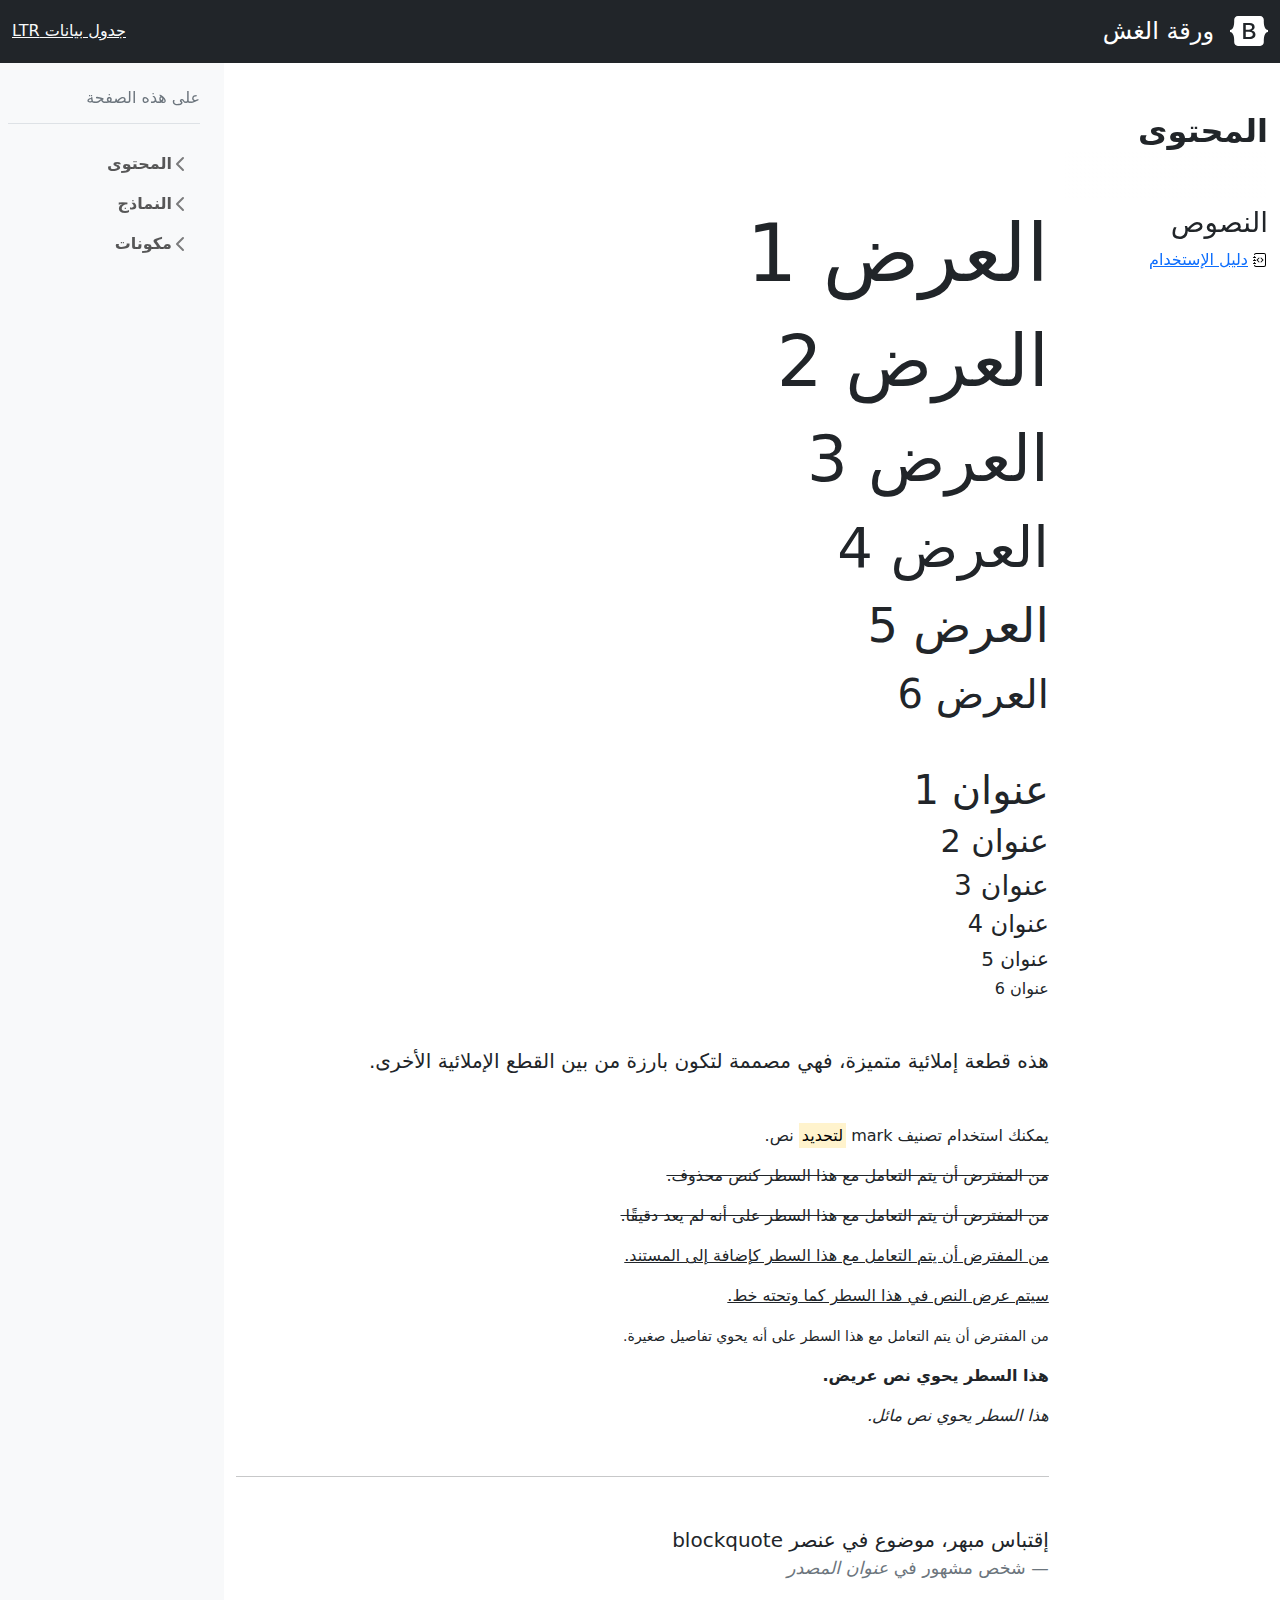
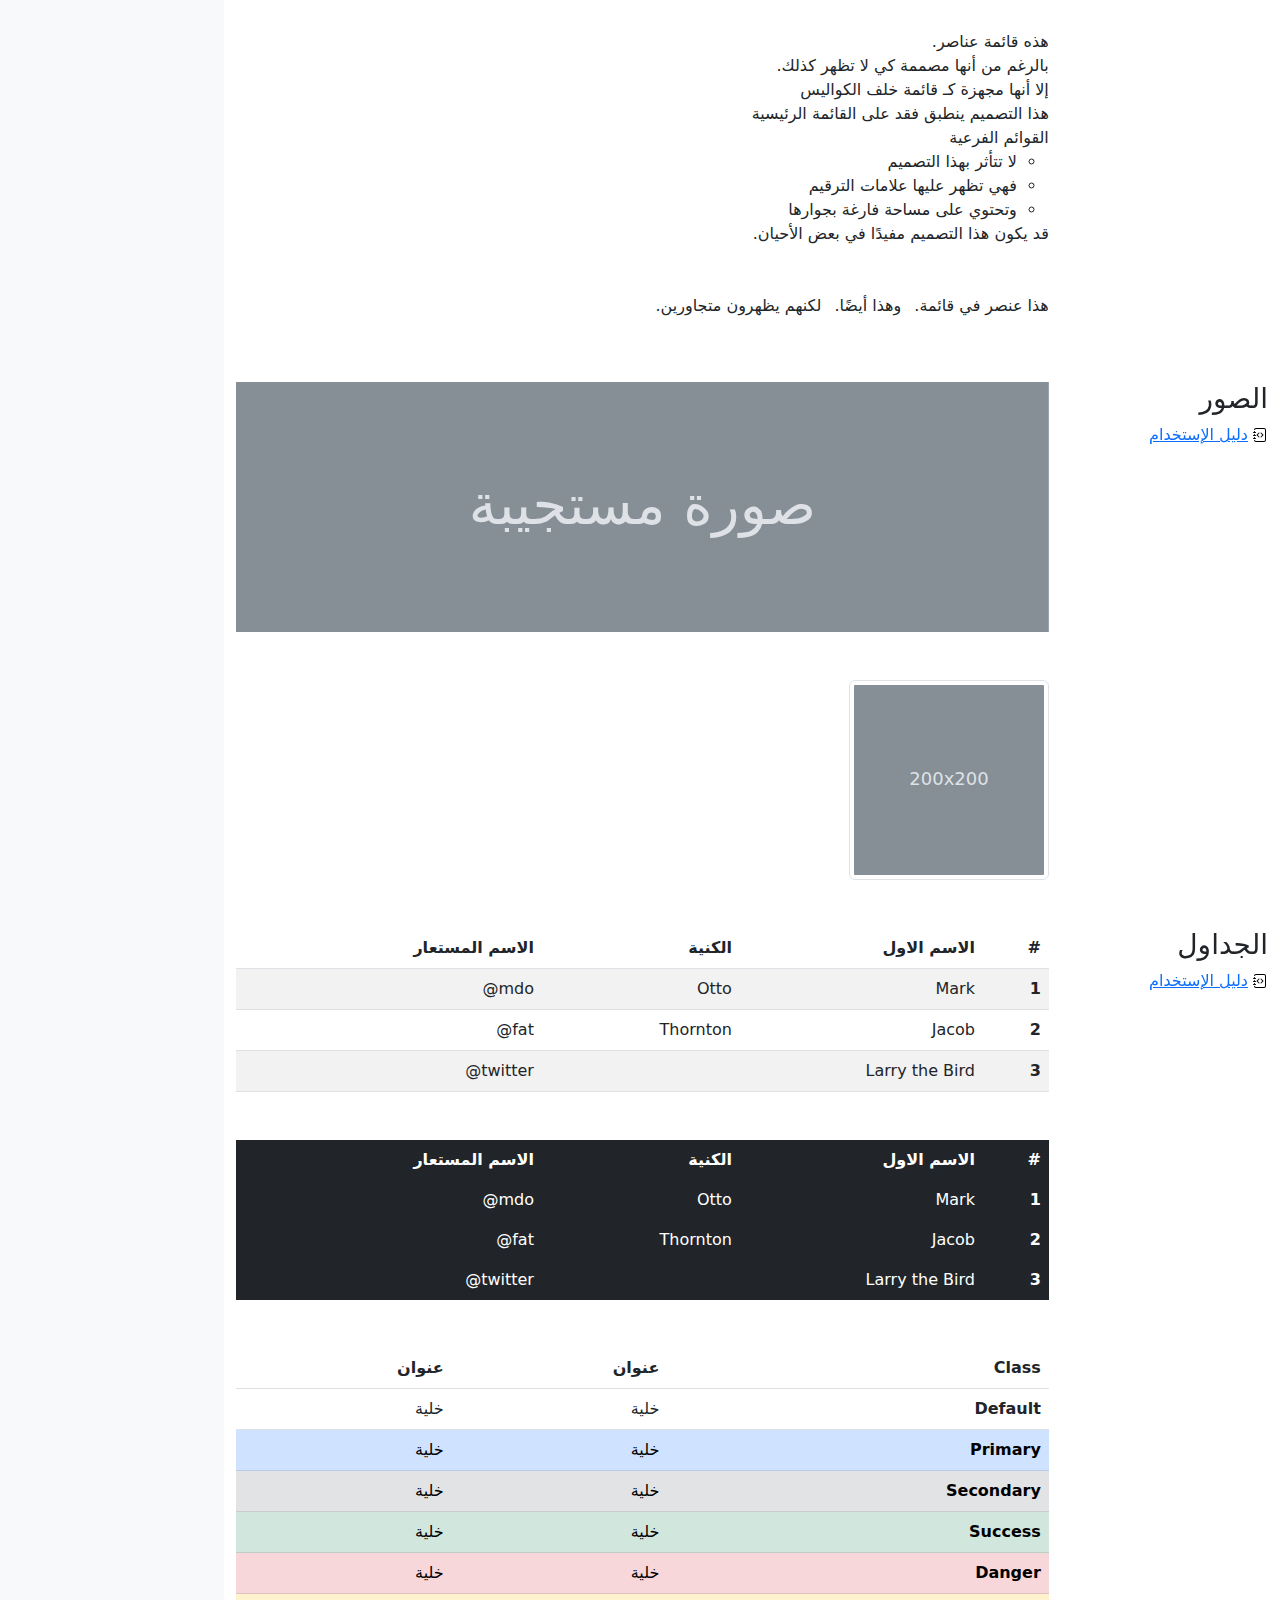
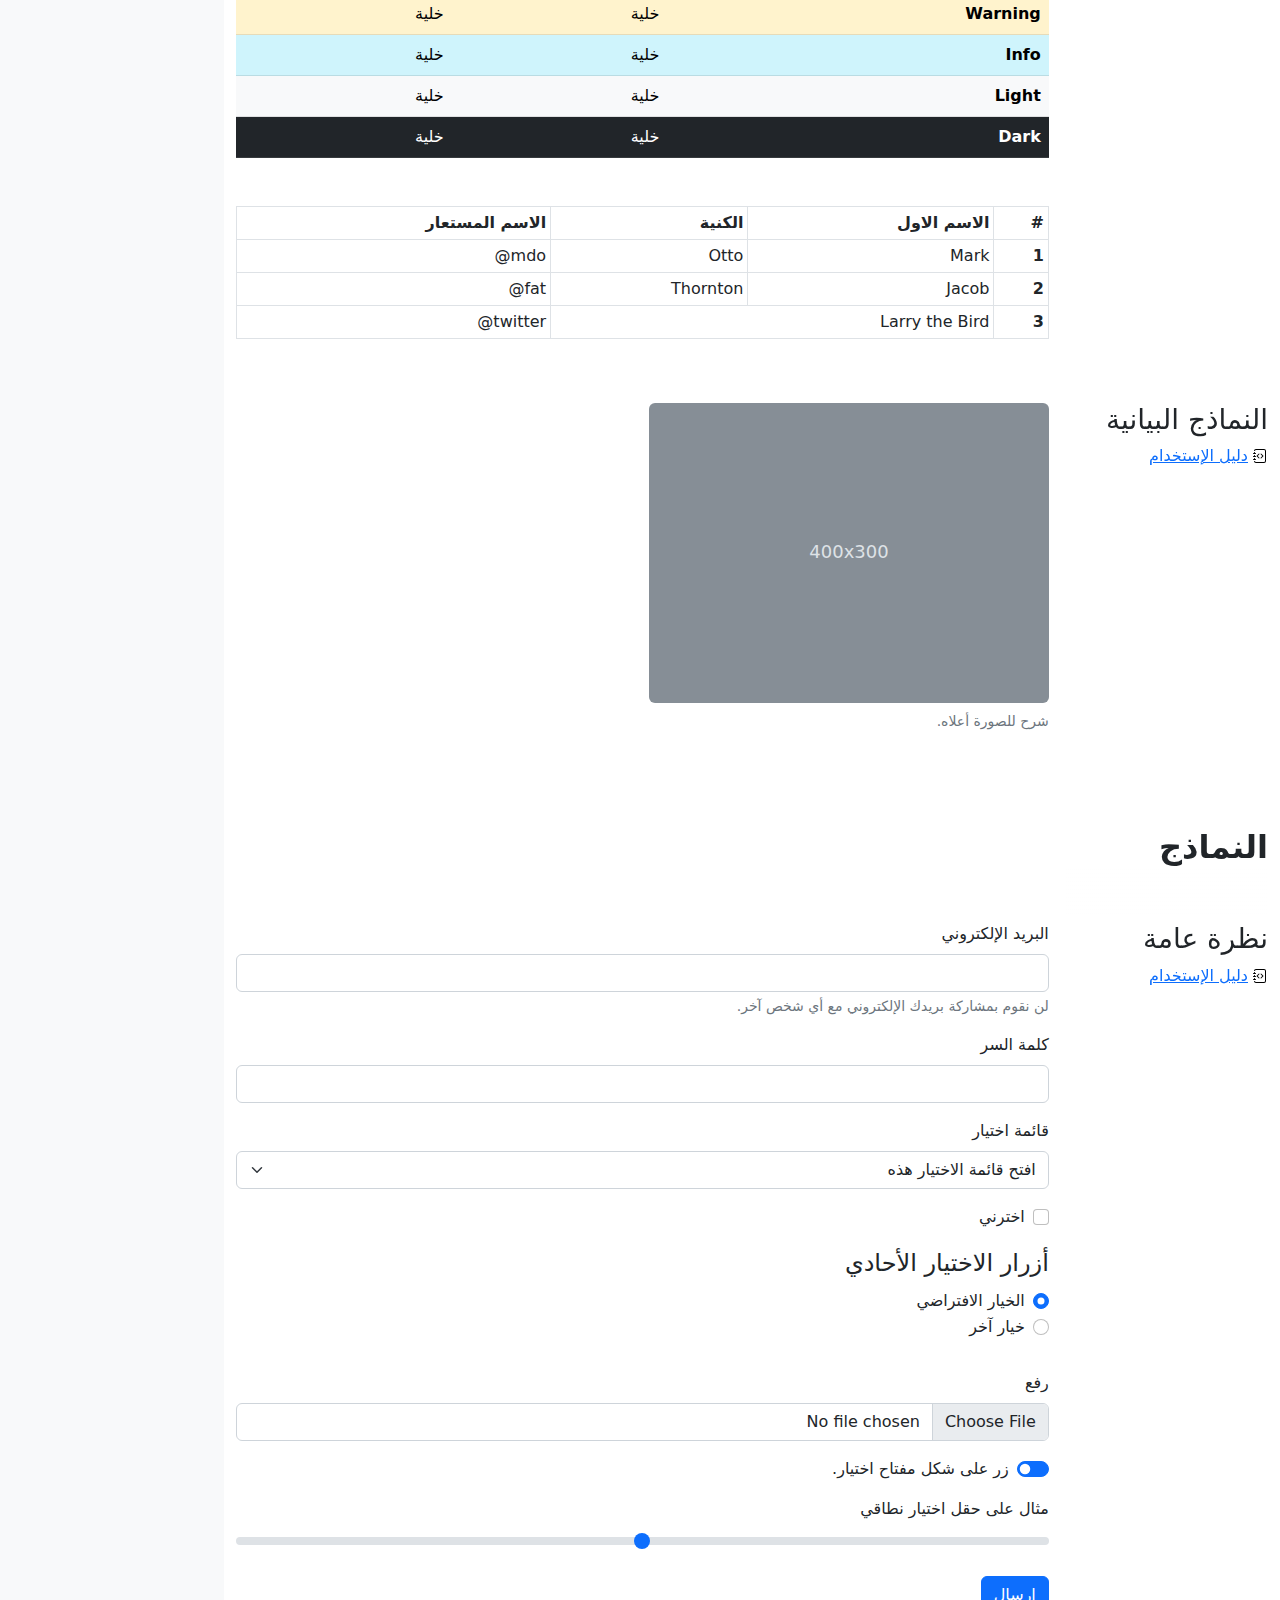
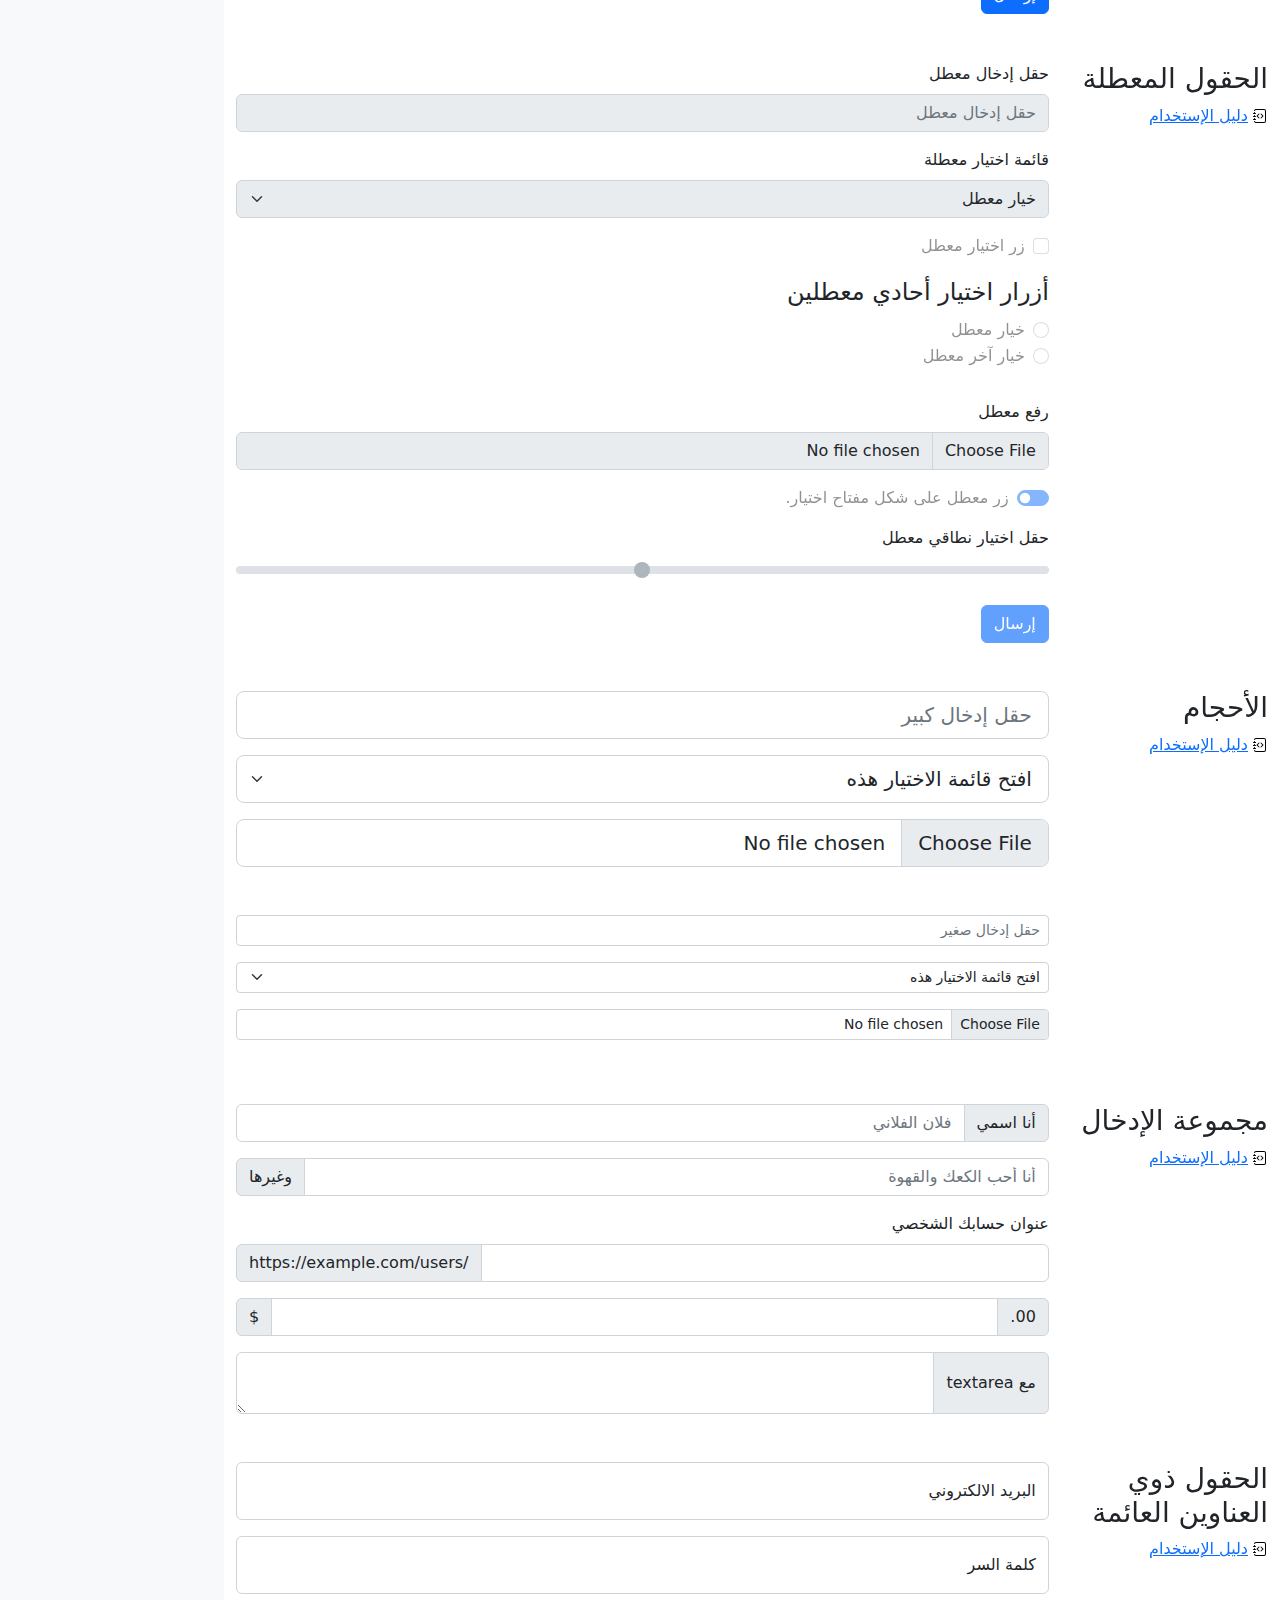
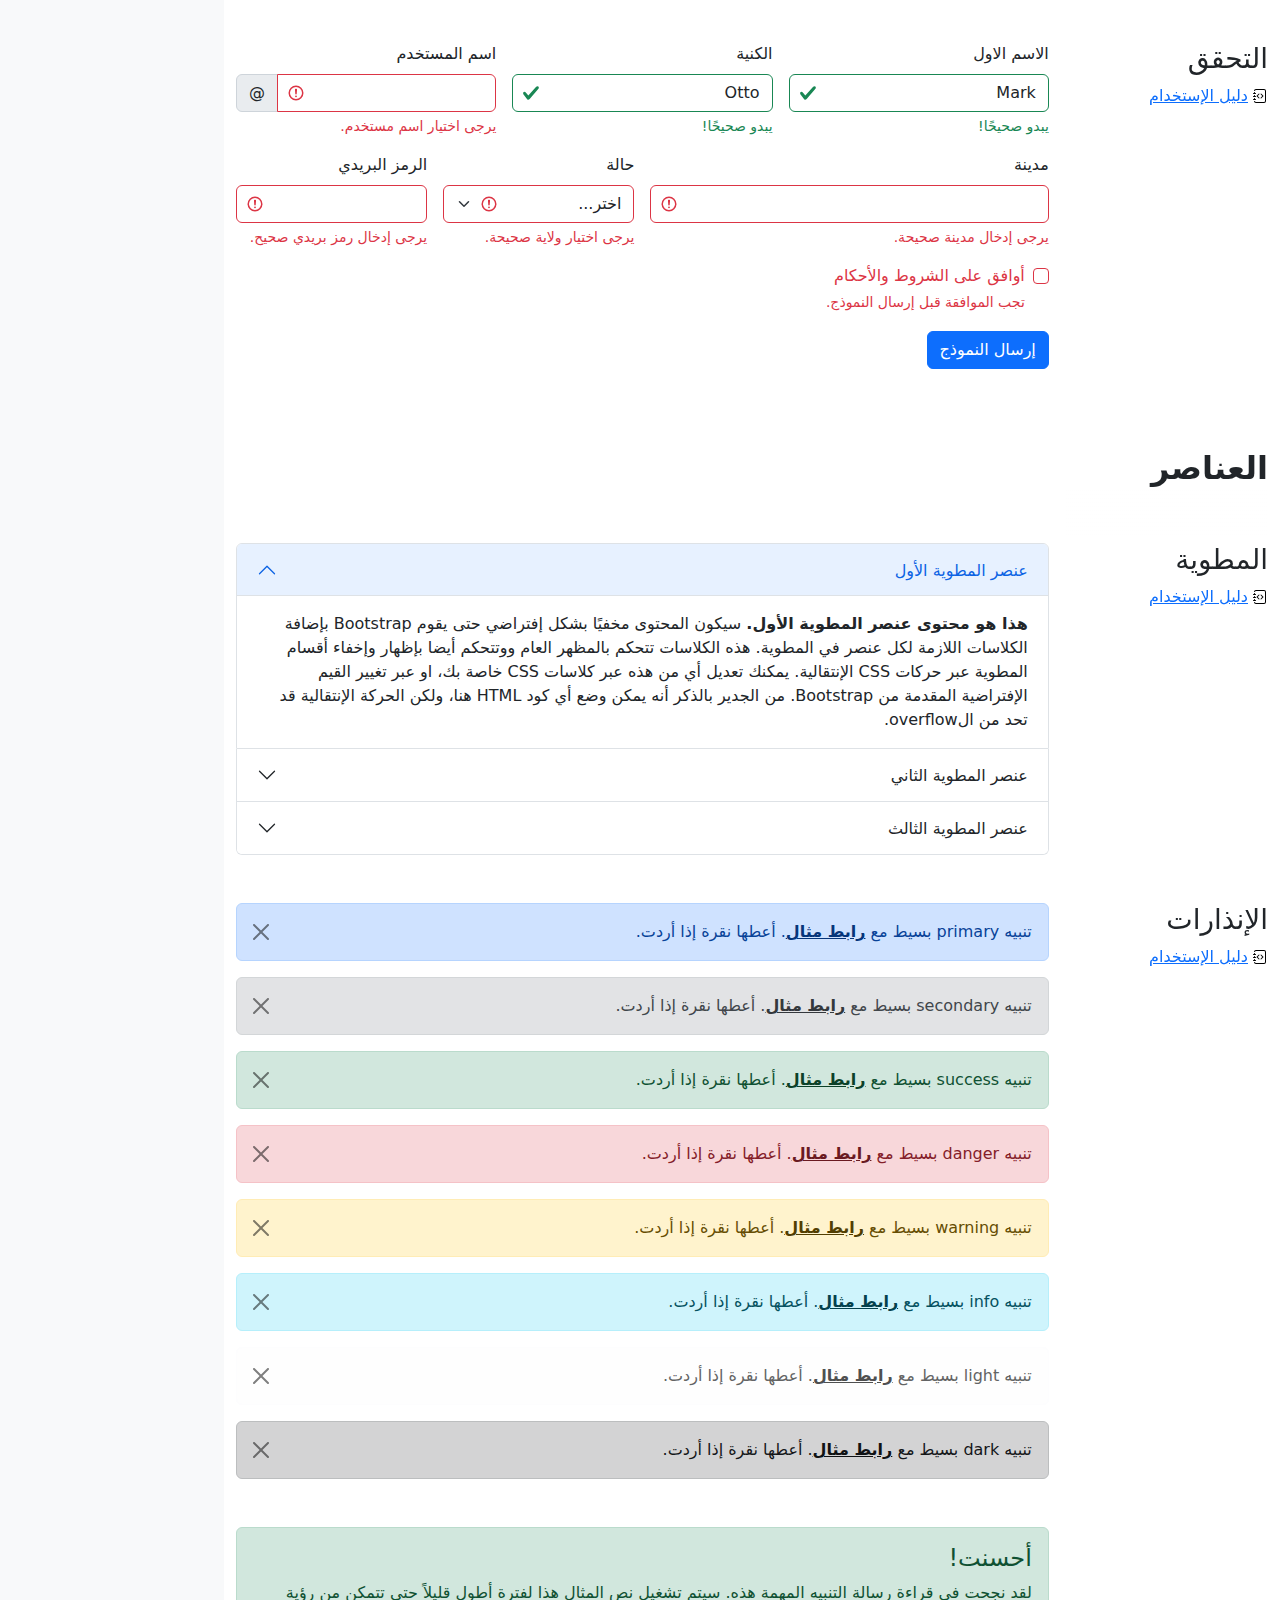
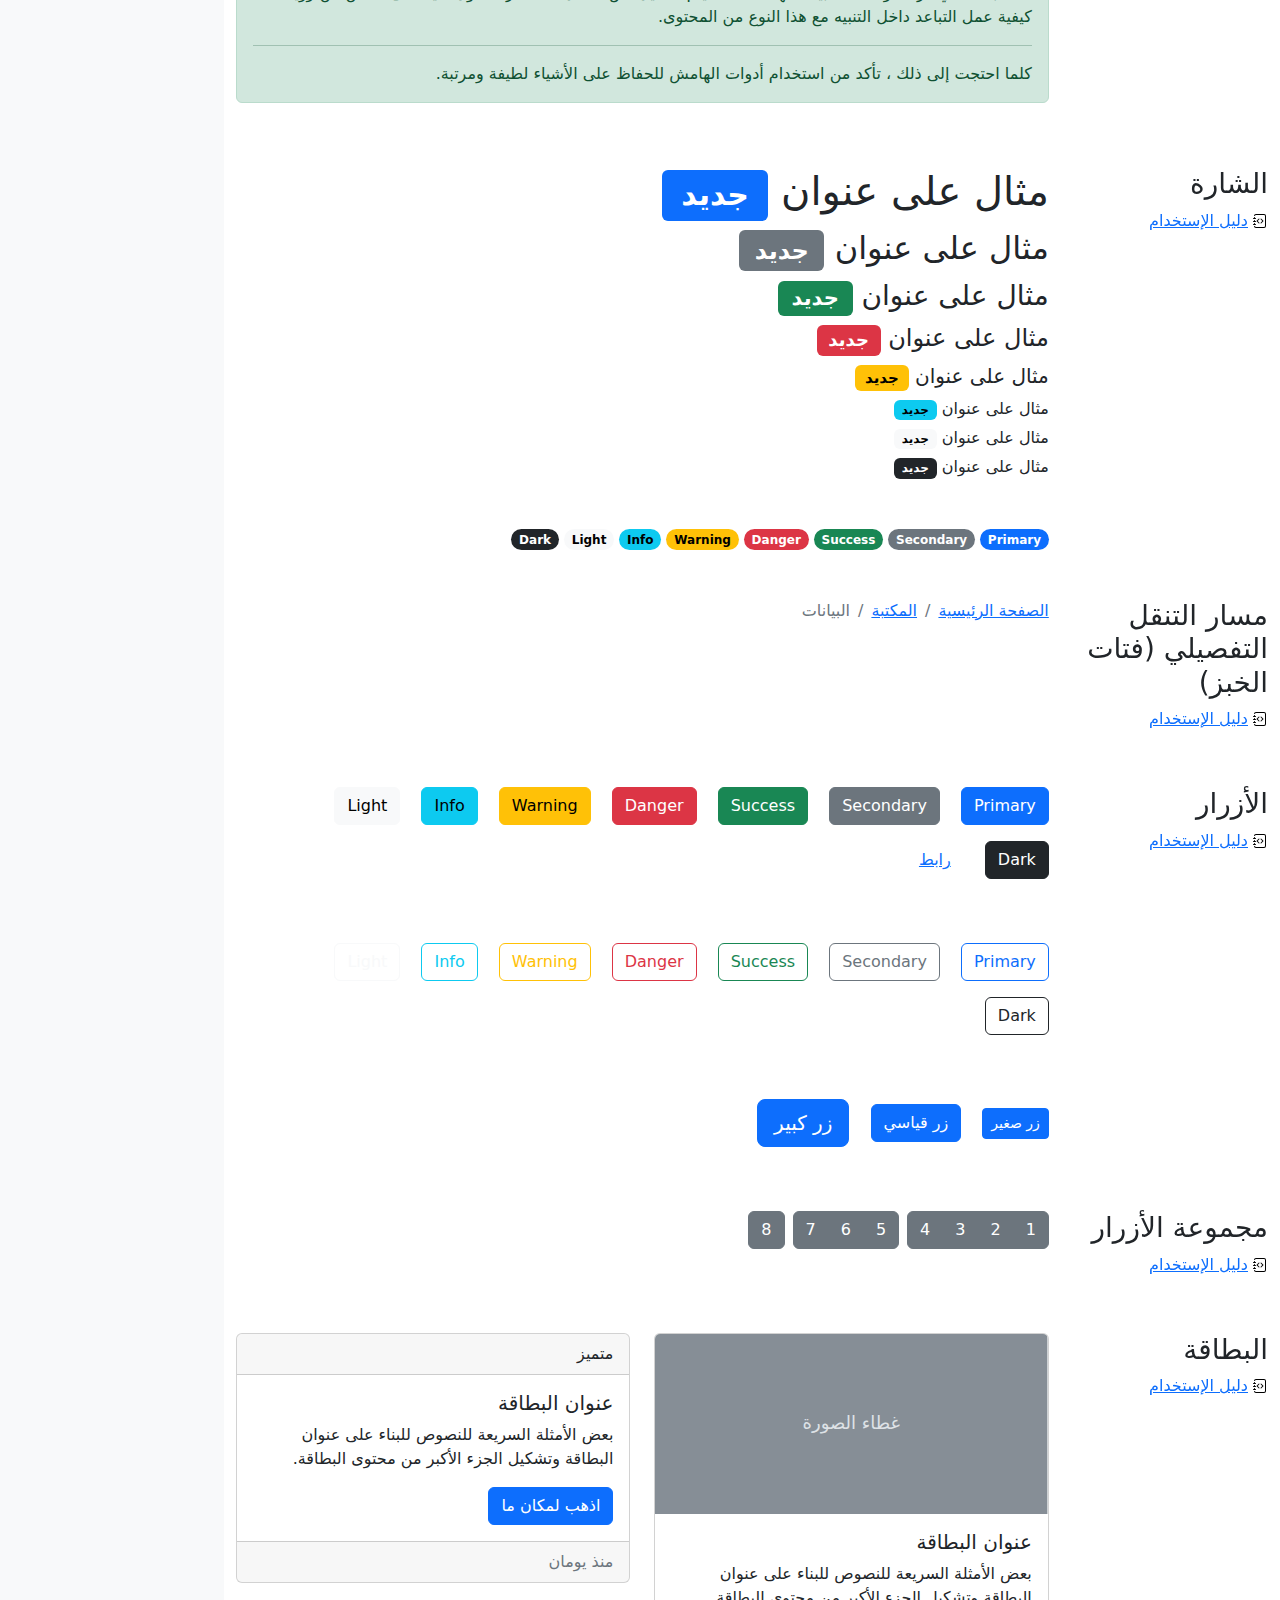
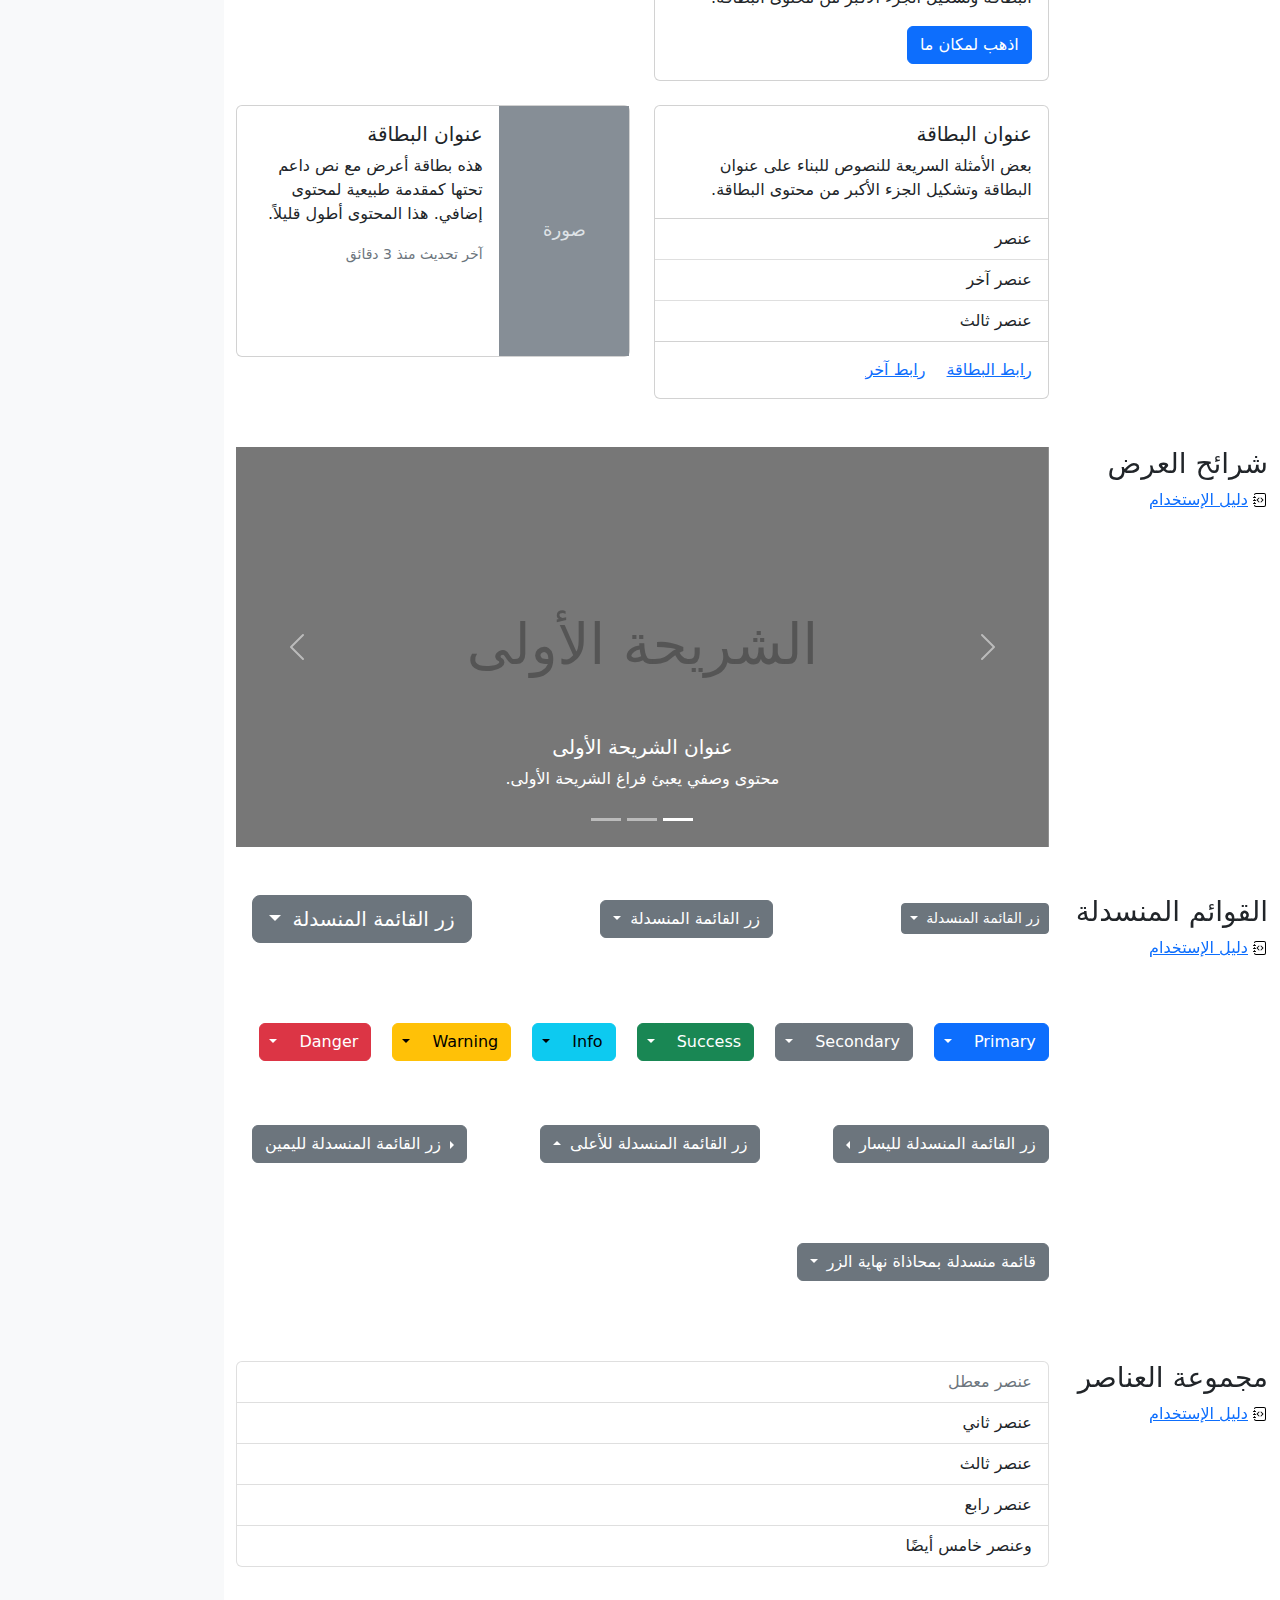
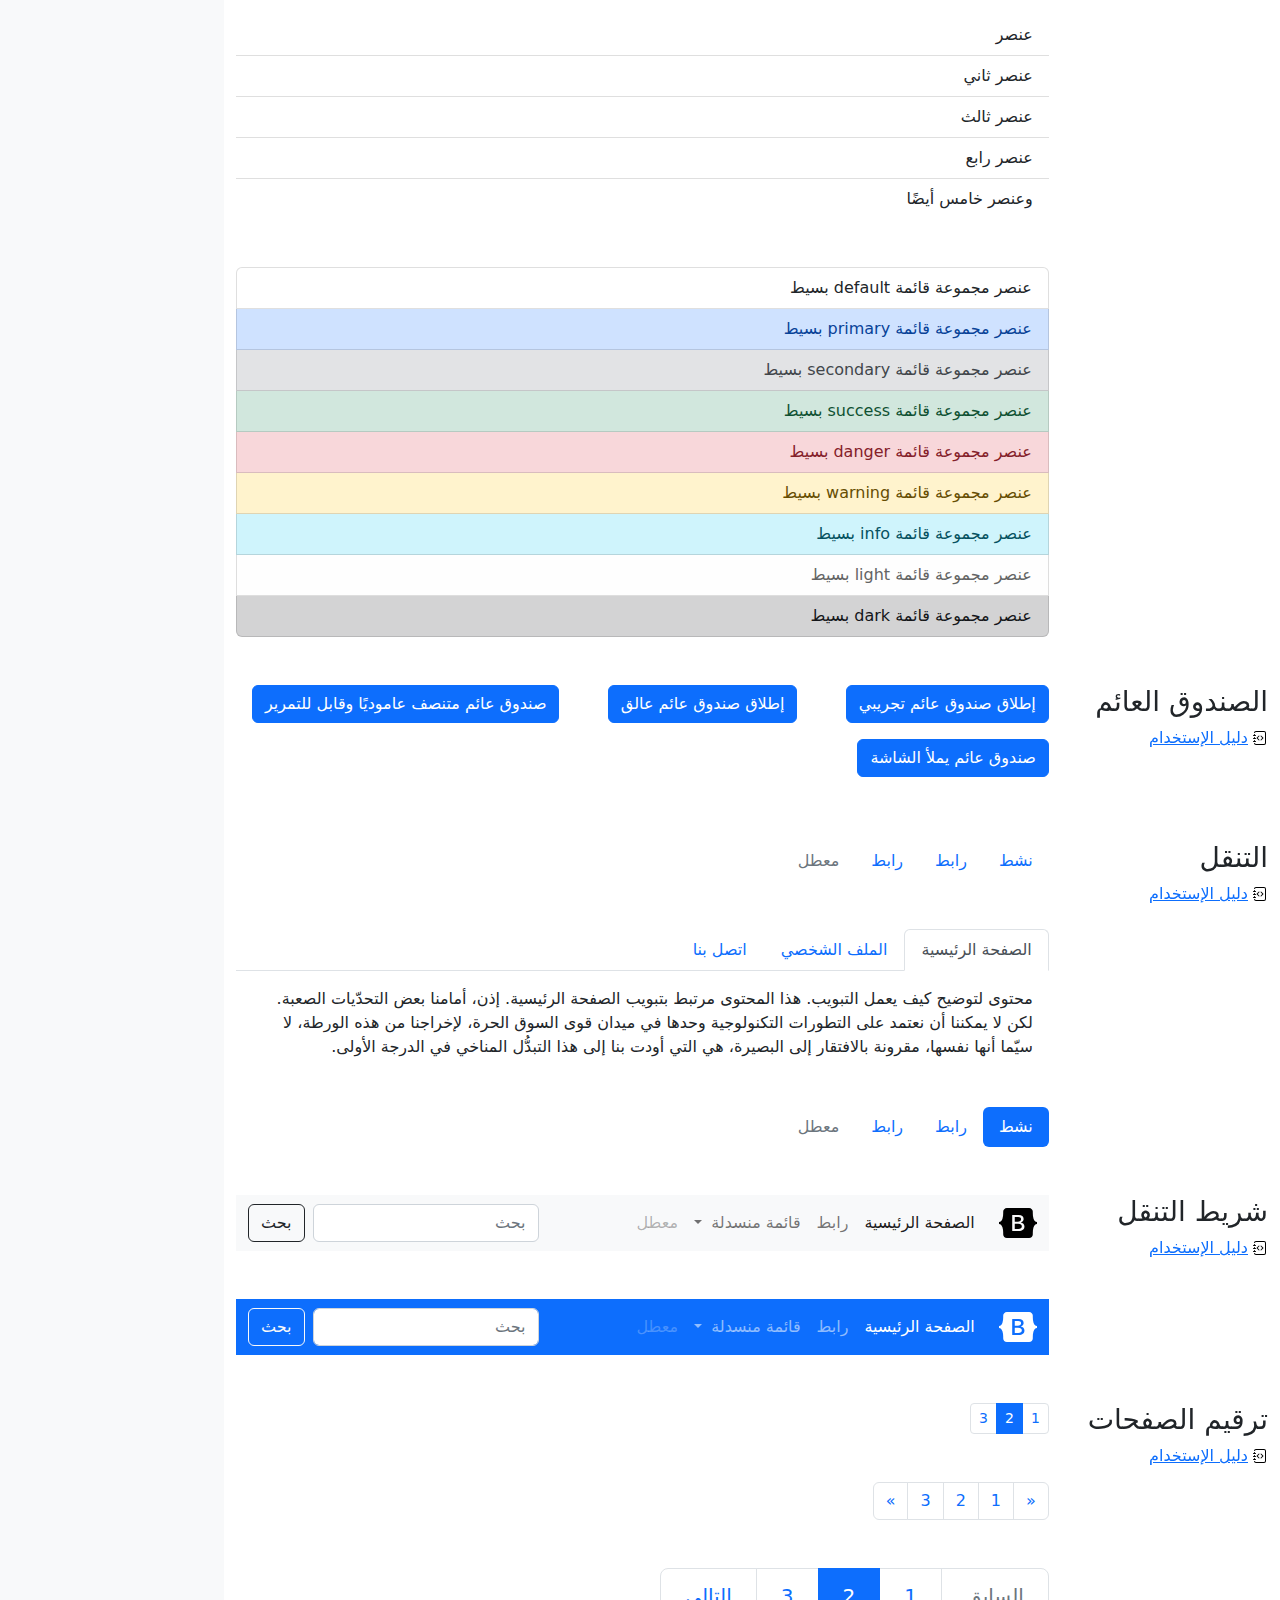
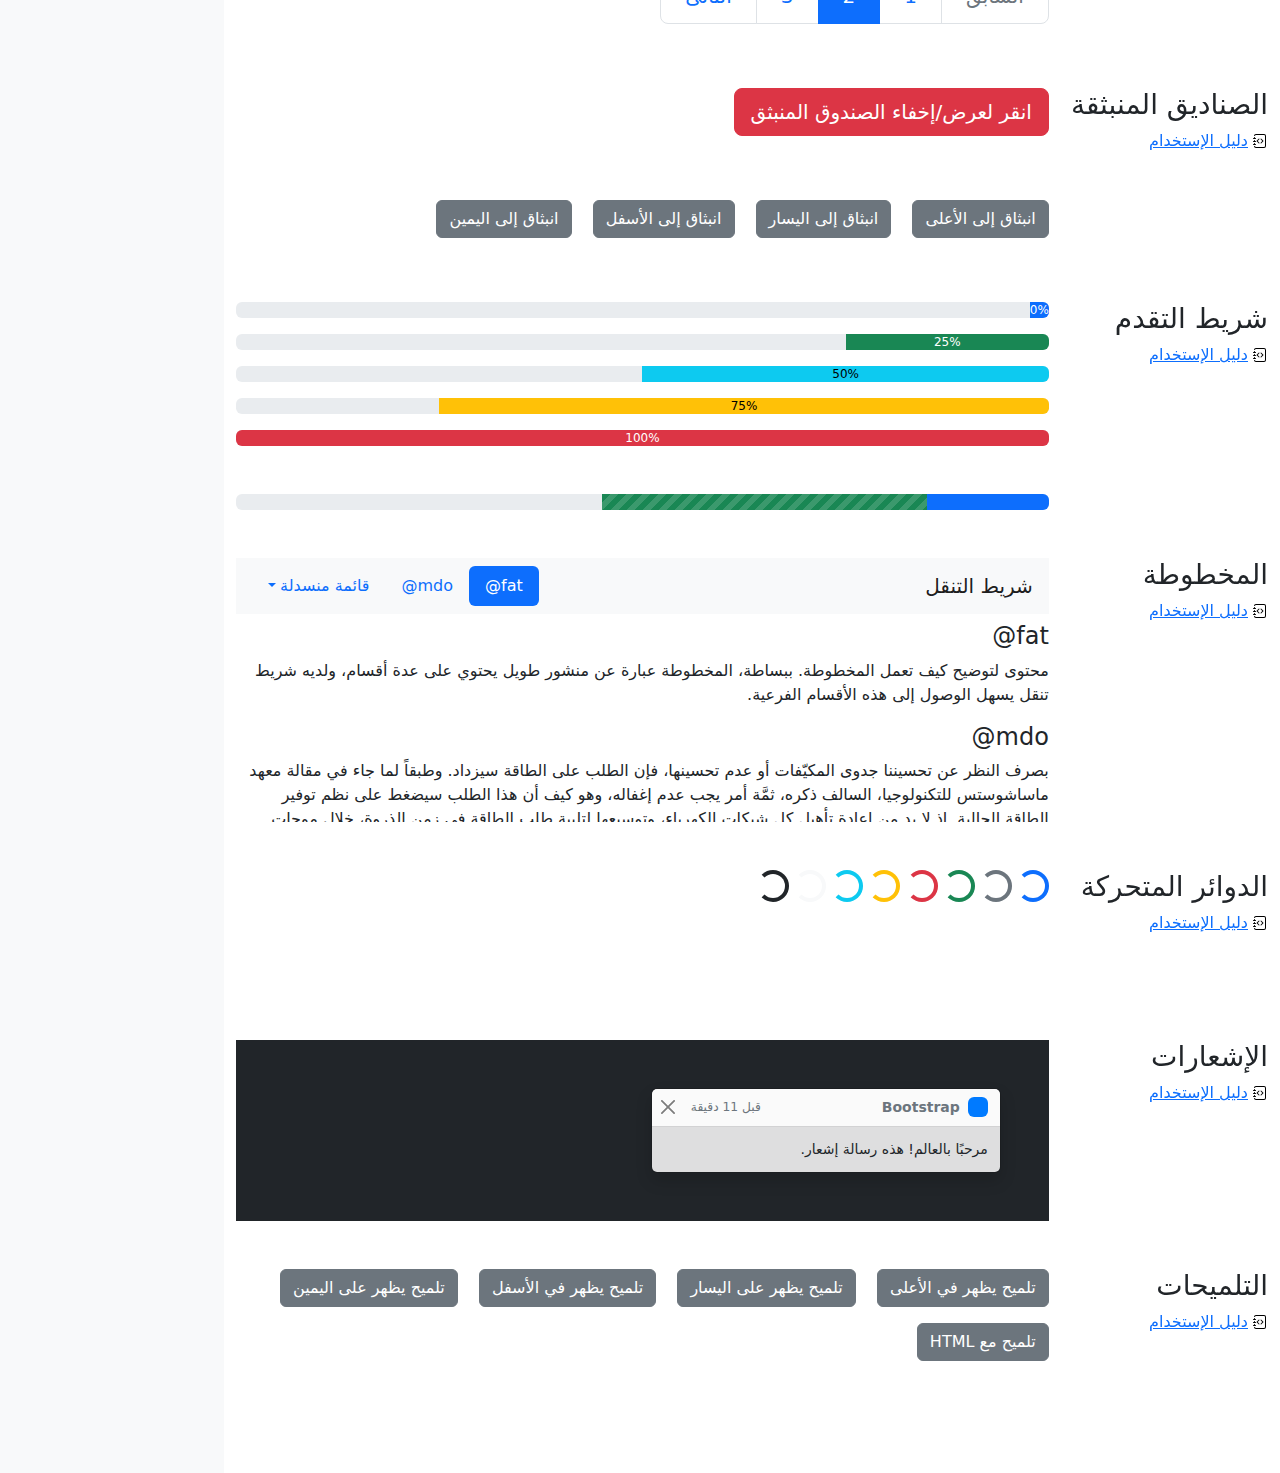
<file: bootstrap-5.2.2-examples/cheatsheet-rtl/index.html>
<!doctype html>
<html lang="ar" dir="rtl">
  <head>
    <meta charset="utf-8">
    <meta name="viewport" content="width=device-width, initial-scale=1">
    <meta name="description" content="">
    <meta name="author" content="Mark Otto, Jacob Thornton, and Bootstrap contributors">
    <meta name="generator" content="Hugo 0.104.2">
    <title>ورقة الغش · Bootstrap v5.2</title>

    <link rel="canonical" href="https://getbootstrap.com/docs/5.2/examples/cheatsheet-rtl/">

    

    

<link href="../assets/dist/css/bootstrap.rtl.min.css" rel="stylesheet">

    <style>
      .bd-placeholder-img {
        font-size: 1.125rem;
        text-anchor: middle;
        -webkit-user-select: none;
        -moz-user-select: none;
        user-select: none;
      }

      @media (min-width: 768px) {
        .bd-placeholder-img-lg {
          font-size: 3.5rem;
        }
      }

      .b-example-divider {
        height: 3rem;
        background-color: rgba(0, 0, 0, .1);
        border: solid rgba(0, 0, 0, .15);
        border-width: 1px 0;
        box-shadow: inset 0 .5em 1.5em rgba(0, 0, 0, .1), inset 0 .125em .5em rgba(0, 0, 0, .15);
      }

      .b-example-vr {
        flex-shrink: 0;
        width: 1.5rem;
        height: 100vh;
      }

      .bi {
        vertical-align: -.125em;
        fill: currentColor;
      }

      .nav-scroller {
        position: relative;
        z-index: 2;
        height: 2.75rem;
        overflow-y: hidden;
      }

      .nav-scroller .nav {
        display: flex;
        flex-wrap: nowrap;
        padding-bottom: 1rem;
        margin-top: -1px;
        overflow-x: auto;
        text-align: center;
        white-space: nowrap;
        -webkit-overflow-scrolling: touch;
      }
    </style>

    
    <!-- Custom styles for this template -->
    <link href="../cheatsheet/cheatsheet.rtl.css" rel="stylesheet">
  </head>
  <body class="bg-light">
    
<header class="bd-header bg-dark py-3 d-flex align-items-stretch border-bottom border-dark">
  <div class="container-fluid d-flex align-items-center">
    <h1 class="d-flex align-items-center fs-4 text-white mb-0">
      <img src="../assets/brand/bootstrap-logo-white.svg" width="38" height="30" class="me-3" alt="Bootstrap">
      ورقة الغش
    </h1>
    <a href="../examples/cheatsheet/" class="ms-auto link-light" hreflang="en">جدول بيانات LTR</a>
  </div>
</header>
<aside class="bd-aside sticky-xl-top text-muted align-self-start mb-3 mb-xl-5 px-2">
  <h2 class="h6 pt-4 pb-3 mb-4 border-bottom">على هذه الصفحة</h2>
  <nav class="small" id="toc">
    <ul class="list-unstyled">
      <li class="my-2">
        <button class="btn d-inline-flex align-items-center collapsed border-0" data-bs-toggle="collapse" aria-expanded="false" data-bs-target="#contents-collapse" aria-controls="contents-collapse">المحتوى</button>
        <ul class="list-unstyled ps-3 collapse" id="contents-collapse">
          <li><a class="d-inline-flex align-items-center rounded text-decoration-none" href="#typography">النصوص</a></li>
          <li><a class="d-inline-flex align-items-center rounded text-decoration-none" href="#images">الصور</a></li>
          <li><a class="d-inline-flex align-items-center rounded text-decoration-none" href="#tables">الجداول</a></li>
          <li><a class="d-inline-flex align-items-center rounded text-decoration-none" href="#figures">النماذج البيانية</a></li>
        </ul>
      </li>
      <li class="my-2">
        <button class="btn d-inline-flex align-items-center collapsed border-0" data-bs-toggle="collapse" aria-expanded="false" data-bs-target="#forms-collapse" aria-controls="forms-collapse">النماذج</button>
        <ul class="list-unstyled ps-3 collapse" id="forms-collapse">
          <li><a class="d-inline-flex align-items-center rounded text-decoration-none" href="#overview">نظرة عامة</a></li>
          <li><a class="d-inline-flex align-items-center rounded text-decoration-none" href="#disabled-forms">الحقول المعطلة</a></li>
          <li><a class="d-inline-flex align-items-center rounded text-decoration-none" href="#sizing">الأحجام</a></li>
          <li><a class="d-inline-flex align-items-center rounded text-decoration-none" href="#input-group">مجموعة الإدخال</a></li>
          <li><a class="d-inline-flex align-items-center rounded text-decoration-none" href="#floating-labels">الحقول ذوي العناوين العائمة</a></li>
          <li><a class="d-inline-flex align-items-center rounded text-decoration-none" href="#validation">التحقق</a></li>
        </ul>
      </li>
      <li class="my-2">
        <button class="btn d-inline-flex align-items-center collapsed border-0" data-bs-toggle="collapse" aria-expanded="false" data-bs-target="#components-collapse" aria-controls="components-collapse">مكونات</button>
        <ul class="list-unstyled ps-3 collapse" id="components-collapse">
          <li><a class="d-inline-flex align-items-center rounded text-decoration-none" href="#accordion">المطوية</a></li>
          <li><a class="d-inline-flex align-items-center rounded text-decoration-none" href="#alerts">الإنذارات</a></li>
          <li><a class="d-inline-flex align-items-center rounded text-decoration-none" href="#badge">الشارة</a></li>
          <li><a class="d-inline-flex align-items-center rounded text-decoration-none" href="#breadcrumb">مسار التنقل التفصيلي</a></li>
          <li><a class="d-inline-flex align-items-center rounded text-decoration-none" href="#buttons">الأزرار</a></li>
          <li><a class="d-inline-flex align-items-center rounded text-decoration-none" href="#button-group">مجموعة الأزرار</a></li>
          <li><a class="d-inline-flex align-items-center rounded text-decoration-none" href="#card">البطاقة</a></li>
          <li><a class="d-inline-flex align-items-center rounded text-decoration-none" href="#carousel">شرائح العرض</a></li>
          <li><a class="d-inline-flex align-items-center rounded text-decoration-none" href="#dropdowns">القوائم المنسدلة</a></li>
          <li><a class="d-inline-flex align-items-center rounded text-decoration-none" href="#list-group">مجموعة العناصر</a></li>
          <li><a class="d-inline-flex align-items-center rounded text-decoration-none" href="#modal">الصندوق العائم</a></li>
          <li><a class="d-inline-flex align-items-center rounded text-decoration-none" href="#navs">التنقل</a></li>
          <li><a class="d-inline-flex align-items-center rounded text-decoration-none" href="#navbar">شريط التنقل</a></li>
          <li><a class="d-inline-flex align-items-center rounded text-decoration-none" href="#pagination">ترقيم الصفحات</a></li>
          <li><a class="d-inline-flex align-items-center rounded text-decoration-none" href="#popovers">الصناديق المنبثقة</a></li>
          <li><a class="d-inline-flex align-items-center rounded text-decoration-none" href="#progress">شريط التقدم</a></li>
          <li><a class="d-inline-flex align-items-center rounded text-decoration-none" href="#scrollspy">المخطوطة</a></li>
          <li><a class="d-inline-flex align-items-center rounded text-decoration-none" href="#spinners">الدوائر المتحركة</a></li>
          <li><a class="d-inline-flex align-items-center rounded text-decoration-none" href="#toasts">الإشعارات</a></li>
          <li><a class="d-inline-flex align-items-center rounded text-decoration-none" href="#tooltips">التلميحات</a></li>
        </ul>
      </li>
    </ul>
  </nav>
</aside>
<div class="bd-cheatsheet container-fluid bg-body">
  <section id="content">
    <h2 class="sticky-xl-top fw-bold pt-3 pt-xl-5 pb-2 pb-xl-3">المحتوى</h2>

    <article class="my-3" id="typography">
      <div class="bd-heading sticky-xl-top align-self-start mt-5 mb-3 mt-xl-0 mb-xl-2">
        <h3>النصوص</h3>
        <a class="d-flex align-items-center" hreflang="en" href="../content/typography/">دليل الإستخدام</a>
      </div>

      <div>
        <div class="bd-example-snippet bd-code-snippet"><div class="bd-example">
        <p class="display-1">العرض 1</p>
        <p class="display-2">العرض 2</p>
        <p class="display-3">العرض 3</p>
        <p class="display-4">العرض 4</p>
        <p class="display-5">العرض 5</p>
        <p class="display-6">العرض 6</p>
        </div></div>


        <div class="bd-example-snippet bd-code-snippet"><div class="bd-example">
        <p class="h1">عنوان 1</p>
        <p class="h2">عنوان 2</p>
        <p class="h3">عنوان 3</p>
        <p class="h4">عنوان 4</p>
        <p class="h5">عنوان 5</p>
        <p class="h6">عنوان 6</p>
        </div></div>


        <div class="bd-example-snippet bd-code-snippet"><div class="bd-example">
        <p class="lead">
          هذه قطعة إملائية متميزة، فهي مصممة لتكون بارزة من بين القطع الإملائية الأخرى.
        </p>
        </div></div>


        <div class="bd-example-snippet bd-code-snippet"><div class="bd-example">
        <p>يمكنك استخدام تصنيف mark <mark>لتحديد</mark> نص.</p>
        <p><del>من المفترض أن يتم التعامل مع هذا السطر كنص محذوف.</del></p>
        <p><s>من المفترض أن يتم التعامل مع هذا السطر على أنه لم يعد دقيقًا.</s></p>
        <p><ins>من المفترض أن يتم التعامل مع هذا السطر كإضافة إلى المستند.</ins></p>
        <p><u>سيتم عرض النص في هذا السطر كما وتحته خط.</u></p>
        <p><small>من المفترض أن يتم التعامل مع هذا السطر على أنه يحوي تفاصيل صغيرة.</small></p>
        <p><strong>هذا السطر يحوي نص عريض.</strong></p>
        <p><em>هذا السطر يحوي نص مائل.</em></p>
        </div></div>


        <div class="bd-example-snippet bd-code-snippet"><div class="bd-example">
        <hr>
        </div></div>


        <div class="bd-example-snippet bd-code-snippet"><div class="bd-example">
        <blockquote class="blockquote">
          <p>إقتباس مبهر، موضوع في عنصر blockquote</p>
          <footer class="blockquote-footer">شخص مشهور في <cite title= "عنوان المصدر"> عنوان المصدر </cite></footer>
        </blockquote>
        </div></div>


        <div class="bd-example-snippet bd-code-snippet"><div class="bd-example">
        <ul class="list-unstyled">
          <li>هذه قائمة عناصر.</li>
          <li>بالرغم من أنها مصممة كي لا تظهر كذلك.</li>
          <li>إلا أنها مجهزة كـ قائمة خلف الكواليس</li>
          <li>هذا التصميم ينطبق فقد على القائمة الرئيسية</li>
          <li>القوائم الفرعية
            <ul>
              <li>لا تتأثر بهذا التصميم</li>
              <li>فهي تظهر عليها علامات الترقيم</li>
              <li>وتحتوي على مساحة فارغة بجوارها</li>
            </ul>
          </li>
          <li>قد يكون هذا التصميم مفيدًا في بعض الأحيان.</li>
        </ul>
        </div></div>


        <div class="bd-example-snippet bd-code-snippet"><div class="bd-example">
        <ul class="list-inline">
          <li class="list-inline-item">هذا عنصر في قائمة.</li>
          <li class="list-inline-item">وهذا أيضًا.</li>
          <li class="list-inline-item">لكنهم يظهرون متجاورين.</li>
        </ul>
        </div></div>

      </div>
    </article>
    <article class="my-3" id="images">
      <div class="bd-heading sticky-xl-top align-self-start mt-5 mb-3 mt-xl-0 mb-xl-2">
        <h3>الصور</h3>
        <a class="d-flex align-items-center" hreflang="en" href="../content/images/">دليل الإستخدام</a>
      </div>

      <div>
        <div class="bd-example-snippet bd-code-snippet"><div class="bd-example">
        <svg class="bd-placeholder-img bd-placeholder-img-lg img-fluid" width="100%" height="250" xmlns="http://www.w3.org/2000/svg" role="img" aria-label="Placeholder: صورة مستجيبة" preserveAspectRatio="xMidYMid slice" focusable="false"><title>Placeholder</title><rect width="100%" height="100%" fill="#868e96"/><text x="50%" y="50%" fill="#dee2e6" dy=".3em">صورة مستجيبة</text></svg>

        </div></div>


        <div class="bd-example-snippet bd-code-snippet"><div class="bd-example">
        <svg class="bd-placeholder-img img-thumbnail" width="200" height="200" xmlns="http://www.w3.org/2000/svg" role="img" aria-label="صورة عنصر نائب مربع عام مع حدود بيضاء حولها ، مما يجعلها تشبه صورة تم التقاطها بكاميرا فورية قديمة: 200x200" preserveAspectRatio="xMidYMid slice" focusable="false"><title>صورة عنصر نائب مربع عام مع حدود بيضاء حولها ، مما يجعلها تشبه صورة تم التقاطها بكاميرا فورية قديمة</title><rect width="100%" height="100%" fill="#868e96"/><text x="50%" y="50%" fill="#dee2e6" dy=".3em">200x200</text></svg>

        </div></div>

      </div>
    </article>
    <article class="my-3" id="tables">
      <div class="bd-heading sticky-xl-top align-self-start mt-5 mb-3 mt-xl-0 mb-xl-2">
        <h3>الجداول</h3>
        <a class="d-flex align-items-center" hreflang="en" href="../content/tables/">دليل الإستخدام</a>
      </div>

      <div>
        <div class="bd-example-snippet bd-code-snippet"><div class="bd-example">
        <table class="table table-striped">
          <thead>
          <tr>
            <th scope="col">#</th>
            <th scope="col">الاسم الاول</th>
            <th scope="col">الكنية</th>
            <th scope="col">الاسم المستعار</th>
          </tr>
          </thead>
          <tbody>
          <tr>
            <th scope="row">1</th>
            <td>Mark</td>
            <td>Otto</td>
            <td><bdo lang="en" dir="ltr">@mdo</bdo></td>
          </tr>
          <tr>
            <th scope="row">2</th>
            <td>Jacob</td>
            <td>Thornton</td>
            <td><bdo lang="en" dir="ltr">@fat</bdo></td>
          </tr>
          <tr>
            <th scope="row">3</th>
            <td colspan="2">Larry the Bird</td>
            <td><bdo lang="en" dir="ltr">@twitter</bdo></td>
          </tr>
          </tbody>
        </table>
        </div></div>


        <div class="bd-example-snippet bd-code-snippet"><div class="bd-example">
        <table class="table table-dark table-borderless">
          <thead>
          <tr>
            <th scope="col">#</th>
            <th scope="col">الاسم الاول</th>
            <th scope="col">الكنية</th>
            <th scope="col">الاسم المستعار</th>
          </tr>
          </thead>
          <tbody>
          <tr>
            <th scope="row">1</th>
            <td>Mark</td>
            <td>Otto</td>
            <td><bdo lang="en" dir="ltr">@mdo</bdo></td>
          </tr>
          <tr>
            <th scope="row">2</th>
            <td>Jacob</td>
            <td>Thornton</td>
            <td><bdo lang="en" dir="ltr">@fat</bdo></td>
          </tr>
          <tr>
            <th scope="row">3</th>
            <td colspan="2">Larry the Bird</td>
            <td><bdo lang="en" dir="ltr">@twitter</bdo></td>
          </tr>
          </tbody>
        </table>
        </div></div>


        <div class="bd-example-snippet bd-code-snippet"><div class="bd-example">
        <table class="table table-hover">
          <thead>
          <tr>
            <th scope="col">Class</th>
            <th scope="col">عنوان</th>
            <th scope="col">عنوان</th>
          </tr>
          </thead>
          <tbody>
          <tr>
            <th scope="row">Default</th>
            <td>خلية</td>
            <td>خلية</td>
          </tr>
          
          <tr class="table-primary">
            <th scope="row">Primary</th>
            <td>خلية</td>
            <td>خلية</td>
          </tr>
          <tr class="table-secondary">
            <th scope="row">Secondary</th>
            <td>خلية</td>
            <td>خلية</td>
          </tr>
          <tr class="table-success">
            <th scope="row">Success</th>
            <td>خلية</td>
            <td>خلية</td>
          </tr>
          <tr class="table-danger">
            <th scope="row">Danger</th>
            <td>خلية</td>
            <td>خلية</td>
          </tr>
          <tr class="table-warning">
            <th scope="row">Warning</th>
            <td>خلية</td>
            <td>خلية</td>
          </tr>
          <tr class="table-info">
            <th scope="row">Info</th>
            <td>خلية</td>
            <td>خلية</td>
          </tr>
          <tr class="table-light">
            <th scope="row">Light</th>
            <td>خلية</td>
            <td>خلية</td>
          </tr>
          <tr class="table-dark">
            <th scope="row">Dark</th>
            <td>خلية</td>
            <td>خلية</td>
          </tr>
          </tbody>
        </table>
        </div></div>


        <div class="bd-example-snippet bd-code-snippet"><div class="bd-example">
        <table class="table table-sm table-bordered">
          <thead>
          <tr>
            <th scope="col">#</th>
            <th scope="col">الاسم الاول</th>
            <th scope="col">الكنية</th>
            <th scope="col">الاسم المستعار</th>
          </tr>
          </thead>
          <tbody>
          <tr>
            <th scope="row">1</th>
            <td>Mark</td>
            <td>Otto</td>
            <td><bdo lang="en" dir="ltr">@mdo</bdo></td>
          </tr>
          <tr>
            <th scope="row">2</th>
            <td>Jacob</td>
            <td>Thornton</td>
            <td><bdo lang="en" dir="ltr">@fat</bdo></td>
          </tr>
          <tr>
            <th scope="row">3</th>
            <td colspan="2">Larry the Bird</td>
            <td><bdo lang="en" dir="ltr">@twitter</bdo></td>
          </tr>
          </tbody>
        </table>
        </div></div>

      </div>
    </article>
    <article class="my-3" id="figures">
      <div class="bd-heading sticky-xl-top align-self-start mt-5 mb-3 mt-xl-0 mb-xl-2">
        <h3>النماذج البيانية</h3>
        <a class="d-flex align-items-center" hreflang="en" href="../content/figures/">دليل الإستخدام</a>
      </div>

      <div>
        <div class="bd-example-snippet bd-code-snippet"><div class="bd-example">
        <figure class="figure">
          <svg class="bd-placeholder-img figure-img img-fluid rounded" width="400" height="300" xmlns="http://www.w3.org/2000/svg" role="img" aria-label="Placeholder: 400x300" preserveAspectRatio="xMidYMid slice" focusable="false"><title>Placeholder</title><rect width="100%" height="100%" fill="#868e96"/><text x="50%" y="50%" fill="#dee2e6" dy=".3em">400x300</text></svg>

          <figcaption class="figure-caption">شرح للصورة أعلاه.</figcaption>
        </figure>
        </div></div>

      </div>
    </article>
  </section>

  <section id="forms">
    <h2 class="sticky-xl-top fw-bold pt-3 pt-xl-5 pb-2 pb-xl-3">النماذج</h2>

    <article class="my-3" id="overview">
      <div class="bd-heading sticky-xl-top align-self-start mt-5 mb-3 mt-xl-0 mb-xl-2">
        <h3>نظرة عامة</h3>
        <a class="d-flex align-items-center" hreflang="en" href="../forms/overview/">دليل الإستخدام</a>
      </div>

      <div>
        <div class="bd-example-snippet bd-code-snippet"><div class="bd-example">
        <form>
          <div class="mb-3">
            <label for="exampleInputEmail1" class="form-label">البريد الإلكتروني</label>
            <input type="email" class="form-control" id="exampleInputEmail1" aria-describedby="emailHelp">
            <div id="emailHelp" class="form-text">لن نقوم بمشاركة بريدك الإلكتروني مع أي شخص آخر.</div>
          </div>
          <div class="mb-3">
            <label for="exampleInputPassword1" class="form-label">كلمة السر</label>
            <input type="password" class="form-control" id="exampleInputPassword1">
          </div>
          <div class="mb-3">
            <label for="exampleSelect" class="form-label">قائمة اختيار</label>
            <select class="form-select" id="exampleSelect">
              <option selected>افتح قائمة الاختيار هذه</option>
              <option value="1">واحد</option>
              <option value="2">اثنان</option>
              <option value="3">ثلاثة</option>
            </select>
          </div>
          <div class="mb-3 form-check">
            <input type="checkbox" class="form-check-input" id="exampleCheck1">
            <label class="form-check-label" for="exampleCheck1">اخترني</label>
          </div>
          <fieldset class="mb-3">
            <legend>أزرار الاختيار الأحادي</legend>
            <div class="form-check">
              <input type="radio" name="radios" class="form-check-input" id="exampleRadio1" checked>
              <label class="form-check-label" for="exampleRadio1">الخيار الافتراضي</label>
            </div>
            <div class="mb-3 form-check">
              <input type="radio" name="radios" class="form-check-input" id="exampleRadio2">
              <label class="form-check-label" for="exampleRadio2">خيار آخر</label>
            </div>
          </fieldset>
          <div class="mb-3">
            <label class="form-label" for="customFile">رفع</label>
            <input type="file" class="form-control" id="customFile">
          </div>
          <div class="mb-3 form-check form-switch">
            <input class="form-check-input" type="checkbox" role="switch" id="flexSwitchCheckChecked" checked>
            <label class="form-check-label" for="flexSwitchCheckChecked">زر على شكل مفتاح اختيار.</label>
          </div>
          <div class="mb-3">
            <label for="customRange3" class="form-label">مثال على حقل اختيار نطاقي</label>
            <input type="range" class="form-range" min="0" max="5" step="0.5" id="customRange3">
          </div>
          <button type="submit" class="btn btn-primary">إرسال</button>
        </form>
        </div></div>

      </div>
    </article>
    <article class="my-3" id="disabled-forms">
      <div class="bd-heading sticky-xl-top align-self-start mt-5 mb-3 mt-xl-0 mb-xl-2">
        <h3>الحقول المعطلة</h3>
        <a class="d-flex align-items-center" hreflang="en" href="../forms/overview/#disabled-forms">دليل الإستخدام</a>
      </div>

      <div>
        <div class="bd-example-snippet bd-code-snippet"><div class="bd-example">
        <form>
          <fieldset disabled aria-label="مثال على مجموعة الحقول المعطلة">
            <div class="mb-3">
              <label for="disabledTextInput" class="form-label">حقل إدخال معطل</label>
              <input type="text" id="disabledTextInput" class="form-control" placeholder="حقل إدخال معطل">
            </div>
            <div class="mb-3">
              <label for="disabledSelect" class="form-label">قائمة اختيار معطلة</label>
              <select id="disabledSelect" class="form-select">
                <option>خيار معطل</option>
              </select>
            </div>
            <div class="mb-3">
              <div class="form-check">
                <input class="form-check-input" type="checkbox" id="disabledFieldsetCheck" disabled>
                <label class="form-check-label" for="disabledFieldsetCheck">
                  زر اختيار معطل
                </label>
              </div>
            </div>
            <fieldset class="mb-3">
              <legend>أزرار اختيار أحادي معطلين</legend>
              <div class="form-check">
                <input type="radio" name="radios" class="form-check-input" id="disabledRadio1" disabled>
                <label class="form-check-label" for="disabledRadio1">خيار معطل</label>
              </div>
              <div class="mb-3 form-check">
                <input type="radio" name="radios" class="form-check-input" id="disabledRadio2" disabled>
                <label class="form-check-label" for="disabledRadio2">خيار آخر معطل</label>
              </div>
            </fieldset>
            <div class="mb-3">
              <label class="form-label" for="disabledCustomFile">رفع معطل</label>
              <input type="file" class="form-control" id="disabledCustomFile" disabled>
            </div>
            <div class="mb-3 form-check form-switch">
              <input class="form-check-input" type="checkbox" role="switch" id="disabledSwitchCheckChecked" checked disabled>
              <label class="form-check-label" for="disabledSwitchCheckChecked">زر معطل على شكل مفتاح اختيار.</label>
            </div>
            <div class="mb-3">
              <label for="disabledRange" class="form-label">حقل اختيار نطاقي معطل</label>
              <input type="range" class="form-range" min="0" max="5" step="0.5" id="disabledRange">
            </div>
            <button type="submit" class="btn btn-primary">إرسال</button>
          </fieldset>
        </form>
        </div></div>

      </div>
    </article>
    <article class="my-3" id="sizing">
      <div class="bd-heading sticky-xl-top align-self-start mt-5 mb-3 mt-xl-0 mb-xl-2">
        <h3>الأحجام</h3>
        <a class="d-flex align-items-center" hreflang="en" href="../forms/form-control/#sizing">دليل الإستخدام</a>
      </div>

      <div>
        <div class="bd-example-snippet bd-code-snippet"><div class="bd-example">
        <div class="mb-3">
          <input class="form-control form-control-lg" type="text" placeholder="حقل إدخال كبير" aria-label=".form-control-lg مثال">
        </div>
        <div class="mb-3">
          <select class="form-select form-select-lg" aria-label=".form-select-lg مثال">
            <option selected>افتح قائمة الاختيار هذه</option>
            <option value="1">واحد</option>
            <option value="2">اثنان</option>
            <option value="3">ثلاثة</option>
          </select>
        </div>
        <div class="mb-3">
          <input type="file" class="form-control form-control-lg" aria-label="مثال على إدخال ملف كبير">
        </div>
        </div></div>


        <div class="bd-example-snippet bd-code-snippet"><div class="bd-example">
        <div class="mb-3">
          <input class="form-control form-control-sm" type="text" placeholder="حقل إدخال صغير" aria-label=".form-control-sm مثال">
        </div>
        <div class="mb-3">
          <select class="form-select form-select-sm" aria-label=".form-select-sm مثال">
            <option selected>افتح قائمة الاختيار هذه</option>
            <option value="1">واحد</option>
            <option value="2">اثنان</option>
            <option value="3">ثلاثة</option>
          </select>
        </div>
        <div class="mb-3">
          <input type="file" class="form-control form-control-sm" aria-label="مثال على إدخال ملف صغير">
        </div>
        </div></div>

      </div>
    </article>
    <article class="my-3" id="input-group">
      <div class="bd-heading sticky-xl-top align-self-start mt-5 mb-3 mt-xl-0 mb-xl-2">
        <h3>مجموعة الإدخال</h3>
        <a class="d-flex align-items-center" hreflang="en" href="../forms/input-group/">دليل الإستخدام</a>
      </div>

      <div>
        <div class="bd-example-snippet bd-code-snippet"><div class="bd-example">
        <div class="input-group mb-3">
          <span class="input-group-text" id="basic-addon1">أنا اسمي</span>
          <input type="text" class="form-control" placeholder="فلان الفلاني" aria-label="الاسم" aria-describedby="basic-addon1">
        </div>
        <div class="input-group mb-3">
          <input type="text" class="form-control" placeholder="أنا أحب الكعك والقهوة" aria-label="الطعام المفضل" aria-describedby="basic-addon2">
          <span class="input-group-text" id="basic-addon2">وغيرها</span>
        </div>
        <label for="basic-url" class="form-label">عنوان حسابك الشخصي</label>
        <div class="input-group mb-3">
          <input type="text" class="form-control" id="basic-url" aria-describedby="basic-addon3">
          <span class="input-group-text" id="basic-addon3"><bdo lang="en" dir="ltr">https://example.com/users/</bdo></span>
        </div>
        <div class="input-group mb-3">
          <span class="input-group-text"><bdo lang="en" dir="ltr">.00</bdo></span>
          <input type="text" class="form-control" aria-label="المبلغ (لأقرب دولار)">
          <span class="input-group-text">$</span>
        </div>
        <div class="input-group">
          <span class="input-group-text">مع textarea</span>
          <textarea class="form-control" aria-label="مع textarea"></textarea>
        </div>
        </div></div>

      </div>
    </article>
    <article class="my-3" id="floating-labels">
      <div class="bd-heading sticky-xl-top align-self-start mt-5 mb-3 mt-xl-0 mb-xl-2">
        <h3>الحقول ذوي العناوين العائمة</h3>
        <a class="d-flex align-items-center" href="../forms/floating-labels/">دليل الإستخدام</a>
      </div>

      <div>
        <div class="bd-example-snippet bd-code-snippet"><div class="bd-example">
        <form>
          <div class="form-floating mb-3">
            <input type="email" class="form-control" id="floatingInput" placeholder="name@example.com">
            <label for="floatingInput">البريد الالكتروني</label>
          </div>
          <div class="form-floating">
            <input type="password" class="form-control" id="floatingPassword" placeholder="كلمة السر">
            <label for="floatingPassword">كلمة السر</label>
          </div>
        </form>
        </div></div>

      </div>
    </article>
    <article class="my-3" id="validation">
      <div class="bd-heading sticky-xl-top align-self-start mt-5 mb-3 mt-xl-0 mb-xl-2">
        <h3>التحقق</h3>
        <a class="d-flex align-items-center" hreflang="en" href="../forms/validation/">دليل الإستخدام</a>
      </div>

      <div>
        <div class="bd-example-snippet bd-code-snippet"><div class="bd-example">
        <form class="row g-3">
          <div class="col-md-4">
            <label for="validationServer01" class="form-label">الاسم الاول</label>
            <input type="text" class="form-control is-valid" id="validationServer01" value="Mark" required>
            <div class="valid-feedback">
              يبدو صحيحًا!
            </div>
          </div>
          <div class="col-md-4">
            <label for="validationServer02" class="form-label">الكنية</label>
            <input type="text" class="form-control is-valid" id="validationServer02" value="Otto" required>
            <div class="valid-feedback">
              يبدو صحيحًا!
            </div>
          </div>
          <div class="col-md-4">
            <label for="validationServerUsername" class="form-label">اسم المستخدم</label>
            <div class="input-group has-validation">
              <input type="text" class="form-control is-invalid" id="validationServerUsername" aria-describedby="inputGroupPrepend3" required>
              <span class="input-group-text" id="inputGroupPrepend3">@</span>
              <div class="invalid-feedback">
                يرجى اختيار اسم مستخدم.
              </div>
            </div>
          </div>
          <div class="col-md-6">
            <label for="validationServer03" class="form-label">مدينة</label>
            <input type="text" class="form-control is-invalid" id="validationServer03" required>
            <div class="invalid-feedback">
              يرجى إدخال مدينة صحيحة.
            </div>
          </div>
          <div class="col-md-3">
            <label for="validationServer04" class="form-label">حالة</label>
            <select class="form-select is-invalid" id="validationServer04" required>
              <option selected disabled value="">اختر...</option>
              <option>...</option>
            </select>
            <div class="invalid-feedback">
              يرجى اختيار ولاية صحيحة.
            </div>
          </div>
          <div class="col-md-3">
            <label for="validationServer05" class="form-label">الرمز البريدي</label>
            <input type="text" class="form-control is-invalid" id="validationServer05" required>
            <div class="invalid-feedback">
              يرجى إدخال رمز بريدي صحيح.
            </div>
          </div>
          <div class="col-12">
            <div class="form-check">
              <input class="form-check-input is-invalid" type="checkbox" value="" id="invalidCheck3" required>
              <label class="form-check-label" for="invalidCheck3">
                أوافق على الشروط والأحكام
              </label>
              <div class="invalid-feedback">
                تجب الموافقة قبل إرسال النموذج.
              </div>
            </div>
          </div>
          <div class="col-12">
            <button class="btn btn-primary" type="submit">إرسال النموذج</button>
          </div>
        </form>
        </div></div>

      </div>
    </article>
  </section>

  <section id="components">
    <h2 class="sticky-xl-top fw-bold pt-3 pt-xl-5 pb-2 pb-xl-3">العناصر</h2>

    <article class="my-3" id="accordion">
      <div class="bd-heading sticky-xl-top align-self-start mt-5 mb-3 mt-xl-0 mb-xl-2">
        <h3>المطوية</h3>
        <a class="d-flex align-items-center" hreflang="en" href="../components/accordion/">دليل الإستخدام</a>
      </div>

      <div>
        <div class="bd-example-snippet bd-code-snippet"><div class="bd-example">
        <div class="accordion" id="accordionExample">
          <div class="accordion-item">
            <h4 class="accordion-header" id="headingOne">
              <button class="accordion-button" type="button" data-bs-toggle="collapse" data-bs-target="#collapseOne" aria-expanded="true" aria-controls="collapseOne">
                عنصر المطوية الأول
              </button>
            </h4>
            <div id="collapseOne" class="accordion-collapse collapse show" aria-labelledby="headingOne" data-bs-parent="#accordionExample">
              <div class="accordion-body">
                <strong>هذا هو محتوى عنصر المطوية الأول.</strong> سيكون المحتوى مخفيًا بشكل إفتراضي حتى يقوم Bootstrap بإضافة الكلاسات اللازمة لكل عنصر في المطوية. هذه الكلاسات تتحكم بالمظهر العام ووتتحكم أيضا بإظهار وإخفاء أقسام المطوية عبر حركات CSS الإنتقالية. يمكنك تعديل أي من هذه عبر كلاسات CSS خاصة بك، او عبر تغيير القيم الإفتراضية المقدمة من Bootstrap. من الجدير بالذكر أنه يمكن وضع أي كود HTML هنا، ولكن الحركة الإنتقالية قد تحد من الoverflow.
              </div>
            </div>
          </div>
          <div class="accordion-item">
            <h4 class="accordion-header" id="headingTwo">
              <button class="accordion-button collapsed" type="button" data-bs-toggle="collapse" data-bs-target="#collapseTwo" aria-expanded="false" aria-controls="collapseTwo">
                عنصر المطوية الثاني
              </button>
            </h4>
            <div id="collapseTwo" class="accordion-collapse collapse" aria-labelledby="headingTwo" data-bs-parent="#accordionExample">
              <div class="accordion-body">
                <strong>هذا هو محتوى عنصر المطوية الثاني.</strong> سيكون المحتوى مخفيًا بشكل إفتراضي حتى يقوم Bootstrap بإضافة الكلاسات اللازمة لكل عنصر في المطوية. هذه الكلاسات تتحكم بالمظهر العام ووتتحكم أيضا بإظهار وإخفاء أقسام المطوية عبر حركات CSS الإنتقالية. يمكنك تعديل أي من هذه عبر كلاسات CSS خاصة بك، او عبر تغيير القيم الإفتراضية المقدمة من Bootstrap. من الجدير بالذكر أنه يمكن وضع أي كود HTML هنا، ولكن الحركة الإنتقالية قد تحد من الoverflow.
              </div>
            </div>
          </div>
          <div class="accordion-item">
            <h4 class="accordion-header" id="headingThree">
              <button class="accordion-button collapsed" type="button" data-bs-toggle="collapse" data-bs-target="#collapseThree" aria-expanded="false" aria-controls="collapseThree">
                عنصر المطوية الثالث
              </button>
            </h4>
            <div id="collapseThree" class="accordion-collapse collapse" aria-labelledby="headingThree" data-bs-parent="#accordionExample">
              <div class="accordion-body">
                <strong>هذا هو محتوى عنصر المطوية الثالث.</strong> سيكون المحتوى مخفيًا بشكل إفتراضي حتى يقوم Bootstrap بإضافة الكلاسات اللازمة لكل عنصر في المطوية. هذه الكلاسات تتحكم بالمظهر العام ووتتحكم أيضا بإظهار وإخفاء أقسام المطوية عبر حركات CSS الإنتقالية. يمكنك تعديل أي من هذه عبر كلاسات CSS خاصة بك، او عبر تغيير القيم الإفتراضية المقدمة من Bootstrap. من الجدير بالذكر أنه يمكن وضع أي كود HTML هنا، ولكن الحركة الإنتقالية قد تحد من الoverflow.
              </div>
            </div>
          </div>
        </div>
        </div></div>

      </div>
    </article>
    <article class="my-3" id="alerts">
      <div class="bd-heading sticky-xl-top align-self-start mt-5 mb-3 mt-xl-0 mb-xl-2">
        <h3>الإنذارات</h3>
        <a class="d-flex align-items-center" hreflang="en" href="../components/alerts/">دليل الإستخدام</a>
      </div>

      <div>
        <div class="bd-example-snippet bd-code-snippet"><div class="bd-example">
        
        <div class="alert alert-primary alert-dismissible fade show" role="alert">
          تنبيه primary بسيط مع <a href="#" class="alert-link">رابط مثال</a>. أعطها نقرة إذا أردت.
          <button type="button" class="btn-close" data-bs-dismiss="alert" aria-label="قريب"></button>
        </div>
        <div class="alert alert-secondary alert-dismissible fade show" role="alert">
          تنبيه secondary بسيط مع <a href="#" class="alert-link">رابط مثال</a>. أعطها نقرة إذا أردت.
          <button type="button" class="btn-close" data-bs-dismiss="alert" aria-label="قريب"></button>
        </div>
        <div class="alert alert-success alert-dismissible fade show" role="alert">
          تنبيه success بسيط مع <a href="#" class="alert-link">رابط مثال</a>. أعطها نقرة إذا أردت.
          <button type="button" class="btn-close" data-bs-dismiss="alert" aria-label="قريب"></button>
        </div>
        <div class="alert alert-danger alert-dismissible fade show" role="alert">
          تنبيه danger بسيط مع <a href="#" class="alert-link">رابط مثال</a>. أعطها نقرة إذا أردت.
          <button type="button" class="btn-close" data-bs-dismiss="alert" aria-label="قريب"></button>
        </div>
        <div class="alert alert-warning alert-dismissible fade show" role="alert">
          تنبيه warning بسيط مع <a href="#" class="alert-link">رابط مثال</a>. أعطها نقرة إذا أردت.
          <button type="button" class="btn-close" data-bs-dismiss="alert" aria-label="قريب"></button>
        </div>
        <div class="alert alert-info alert-dismissible fade show" role="alert">
          تنبيه info بسيط مع <a href="#" class="alert-link">رابط مثال</a>. أعطها نقرة إذا أردت.
          <button type="button" class="btn-close" data-bs-dismiss="alert" aria-label="قريب"></button>
        </div>
        <div class="alert alert-light alert-dismissible fade show" role="alert">
          تنبيه light بسيط مع <a href="#" class="alert-link">رابط مثال</a>. أعطها نقرة إذا أردت.
          <button type="button" class="btn-close" data-bs-dismiss="alert" aria-label="قريب"></button>
        </div>
        <div class="alert alert-dark alert-dismissible fade show" role="alert">
          تنبيه dark بسيط مع <a href="#" class="alert-link">رابط مثال</a>. أعطها نقرة إذا أردت.
          <button type="button" class="btn-close" data-bs-dismiss="alert" aria-label="قريب"></button>
        </div>
        </div></div>


        <div class="bd-example-snippet bd-code-snippet"><div class="bd-example">
        <div class="alert alert-success" role="alert">
          <h4 class="alert-heading">أحسنت!</h4>
          <p>لقد نجحت في قراءة رسالة التنبيه المهمة هذه. سيتم تشغيل نص المثال هذا لفترة أطول قليلاً حتى تتمكن من رؤية كيفية عمل التباعد داخل التنبيه مع هذا النوع من المحتوى.</p>
          <hr>
          <p class="mb-0">كلما احتجت إلى ذلك ، تأكد من استخدام أدوات الهامش للحفاظ على الأشياء لطيفة ومرتبة.</p>
        </div>
        </div></div>

      </div>
    </article>
    <article class="my-3" id="badge">
      <div class="bd-heading sticky-xl-top align-self-start mt-5 mb-3 mt-xl-0 mb-xl-2">
        <h3>الشارة</h3>
        <a class="d-flex align-items-center" hreflang="en" href="../components/badge/">دليل الإستخدام</a>
      </div>

      <div>
        <div class="bd-example-snippet bd-code-snippet"><div class="bd-example">
        <p class="h1">مثال على عنوان <span class="badge bg-primary">جديد</span></p>
        <p class="h2">مثال على عنوان <span class="badge bg-secondary">جديد</span></p>
        <p class="h3">مثال على عنوان <span class="badge bg-success">جديد</span></p>
        <p class="h4">مثال على عنوان <span class="badge bg-danger">جديد</span></p>
        <p class="h5">مثال على عنوان <span class="badge text-bg-warning">جديد</span></p>
        <p class="h6">مثال على عنوان <span class="badge text-bg-info">جديد</span></p>
        <p class="h6">مثال على عنوان <span class="badge text-bg-light">جديد</span></p>
        <p class="h6">مثال على عنوان <span class="badge bg-dark">جديد</span></p>
        </div></div>


        <div class="bd-example-snippet bd-code-snippet"><div class="bd-example">
        
        <span class="badge rounded-pill bg-primary">Primary</span>
        <span class="badge rounded-pill bg-secondary">Secondary</span>
        <span class="badge rounded-pill bg-success">Success</span>
        <span class="badge rounded-pill bg-danger">Danger</span>
        <span class="badge rounded-pill text-bg-warning">Warning</span>
        <span class="badge rounded-pill text-bg-info">Info</span>
        <span class="badge rounded-pill text-bg-light">Light</span>
        <span class="badge rounded-pill bg-dark">Dark</span>
        </div></div>

      </div>
    </article>
    <article class="my-3" id="breadcrumb">
      <div class="bd-heading sticky-xl-top align-self-start mt-5 mb-3 mt-xl-0 mb-xl-2">
        <h3>مسار التنقل التفصيلي (فتات الخبز)</h3>
        <a class="d-flex align-items-center" hreflang="en" href="../components/breadcrumb/">دليل الإستخدام</a>
      </div>

      <div>
        <div class="bd-example-snippet bd-code-snippet"><div class="bd-example">
        <nav aria-label="فتات الخبز">
          <ol class="breadcrumb">
            <li class="breadcrumb-item"><a href="#">الصفحة الرئيسية</a></li>
            <li class="breadcrumb-item"><a href="#">المكتبة</a></li>
            <li class="breadcrumb-item active" aria-current="page">البيانات</li>
          </ol>
        </nav>
        </div></div>

      </div>
    </article>
    <article class="my-3" id="buttons">
      <div class="bd-heading sticky-xl-top align-self-start mt-5 mb-3 mt-xl-0 mb-xl-2">
        <h3>الأزرار</h3>
        <a class="d-flex align-items-center" hreflang="en" href="../components/buttons/">دليل الإستخدام</a>
      </div>

      <div>
        <div class="bd-example-snippet bd-code-snippet"><div class="bd-example">
        
        <button type="button" class="btn btn-primary">Primary</button>
        <button type="button" class="btn btn-secondary">Secondary</button>
        <button type="button" class="btn btn-success">Success</button>
        <button type="button" class="btn btn-danger">Danger</button>
        <button type="button" class="btn btn-warning">Warning</button>
        <button type="button" class="btn btn-info">Info</button>
        <button type="button" class="btn btn-light">Light</button>
        <button type="button" class="btn btn-dark">Dark</button>

        <button type="button" class="btn btn-link">رابط</button>
        </div></div>


        <div class="bd-example-snippet bd-code-snippet"><div class="bd-example">
        
        <button type="button" class="btn btn-outline-primary">Primary</button>
        <button type="button" class="btn btn-outline-secondary">Secondary</button>
        <button type="button" class="btn btn-outline-success">Success</button>
        <button type="button" class="btn btn-outline-danger">Danger</button>
        <button type="button" class="btn btn-outline-warning">Warning</button>
        <button type="button" class="btn btn-outline-info">Info</button>
        <button type="button" class="btn btn-outline-light">Light</button>
        <button type="button" class="btn btn-outline-dark">Dark</button>
        </div></div>


        <div class="bd-example-snippet bd-code-snippet"><div class="bd-example">
        <button type="button" class="btn btn-primary btn-sm">زر صغير</button>
        <button type="button" class="btn btn-primary">زر قياسي</button>
        <button type="button" class="btn btn-primary btn-lg">زر كبير</button>
        </div></div>

      </div>
    </article>
    <article class="my-3" id="button-group">
      <div class="bd-heading sticky-xl-top align-self-start mt-5 mb-3 mt-xl-0 mb-xl-2">
        <h3>مجموعة الأزرار</h3>
        <a class="d-flex align-items-center" hreflang="en" href="../components/button-group/">دليل الإستخدام</a>
      </div>

      <div>
        <div class="bd-example-snippet bd-code-snippet"><div class="bd-example">
        <div class="btn-toolbar" role="toolbar" aria-label="شريط أدوات مع مجموعات أزرار">
          <div class="btn-group me-2" role="group" aria-label="المجموعة الأولى">
            <button type="button" class="btn btn-secondary">1</button>
            <button type="button" class="btn btn-secondary">2</button>
            <button type="button" class="btn btn-secondary">3</button>
            <button type="button" class="btn btn-secondary">4</button>
          </div>
          <div class="btn-group me-2" role="group" aria-label="المجموعة الثانية">
            <button type="button" class="btn btn-secondary">5</button>
            <button type="button" class="btn btn-secondary">6</button>
            <button type="button" class="btn btn-secondary">7</button>
          </div>
          <div class="btn-group" role="group" aria-label="المجموعة الثالثة">
            <button type="button" class="btn btn-secondary">8</button>
          </div>
        </div>
        </div></div>

      </div>
    </article>
    <article class="my-3" id="card">
      <div class="bd-heading sticky-xl-top align-self-start mt-5 mb-3 mt-xl-0 mb-xl-2">
        <h3>البطاقة</h3>
        <a class="d-flex align-items-center" hreflang="en" href="../components/card/">دليل الإستخدام</a>
      </div>

      <div>
        <div class="bd-example-snippet bd-code-snippet"><div class="bd-example">
        <div class="row  row-cols-1 row-cols-md-2 g-4">
          <div class="col">
            <div class="card">
              <svg class="bd-placeholder-img card-img-top" width="100%" height="180" xmlns="http://www.w3.org/2000/svg" role="img" aria-label="Placeholder: غطاء الصورة" preserveAspectRatio="xMidYMid slice" focusable="false"><title>Placeholder</title><rect width="100%" height="100%" fill="#868e96"/><text x="50%" y="50%" fill="#dee2e6" dy=".3em">غطاء الصورة</text></svg>

              <div class="card-body">
                <h5 class="card-title">عنوان البطاقة</h5>
                <p class="card-text">بعض الأمثلة السريعة للنصوص للبناء على عنوان البطاقة وتشكيل الجزء الأكبر من محتوى البطاقة.</p>
                <a href="#" class="btn btn-primary">اذهب لمكان ما</a>
              </div>
            </div>
          </div>
          <div class="col">
            <div class="card">
              <div class="card-header">
                متميز
              </div>
              <div class="card-body">
                <h5 class="card-title">عنوان البطاقة</h5>
                <p class="card-text">بعض الأمثلة السريعة للنصوص للبناء على عنوان البطاقة وتشكيل الجزء الأكبر من محتوى البطاقة.</p>
                <a href="#" class="btn btn-primary">اذهب لمكان ما</a>
              </div>
              <div class="card-footer text-muted">
                منذ يومان
              </div>
            </div>
          </div>
          <div class="col">
            <div class="card">
              <div class="card-body">
                <h5 class="card-title">عنوان البطاقة</h5>
                <p class="card-text">بعض الأمثلة السريعة للنصوص للبناء على عنوان البطاقة وتشكيل الجزء الأكبر من محتوى البطاقة.</p>
              </div>
              <ul class="list-group list-group-flush">
                <li class="list-group-item">عنصر</li>
                <li class="list-group-item">عنصر آخر</li>
                <li class="list-group-item">عنصر ثالث</li>
              </ul>
              <div class="card-body">
                <a href="#" class="card-link">رابط البطاقة</a>
                <a href="#" class="card-link">رابط آخر</a>
              </div>
            </div>
          </div>
          <div class="col">
            <div class="card">
              <div class="row g-0">
                <div class="col-md-4">
                  <svg class="bd-placeholder-img" width="100%" height="250" xmlns="http://www.w3.org/2000/svg" role="img" aria-label="Placeholder: صورة" preserveAspectRatio="xMidYMid slice" focusable="false"><title>Placeholder</title><rect width="100%" height="100%" fill="#868e96"/><text x="50%" y="50%" fill="#dee2e6" dy=".3em">صورة</text></svg>

                </div>
                <div class="col-md-8">
                  <div class="card-body">
                    <h5 class="card-title">عنوان البطاقة</h5>
                    <p class="card-text">هذه بطاقة أعرض مع نص داعم تحتها كمقدمة طبيعية لمحتوى إضافي. هذا المحتوى أطول قليلاً.</p>
                    <p class="card-text"><small class="text-muted">آخر تحديث منذ 3 دقائق</small></p>
                  </div>
                </div>
              </div>
            </div>
          </div>
        </div>
        </div></div>

      </div>
    </article>
    <article class="my-3" id="carousel">
      <div class="bd-heading sticky-xl-top align-self-start mt-5 mb-3 mt-xl-0 mb-xl-2">
        <h3>شرائح العرض</h3>
        <a class="d-flex align-items-center" hreflang="en" href="../components/carousel/">دليل الإستخدام</a>
      </div>

      <div>
        <div class="bd-example-snippet bd-code-snippet"><div class="bd-example">
        <div id="carouselExampleCaptions" class="carousel slide" data-bs-ride="carousel">
          <div class="carousel-indicators">
            <button type="button" data-bs-target="#carouselExampleCaptions" data-bs-slide-to="0" class="active" aria-current="true" aria-label="الشريحة الأولى"></button>
            <button type="button" data-bs-target="#carouselExampleCaptions" data-bs-slide-to="1" aria-label="الشريحة الثانية"></button>
            <button type="button" data-bs-target="#carouselExampleCaptions" data-bs-slide-to="2" aria-label="الشريحة الثالثة"></button>
          </div>
          <div class="carousel-inner">
            <div class="carousel-item active">
              <svg class="bd-placeholder-img bd-placeholder-img-lg d-block w-100" width="800" height="400" xmlns="http://www.w3.org/2000/svg" role="img" aria-label="Placeholder: الشريحة الأولى" preserveAspectRatio="xMidYMid slice" focusable="false"><title>Placeholder</title><rect width="100%" height="100%" fill="#777"/><text x="50%" y="50%" fill="#555" dy=".3em">الشريحة الأولى</text></svg>

              <div class="carousel-caption d-none d-md-block">
                <h5>عنوان الشريحة الأولى</h5>
                <p>محتوى وصفي يعبئ فراغ الشريحة الأولى.</p>
              </div>
            </div>
            <div class="carousel-item">
              <svg class="bd-placeholder-img bd-placeholder-img-lg d-block w-100" width="800" height="400" xmlns="http://www.w3.org/2000/svg" role="img" aria-label="Placeholder: الشريحة الثانية" preserveAspectRatio="xMidYMid slice" focusable="false"><title>Placeholder</title><rect width="100%" height="100%" fill="#666"/><text x="50%" y="50%" fill="#444" dy=".3em">الشريحة الثانية</text></svg>

              <div class="carousel-caption d-none d-md-block">
                <h5>عنوان الشريحة الثانية</h5>
                <p>محتوى وصفي يعبئ فراغ الشريحة الأولى.</p>
              </div>
            </div>
            <div class="carousel-item">
              <svg class="bd-placeholder-img bd-placeholder-img-lg d-block w-100" width="800" height="400" xmlns="http://www.w3.org/2000/svg" role="img" aria-label="Placeholder: الشريحة الثالثة" preserveAspectRatio="xMidYMid slice" focusable="false"><title>Placeholder</title><rect width="100%" height="100%" fill="#555"/><text x="50%" y="50%" fill="#333" dy=".3em">الشريحة الثالثة</text></svg>

              <div class="carousel-caption d-none d-md-block">
                <h5>عنوان الشريحة الثالثة</h5>
                <p>محتوى وصفي يعبئ فراغ الشريحة الأولى.</p>
              </div>
            </div>
          </div>
          <button class="carousel-control-prev" type="button" data-bs-target="#carouselExampleCaptions" data-bs-slide="prev">
            <span class="carousel-control-prev-icon" aria-hidden="true"></span>
            <span class="visually-hidden">السابق</span>
          </button>
          <button class="carousel-control-next" type="button" data-bs-target="#carouselExampleCaptions" data-bs-slide="next">
            <span class="carousel-control-next-icon" aria-hidden="true"></span>
            <span class="visually-hidden">التالي</span>
          </button>
        </div>
        </div></div>

      </div>
    </article>
    <article class="my-3" id="dropdowns">
      <div class="bd-heading sticky-xl-top align-self-start mt-5 mb-3 mt-xl-0 mb-xl-2">
        <h3>القوائم المنسدلة</h3>
        <a class="d-flex align-items-center" hreflang="en" href="../components/dropdowns/">دليل الإستخدام</a>
      </div>

      <div>
        <div class="bd-example-snippet bd-code-snippet"><div class="bd-example">
        <div class="btn-group w-100 align-items-center justify-content-between flex-wrap">
          <div class="dropdown">
            <button class="btn btn-secondary btn-sm dropdown-toggle" type="button" data-bs-toggle="dropdown" aria-expanded="false">
              زر القائمة المنسدلة
            </button>
            <ul class="dropdown-menu">
              <li><h6 class="dropdown-header">عنوان القائمة المنسدلة</h6></li>
              <li><a class="dropdown-item" href="#">عمل</a></li>
              <li><a class="dropdown-item" href="#">عمل آخر</a></li>
              <li><a class="dropdown-item" href="#">شيء آخر هنا</a></li>
              <li><hr class="dropdown-divider"></li>
              <li><a class="dropdown-item" href="#">رابط منفصل</a></li>
            </ul>
          </div>
          <div class="dropdown">
            <button class="btn btn-secondary dropdown-toggle" type="button" data-bs-toggle="dropdown" aria-expanded="false">
              زر القائمة المنسدلة
            </button>
            <ul class="dropdown-menu">
              <li><h6 class="dropdown-header">عنوان القائمة المنسدلة</h6></li>
              <li><a class="dropdown-item" href="#">عمل</a></li>
              <li><a class="dropdown-item" href="#">عمل آخر</a></li>
              <li><a class="dropdown-item" href="#">شيء آخر هنا</a></li>
              <li><hr class="dropdown-divider"></li>
              <li><a class="dropdown-item" href="#">رابط منفصل</a></li>
            </ul>
          </div>
          <div class="dropdown">
            <button class="btn btn-secondary btn-lg dropdown-toggle" type="button" data-bs-toggle="dropdown" aria-expanded="false">
              زر القائمة المنسدلة
            </button>
            <ul class="dropdown-menu">
              <li><h6 class="dropdown-header">عنوان القائمة المنسدلة</h6></li>
              <li><a class="dropdown-item" href="#">عمل</a></li>
              <li><a class="dropdown-item" href="#">عمل آخر</a></li>
              <li><a class="dropdown-item" href="#">شيء آخر هنا</a></li>
              <li><hr class="dropdown-divider"></li>
              <li><a class="dropdown-item" href="#">رابط منفصل</a></li>
            </ul>
          </div>
        </div>
        </div></div>


        <div class="bd-example-snippet bd-code-snippet"><div class="bd-example">
        <div class="btn-group">
          <button type="button" class="btn btn-primary">Primary</button>
          <button type="button" class="btn btn-primary dropdown-toggle dropdown-toggle-split" data-bs-toggle="dropdown" aria-expanded="false">
            <span class="visually-hidden">تبديل القائمة المنسدلة</span>
          </button>
          <ul class="dropdown-menu">
            <li><a class="dropdown-item" href="#">عمل</a></li>
            <li><a class="dropdown-item" href="#">عمل آخر</a></li>
            <li><a class="dropdown-item" href="#">شيء آخر هنا</a></li>
          </ul>
        </div><!-- /btn-group -->
        <div class="btn-group">
          <button type="button" class="btn btn-secondary">Secondary</button>
          <button type="button" class="btn btn-secondary dropdown-toggle dropdown-toggle-split" data-bs-toggle="dropdown" aria-expanded="false">
            <span class="visually-hidden">تبديل القائمة المنسدلة</span>
          </button>
          <ul class="dropdown-menu">
            <li><a class="dropdown-item" href="#">عمل</a></li>
            <li><a class="dropdown-item" href="#">عمل آخر</a></li>
            <li><a class="dropdown-item" href="#">شيء آخر هنا</a></li>
          </ul>
        </div><!-- /btn-group -->
        <div class="btn-group">
          <button type="button" class="btn btn-success">Success</button>
          <button type="button" class="btn btn-success dropdown-toggle dropdown-toggle-split" data-bs-toggle="dropdown" aria-expanded="false">
            <span class="visually-hidden">تبديل القائمة المنسدلة</span>
          </button>
          <ul class="dropdown-menu">
            <li><a class="dropdown-item" href="#">عمل</a></li>
            <li><a class="dropdown-item" href="#">عمل آخر</a></li>
            <li><a class="dropdown-item" href="#">شيء آخر هنا</a></li>
          </ul>
        </div><!-- /btn-group -->
        <div class="btn-group">
          <button type="button" class="btn btn-info">Info</button>
          <button type="button" class="btn btn-info dropdown-toggle dropdown-toggle-split" data-bs-toggle="dropdown" aria-expanded="false">
            <span class="visually-hidden">تبديل القائمة المنسدلة</span>
          </button>
          <ul class="dropdown-menu">
            <li><a class="dropdown-item" href="#">عمل</a></li>
            <li><a class="dropdown-item" href="#">عمل آخر</a></li>
            <li><a class="dropdown-item" href="#">شيء آخر هنا</a></li>
          </ul>
        </div><!-- /btn-group -->
        <div class="btn-group">
          <button type="button" class="btn btn-warning">Warning</button>
          <button type="button" class="btn btn-warning dropdown-toggle dropdown-toggle-split" data-bs-toggle="dropdown" aria-expanded="false">
            <span class="visually-hidden">تبديل القائمة المنسدلة</span>
          </button>
          <ul class="dropdown-menu">
            <li><a class="dropdown-item" href="#">عمل</a></li>
            <li><a class="dropdown-item" href="#">عمل آخر</a></li>
            <li><a class="dropdown-item" href="#">شيء آخر هنا</a></li>
          </ul>
        </div><!-- /btn-group -->
        <div class="btn-group">
          <button type="button" class="btn btn-danger">Danger</button>
          <button type="button" class="btn btn-danger dropdown-toggle dropdown-toggle-split" data-bs-toggle="dropdown" aria-expanded="false">
            <span class="visually-hidden">تبديل القائمة المنسدلة</span>
          </button>
          <ul class="dropdown-menu">
            <li><a class="dropdown-item" href="#">عمل</a></li>
            <li><a class="dropdown-item" href="#">عمل آخر</a></li>
            <li><a class="dropdown-item" href="#">شيء آخر هنا</a></li>
          </ul>
        </div><!-- /btn-group -->
        </div></div>


        <div class="bd-example-snippet bd-code-snippet"><div class="bd-example">
        <div class="btn-group w-100 align-items-center justify-content-between flex-wrap">
          <div class="dropend">
            <button class="btn btn-secondary dropdown-toggle" type="button" data-bs-toggle="dropdown" aria-expanded="false">
              زر القائمة المنسدلة لليسار
            </button>
            <ul class="dropdown-menu">
              <li><h6 class="dropdown-header">عنوان القائمة المنسدلة</h6></li>
              <li><a class="dropdown-item" href="#">عمل</a></li>
              <li><a class="dropdown-item" href="#">عمل آخر</a></li>
              <li><a class="dropdown-item" href="#">شيء آخر هنا</a></li>
              <li><hr class="dropdown-divider"></li>
              <li><a class="dropdown-item" href="#">رابط منفصل</a></li>
            </ul>
          </div>
          <div class="dropup">
            <button class="btn btn-secondary dropdown-toggle" type="button" data-bs-toggle="dropdown" aria-expanded="false">
              زر القائمة المنسدلة للأعلى
            </button>
            <ul class="dropdown-menu">
              <li><h6 class="dropdown-header">عنوان القائمة المنسدلة</h6></li>
              <li><a class="dropdown-item" href="#">عمل</a></li>
              <li><a class="dropdown-item" href="#">عمل آخر</a></li>
              <li><a class="dropdown-item" href="#">شيء آخر هنا</a></li>
              <li><hr class="dropdown-divider"></li>
              <li><a class="dropdown-item" href="#">رابط منفصل</a></li>
            </ul>
          </div>
          <div class="dropstart">
            <button class="btn btn-secondary dropdown-toggle" type="button" data-bs-toggle="dropdown" aria-expanded="false">
              زر القائمة المنسدلة لليمين
            </button>
            <ul class="dropdown-menu">
              <li><h6 class="dropdown-header">عنوان القائمة المنسدلة</h6></li>
              <li><a class="dropdown-item" href="#">عمل</a></li>
              <li><a class="dropdown-item" href="#">عمل آخر</a></li>
              <li><a class="dropdown-item" href="#">شيء آخر هنا</a></li>
              <li><hr class="dropdown-divider"></li>
              <li><a class="dropdown-item" href="#">رابط منفصل</a></li>
            </ul>
          </div>
        </div>
        </div></div>


        <div class="bd-example-snippet bd-code-snippet"><div class="bd-example">
        <div class="btn-group">
          <div class="dropdown">
            <button class="btn btn-secondary dropdown-toggle" type="button" data-bs-toggle="dropdown" aria-expanded="false">
              قائمة منسدلة بمحاذاة نهاية الزر
            </button>
            <ul class="dropdown-menu dropdown-menu-end">
              <li><h6 class="dropdown-header">عنوان القائمة المنسدلة</h6></li>
              <li><a class="dropdown-item" href="#">عمل</a></li>
              <li><a class="dropdown-item" href="#">عمل آخر</a></li>
              <li><hr class="dropdown-divider"></li>
              <li><a class="dropdown-item" href="#">رابط منفصل</a></li>
            </ul>
          </div>
        </div>
        </div></div>

      </div>
    </article>
    <article class="my-3" id="list-group">
      <div class="bd-heading sticky-xl-top align-self-start mt-5 mb-3 mt-xl-0 mb-xl-2">
        <h3>مجموعة العناصر</h3>
        <a class="d-flex align-items-center" hreflang="en" href="../components/list-group/">دليل الإستخدام</a>
      </div>

      <div>
        <div class="bd-example-snippet bd-code-snippet"><div class="bd-example">
        <ul class="list-group">
          <li class="list-group-item disabled" aria-disabled="true">عنصر معطل</li>
          <li class="list-group-item">عنصر ثاني</li>
          <li class="list-group-item">عنصر ثالث</li>
          <li class="list-group-item">عنصر رابع</li>
          <li class="list-group-item">وعنصر خامس أيضًا</li>
        </ul>
        </div></div>


        <div class="bd-example-snippet bd-code-snippet"><div class="bd-example">
        <ul class="list-group list-group-flush">
          <li class="list-group-item">عنصر</li>
          <li class="list-group-item">عنصر ثاني</li>
          <li class="list-group-item">عنصر ثالث</li>
          <li class="list-group-item">عنصر رابع</li>
          <li class="list-group-item">وعنصر خامس أيضًا</li>
        </ul>
        </div></div>


        <div class="bd-example-snippet bd-code-snippet"><div class="bd-example">
        <div class="list-group">
          <a href="#" class="list-group-item list-group-item-action">عنصر مجموعة قائمة default بسيط</a>
          
          <a href="#" class="list-group-item list-group-item-action list-group-item-primary">عنصر مجموعة قائمة primary بسيط</a>
          <a href="#" class="list-group-item list-group-item-action list-group-item-secondary">عنصر مجموعة قائمة secondary بسيط</a>
          <a href="#" class="list-group-item list-group-item-action list-group-item-success">عنصر مجموعة قائمة success بسيط</a>
          <a href="#" class="list-group-item list-group-item-action list-group-item-danger">عنصر مجموعة قائمة danger بسيط</a>
          <a href="#" class="list-group-item list-group-item-action list-group-item-warning">عنصر مجموعة قائمة warning بسيط</a>
          <a href="#" class="list-group-item list-group-item-action list-group-item-info">عنصر مجموعة قائمة info بسيط</a>
          <a href="#" class="list-group-item list-group-item-action list-group-item-light">عنصر مجموعة قائمة light بسيط</a>
          <a href="#" class="list-group-item list-group-item-action list-group-item-dark">عنصر مجموعة قائمة dark بسيط</a>
        </div>
        </div></div>

      </div>
    </article>
    <article class="my-3" id="modal">
      <div class="bd-heading sticky-xl-top align-self-start mt-5 mb-3 mt-xl-0 mb-xl-2">
        <h3>الصندوق العائم</h3>
        <a class="d-flex align-items-center" hreflang="en" href="../components/modal/">دليل الإستخدام</a>
      </div>

      <div>
        <div class="bd-example-snippet bd-code-snippet"><div class="bd-example">
        <div class="d-flex justify-content-between flex-wrap">
          <button type="button" class="btn btn-primary" data-bs-toggle="modal" data-bs-target="#exampleModalDefault">
            إطلاق صندوق عائم تجريبي
          </button>
          <button type="button" class="btn btn-primary" data-bs-toggle="modal" data-bs-target="#staticBackdropLive">
            إطلاق صندوق عائم عالق
          </button>
          <button type="button" class="btn btn-primary" data-bs-toggle="modal" data-bs-target="#exampleModalCenteredScrollable">
            صندوق عائم متنصف عاموديًا وقابل للتمرير
          </button>
          <button type="button" class="btn btn-primary" data-bs-toggle="modal" data-bs-target="#exampleModalFullscreen">
            صندوق عائم يملأ الشاشة
          </button>
        </div>
        </div></div>

      </div>
    </article>
    <article class="my-3" id="navs">
      <div class="bd-heading sticky-xl-top align-self-start mt-5 mb-3 mt-xl-0 mb-xl-2">
        <h3>التنقل</h3>
        <a class="d-flex align-items-center" hreflang="en" href="../components/navs-tabs/">دليل الإستخدام</a>
      </div>

      <div>
        <div class="bd-example-snippet bd-code-snippet"><div class="bd-example">
        <nav class="nav">
          <a class="nav-link active" aria-current="page" href="#">نشط</a>
          <a class="nav-link" href="#">رابط</a>
          <a class="nav-link" href="#">رابط</a>
          <a class="nav-link disabled">معطل</a>
        </nav>
        </div></div>


        <div class="bd-example-snippet bd-code-snippet"><div class="bd-example">
        <nav>
          <div class="nav nav-tabs mb-3" id="nav-tab" role="tablist">
            <button class="nav-link active" id="nav-home-tab" data-bs-toggle="tab" data-bs-target="#nav-home" type="button" role="tab" aria-controls="nav-home" aria-selected="true">الصفحة الرئيسية</button>
            <button class="nav-link" id="nav-profile-tab" data-bs-toggle="tab" data-bs-target="#nav-profile" type="button" role="tab" aria-controls="nav-profile" aria-selected="false">الملف الشخصي</button>
            <button class="nav-link" id="nav-contact-tab" data-bs-toggle="tab" data-bs-target="#nav-contact" type="button" role="tab" aria-controls="nav-contact" aria-selected="false">اتصل بنا</button>
          </div>
        </nav>
        <div class="tab-content" id="nav-tabContent">
          <div class="tab-pane fade show active" id="nav-home" role="tabpanel" aria-labelledby="nav-home-tab">
            <p class="px-3">محتوى لتوضيح كيف يعمل التبويب. هذا المحتوى مرتبط بتبويب الصفحة الرئيسية. إذن، أمامنا بعض التحدّيات الصعبة. لكن لا يمكننا أن نعتمد على التطورات التكنولوجية وحدها في ميدان قوى السوق الحرة، لإخراجنا من هذه الورطة، لا سيّما أنها نفسها، مقرونة بالافتقار إلى البصيرة، هي التي أودت بنا إلى هذا التبدُّل المناخي في الدرجة الأولى.</p>
          </div>
          <div class="tab-pane fade" id="nav-profile" role="tabpanel" aria-labelledby="nav-profile-tab">
            <p class="px-3">محتوى لتوضيح كيف يعمل التبويب. هذا المحتوى مرتبط بتبويب الملف الشخصي. معظم البشر في بلدان العالَم النامي، لم يقتنوا بعد مكيّفهم الأول، والمشكلة إلى ازدياد. فمعظم البلدان النامية هي من البلدان الأشد حرارة والأكثر اكتظاظًا بالسكان في العالم.</p>
          </div>
          <div class="tab-pane fade" id="nav-contact" role="tabpanel" aria-labelledby="nav-contact-tab">
            <p class="px-3">محتوى لتوضيح كيف يعمل التبويب. هذا المحتوى مرتبط بتبويب الاتصال بنا. أمامنا بعض التحدّيات الصعبة. لكن لا يمكننا أن نعتمد على التطورات التكنولوجية وحدها في ميدان قوى السوق الحرة، بل يجب وضع معايير جدوى جديدة لشركات البناء ومعايير أعلى لجدوى التكييف من أجل تحفيز الحلول المستدامة قانونيًا.</p>
          </div>
        </div>
        </div></div>


        <div class="bd-example-snippet bd-code-snippet"><div class="bd-example">
        <ul class="nav nav-pills">
          <li class="nav-item">
            <a class="nav-link active" aria-current="page" href="#">نشط</a>
          </li>
          <li class="nav-item">
            <a class="nav-link" href="#">رابط</a>
          </li>
          <li class="nav-item">
            <a class="nav-link" href="#">رابط</a>
          </li>
          <li class="nav-item">
            <a class="nav-link disabled">معطل</a>
          </li>
        </ul>
        </div></div>

      </div>
    </article>
    <article class="my-3" id="navbar">
      <div class="bd-heading sticky-xl-top align-self-start mt-5 mb-3 mt-xl-0 mb-xl-2">
        <h3>شريط التنقل</h3>
        <a class="d-flex align-items-center" hreflang="en" href="../components/navbar/">دليل الإستخدام</a>
      </div>

      <div>
        <div class="bd-example-snippet bd-code-snippet"><div class="bd-example">
        <nav class="navbar navbar-expand-lg bg-light">
          <div class="container-fluid">
            <a class="navbar-brand" href="#">
              <img src="../assets/brand/bootstrap-logo-white.svg" width="38" height="30" class="d-inline-block align-top" alt="Bootstrap" loading="lazy"
                   style="filter: invert(1) grayscale(100%) brightness(200%);">
            </a>
            <button class="navbar-toggler" type="button" data-bs-toggle="collapse" data-bs-target="#navbarSupportedContent" aria-controls="navbarSupportedContent" aria-expanded="false" aria-label="تبديل التنقل">
              <span class="navbar-toggler-icon"></span>
            </button>
            <div class="collapse navbar-collapse" id="navbarSupportedContent">
              <ul class="navbar-nav me-auto mb-2 mb-lg-0">
                <li class="nav-item">
                  <a class="nav-link active" aria-current="page" href="#">الصفحة الرئيسية</a>
                </li>
                <li class="nav-item">
                  <a class="nav-link" href="#">رابط</a>
                </li>
                <li class="nav-item dropdown">
                  <a class="nav-link dropdown-toggle" href="#" role="button" data-bs-toggle="dropdown" aria-expanded="false">
                    قائمة منسدلة
                  </a>
                  <ul class="dropdown-menu">
                    <li><a class="dropdown-item" href="#">عمل</a></li>
                    <li><a class="dropdown-item" href="#">عمل آخر</a></li>
                    <li><hr class="dropdown-divider"></li>
                    <li><a class="dropdown-item" href="#">شيء آخر هنا</a></li>
                  </ul>
                </li>
                <li class="nav-item">
                  <a class="nav-link disabled">معطل</a>
                </li>
              </ul>
              <form class="d-flex" role="search">
                <input class="form-control me-2" type="search" placeholder="بحث" aria-label="بحث">
                <button class="btn btn-outline-dark" type="submit">بحث</button>
              </form>
            </div>
          </div>
        </nav>

        <nav class="navbar navbar-expand-lg navbar-dark bg-primary mt-5">
          <div class="container-fluid">
            <a class="navbar-brand" href="#">
              <img src="../assets/brand/bootstrap-logo-white.svg" width="38" height="30" class="d-inline-block align-top" alt="Bootstrap" loading="lazy">
            </a>
            <button class="navbar-toggler" type="button" data-bs-toggle="collapse" data-bs-target="#navbarSupportedContent2" aria-controls="navbarSupportedContent2" aria-expanded="false" aria-label="تبديل التنقل">
              <span class="navbar-toggler-icon"></span>
            </button>
            <div class="collapse navbar-collapse" id="navbarSupportedContent2">
              <ul class="navbar-nav me-auto mb-2 mb-lg-0">
                <li class="nav-item">
                  <a class="nav-link active" aria-current="page" href="#">الصفحة الرئيسية</a>
                </li>
                <li class="nav-item">
                  <a class="nav-link" href="#">رابط</a>
                </li>
                <li class="nav-item dropdown">
                  <a class="nav-link dropdown-toggle" href="#" role="button" data-bs-toggle="dropdown" aria-expanded="false">
                    قائمة منسدلة
                  </a>
                  <ul class="dropdown-menu">
                    <li><a class="dropdown-item" href="#">عمل</a></li>
                    <li><a class="dropdown-item" href="#">عمل آخر</a></li>
                    <li><hr class="dropdown-divider"></li>
                    <li><a class="dropdown-item" href="#">شيء آخر هنا</a></li>
                  </ul>
                </li>
                <li class="nav-item">
                  <a class="nav-link disabled">معطل</a>
                </li>
              </ul>
              <form class="d-flex" role="search">
                <input class="form-control me-2" type="search" placeholder="بحث" aria-label="بحث">
                <button class="btn btn-outline-light" type="submit">بحث</button>
              </form>
            </div>
          </div>
        </nav>
        </div></div>

      </div>
    </article>
    <article class="my-3" id="pagination">
      <div class="bd-heading sticky-xl-top align-self-start mt-5 mb-3 mt-xl-0 mb-xl-2">
        <h3>ترقيم الصفحات</h3>
        <a class="d-flex align-items-center" hreflang="en" href="../components/pagination/">دليل الإستخدام</a>
      </div>

      <div>
        <div class="bd-example-snippet bd-code-snippet"><div class="bd-example">
        <nav aria-label="مثال ترقيم الصفحات">
          <ul class="pagination pagination-sm">
            <li class="page-item"><a class="page-link" href="#">1</a></li>
            <li class="page-item active" aria-current="page">
              <a class="page-link" href="#">2</a>
            </li>
            <li class="page-item"><a class="page-link" href="#">3</a></li>
          </ul>
        </nav>
        </div></div>


        <div class="bd-example-snippet bd-code-snippet"><div class="bd-example">
        <nav aria-label="مثال قياسي لترقيم الصفحات">
          <ul class="pagination">
            <li class="page-item">
              <a class="page-link" href="#" aria-label="السابق">
                <span aria-hidden="true">&laquo;</span>
              </a>
            </li>
            <li class="page-item"><a class="page-link" href="#">1</a></li>
            <li class="page-item"><a class="page-link" href="#">2</a></li>
            <li class="page-item"><a class="page-link" href="#">3</a></li>
            <li class="page-item">
              <a class="page-link" href="#" aria-label="التالي">
                <span aria-hidden="true">&raquo;</span>
              </a>
            </li>
          </ul>
        </nav>
        </div></div>


        <div class="bd-example-snippet bd-code-snippet"><div class="bd-example">
        <nav aria-label="مثال آخر لترقيم الصفحات">
          <ul class="pagination pagination-lg flex-wrap">
            <li class="page-item disabled">
              <a class="page-link">السابق</a>
            </li>
            <li class="page-item"><a class="page-link" href="#">1</a></li>
            <li class="page-item active" aria-current="page">
              <a class="page-link" href="#">2</a>
            </li>
            <li class="page-item"><a class="page-link" href="#">3</a></li>
            <li class="page-item">
              <a class="page-link" href="#">التالى</a>
            </li>
          </ul>
        </nav>
        </div></div>

      </div>
    </article>
    <article class="my-3" id="popovers">
      <div class="bd-heading sticky-xl-top align-self-start mt-5 mb-3 mt-xl-0 mb-xl-2">
        <h3>الصناديق المنبثقة</h3>
        <a class="d-flex align-items-center" hreflang="en" href="../components/popovers/">دليل الإستخدام</a>
      </div>

      <div>
        <div class="bd-example-snippet bd-code-snippet"><div class="bd-example">
        <button type="button" class="btn btn-lg btn-danger" data-bs-toggle="popover" title="عنوان الصندوق المنبثق" data-bs-content="وإليك بعض المحتويات الرائعة. إنه آسر للغاية. أليس كذلك؟">
        انقر لعرض/إخفاء الصندوق المنبثق
        </button>
        </div></div>


        <div class="bd-example-snippet bd-code-snippet"><div class="bd-example">
        <button type="button" class="btn btn-secondary" data-bs-container="body" data-bs-toggle="popover" data-bs-placement="top" data-bs-content="نجمٌ و لكنه ليس في السماء، بل في أعماق البحار و المحيطات!">
          انبثاق إلى الأعلى
        </button>
        <button type="button" class="btn btn-secondary" data-bs-container="body" data-bs-toggle="popover" data-bs-placement="right" data-bs-content="نجمٌ و لكنه ليس في السماء، بل في أعماق البحار و المحيطات!">
          انبثاق إلى اليسار
        </button>
        <button type="button" class="btn btn-secondary" data-bs-container="body" data-bs-toggle="popover" data-bs-placement="bottom" data-bs-content="نجمٌ و لكنه ليس في السماء، بل في أعماق البحار و المحيطات!">
          انبثاق إلى الأسفل
        </button>
        <button type="button" class="btn btn-secondary" data-bs-container="body" data-bs-toggle="popover" data-bs-placement="left" data-bs-content="نجمٌ و لكنه ليس في السماء، بل في أعماق البحار و المحيطات!">
          انبثاق إلى اليمين
        </button>
        </div></div>

      </div>
    </article>
    <article class="my-3" id="progress">
      <div class="bd-heading sticky-xl-top align-self-start mt-5 mb-3 mt-xl-0 mb-xl-2">
        <h3>شريط التقدم</h3>
        <a class="d-flex align-items-center" hreflang="en" href="../components/progress/">دليل الإستخدام</a>
      </div>

      <div>
        <div class="bd-example-snippet bd-code-snippet"><div class="bd-example">
        <div class="progress mb-3">
          <div class="progress-bar" role="progressbar" aria-label="مثال مع عنوان" aria-valuenow="0" aria-valuemin="0" aria-valuemax="100">0%</div>
        </div>
        <div class="progress mb-3">
          <div class="progress-bar bg-success w-25" role="progressbar" aria-label="مثال ناجح مع عنوان" aria-valuenow="25" aria-valuemin="0" aria-valuemax="100">25%</div>
        </div>
        <div class="progress mb-3">
          <div class="progress-bar text-bg-info w-50" role="progressbar" aria-label="مثال توضيح مع عنوان" aria-valuenow="50" aria-valuemin="0" aria-valuemax="100">50%</div>
        </div>
        <div class="progress mb-3">
          <div class="progress-bar text-bg-warning w-75" role="progressbar" aria-label="مثال تنبيه مع عنوان" aria-valuenow="75" aria-valuemin="0" aria-valuemax="100">75%</div>
        </div>
        <div class="progress">
          <div class="progress-bar bg-danger w-100" role="progressbar" aria-label="مثال خطر مع عنوان" aria-valuenow="100" aria-valuemin="0" aria-valuemax="100">100%</div>
        </div>
        </div></div>


        <div class="bd-example-snippet bd-code-snippet"><div class="bd-example">
        <div class="progress">
          <div class="progress-bar" role="progressbar" aria-label="القسم الأول - مثال افتراضي" style="width: 15%" aria-valuenow="15" aria-valuemin="0" aria-valuemax="100"></div>
          <div class="progress-bar progress-bar-striped progress-bar-animated bg-success" role="progressbar" aria-label="القسم الثاني - مثال ناجح مقلّم متحرك" style="width: 40%" aria-valuenow="40" aria-valuemin="0" aria-valuemax="100"></div>
        </div>
        </div></div>

      </div>
    </article>
    <article class="my-3" id="scrollspy">
      <div class="bd-heading sticky-xl-top align-self-start mt-5 mb-3 mt-xl-0 mb-xl-2">
        <h3>المخطوطة</h3>
        <a class="d-flex align-items-center" hreflang="en" href="../components/scrollspy/">دليل الإستخدام</a>
      </div>

      <div>
        <div class="bd-example">
          <nav id="navbar-example2" class="navbar bg-light px-3">
            <a class="navbar-brand" href="#">شريط التنقل</a>
            <ul class="nav nav-pills">
              <li class="nav-item">
                <a class="nav-link" href="#fat"><bdi lang="en" dir="ltr">@fat</bdi></a>
              </li>
              <li class="nav-item">
                <a class="nav-link" href="#mdo"><bdi lang="en" dir="ltr">@mdo</bdi></a>
              </li>
              <li class="nav-item dropdown">
                <a class="nav-link dropdown-toggle" data-bs-toggle="dropdown" href="#" role="button" aria-expanded="false">قائمة منسدلة</a>
                <ul class="dropdown-menu">
                  <li><a class="dropdown-item" href="#one">واحد</a></li>
                  <li><a class="dropdown-item" href="#two">اثنان</a></li>
                  <li><hr class="dropdown-divider"></li>
                  <li><a class="dropdown-item" href="#three">ثلاثة</a></li>
                </ul>
              </li>
            </ul>
          </nav>
          <div data-bs-spy="scroll" data-bs-target="#navbar-example2" data-bs-offset="0" class="scrollspy-example position-relative mt-2 overflow-auto">
            <h4 id="fat"><bdi lang="en" dir="ltr">@fat</bdi></h4>
            <p>محتوى لتوضيح كيف تعمل المخطوطة. ببساطة، المخطوطة عبارة عن منشور طويل يحتوي على عدة أقسام، ولديه شريط تنقل يسهل الوصول إلى هذه الأقسام الفرعية.</p>
            <h4 id="mdo"><bdi lang="en" dir="ltr">@mdo</bdi></h4>
            <p>بصرف النظر عن تحسيننا جدوى المكيّفات أو عدم تحسينها، فإن الطلب على الطاقة سيزداد. وطبقاً لما جاء في مقالة معهد ماساشوستس للتكنولوجيا، السالف ذكره، ثمَّة أمر يجب عدم إغفاله، وهو كيف أن هذا الطلب سيضغط على نظم توفير الطاقة الحالية. إذ لا بد من إعادة تأهيل كل شبكات الكهرباء، وتوسيعها لتلبية طلب الطاقة في زمن الذروة، خلال موجات الحرارة المتزايدة. فحين يكون الحر شديداً يجنح الناس إلى البقاء في الداخل، وإلى زيادة تشغيل المكيّفات، سعياً إلى جو لطيف وهم يستخدمون أدوات وأجهزة مختلفة أخرى.</p>
            <h4 id="one">واحد</h4>
            <p>وكل هذه الأمور المتزامنة من تشغيل الأجهزة، يزيد الضغط على شبكات الطاقة، كما أسلفنا. لكن مجرد زيادة سعة الشبكة ليس كافياً. إذ لا بد من تطوير الشبكات الذكية التي تستخدم الجسّاسات، ونظم المراقبة، والبرامج الإلكترونية، لتحديد متى يكون الشاغلون في المبنى، ومتى يكون ثمَّة حاجة إلى الطاقة، ومتى تكون الحرارة منخفضة، وبذلك يخرج الناس، فلا يستخدمون كثيراً من الكهرباء.</p>
            <h4 id="two">اثنان</h4>
            <p>مع الأسف، كل هذه الحلول المبتكرة مكلِّفة، وهذا ما يجعلها عديمة الجدوى في نظر بعض الشركات الخاصة والمواطن المتقشّف. إن بعض الأفراد الواعين بيئياً يبذلون قصارى جهدهم في تقليص استهلاكهم من الطاقة، ويعون جيداً أهمية أجهزة التكييف المجدية والأرفق بالبيئة. ولكن جهات كثيرة لن تتحرّك لمجرد حافز سلامة المناخ ووقف هدر الطاقة، ما دامت لا تحركها حوافز قانونية. وعلى الحكومات أن تُقدِم عند الاهتمام بالتغيّر المناخي، على وضع التشريعات المناسبة. فبالنظم والحوافز والدعم، يمكن دفع الشركات إلى اعتماد الحلول الأجدى في مكاتبها.</p>
            <h4 id="three">ثلاثة</h4>
            <p>وكما يتبيّن لنا، من عدد الحلول الملطِّفة للمشكلة، ومن تنوّعها، وهي الحلول التي أسلفنا الحديث عنها، فإن التكنولوجيا التي نحتاج إليها من أجل معالجة هذه التحديات، هي في مدى قدرتنا، لكنها ربما تتطلّب بعض التحسين، ودعماً استثمارياً أكبر!</p>
            <p>ولا مانع من إضافة محتوى آخر ليس تحت أي قسم معين.</p>
          </div>
        </div>
      </div>
    </article>
    <article class="my-3" id="spinners">
      <div class="bd-heading sticky-xl-top align-self-start mt-5 mb-3 mt-xl-0 mb-xl-2">
        <h3>الدوائر المتحركة</h3>
        <a class="d-flex align-items-center" hreflang="en" href="../components/spinners/">دليل الإستخدام</a>
      </div>

      <div>
        <div class="bd-example-snippet bd-code-snippet"><div class="bd-example">
        
        <div class="spinner-border text-primary" role="status">
          <span class="visually-hidden">جار التحميل...</span>
        </div>
        <div class="spinner-border text-secondary" role="status">
          <span class="visually-hidden">جار التحميل...</span>
        </div>
        <div class="spinner-border text-success" role="status">
          <span class="visually-hidden">جار التحميل...</span>
        </div>
        <div class="spinner-border text-danger" role="status">
          <span class="visually-hidden">جار التحميل...</span>
        </div>
        <div class="spinner-border text-warning" role="status">
          <span class="visually-hidden">جار التحميل...</span>
        </div>
        <div class="spinner-border text-info" role="status">
          <span class="visually-hidden">جار التحميل...</span>
        </div>
        <div class="spinner-border text-light" role="status">
          <span class="visually-hidden">جار التحميل...</span>
        </div>
        <div class="spinner-border text-dark" role="status">
          <span class="visually-hidden">جار التحميل...</span>
        </div>
        </div></div>


        <div class="bd-example-snippet bd-code-snippet"><div class="bd-example">
        
        <div class="spinner-grow text-primary" role="status">
          <span class="visually-hidden">جار التحميل...</span>
        </div>
        <div class="spinner-grow text-secondary" role="status">
          <span class="visually-hidden">جار التحميل...</span>
        </div>
        <div class="spinner-grow text-success" role="status">
          <span class="visually-hidden">جار التحميل...</span>
        </div>
        <div class="spinner-grow text-danger" role="status">
          <span class="visually-hidden">جار التحميل...</span>
        </div>
        <div class="spinner-grow text-warning" role="status">
          <span class="visually-hidden">جار التحميل...</span>
        </div>
        <div class="spinner-grow text-info" role="status">
          <span class="visually-hidden">جار التحميل...</span>
        </div>
        <div class="spinner-grow text-light" role="status">
          <span class="visually-hidden">جار التحميل...</span>
        </div>
        <div class="spinner-grow text-dark" role="status">
          <span class="visually-hidden">جار التحميل...</span>
        </div>
        </div></div>

      </div>
    </article>
    <article class="my-3" id="toasts">
      <div class="bd-heading sticky-xl-top align-self-start mt-5 mb-3 mt-xl-0 mb-xl-2">
        <h3>الإشعارات</h3>
        <a class="d-flex align-items-center" hreflang="en" href="../components/toasts/">دليل الإستخدام</a>
      </div>

      <div>
        <div class="bd-example-snippet bd-code-snippet"><div class="bd-example bg-dark p-5 align-items-center">
        <div class="toast" role="alert" aria-live="assertive" aria-atomic="true">
          <div class="toast-header">
            <svg class="bd-placeholder-img rounded me-2" width="20" height="20" xmlns="http://www.w3.org/2000/svg" aria-hidden="true" preserveAspectRatio="xMidYMid slice" focusable="false"><rect width="100%" height="100%" fill="#007aff"/></svg>

            <strong class="me-auto">Bootstrap</strong>
            <small class="text-muted">قبل 11 دقيقة</small>
            <button type="button" class="btn-close" data-bs-dismiss="toast" aria-label="قريب"></button>
          </div>
          <div class="toast-body">
            مرحبًا بالعالم! هذه رسالة إشعار.
          </div>
        </div>
        </div></div>

      </div>
    </article>
    <article class="mt-3 mb-5 pb-5" id="tooltips">
      <div class="bd-heading sticky-xl-top align-self-start mt-5 mb-3 mt-xl-0 mb-xl-2">
        <h3>التلميحات</h3>
        <a class="d-flex align-items-center" hreflang="en" href="../components/tooltips/">دليل الإستخدام</a>
      </div>

      <div>
        <div class="bd-example-snippet bd-code-snippet"><div class="bd-example tooltip-demo">
        <button type="button" class="btn btn-secondary" data-bs-toggle="tooltip" data-bs-placement="top" title="تلميح يظهر في الأعلى">تلميح يظهر في الأعلى</button>
        <button type="button" class="btn btn-secondary" data-bs-toggle="tooltip" data-bs-placement="right" title="تلميح يظهر على اليسار">تلميح يظهر على اليسار</button>
        <button type="button" class="btn btn-secondary" data-bs-toggle="tooltip" data-bs-placement="bottom" title="تلميح يظهر في الأسفل">تلميح يظهر في الأسفل</button>
        <button type="button" class="btn btn-secondary" data-bs-toggle="tooltip" data-bs-placement="left" title="تلميح يظهر على اليمين">تلميح يظهر على اليمين</button>
        <button type="button" class="btn btn-secondary" data-bs-toggle="tooltip" data-bs-html="true" title="<em>تلميح</em> <u>مع</u> <b>HTML</b>">تلميح مع HTML</button>
        </div></div>

      </div>
    </article>
  </section>
</div>

<div class="modal fade" id="exampleModalDefault" tabindex="-1" aria-labelledby="exampleModalLabel" aria-hidden="true">
  <div class="modal-dialog">
    <div class="modal-content">
      <div class="modal-header">
        <h1 class="modal-title fs-5" id="exampleModalLabel">عنوان الصندوق العائم</h1>
        <button type="button" class="btn-close" data-bs-dismiss="modal" aria-label="إغلاق"></button>
      </div>
      <div class="modal-body">
        ...
      </div>
      <div class="modal-footer">
        <button type="button" class="btn btn-secondary" data-bs-dismiss="modal">إغلاق</button>
        <button type="button" class="btn btn-primary">حفظ التغيرات</button>
      </div>
    </div>
  </div>
</div>
<div class="modal fade" id="staticBackdropLive" data-bs-backdrop="static" data-bs-keyboard="false" tabindex="-1" aria-labelledby="staticBackdropLiveLabel" aria-hidden="true">
  <div class="modal-dialog">
    <div class="modal-content">
      <div class="modal-header">
        <h1 class="modal-title fs-5" id="staticBackdropLiveLabel">عنوان الصندوق العائم</h1>
        <button type="button" class="btn-close" data-bs-dismiss="modal" aria-label="إغلاق"></button>
      </div>
      <div class="modal-body">
        <p>لن أغلق إذا نقرت خارجي. لا تحاول حتى الضغط على مفتاح الهروب.</p>
      </div>
      <div class="modal-footer">
        <button type="button" class="btn btn-secondary" data-bs-dismiss="modal">إغلاق</button>
        <button type="button" class="btn btn-primary">حسنًا</button>
      </div>
    </div>
  </div>
</div>
<div class="modal fade" id="exampleModalCenteredScrollable" tabindex="-1" aria-labelledby="exampleModalCenteredScrollableTitle" aria-hidden="true">
  <div class="modal-dialog modal-dialog-centered modal-dialog-scrollable">
    <div class="modal-content">
      <div class="modal-header">
        <h1 class="modal-title fs-5" id="exampleModalCenteredScrollableTitle">عنوان الصندوق العائم</h1>
        <button type="button" class="btn-close" data-bs-dismiss="modal" aria-label="إغلاق"></button>
      </div>
      <div class="modal-body">
        <p>نص لتوضيح عمل الصندوق العائم المتنصّف عاموديًا القابل للتمرير</p>
        <p>في هذه الحالة، هذا الصندوق يحتوي على محتوى أكثر قليلًا، ولذلك لتوضيح كيف  يمكن إضافة خاصية الإنتصاف العامودي لصندوق عائم قابل للتمرير.</p>
        <p>يعتبر كوب أو فنجان القهوة عادة يومية عند غالبية سكان الكرة الأرضية في الصباح والمساء، وفي حين تكثر الدراسات حول إيجابياتها هناك أيضا سلبيات كثيرة للمشروب المفضل للكثيرين.</p>
        <p>وفي هذا الشأن، أظهرت دراسة جديدة أن تناول الكافيين بانتظام يقلل من حجم المادة الرمادية في الدماغ، مما يشير إلى أن تناول القهوة يمكن أن يضعف القدرة على معالجة المعلومات، وفقاً لما نشرته "ديلي ميل" البريطانية.</p>
        <p>وأعطى باحثون سويسريون متطوعين ثلاث حصص من الكافيين 150 ملغم يوميًا لمدة 10 أيام - وهو مقدار كافيين يعادل حوالي أربعة أو خمسة أكواب صغيرة من القهوة المخمرة يوميًا، أو سبعة إسبريسو فردي.</p>
        <p>وتبين حدوث انخفاض في المادة الرمادية، والتي توجد غالبًا في الطبقة الخارجية للدماغ، أو القشرة، وتعمل على معالجة المعلومات.</p>
        <p>كما كان الانخفاض مذهلاً بشكل خاص في الفص الصدغي الإنسي الأيمن، بما في ذلك الحُصين، وهي منطقة من الدماغ ضرورية لتقوية الذاكرة.</p>
      </div>
      <div class="modal-footer">
        <button type="button" class="btn btn-secondary" data-bs-dismiss="modal">إغلاق</button>
        <button type="button" class="btn btn-primary">حفظ التغيرات</button>
      </div>
    </div>
  </div>
</div>
<div class="modal fade" id="exampleModalFullscreen" tabindex="-1" aria-labelledby="exampleModalFullscreenLabel" aria-hidden="true">
  <div class="modal-dialog modal-fullscreen">
    <div class="modal-content">
      <div class="modal-header">
        <h1 class="modal-title fs-4" id="exampleModalFullscreenLabel">صندوق عائم يملأ الشاشة</h1>
        <button type="button" class="btn-close" data-bs-dismiss="modal" aria-label="إغلاق"></button>
      </div>
      <div class="modal-body">
        <p>في ما يلي، نص طويل لتعبئة كامل الشاشة. قد يبدو أنني أثرثر كثيرًا، لذا سأقوم بنسخ مقالة من إحدى الصحف العربية.</p>
        <p>تكييف الهواء هو من التكنولوجيا التي ما إن نمتلكها حتى نصبح عاجزين عن تخيّل العيش من دونها. وتكييف الهواء في مناطق عديدة من العالم ليس ترفاً يمكن الاستغناء عنه. ولكن هذه الحاجة الحيوية تثير تحديات كبيرة على مستوى استهلاك الطاقة في معظم بلدان العالم. ويُتوقع أن تتفاقم هذه التحديات خلال العقود الثلاثة المقبلة، مع توقُّع ارتفاع عدد المكيفات في العالم نحو ثلاثة أضعاف. وفي حين أن الابتكارات التكنولوجية تحقِّق كل يوم إنجازاً جديداً، وعلى الرغم من بعض التحسينات والتدابير المحدودة التي طرأت على صناعة المكيفات، “فإن تكنولوجيتها الأساسية لا تزال تعمل كما كانت، منذ اعتمادها قبل نحو قرن من السنين"، حسبما جاء في تقرير لمعهد ماساشوستس للتكنولوجيا (MIT)، في الأول من سبتمبر 2020م. ولمعالجة هذه المشكلات الخطيرة، لا مفر من إعادة التفكير بجد.</p>
        <p>التكييف حاجة حيويّة. فالتعرّض للحرارة لمدة طويلة ضارٌ بالصحة. ووفقاً لمنظمة الصحة العالميّة يمكن للتعرُّض الطويل للحرارة أيضاً أن يؤدي إلى "إعياء حراري، وضربة شمس، وتورّم في الرجلين، وطفح جلدي على العنق، وتشنج، وصداع، وحساسيّة، والخمول والوهَن. ويمكن للحرارة أن تسبِّب جفافاً خطراً، وأعراضاً حادة في أوعية الدماغ الدمويّة، وتسهم في تكوّن الجلطات".</p>
        <p>وموجات الحر أيضاً من أشد المخاطر الطبيعيّة المميتة. إذ يقدَّر أن بين عامي 1998 و2017م، توفي نحو 166 ألف شخص من موجات الحر. ومات 70 ألفاً من هؤلاء في أوروبا سنة 2003م وحدها. ومن دون أن يصل الخطر إلى الموت، تتسبَّب الحرارة العالية بانخفاض الأداء المعرفي لدى الشبان البالغين في المباني غير المكيّفة. فقد بيّنت دراسة أجرتها "كليّة ت. هـ. تشان" للصحة العامة في جامعة هارفرد، نشرتها "بلوس ميديسين" في 10 يوليو 2018م، أن التلاميذ الذين ينامون في مهاجع غير مكيّفة، يقل أداؤهم عن أولئك الذين ينامون في مهاجع مكيّفة. ولتجنّب مخاطر التعرّض للحرارة، يلتفت الناس إلى استخدام التكييف.</p>
        <p>يتطلّب التكييف كثيراً من الطاقة. فنحو %10 من استهلاك الكهرباء في العالم يُنفَق في تشغيل المكيّفات. وتصل هذه النسبة إلى %50 في المملكة حسب "المركز السعودي لكفاءة الطاقة". أضف إلى ذلك أن معظم البشر في بلدان العالم النامي، لم يقتنوا بعد مكيّفهم الأول، والمشكلة إلى ازدياد. فمعظم البلدان النامية هي من البلدان الأشد حرارة والأكثر اكتظاظاً بالسكان في العالم. وجاء في تقرير لوكالة الطاقة الدوليّة بعنوان "مستقبل التبريد"، ونُشر في مايو 2018م، أن في أجزاء من أمريكا الجنوبيّة وإفريقيا وآسيا والشرق الأوسط، يعيش 2.8 مليار نسمة، ولا يملك وحدات تكييف سوى %8 من المنازل. في حين الدول المتقدِّمة مثل كوريا الجنوبيّة، واليابان، والولايات المتحدة، فإن %89 من المنازل تملك مكيفات، وفي الصين %60 من البيوت تملكها أيضاً.</p>
        <p>ولكن مع تنامي الدخل في بلدان الاقتصاد الصاعد، يتوقّع أن تزداد المنازل التي تقتني مكيّفاً. وبحسب مقالة نُشرت في صحيفة "نيويورك تايمز"، في 15 مايو 2018م، سيرتفع عدد المكيّفات في العالم من نحو 1.6 مليار حالياً، إلى 5.6 مليارات عام 2050م، طبقاً لمعدَّلات النمو الاقتصادي.</p>
        <p>ومع الافتقار إلى الابتكار وتطوير النظم لفرض معايير الجدوى الأعلى، فسيتضاعف استهلاك الطاقة لتشغيل المكيّفات ثلاثة أضعاف. وسينتج من ذلك طلب إضافي للطاقة يساوي مجموع إنتاج الطاقة في الصين حالياً. فمبيعات المكيّفات ترتفع اليوم في البلدان النامية، لكن فعاليّة هذه الوحدات مشكوك فيها. فمثلاً، أوسع وحدات التكييف انتشاراً في بعض الأسواق الآسيوية تتطلّب ضعفي ما تتطلّبه وحدات تكييف أجدى. والمكيّفات التي تباع في اليابان والاتحاد الأوروبي أجدى بنسبة %25 عادة، من تلك التي تباع في الصين والولايات المتحدة.</p>
        <p>وبصرف النظر عن كثير من الطاقة التي يحتاج إليها المكيّف، فإنه يبث مقادير وفيرة من غازات الدفيئة نفسها. وطبقاً لموقع تكييف الهواء (airconditioning.com)، فإن المبرِّدات في معظم المكيّفات مثل مواد مركبات الكربون الكلورية فلورية أو مواد هيدروفلوروولفينات، ومركبات ثاني أكسيد الكربون الهيدروكلورية فلورية، أسوأ بكثير للبيئة من ثاني أكسيد الكربون، لأنها تحتبس من الحرارة مقادير أكبر حين تتسرّب إلى الجو.</p>
        <p>وبالإضافة إلى ظاهرة الدفيئة، فهذه الغازات تسهم أيضاً بالإضرار بطبقة الأوزون. ويمكن لهذه المواد الكيميائية أن تتسرّب خلال عملية التصنيع أو التصليح. ويعرف كل من يملك في منزله مكيّفاً كم تتكرر أعطال هذه الأجهزة. ثم إن المكيف يُرمَى حين يتعطّل نهائياً ولا يعود قابلاً للإصلاح، والمواد المبرِّدة فيه ستتسرّب على الأرجح لتلوث الهواء.</p>
      </div>
      <div class="modal-footer">
        <button type="button" class="btn btn-secondary" data-bs-dismiss="modal">إغلاق</button>
      </div>
    </div>
  </div>
</div>


    <script src="../assets/dist/js/bootstrap.bundle.min.js"></script>

      <script src="../cheatsheet/cheatsheet.js"></script>
  </body>
</html>
</file>
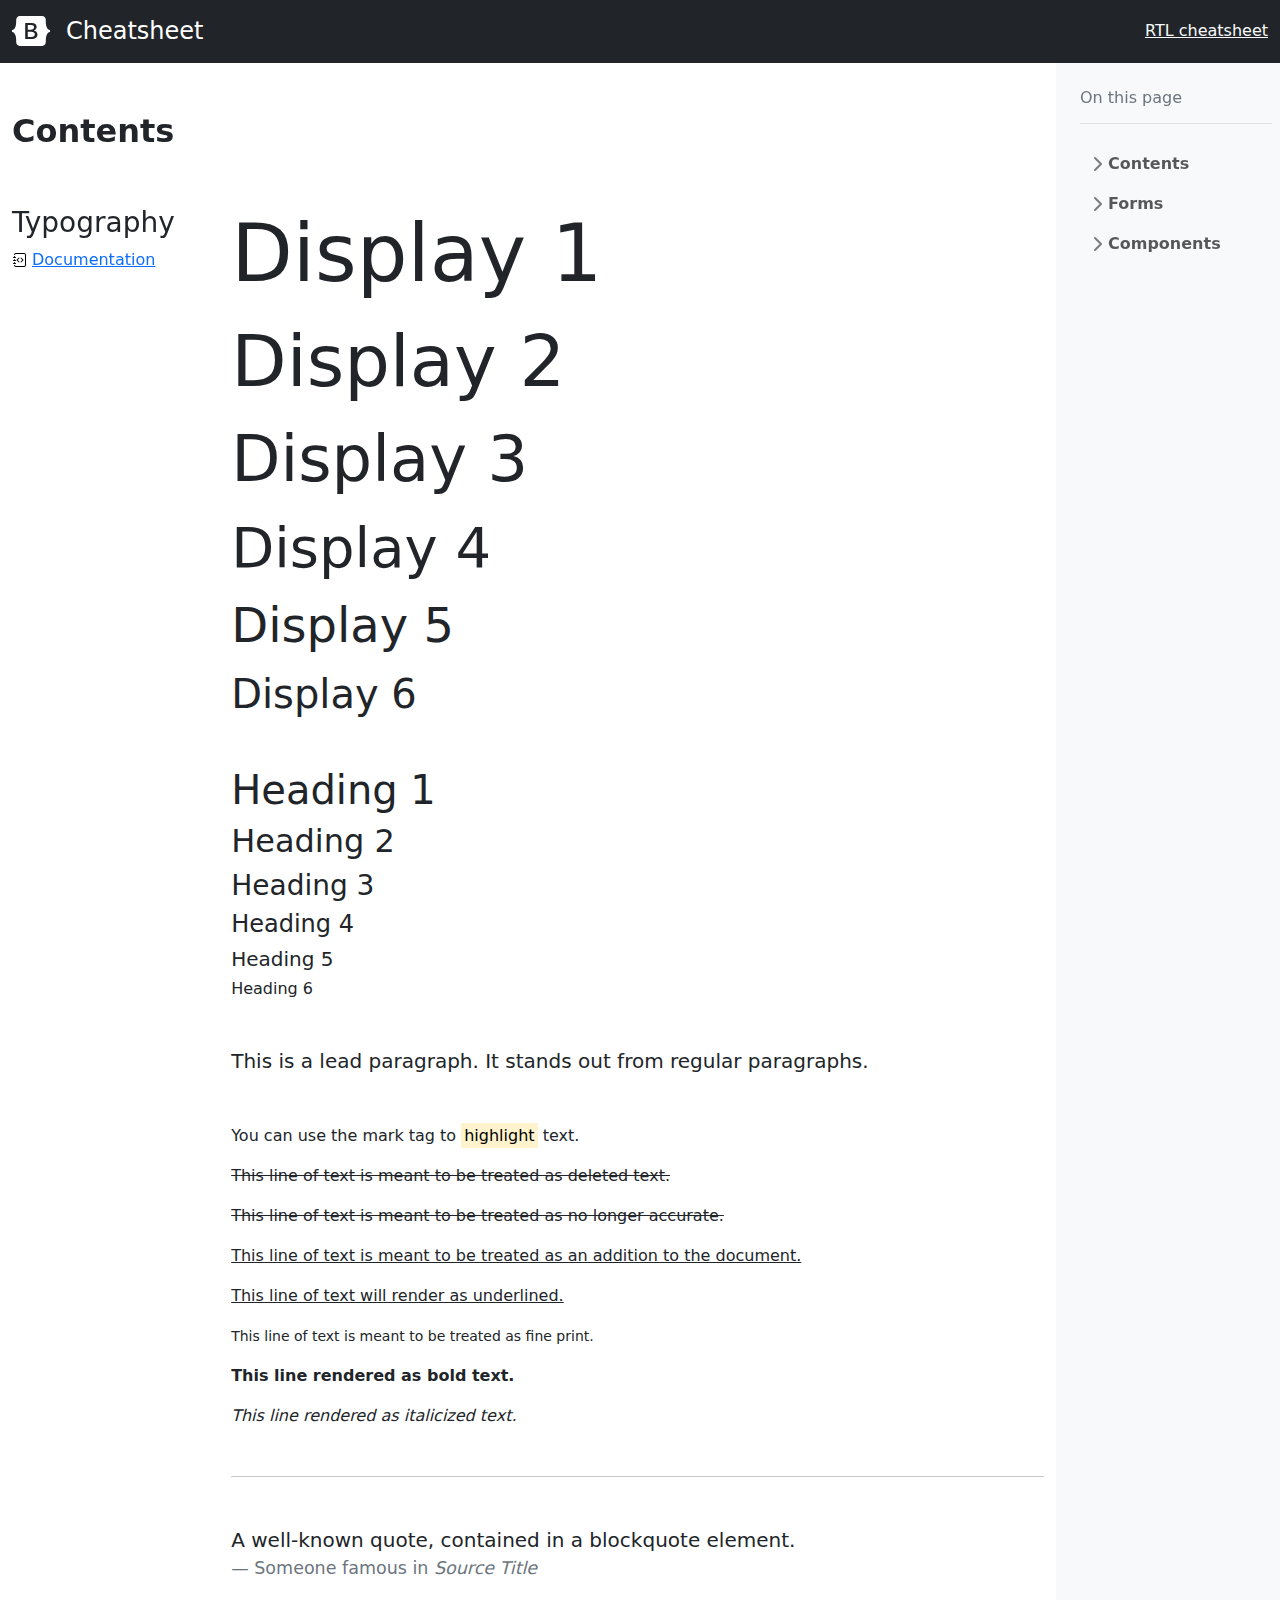
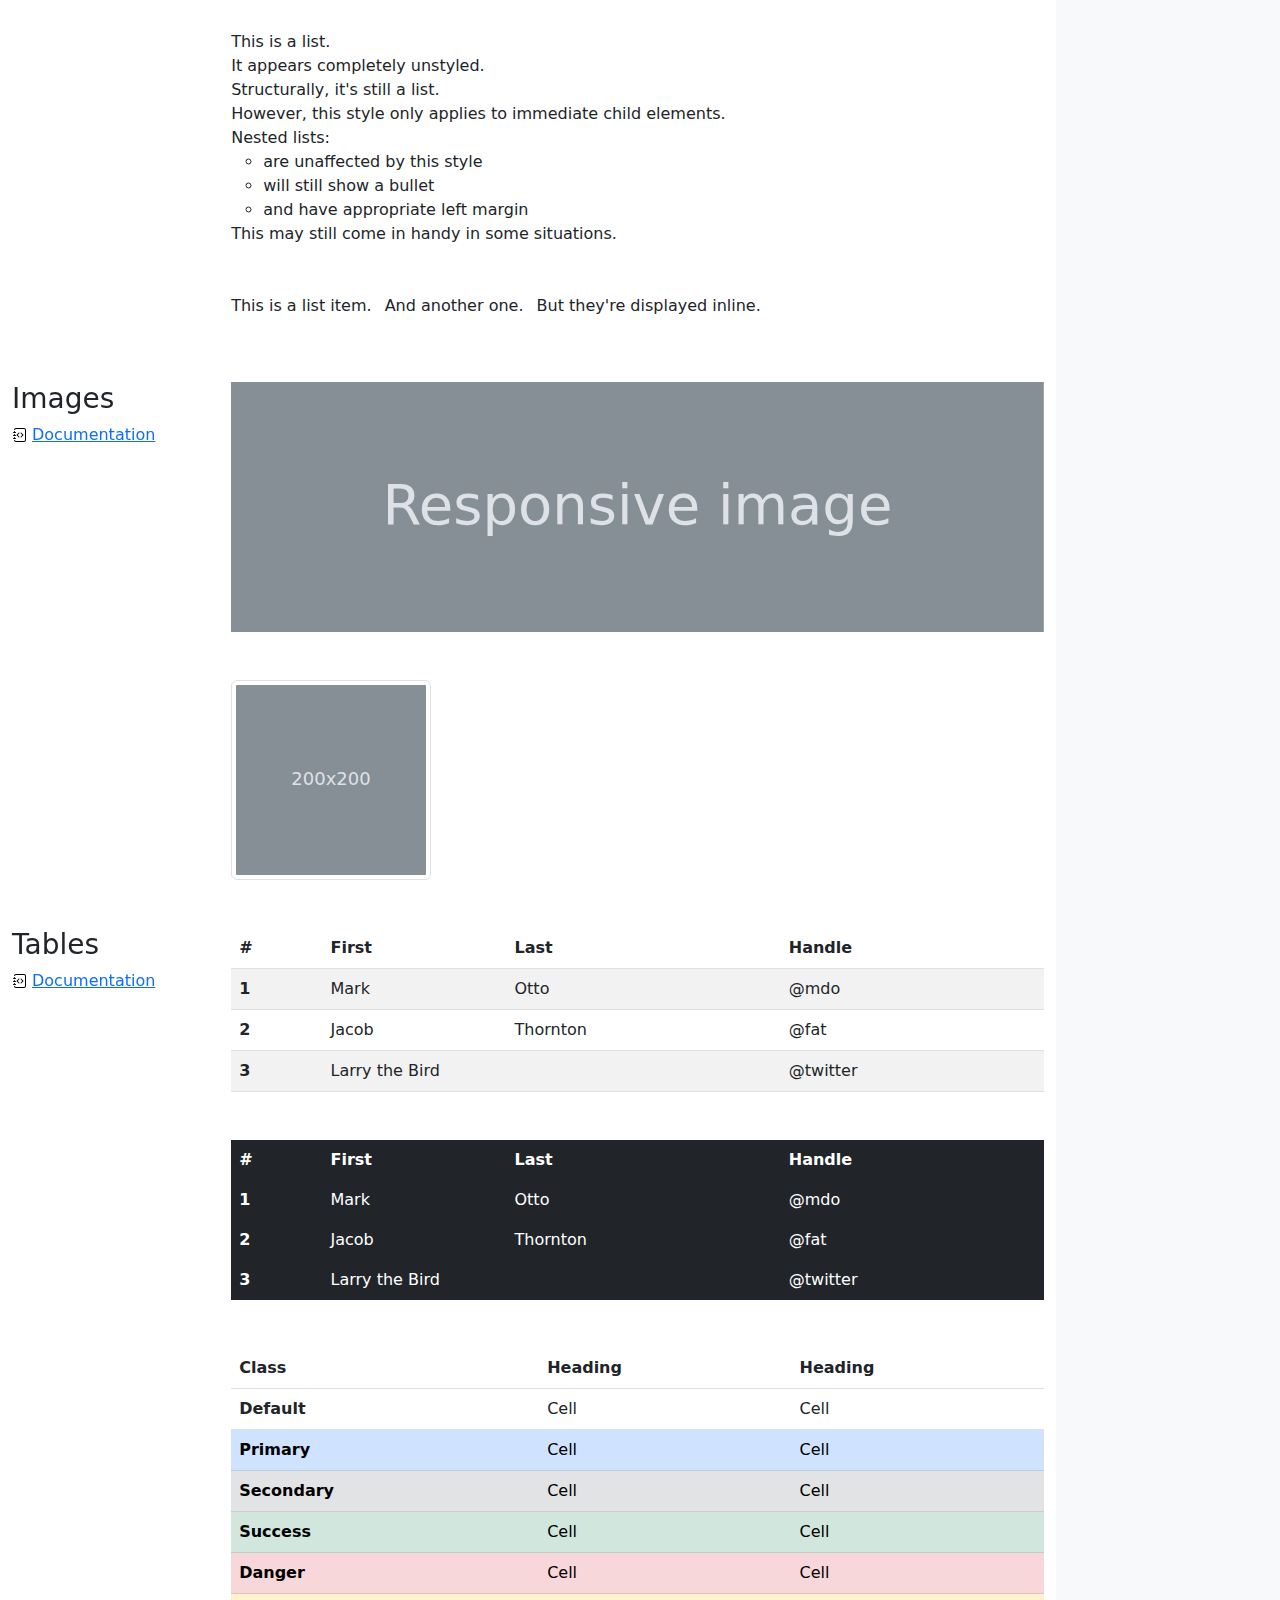
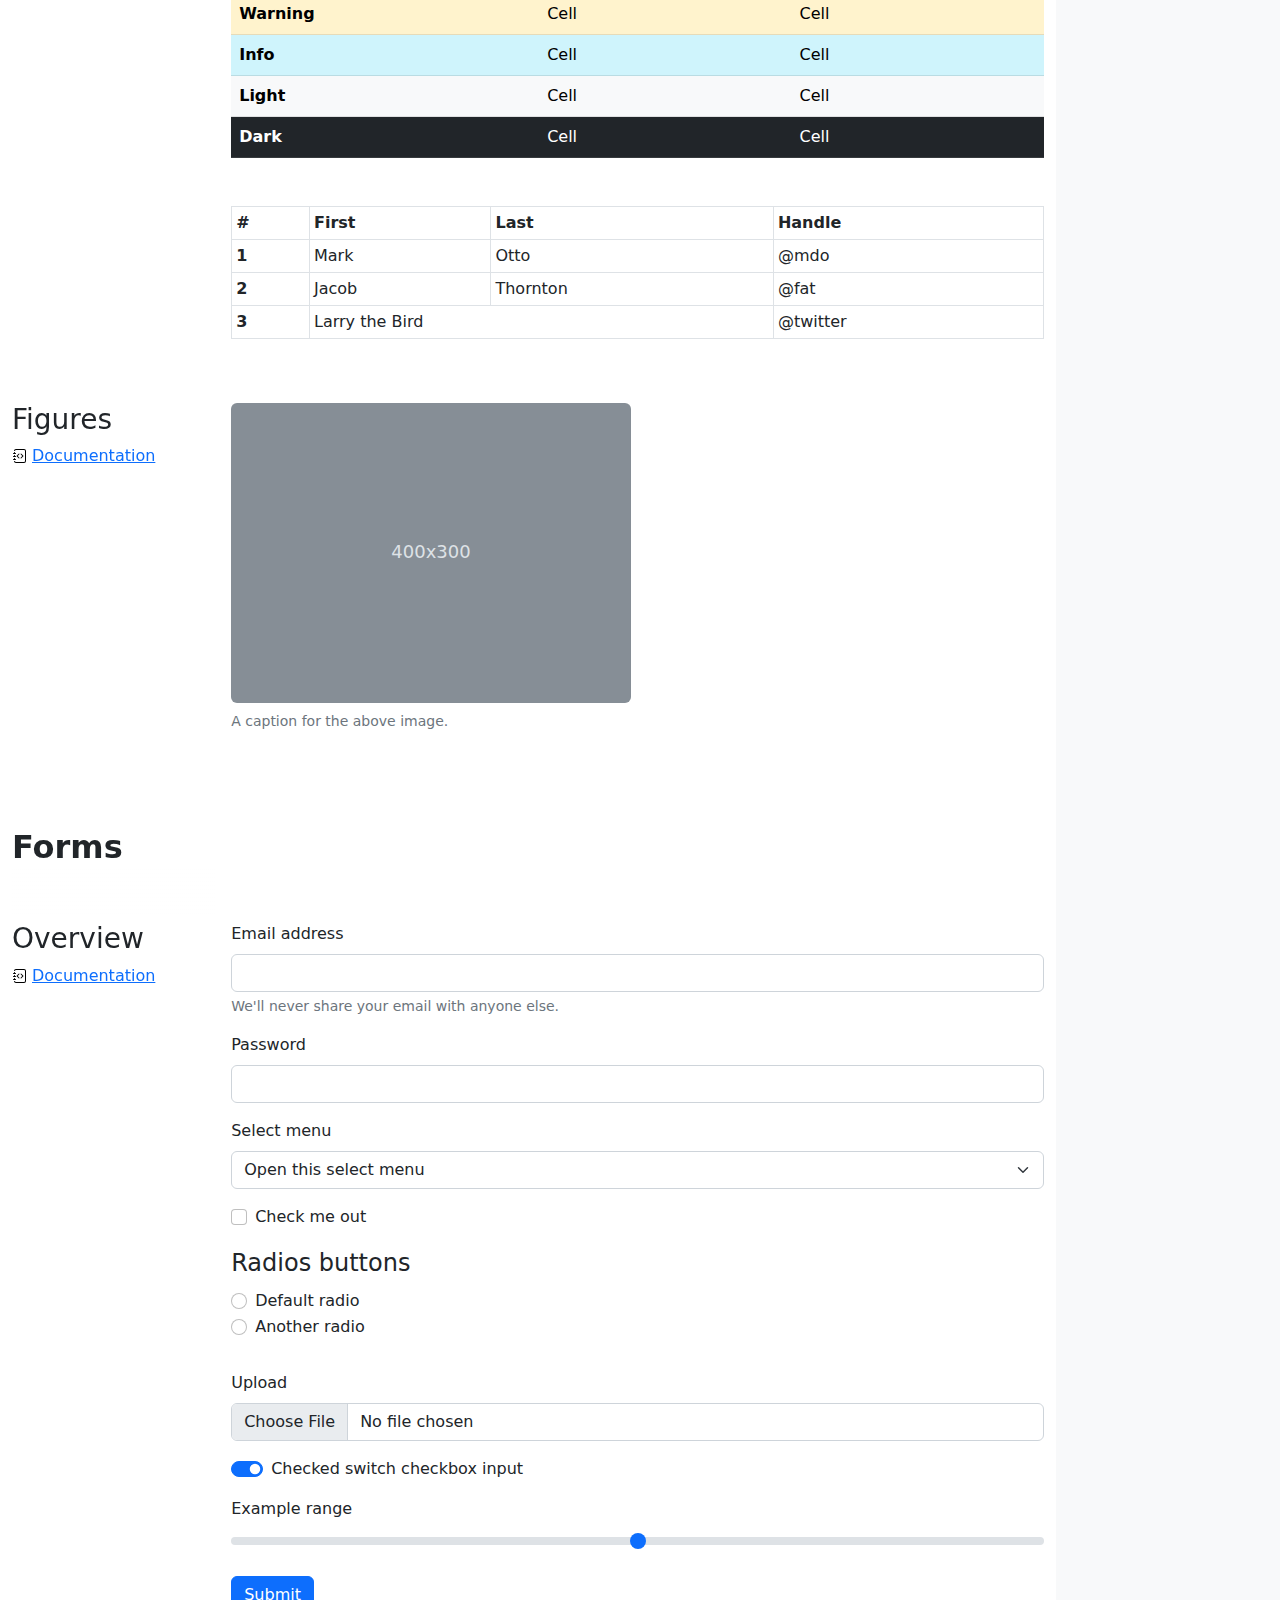
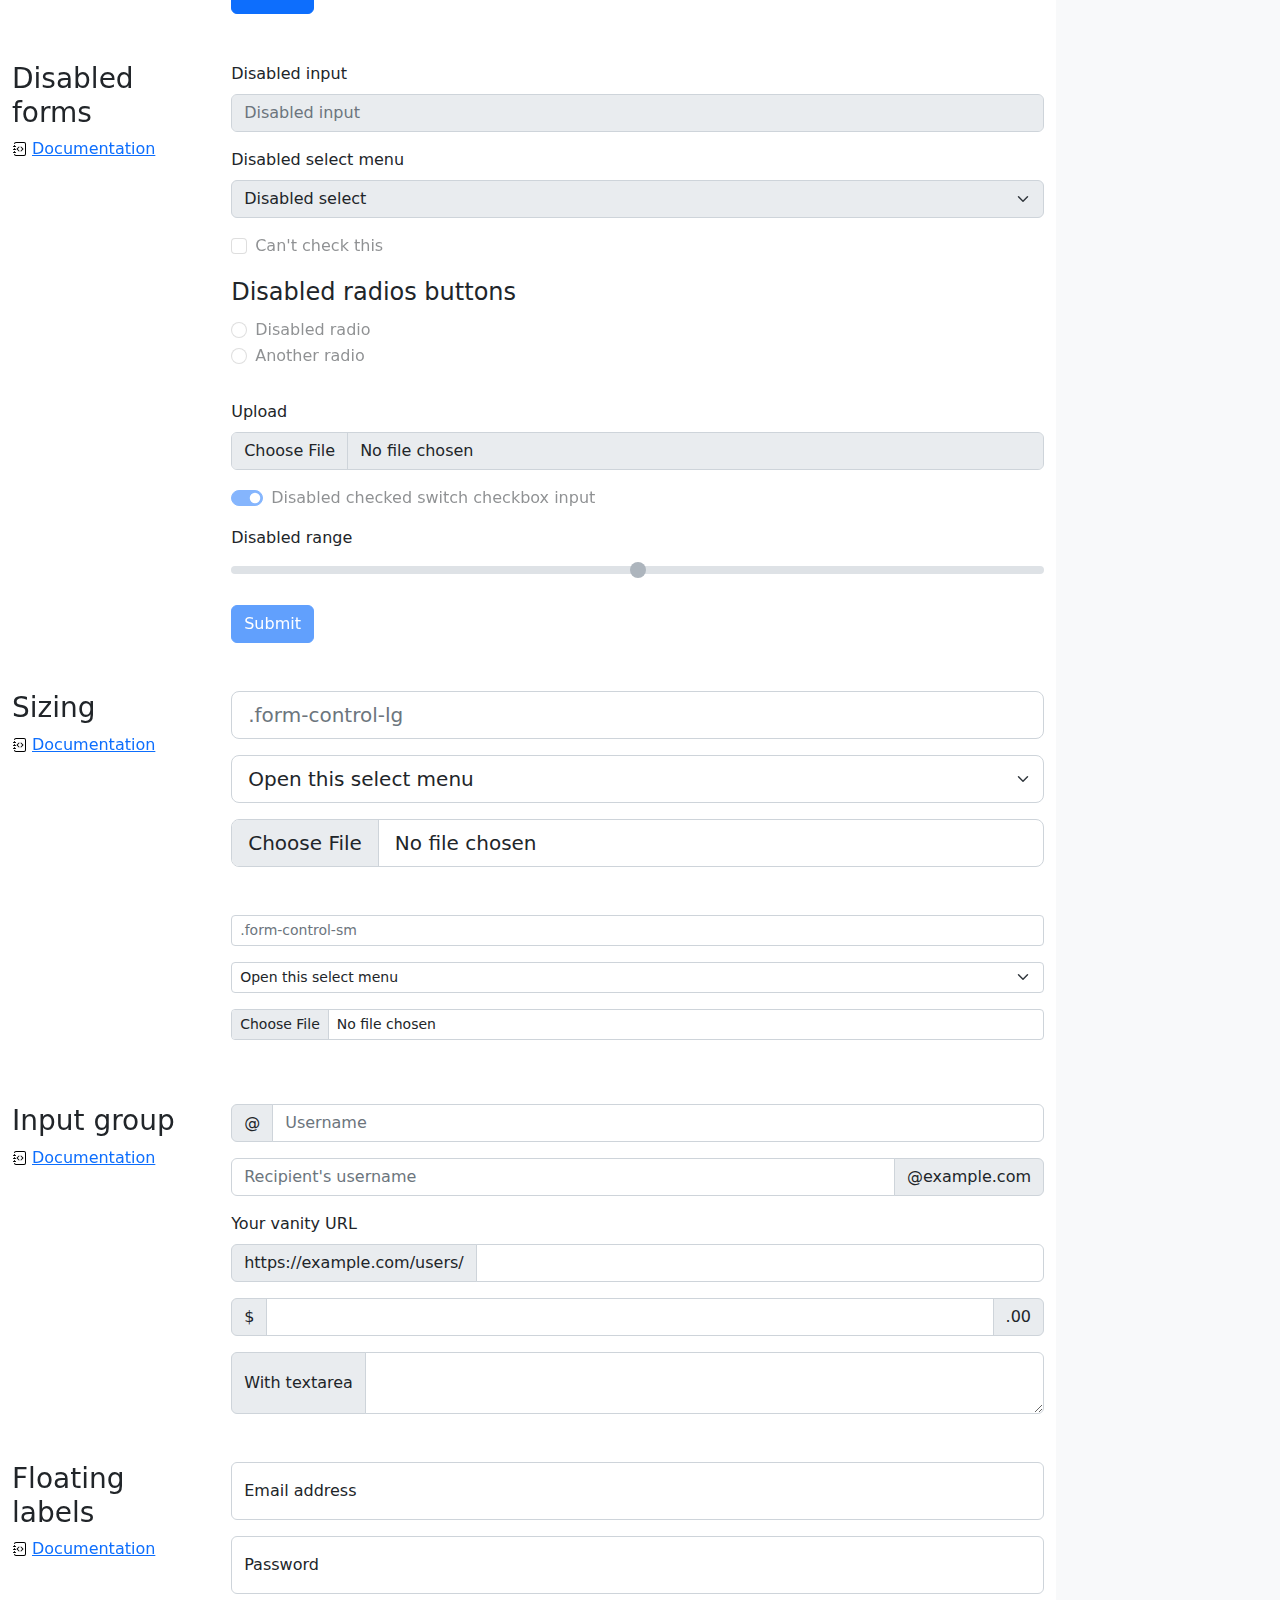
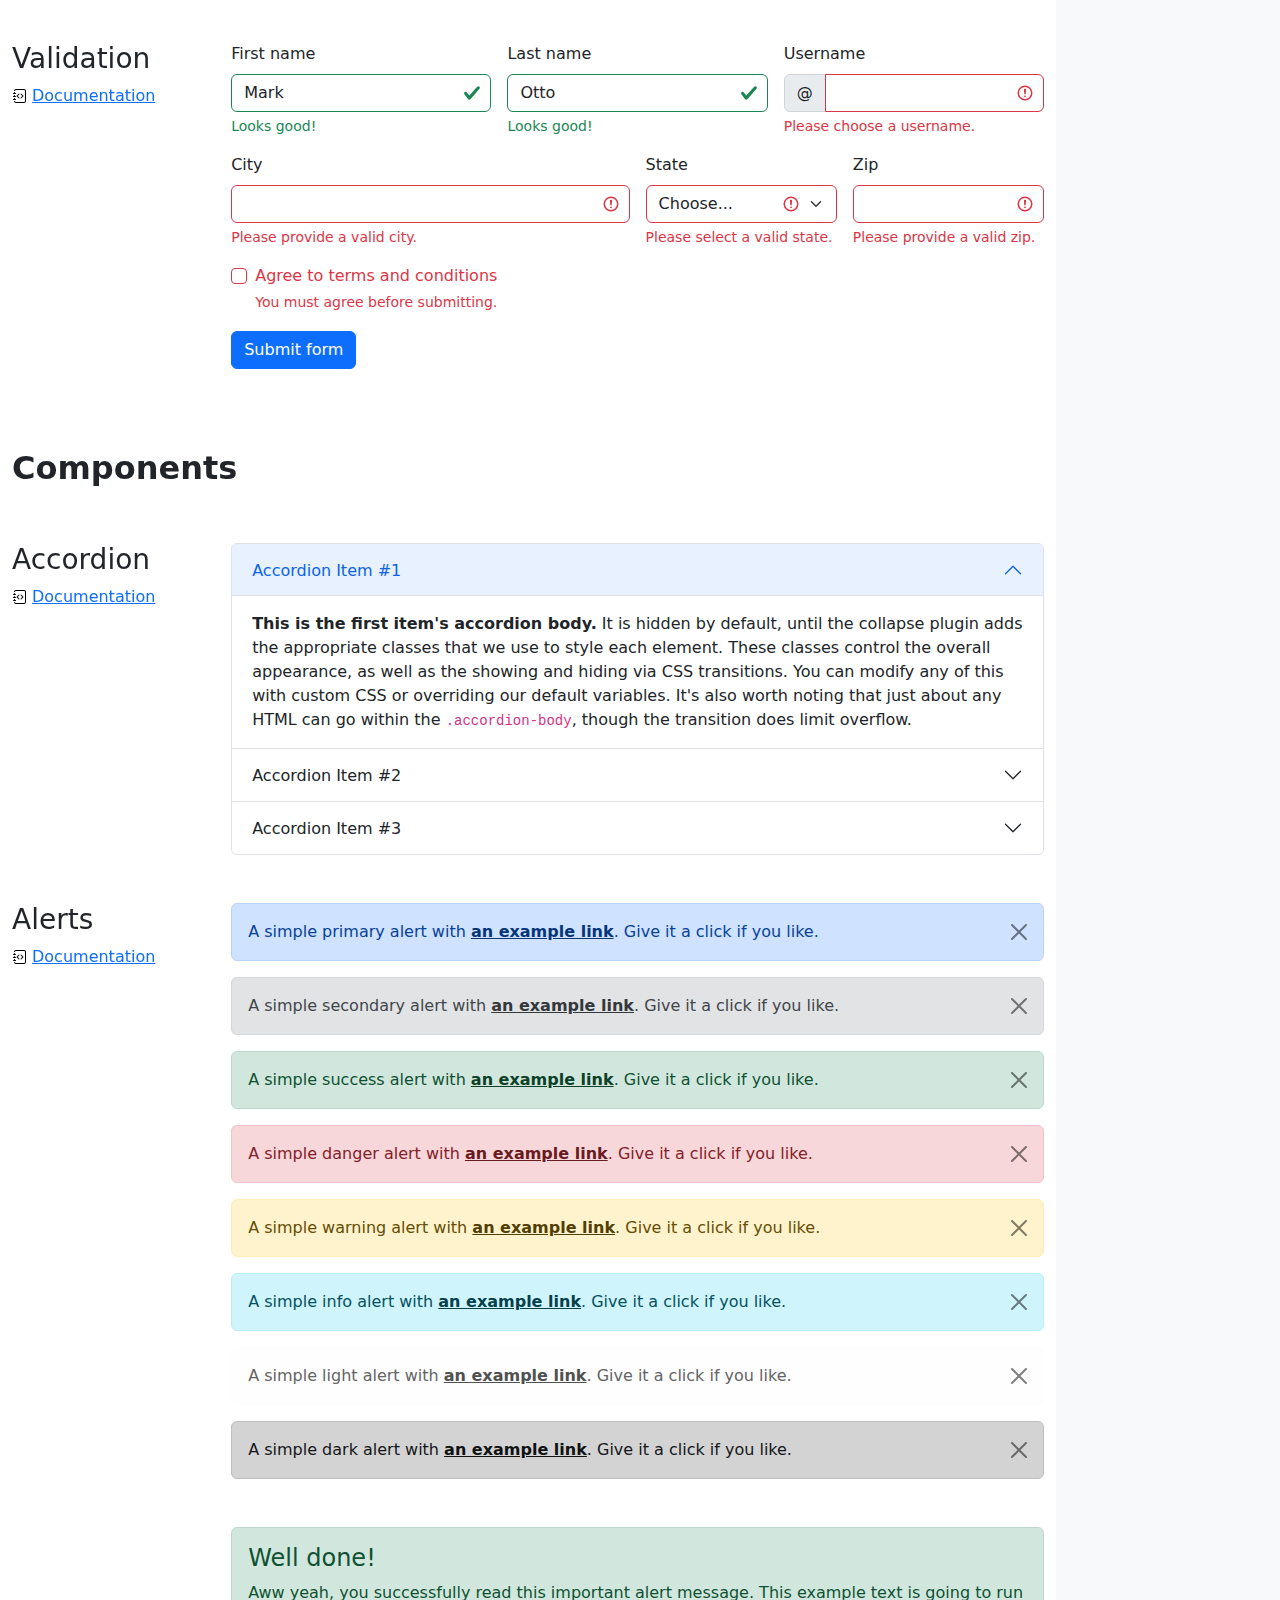
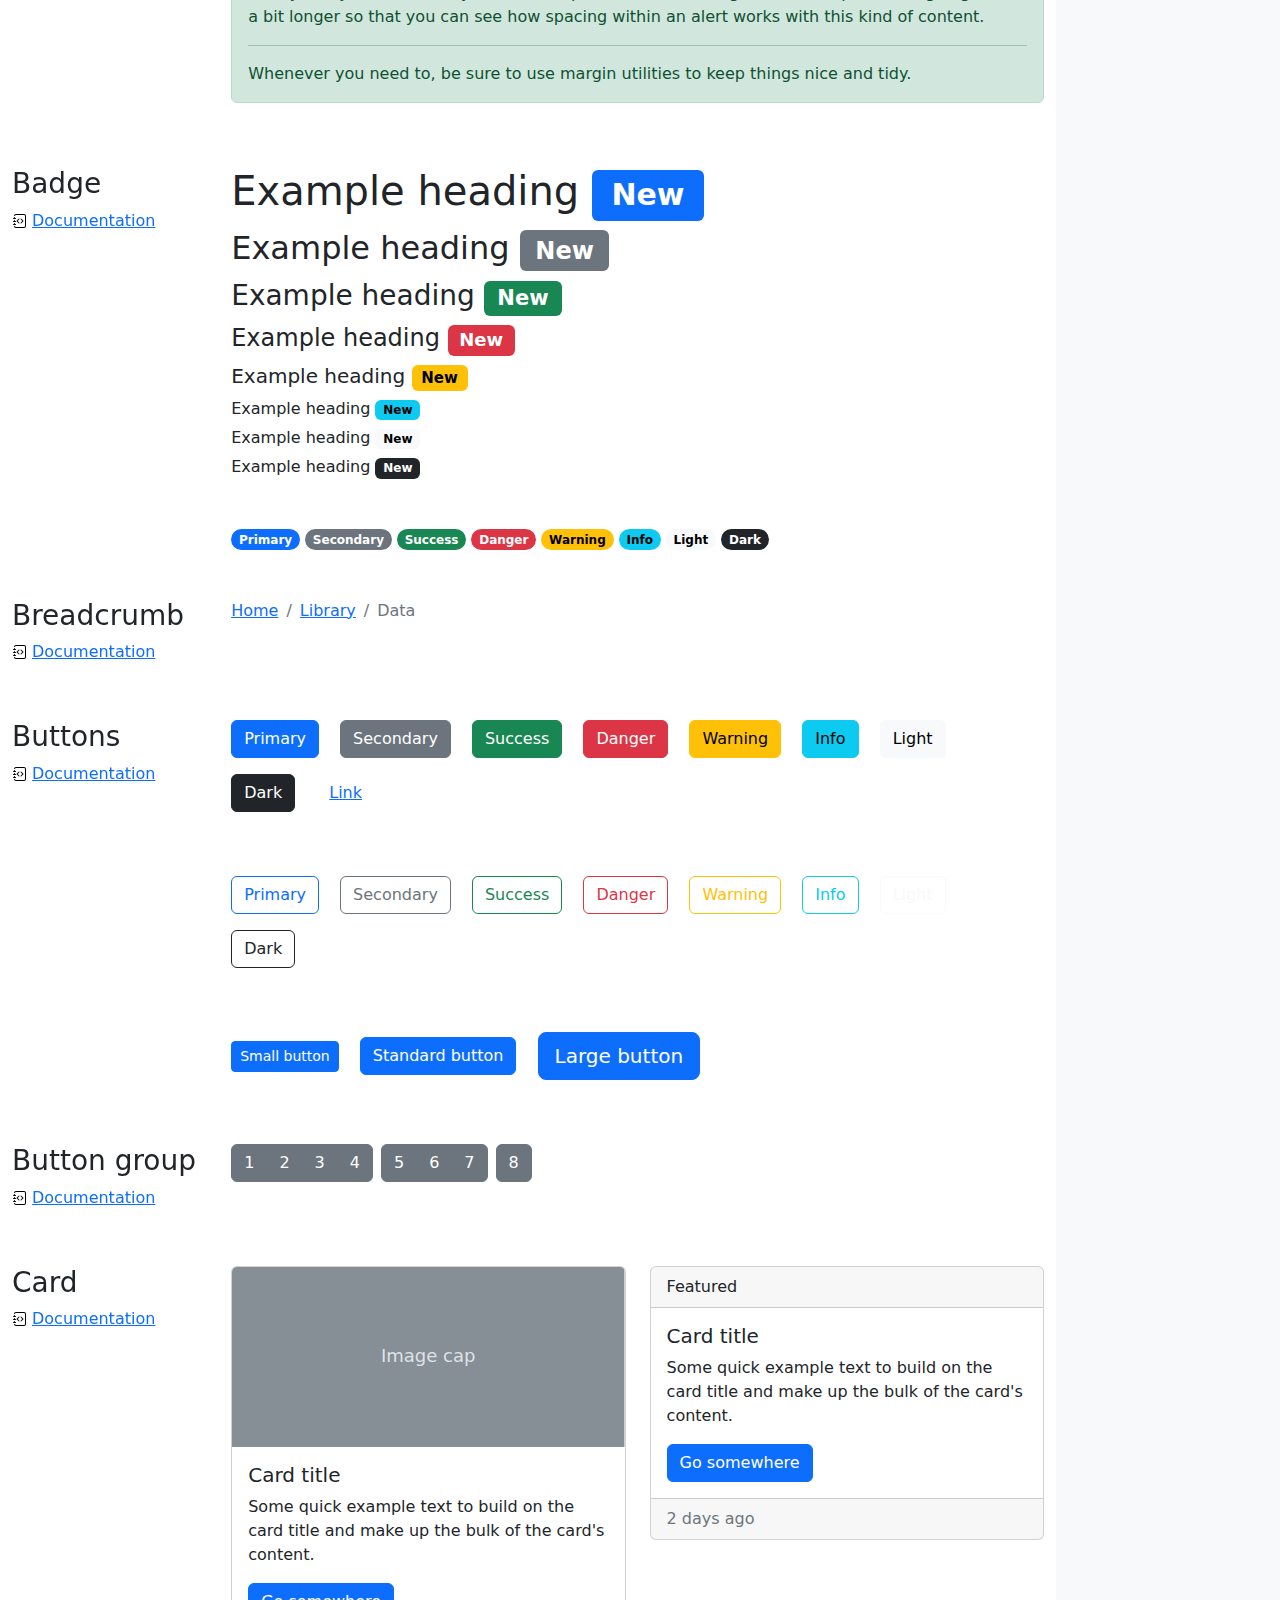
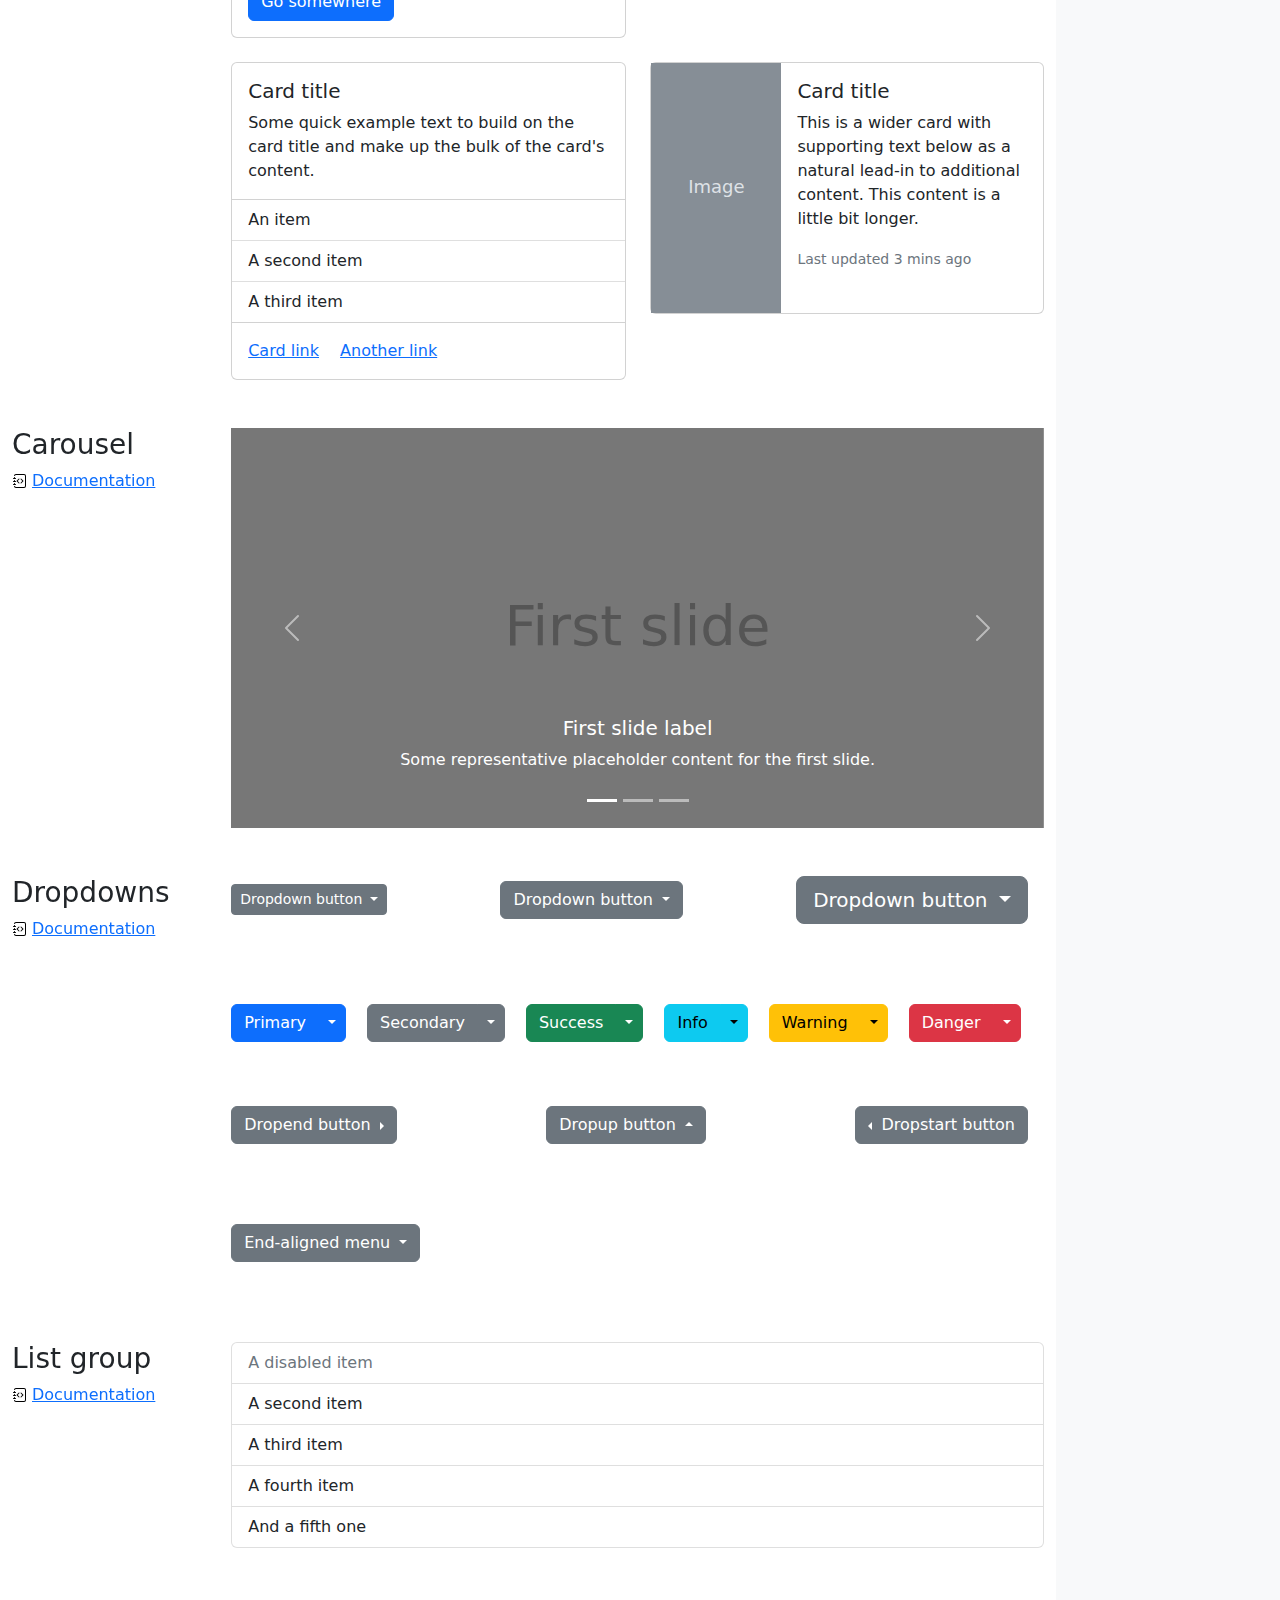
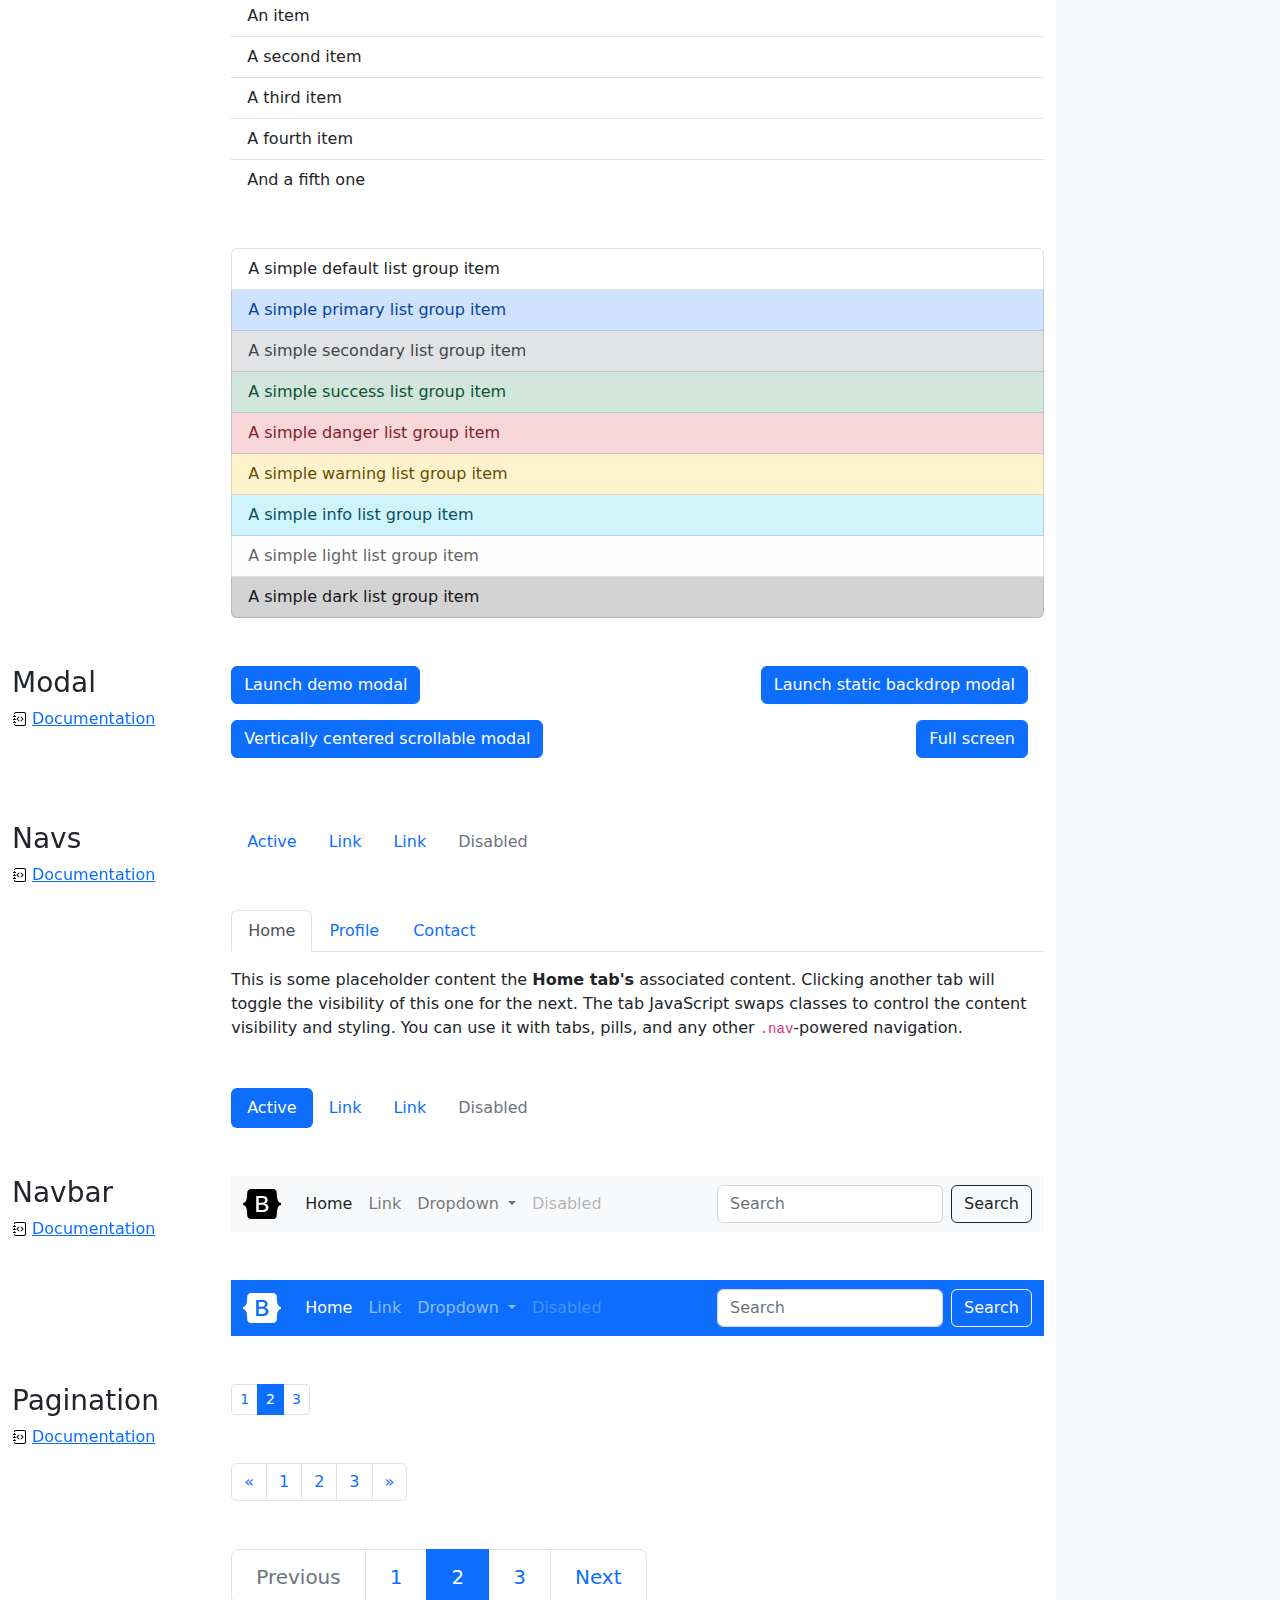
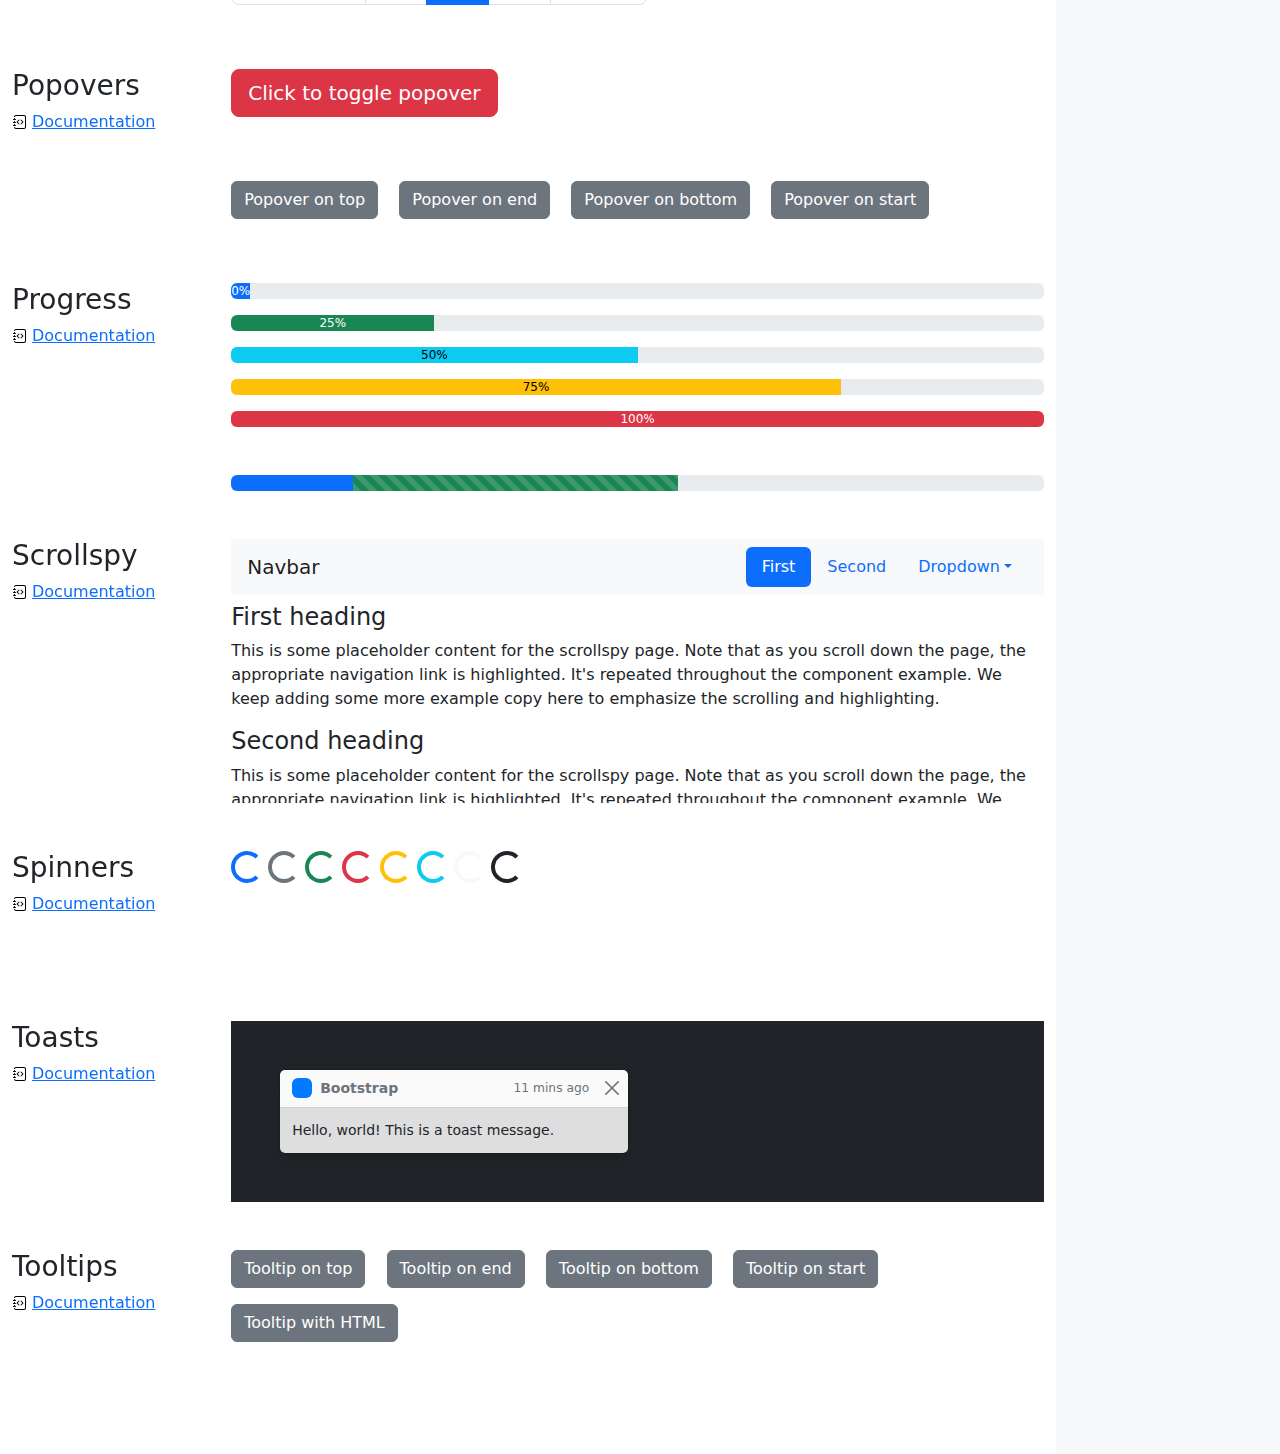
<file: bootstrap-5.2.2-examples/cheatsheet/index.html>
<!doctype html>
<html lang="en">
  <head>
    <meta charset="utf-8">
    <meta name="viewport" content="width=device-width, initial-scale=1">
    <meta name="description" content="">
    <meta name="author" content="Mark Otto, Jacob Thornton, and Bootstrap contributors">
    <meta name="generator" content="Hugo 0.104.2">
    <title>Cheatsheet · Bootstrap v5.2</title>

    <link rel="canonical" href="https://getbootstrap.com/docs/5.2/examples/cheatsheet/">

    

    

<link href="../assets/dist/css/bootstrap.min.css" rel="stylesheet">

    <style>
      .bd-placeholder-img {
        font-size: 1.125rem;
        text-anchor: middle;
        -webkit-user-select: none;
        -moz-user-select: none;
        user-select: none;
      }

      @media (min-width: 768px) {
        .bd-placeholder-img-lg {
          font-size: 3.5rem;
        }
      }

      .b-example-divider {
        height: 3rem;
        background-color: rgba(0, 0, 0, .1);
        border: solid rgba(0, 0, 0, .15);
        border-width: 1px 0;
        box-shadow: inset 0 .5em 1.5em rgba(0, 0, 0, .1), inset 0 .125em .5em rgba(0, 0, 0, .15);
      }

      .b-example-vr {
        flex-shrink: 0;
        width: 1.5rem;
        height: 100vh;
      }

      .bi {
        vertical-align: -.125em;
        fill: currentColor;
      }

      .nav-scroller {
        position: relative;
        z-index: 2;
        height: 2.75rem;
        overflow-y: hidden;
      }

      .nav-scroller .nav {
        display: flex;
        flex-wrap: nowrap;
        padding-bottom: 1rem;
        margin-top: -1px;
        overflow-x: auto;
        text-align: center;
        white-space: nowrap;
        -webkit-overflow-scrolling: touch;
      }
    </style>

    
    <!-- Custom styles for this template -->
    <link href="cheatsheet.css" rel="stylesheet">
  </head>
  <body class="bg-light">
    
<header class="bd-header bg-dark py-3 d-flex align-items-stretch border-bottom border-dark">
  <div class="container-fluid d-flex align-items-center">
    <h1 class="d-flex align-items-center fs-4 text-white mb-0">
      <img src="../assets/brand/bootstrap-logo-white.svg" width="38" height="30" class="me-3" alt="Bootstrap">
      Cheatsheet
    </h1>
    <a href="../examples/cheatsheet-rtl/" class="ms-auto link-light" hreflang="ar">RTL cheatsheet</a>
  </div>
</header>
<aside class="bd-aside sticky-xl-top text-muted align-self-start mb-3 mb-xl-5 px-2">
  <h2 class="h6 pt-4 pb-3 mb-4 border-bottom">On this page</h2>
  <nav class="small" id="toc">
    <ul class="list-unstyled">
      <li class="my-2">
        <button class="btn d-inline-flex align-items-center collapsed border-0" data-bs-toggle="collapse" aria-expanded="false" data-bs-target="#contents-collapse" aria-controls="contents-collapse">Contents</button>
        <ul class="list-unstyled ps-3 collapse" id="contents-collapse">
          <li><a class="d-inline-flex align-items-center rounded text-decoration-none" href="#typography">Typography</a></li>
          <li><a class="d-inline-flex align-items-center rounded text-decoration-none" href="#images">Images</a></li>
          <li><a class="d-inline-flex align-items-center rounded text-decoration-none" href="#tables">Tables</a></li>
          <li><a class="d-inline-flex align-items-center rounded text-decoration-none" href="#figures">Figures</a></li>
        </ul>
      </li>
      <li class="my-2">
        <button class="btn d-inline-flex align-items-center collapsed border-0" data-bs-toggle="collapse" aria-expanded="false" data-bs-target="#forms-collapse" aria-controls="forms-collapse">Forms</button>
        <ul class="list-unstyled ps-3 collapse" id="forms-collapse">
          <li><a class="d-inline-flex align-items-center rounded text-decoration-none" href="#overview">Overview</a></li>
          <li><a class="d-inline-flex align-items-center rounded text-decoration-none" href="#disabled-forms">Disabled forms</a></li>
          <li><a class="d-inline-flex align-items-center rounded text-decoration-none" href="#sizing">Sizing</a></li>
          <li><a class="d-inline-flex align-items-center rounded text-decoration-none" href="#input-group">Input group</a></li>
          <li><a class="d-inline-flex align-items-center rounded text-decoration-none" href="#floating-labels">Floating labels</a></li>
          <li><a class="d-inline-flex align-items-center rounded text-decoration-none" href="#validation">Validation</a></li>
        </ul>
      </li>
      <li class="my-2">
        <button class="btn d-inline-flex align-items-center collapsed border-0" data-bs-toggle="collapse" aria-expanded="false" data-bs-target="#components-collapse" aria-controls="components-collapse">Components</button>
        <ul class="list-unstyled ps-3 collapse" id="components-collapse">
          <li><a class="d-inline-flex align-items-center rounded text-decoration-none" href="#accordion">Accordion</a></li>
          <li><a class="d-inline-flex align-items-center rounded text-decoration-none" href="#alerts">Alerts</a></li>
          <li><a class="d-inline-flex align-items-center rounded text-decoration-none" href="#badge">Badge</a></li>
          <li><a class="d-inline-flex align-items-center rounded text-decoration-none" href="#breadcrumb">Breadcrumb</a></li>
          <li><a class="d-inline-flex align-items-center rounded text-decoration-none" href="#buttons">Buttons</a></li>
          <li><a class="d-inline-flex align-items-center rounded text-decoration-none" href="#button-group">Button group</a></li>
          <li><a class="d-inline-flex align-items-center rounded text-decoration-none" href="#card">Card</a></li>
          <li><a class="d-inline-flex align-items-center rounded text-decoration-none" href="#carousel">Carousel</a></li>
          <li><a class="d-inline-flex align-items-center rounded text-decoration-none" href="#dropdowns">Dropdowns</a></li>
          <li><a class="d-inline-flex align-items-center rounded text-decoration-none" href="#list-group">List group</a></li>
          <li><a class="d-inline-flex align-items-center rounded text-decoration-none" href="#modal">Modal</a></li>
          <li><a class="d-inline-flex align-items-center rounded text-decoration-none" href="#navs">Navs</a></li>
          <li><a class="d-inline-flex align-items-center rounded text-decoration-none" href="#navbar">Navbar</a></li>
          <li><a class="d-inline-flex align-items-center rounded text-decoration-none" href="#pagination">Pagination</a></li>
          <li><a class="d-inline-flex align-items-center rounded text-decoration-none" href="#popovers">Popovers</a></li>
          <li><a class="d-inline-flex align-items-center rounded text-decoration-none" href="#progress">Progress</a></li>
          <li><a class="d-inline-flex align-items-center rounded text-decoration-none" href="#scrollspy">Scrollspy</a></li>
          <li><a class="d-inline-flex align-items-center rounded text-decoration-none" href="#spinners">Spinners</a></li>
          <li><a class="d-inline-flex align-items-center rounded text-decoration-none" href="#toasts">Toasts</a></li>
          <li><a class="d-inline-flex align-items-center rounded text-decoration-none" href="#tooltips">Tooltips</a></li>
        </ul>
      </li>
    </ul>
  </nav>
</aside>
<div class="bd-cheatsheet container-fluid bg-body">
  <section id="content">
    <h2 class="sticky-xl-top fw-bold pt-3 pt-xl-5 pb-2 pb-xl-3">Contents</h2>

    <article class="my-3" id="typography">
      <div class="bd-heading sticky-xl-top align-self-start mt-5 mb-3 mt-xl-0 mb-xl-2">
        <h3>Typography</h3>
        <a class="d-flex align-items-center" href="../content/typography/">Documentation</a>
      </div>

      <div>
        <div class="bd-example-snippet bd-code-snippet"><div class="bd-example">
        <p class="display-1">Display 1</p>
        <p class="display-2">Display 2</p>
        <p class="display-3">Display 3</p>
        <p class="display-4">Display 4</p>
        <p class="display-5">Display 5</p>
        <p class="display-6">Display 6</p>
        </div></div>


        <div class="bd-example-snippet bd-code-snippet"><div class="bd-example">
        <p class="h1">Heading 1</p>
        <p class="h2">Heading 2</p>
        <p class="h3">Heading 3</p>
        <p class="h4">Heading 4</p>
        <p class="h5">Heading 5</p>
        <p class="h6">Heading 6</p>
        </div></div>


        <div class="bd-example-snippet bd-code-snippet"><div class="bd-example">
        <p class="lead">
          This is a lead paragraph. It stands out from regular paragraphs.
        </p>
        </div></div>


        <div class="bd-example-snippet bd-code-snippet"><div class="bd-example">
        <p>You can use the mark tag to <mark>highlight</mark> text.</p>
        <p><del>This line of text is meant to be treated as deleted text.</del></p>
        <p><s>This line of text is meant to be treated as no longer accurate.</s></p>
        <p><ins>This line of text is meant to be treated as an addition to the document.</ins></p>
        <p><u>This line of text will render as underlined.</u></p>
        <p><small>This line of text is meant to be treated as fine print.</small></p>
        <p><strong>This line rendered as bold text.</strong></p>
        <p><em>This line rendered as italicized text.</em></p>
        </div></div>


        <div class="bd-example-snippet bd-code-snippet"><div class="bd-example">
        <hr>
        </div></div>


        <div class="bd-example-snippet bd-code-snippet"><div class="bd-example">
        <blockquote class="blockquote">
          <p>A well-known quote, contained in a blockquote element.</p>
          <footer class="blockquote-footer">Someone famous in <cite title="Source Title">Source Title</cite></footer>
        </blockquote>
        </div></div>


        <div class="bd-example-snippet bd-code-snippet"><div class="bd-example">
        <ul class="list-unstyled">
          <li>This is a list.</li>
          <li>It appears completely unstyled.</li>
          <li>Structurally, it's still a list.</li>
          <li>However, this style only applies to immediate child elements.</li>
          <li>Nested lists:
            <ul>
              <li>are unaffected by this style</li>
              <li>will still show a bullet</li>
              <li>and have appropriate left margin</li>
            </ul>
          </li>
          <li>This may still come in handy in some situations.</li>
        </ul>
        </div></div>


        <div class="bd-example-snippet bd-code-snippet"><div class="bd-example">
        <ul class="list-inline">
          <li class="list-inline-item">This is a list item.</li>
          <li class="list-inline-item">And another one.</li>
          <li class="list-inline-item">But they're displayed inline.</li>
        </ul>
        </div></div>

      </div>
    </article>
    <article class="my-3" id="images">
      <div class="bd-heading sticky-xl-top align-self-start mt-5 mb-3 mt-xl-0 mb-xl-2">
        <h3>Images</h3>
        <a class="d-flex align-items-center" href="../content/images/">Documentation</a>
      </div>

      <div>
        <div class="bd-example-snippet bd-code-snippet"><div class="bd-example">
        <svg class="bd-placeholder-img bd-placeholder-img-lg img-fluid" width="100%" height="250" xmlns="http://www.w3.org/2000/svg" role="img" aria-label="Placeholder: Responsive image" preserveAspectRatio="xMidYMid slice" focusable="false"><title>Placeholder</title><rect width="100%" height="100%" fill="#868e96"/><text x="50%" y="50%" fill="#dee2e6" dy=".3em">Responsive image</text></svg>

        </div></div>


        <div class="bd-example-snippet bd-code-snippet"><div class="bd-example">
        <svg class="bd-placeholder-img img-thumbnail" width="200" height="200" xmlns="http://www.w3.org/2000/svg" role="img" aria-label="A generic square placeholder image with a white border around it, making it resemble a photograph taken with an old instant camera: 200x200" preserveAspectRatio="xMidYMid slice" focusable="false"><title>A generic square placeholder image with a white border around it, making it resemble a photograph taken with an old instant camera</title><rect width="100%" height="100%" fill="#868e96"/><text x="50%" y="50%" fill="#dee2e6" dy=".3em">200x200</text></svg>

        </div></div>

      </div>
    </article>
    <article class="my-3" id="tables">
      <div class="bd-heading sticky-xl-top align-self-start mt-5 mb-3 mt-xl-0 mb-xl-2">
        <h3>Tables</h3>
        <a class="d-flex align-items-center" href="../content/tables/">Documentation</a>
      </div>

      <div>
        <div class="bd-example-snippet bd-code-snippet"><div class="bd-example">
        <table class="table table-striped">
          <thead>
          <tr>
            <th scope="col">#</th>
            <th scope="col">First</th>
            <th scope="col">Last</th>
            <th scope="col">Handle</th>
          </tr>
          </thead>
          <tbody>
          <tr>
            <th scope="row">1</th>
            <td>Mark</td>
            <td>Otto</td>
            <td>@mdo</td>
          </tr>
          <tr>
            <th scope="row">2</th>
            <td>Jacob</td>
            <td>Thornton</td>
            <td>@fat</td>
          </tr>
          <tr>
            <th scope="row">3</th>
            <td colspan="2">Larry the Bird</td>
            <td>@twitter</td>
          </tr>
          </tbody>
        </table>
        </div></div>


        <div class="bd-example-snippet bd-code-snippet"><div class="bd-example">
        <table class="table table-dark table-borderless">
          <thead>
          <tr>
            <th scope="col">#</th>
            <th scope="col">First</th>
            <th scope="col">Last</th>
            <th scope="col">Handle</th>
          </tr>
          </thead>
          <tbody>
          <tr>
            <th scope="row">1</th>
            <td>Mark</td>
            <td>Otto</td>
            <td>@mdo</td>
          </tr>
          <tr>
            <th scope="row">2</th>
            <td>Jacob</td>
            <td>Thornton</td>
            <td>@fat</td>
          </tr>
          <tr>
            <th scope="row">3</th>
            <td colspan="2">Larry the Bird</td>
            <td>@twitter</td>
          </tr>
          </tbody>
        </table>
        </div></div>


        <div class="bd-example-snippet bd-code-snippet"><div class="bd-example">
        <table class="table table-hover">
          <thead>
          <tr>
            <th scope="col">Class</th>
            <th scope="col">Heading</th>
            <th scope="col">Heading</th>
          </tr>
          </thead>
          <tbody>
          <tr>
            <th scope="row">Default</th>
            <td>Cell</td>
            <td>Cell</td>
          </tr>
          
          <tr class="table-primary">
            <th scope="row">Primary</th>
            <td>Cell</td>
            <td>Cell</td>
          </tr>
          <tr class="table-secondary">
            <th scope="row">Secondary</th>
            <td>Cell</td>
            <td>Cell</td>
          </tr>
          <tr class="table-success">
            <th scope="row">Success</th>
            <td>Cell</td>
            <td>Cell</td>
          </tr>
          <tr class="table-danger">
            <th scope="row">Danger</th>
            <td>Cell</td>
            <td>Cell</td>
          </tr>
          <tr class="table-warning">
            <th scope="row">Warning</th>
            <td>Cell</td>
            <td>Cell</td>
          </tr>
          <tr class="table-info">
            <th scope="row">Info</th>
            <td>Cell</td>
            <td>Cell</td>
          </tr>
          <tr class="table-light">
            <th scope="row">Light</th>
            <td>Cell</td>
            <td>Cell</td>
          </tr>
          <tr class="table-dark">
            <th scope="row">Dark</th>
            <td>Cell</td>
            <td>Cell</td>
          </tr>
          </tbody>
        </table>
        </div></div>


        <div class="bd-example-snippet bd-code-snippet"><div class="bd-example">
        <table class="table table-sm table-bordered">
          <thead>
          <tr>
            <th scope="col">#</th>
            <th scope="col">First</th>
            <th scope="col">Last</th>
            <th scope="col">Handle</th>
          </tr>
          </thead>
          <tbody>
          <tr>
            <th scope="row">1</th>
            <td>Mark</td>
            <td>Otto</td>
            <td>@mdo</td>
          </tr>
          <tr>
            <th scope="row">2</th>
            <td>Jacob</td>
            <td>Thornton</td>
            <td>@fat</td>
          </tr>
          <tr>
            <th scope="row">3</th>
            <td colspan="2">Larry the Bird</td>
            <td>@twitter</td>
          </tr>
          </tbody>
        </table>
        </div></div>

      </div>
    </article>
    <article class="my-3" id="figures">
      <div class="bd-heading sticky-xl-top align-self-start mt-5 mb-3 mt-xl-0 mb-xl-2">
        <h3>Figures</h3>
        <a class="d-flex align-items-center" href="../content/figures/">Documentation</a>
      </div>

      <div>
        <div class="bd-example-snippet bd-code-snippet"><div class="bd-example">
        <figure class="figure">
          <svg class="bd-placeholder-img figure-img img-fluid rounded" width="400" height="300" xmlns="http://www.w3.org/2000/svg" role="img" aria-label="Placeholder: 400x300" preserveAspectRatio="xMidYMid slice" focusable="false"><title>Placeholder</title><rect width="100%" height="100%" fill="#868e96"/><text x="50%" y="50%" fill="#dee2e6" dy=".3em">400x300</text></svg>

          <figcaption class="figure-caption">A caption for the above image.</figcaption>
        </figure>
        </div></div>

      </div>
    </article>
  </section>

  <section id="forms">
    <h2 class="sticky-xl-top fw-bold pt-3 pt-xl-5 pb-2 pb-xl-3">Forms</h2>

    <article class="my-3" id="overview">
      <div class="bd-heading sticky-xl-top align-self-start mt-5 mb-3 mt-xl-0 mb-xl-2">
        <h3>Overview</h3>
        <a class="d-flex align-items-center" href="../forms/overview/">Documentation</a>
      </div>

      <div>
        <div class="bd-example-snippet bd-code-snippet"><div class="bd-example">
        <form>
          <div class="mb-3">
            <label for="exampleInputEmail1" class="form-label">Email address</label>
            <input type="email" class="form-control" id="exampleInputEmail1" aria-describedby="emailHelp">
            <div id="emailHelp" class="form-text">We'll never share your email with anyone else.</div>
          </div>
          <div class="mb-3">
            <label for="exampleInputPassword1" class="form-label">Password</label>
            <input type="password" class="form-control" id="exampleInputPassword1">
          </div>
          <div class="mb-3">
            <label for="exampleSelect" class="form-label">Select menu</label>
            <select class="form-select" id="exampleSelect">
              <option selected>Open this select menu</option>
              <option value="1">One</option>
              <option value="2">Two</option>
              <option value="3">Three</option>
            </select>
          </div>
          <div class="mb-3 form-check">
            <input type="checkbox" class="form-check-input" id="exampleCheck1">
            <label class="form-check-label" for="exampleCheck1">Check me out</label>
          </div>
          <fieldset class="mb-3">
            <legend>Radios buttons</legend>
            <div class="form-check">
              <input type="radio" name="radios" class="form-check-input" id="exampleRadio1">
              <label class="form-check-label" for="exampleRadio1">Default radio</label>
            </div>
            <div class="mb-3 form-check">
              <input type="radio" name="radios" class="form-check-input" id="exampleRadio2">
              <label class="form-check-label" for="exampleRadio2">Another radio</label>
            </div>
          </fieldset>
          <div class="mb-3">
            <label class="form-label" for="customFile">Upload</label>
            <input type="file" class="form-control" id="customFile">
          </div>
          <div class="mb-3 form-check form-switch">
            <input class="form-check-input" type="checkbox" role="switch" id="flexSwitchCheckChecked" checked>
            <label class="form-check-label" for="flexSwitchCheckChecked">Checked switch checkbox input</label>
          </div>
          <div class="mb-3">
            <label for="customRange3" class="form-label">Example range</label>
            <input type="range" class="form-range" min="0" max="5" step="0.5" id="customRange3">
          </div>
          <button type="submit" class="btn btn-primary">Submit</button>
        </form>
        </div></div>

      </div>
    </article>
    <article class="my-3" id="disabled-forms">
      <div class="bd-heading sticky-xl-top align-self-start mt-5 mb-3 mt-xl-0 mb-xl-2">
        <h3>Disabled forms</h3>
        <a class="d-flex align-items-center" href="../forms/overview/#disabled-forms">Documentation</a>
      </div>

      <div>
        <div class="bd-example-snippet bd-code-snippet"><div class="bd-example">
        <form>
          <fieldset disabled aria-label="Disabled fieldset example">
            <div class="mb-3">
              <label for="disabledTextInput" class="form-label">Disabled input</label>
              <input type="text" id="disabledTextInput" class="form-control" placeholder="Disabled input">
            </div>
            <div class="mb-3">
              <label for="disabledSelect" class="form-label">Disabled select menu</label>
              <select id="disabledSelect" class="form-select">
                <option>Disabled select</option>
              </select>
            </div>
            <div class="mb-3">
              <div class="form-check">
                <input class="form-check-input" type="checkbox" id="disabledFieldsetCheck" disabled>
                <label class="form-check-label" for="disabledFieldsetCheck">
                  Can't check this
                </label>
              </div>
            </div>
            <fieldset class="mb-3">
              <legend>Disabled radios buttons</legend>
              <div class="form-check">
                <input type="radio" name="radios" class="form-check-input" id="disabledRadio1" disabled>
                <label class="form-check-label" for="disabledRadio1">Disabled radio</label>
              </div>
              <div class="mb-3 form-check">
                <input type="radio" name="radios" class="form-check-input" id="disabledRadio2" disabled>
                <label class="form-check-label" for="disabledRadio2">Another radio</label>
              </div>
            </fieldset>
            <div class="mb-3">
              <label class="form-label" for="disabledCustomFile">Upload</label>
              <input type="file" class="form-control" id="disabledCustomFile" disabled>
            </div>
            <div class="mb-3 form-check form-switch">
              <input class="form-check-input" type="checkbox" role="switch" id="disabledSwitchCheckChecked" checked disabled>
              <label class="form-check-label" for="disabledSwitchCheckChecked">Disabled checked switch checkbox input</label>
            </div>
            <div class="mb-3">
              <label for="disabledRange" class="form-label">Disabled range</label>
              <input type="range" class="form-range" min="0" max="5" step="0.5" id="disabledRange">
            </div>
            <button type="submit" class="btn btn-primary">Submit</button>
          </fieldset>
        </form>
        </div></div>

      </div>
    </article>
    <article class="my-3" id="sizing">
      <div class="bd-heading sticky-xl-top align-self-start mt-5 mb-3 mt-xl-0 mb-xl-2">
        <h3>Sizing</h3>
        <a class="d-flex align-items-center" href="../forms/form-control/#sizing">Documentation</a>
      </div>

      <div>
        <div class="bd-example-snippet bd-code-snippet"><div class="bd-example">
        <div class="mb-3">
          <input class="form-control form-control-lg" type="text" placeholder=".form-control-lg" aria-label=".form-control-lg example">
        </div>
        <div class="mb-3">
          <select class="form-select form-select-lg" aria-label=".form-select-lg example">
            <option selected>Open this select menu</option>
            <option value="1">One</option>
            <option value="2">Two</option>
            <option value="3">Three</option>
          </select>
        </div>
        <div class="mb-3">
          <input type="file" class="form-control form-control-lg" aria-label="Large file input example">
        </div>
        </div></div>


        <div class="bd-example-snippet bd-code-snippet"><div class="bd-example">
        <div class="mb-3">
          <input class="form-control form-control-sm" type="text" placeholder=".form-control-sm" aria-label=".form-control-sm example">
        </div>
        <div class="mb-3">
          <select class="form-select form-select-sm" aria-label=".form-select-sm example">
            <option selected>Open this select menu</option>
            <option value="1">One</option>
            <option value="2">Two</option>
            <option value="3">Three</option>
          </select>
        </div>
        <div class="mb-3">
          <input type="file" class="form-control form-control-sm" aria-label="Small file input example">
        </div>
        </div></div>

      </div>
    </article>
    <article class="my-3" id="input-group">
      <div class="bd-heading sticky-xl-top align-self-start mt-5 mb-3 mt-xl-0 mb-xl-2">
        <h3>Input group</h3>
        <a class="d-flex align-items-center" href="../forms/input-group/">Documentation</a>
      </div>

      <div>
        <div class="bd-example-snippet bd-code-snippet"><div class="bd-example">
        <div class="input-group mb-3">
          <span class="input-group-text" id="basic-addon1">@</span>
          <input type="text" class="form-control" placeholder="Username" aria-label="Username" aria-describedby="basic-addon1">
        </div>
        <div class="input-group mb-3">
          <input type="text" class="form-control" placeholder="Recipient's username" aria-label="Recipient's username" aria-describedby="basic-addon2">
          <span class="input-group-text" id="basic-addon2">@example.com</span>
        </div>
        <label for="basic-url" class="form-label">Your vanity URL</label>
        <div class="input-group mb-3">
          <span class="input-group-text" id="basic-addon3">https://example.com/users/</span>
          <input type="text" class="form-control" id="basic-url" aria-describedby="basic-addon3">
        </div>
        <div class="input-group mb-3">
          <span class="input-group-text">$</span>
          <input type="text" class="form-control" aria-label="Amount (to the nearest dollar)">
          <span class="input-group-text">.00</span>
        </div>
        <div class="input-group">
          <span class="input-group-text">With textarea</span>
          <textarea class="form-control" aria-label="With textarea"></textarea>
        </div>
        </div></div>

      </div>
    </article>
    <article class="my-3" id="floating-labels">
      <div class="bd-heading sticky-xl-top align-self-start mt-5 mb-3 mt-xl-0 mb-xl-2">
        <h3>Floating labels</h3>
        <a class="d-flex align-items-center" href="../forms/floating-labels/">Documentation</a>
      </div>

      <div>
        <div class="bd-example-snippet bd-code-snippet"><div class="bd-example">
        <form>
          <div class="form-floating mb-3">
            <input type="email" class="form-control" id="floatingInput" placeholder="name@example.com">
            <label for="floatingInput">Email address</label>
          </div>
          <div class="form-floating">
            <input type="password" class="form-control" id="floatingPassword" placeholder="Password">
            <label for="floatingPassword">Password</label>
          </div>
        </form>
        </div></div>

      </div>
    </article>
    <article class="my-3" id="validation">
      <div class="bd-heading sticky-xl-top align-self-start mt-5 mb-3 mt-xl-0 mb-xl-2">
        <h3>Validation</h3>
        <a class="d-flex align-items-center" href="../forms/validation/">Documentation</a>
      </div>

      <div>
        <div class="bd-example-snippet bd-code-snippet"><div class="bd-example">
        <form class="row g-3">
          <div class="col-md-4">
            <label for="validationServer01" class="form-label">First name</label>
            <input type="text" class="form-control is-valid" id="validationServer01" value="Mark" required>
            <div class="valid-feedback">
              Looks good!
            </div>
          </div>
          <div class="col-md-4">
            <label for="validationServer02" class="form-label">Last name</label>
            <input type="text" class="form-control is-valid" id="validationServer02" value="Otto" required>
            <div class="valid-feedback">
              Looks good!
            </div>
          </div>
          <div class="col-md-4">
            <label for="validationServerUsername" class="form-label">Username</label>
            <div class="input-group has-validation">
              <span class="input-group-text" id="inputGroupPrepend3">@</span>
              <input type="text" class="form-control is-invalid" id="validationServerUsername" aria-describedby="inputGroupPrepend3" required>
              <div class="invalid-feedback">
                Please choose a username.
              </div>
            </div>
          </div>
          <div class="col-md-6">
            <label for="validationServer03" class="form-label">City</label>
            <input type="text" class="form-control is-invalid" id="validationServer03" required>
            <div class="invalid-feedback">
              Please provide a valid city.
            </div>
          </div>
          <div class="col-md-3">
            <label for="validationServer04" class="form-label">State</label>
            <select class="form-select is-invalid" id="validationServer04" required>
              <option selected disabled value="">Choose...</option>
              <option>...</option>
            </select>
            <div class="invalid-feedback">
              Please select a valid state.
            </div>
          </div>
          <div class="col-md-3">
            <label for="validationServer05" class="form-label">Zip</label>
            <input type="text" class="form-control is-invalid" id="validationServer05" required>
            <div class="invalid-feedback">
              Please provide a valid zip.
            </div>
          </div>
          <div class="col-12">
            <div class="form-check">
              <input class="form-check-input is-invalid" type="checkbox" value="" id="invalidCheck3" required>
              <label class="form-check-label" for="invalidCheck3">
                Agree to terms and conditions
              </label>
              <div class="invalid-feedback">
                You must agree before submitting.
              </div>
            </div>
          </div>
          <div class="col-12">
            <button class="btn btn-primary" type="submit">Submit form</button>
          </div>
        </form>
        </div></div>

      </div>
    </article>
  </section>

  <section id="components">
    <h2 class="sticky-xl-top fw-bold pt-3 pt-xl-5 pb-2 pb-xl-3">Components</h2>

    <article class="my-3" id="accordion">
      <div class="bd-heading sticky-xl-top align-self-start mt-5 mb-3 mt-xl-0 mb-xl-2">
        <h3>Accordion</h3>
        <a class="d-flex align-items-center" href="../components/accordion/">Documentation</a>
      </div>

      <div>
        <div class="bd-example-snippet bd-code-snippet"><div class="bd-example">
        <div class="accordion" id="accordionExample">
          <div class="accordion-item">
            <h4 class="accordion-header" id="headingOne">
              <button class="accordion-button" type="button" data-bs-toggle="collapse" data-bs-target="#collapseOne" aria-expanded="true" aria-controls="collapseOne">
                Accordion Item #1
              </button>
            </h4>
            <div id="collapseOne" class="accordion-collapse collapse show" aria-labelledby="headingOne" data-bs-parent="#accordionExample">
              <div class="accordion-body">
                <strong>This is the first item's accordion body.</strong> It is hidden by default, until the collapse plugin adds the appropriate classes that we use to style each element. These classes control the overall appearance, as well as the showing and hiding via CSS transitions. You can modify any of this with custom CSS or overriding our default variables. It's also worth noting that just about any HTML can go within the <code>.accordion-body</code>, though the transition does limit overflow.
              </div>
            </div>
          </div>
          <div class="accordion-item">
            <h4 class="accordion-header" id="headingTwo">
              <button class="accordion-button collapsed" type="button" data-bs-toggle="collapse" data-bs-target="#collapseTwo" aria-expanded="false" aria-controls="collapseTwo">
                Accordion Item #2
              </button>
            </h4>
            <div id="collapseTwo" class="accordion-collapse collapse" aria-labelledby="headingTwo" data-bs-parent="#accordionExample">
              <div class="accordion-body">
                <strong>This is the second item's accordion body.</strong> It is hidden by default, until the collapse plugin adds the appropriate classes that we use to style each element. These classes control the overall appearance, as well as the showing and hiding via CSS transitions. You can modify any of this with custom CSS or overriding our default variables. It's also worth noting that just about any HTML can go within the <code>.accordion-body</code>, though the transition does limit overflow.
              </div>
            </div>
          </div>
          <div class="accordion-item">
            <h4 class="accordion-header" id="headingThree">
              <button class="accordion-button collapsed" type="button" data-bs-toggle="collapse" data-bs-target="#collapseThree" aria-expanded="false" aria-controls="collapseThree">
                Accordion Item #3
              </button>
            </h4>
            <div id="collapseThree" class="accordion-collapse collapse" aria-labelledby="headingThree" data-bs-parent="#accordionExample">
              <div class="accordion-body">
                <strong>This is the third item's accordion body.</strong> It is hidden by default, until the collapse plugin adds the appropriate classes that we use to style each element. These classes control the overall appearance, as well as the showing and hiding via CSS transitions. You can modify any of this with custom CSS or overriding our default variables. It's also worth noting that just about any HTML can go within the <code>.accordion-body</code>, though the transition does limit overflow.
              </div>
            </div>
          </div>
        </div>
        </div></div>

      </div>
    </article>
    <article class="my-3" id="alerts">
      <div class="bd-heading sticky-xl-top align-self-start mt-5 mb-3 mt-xl-0 mb-xl-2">
        <h3>Alerts</h3>
        <a class="d-flex align-items-center" href="../components/alerts/">Documentation</a>
      </div>

      <div>
        <div class="bd-example-snippet bd-code-snippet"><div class="bd-example">
        
        <div class="alert alert-primary alert-dismissible fade show" role="alert">
          A simple primary alert with <a href="#" class="alert-link">an example link</a>. Give it a click if you like.
          <button type="button" class="btn-close" data-bs-dismiss="alert" aria-label="Close"></button>
        </div>
        <div class="alert alert-secondary alert-dismissible fade show" role="alert">
          A simple secondary alert with <a href="#" class="alert-link">an example link</a>. Give it a click if you like.
          <button type="button" class="btn-close" data-bs-dismiss="alert" aria-label="Close"></button>
        </div>
        <div class="alert alert-success alert-dismissible fade show" role="alert">
          A simple success alert with <a href="#" class="alert-link">an example link</a>. Give it a click if you like.
          <button type="button" class="btn-close" data-bs-dismiss="alert" aria-label="Close"></button>
        </div>
        <div class="alert alert-danger alert-dismissible fade show" role="alert">
          A simple danger alert with <a href="#" class="alert-link">an example link</a>. Give it a click if you like.
          <button type="button" class="btn-close" data-bs-dismiss="alert" aria-label="Close"></button>
        </div>
        <div class="alert alert-warning alert-dismissible fade show" role="alert">
          A simple warning alert with <a href="#" class="alert-link">an example link</a>. Give it a click if you like.
          <button type="button" class="btn-close" data-bs-dismiss="alert" aria-label="Close"></button>
        </div>
        <div class="alert alert-info alert-dismissible fade show" role="alert">
          A simple info alert with <a href="#" class="alert-link">an example link</a>. Give it a click if you like.
          <button type="button" class="btn-close" data-bs-dismiss="alert" aria-label="Close"></button>
        </div>
        <div class="alert alert-light alert-dismissible fade show" role="alert">
          A simple light alert with <a href="#" class="alert-link">an example link</a>. Give it a click if you like.
          <button type="button" class="btn-close" data-bs-dismiss="alert" aria-label="Close"></button>
        </div>
        <div class="alert alert-dark alert-dismissible fade show" role="alert">
          A simple dark alert with <a href="#" class="alert-link">an example link</a>. Give it a click if you like.
          <button type="button" class="btn-close" data-bs-dismiss="alert" aria-label="Close"></button>
        </div>
        </div></div>


        <div class="bd-example-snippet bd-code-snippet"><div class="bd-example">
        <div class="alert alert-success" role="alert">
          <h4 class="alert-heading">Well done!</h4>
          <p>Aww yeah, you successfully read this important alert message. This example text is going to run a bit longer so that you can see how spacing within an alert works with this kind of content.</p>
          <hr>
          <p class="mb-0">Whenever you need to, be sure to use margin utilities to keep things nice and tidy.</p>
        </div>
        </div></div>

      </div>
    </article>
    <article class="my-3" id="badge">
      <div class="bd-heading sticky-xl-top align-self-start mt-5 mb-3 mt-xl-0 mb-xl-2">
        <h3>Badge</h3>
        <a class="d-flex align-items-center" href="../components/badge/">Documentation</a>
      </div>

      <div>
        <div class="bd-example-snippet bd-code-snippet"><div class="bd-example">
        <p class="h1">Example heading <span class="badge bg-primary">New</span></p>
        <p class="h2">Example heading <span class="badge bg-secondary">New</span></p>
        <p class="h3">Example heading <span class="badge bg-success">New</span></p>
        <p class="h4">Example heading <span class="badge bg-danger">New</span></p>
        <p class="h5">Example heading <span class="badge text-bg-warning">New</span></p>
        <p class="h6">Example heading <span class="badge text-bg-info">New</span></p>
        <p class="h6">Example heading <span class="badge text-bg-light">New</span></p>
        <p class="h6">Example heading <span class="badge bg-dark">New</span></p>
        </div></div>


        <div class="bd-example-snippet bd-code-snippet"><div class="bd-example">
        
        <span class="badge rounded-pill bg-primary">Primary</span>
        <span class="badge rounded-pill bg-secondary">Secondary</span>
        <span class="badge rounded-pill bg-success">Success</span>
        <span class="badge rounded-pill bg-danger">Danger</span>
        <span class="badge rounded-pill text-bg-warning">Warning</span>
        <span class="badge rounded-pill text-bg-info">Info</span>
        <span class="badge rounded-pill text-bg-light">Light</span>
        <span class="badge rounded-pill bg-dark">Dark</span>
        </div></div>

      </div>
    </article>
    <article class="my-3" id="breadcrumb">
      <div class="bd-heading sticky-xl-top align-self-start mt-5 mb-3 mt-xl-0 mb-xl-2">
        <h3>Breadcrumb</h3>
        <a class="d-flex align-items-center" href="../components/breadcrumb/">Documentation</a>
      </div>

      <div>
        <div class="bd-example-snippet bd-code-snippet"><div class="bd-example">
        <nav aria-label="breadcrumb">
          <ol class="breadcrumb">
            <li class="breadcrumb-item"><a href="#">Home</a></li>
            <li class="breadcrumb-item"><a href="#">Library</a></li>
            <li class="breadcrumb-item active" aria-current="page">Data</li>
          </ol>
        </nav>
        </div></div>

      </div>
    </article>
    <article class="my-3" id="buttons">
      <div class="bd-heading sticky-xl-top align-self-start mt-5 mb-3 mt-xl-0 mb-xl-2">
        <h3>Buttons</h3>
        <a class="d-flex align-items-center" href="../components/buttons/">Documentation</a>
      </div>

      <div>
        <div class="bd-example-snippet bd-code-snippet"><div class="bd-example">
        
        <button type="button" class="btn btn-primary">Primary</button>
        <button type="button" class="btn btn-secondary">Secondary</button>
        <button type="button" class="btn btn-success">Success</button>
        <button type="button" class="btn btn-danger">Danger</button>
        <button type="button" class="btn btn-warning">Warning</button>
        <button type="button" class="btn btn-info">Info</button>
        <button type="button" class="btn btn-light">Light</button>
        <button type="button" class="btn btn-dark">Dark</button>

        <button type="button" class="btn btn-link">Link</button>
        </div></div>


        <div class="bd-example-snippet bd-code-snippet"><div class="bd-example">
        
        <button type="button" class="btn btn-outline-primary">Primary</button>
        <button type="button" class="btn btn-outline-secondary">Secondary</button>
        <button type="button" class="btn btn-outline-success">Success</button>
        <button type="button" class="btn btn-outline-danger">Danger</button>
        <button type="button" class="btn btn-outline-warning">Warning</button>
        <button type="button" class="btn btn-outline-info">Info</button>
        <button type="button" class="btn btn-outline-light">Light</button>
        <button type="button" class="btn btn-outline-dark">Dark</button>
        </div></div>


        <div class="bd-example-snippet bd-code-snippet"><div class="bd-example">
        <button type="button" class="btn btn-primary btn-sm">Small button</button>
        <button type="button" class="btn btn-primary">Standard button</button>
        <button type="button" class="btn btn-primary btn-lg">Large button</button>
        </div></div>

      </div>
    </article>
    <article class="my-3" id="button-group">
      <div class="bd-heading sticky-xl-top align-self-start mt-5 mb-3 mt-xl-0 mb-xl-2">
        <h3>Button group</h3>
        <a class="d-flex align-items-center" href="../components/button-group/">Documentation</a>
      </div>

      <div>
        <div class="bd-example-snippet bd-code-snippet"><div class="bd-example">
        <div class="btn-toolbar" role="toolbar" aria-label="Toolbar with button groups">
          <div class="btn-group me-2" role="group" aria-label="First group">
            <button type="button" class="btn btn-secondary">1</button>
            <button type="button" class="btn btn-secondary">2</button>
            <button type="button" class="btn btn-secondary">3</button>
            <button type="button" class="btn btn-secondary">4</button>
          </div>
          <div class="btn-group me-2" role="group" aria-label="Second group">
            <button type="button" class="btn btn-secondary">5</button>
            <button type="button" class="btn btn-secondary">6</button>
            <button type="button" class="btn btn-secondary">7</button>
          </div>
          <div class="btn-group" role="group" aria-label="Third group">
            <button type="button" class="btn btn-secondary">8</button>
          </div>
        </div>
        </div></div>

      </div>
    </article>
    <article class="my-3" id="card">
      <div class="bd-heading sticky-xl-top align-self-start mt-5 mb-3 mt-xl-0 mb-xl-2">
        <h3>Card</h3>
        <a class="d-flex align-items-center" href="../components/card/">Documentation</a>
      </div>

      <div>
        <div class="bd-example-snippet bd-code-snippet"><div class="bd-example">
        <div class="row  row-cols-1 row-cols-md-2 g-4">
          <div class="col">
            <div class="card">
              <svg class="bd-placeholder-img card-img-top" width="100%" height="180" xmlns="http://www.w3.org/2000/svg" role="img" aria-label="Placeholder: Image cap" preserveAspectRatio="xMidYMid slice" focusable="false"><title>Placeholder</title><rect width="100%" height="100%" fill="#868e96"/><text x="50%" y="50%" fill="#dee2e6" dy=".3em">Image cap</text></svg>

              <div class="card-body">
                <h5 class="card-title">Card title</h5>
                <p class="card-text">Some quick example text to build on the card title and make up the bulk of the card's content.</p>
                <a href="#" class="btn btn-primary">Go somewhere</a>
              </div>
            </div>
          </div>
          <div class="col">
            <div class="card">
              <div class="card-header">
                Featured
              </div>
              <div class="card-body">
                <h5 class="card-title">Card title</h5>
                <p class="card-text">Some quick example text to build on the card title and make up the bulk of the card's content.</p>
                <a href="#" class="btn btn-primary">Go somewhere</a>
              </div>
              <div class="card-footer text-muted">
                2 days ago
              </div>
            </div>
          </div>
          <div class="col">
            <div class="card">
              <div class="card-body">
                <h5 class="card-title">Card title</h5>
                <p class="card-text">Some quick example text to build on the card title and make up the bulk of the card's content.</p>
              </div>
              <ul class="list-group list-group-flush">
                <li class="list-group-item">An item</li>
                <li class="list-group-item">A second item</li>
                <li class="list-group-item">A third item</li>
              </ul>
              <div class="card-body">
                <a href="#" class="card-link">Card link</a>
                <a href="#" class="card-link">Another link</a>
              </div>
            </div>
          </div>
          <div class="col">
            <div class="card">
              <div class="row g-0">
                <div class="col-md-4">
                  <svg class="bd-placeholder-img" width="100%" height="250" xmlns="http://www.w3.org/2000/svg" role="img" aria-label="Placeholder: Image" preserveAspectRatio="xMidYMid slice" focusable="false"><title>Placeholder</title><rect width="100%" height="100%" fill="#868e96"/><text x="50%" y="50%" fill="#dee2e6" dy=".3em">Image</text></svg>

                </div>
                <div class="col-md-8">
                  <div class="card-body">
                    <h5 class="card-title">Card title</h5>
                    <p class="card-text">This is a wider card with supporting text below as a natural lead-in to additional content. This content is a little bit longer.</p>
                    <p class="card-text"><small class="text-muted">Last updated 3 mins ago</small></p>
                  </div>
                </div>
              </div>
            </div>
          </div>
        </div>
        </div></div>

      </div>
    </article>
    <article class="my-3" id="carousel">
      <div class="bd-heading sticky-xl-top align-self-start mt-5 mb-3 mt-xl-0 mb-xl-2">
        <h3>Carousel</h3>
        <a class="d-flex align-items-center" href="../components/carousel/">Documentation</a>
      </div>

      <div>
        <div class="bd-example-snippet bd-code-snippet"><div class="bd-example">
        <div id="carouselExampleCaptions" class="carousel slide" data-bs-ride="carousel">
          <div class="carousel-indicators">
            <button type="button" data-bs-target="#carouselExampleCaptions" data-bs-slide-to="0" class="active" aria-current="true" aria-label="Slide 1"></button>
            <button type="button" data-bs-target="#carouselExampleCaptions" data-bs-slide-to="1" aria-label="Slide 2"></button>
            <button type="button" data-bs-target="#carouselExampleCaptions" data-bs-slide-to="2" aria-label="Slide 3"></button>
          </div>
          <div class="carousel-inner">
            <div class="carousel-item active">
              <svg class="bd-placeholder-img bd-placeholder-img-lg d-block w-100" width="800" height="400" xmlns="http://www.w3.org/2000/svg" role="img" aria-label="Placeholder: First slide" preserveAspectRatio="xMidYMid slice" focusable="false"><title>Placeholder</title><rect width="100%" height="100%" fill="#777"/><text x="50%" y="50%" fill="#555" dy=".3em">First slide</text></svg>

              <div class="carousel-caption d-none d-md-block">
                <h5>First slide label</h5>
                <p>Some representative placeholder content for the first slide.</p>
              </div>
            </div>
            <div class="carousel-item">
              <svg class="bd-placeholder-img bd-placeholder-img-lg d-block w-100" width="800" height="400" xmlns="http://www.w3.org/2000/svg" role="img" aria-label="Placeholder: Second slide" preserveAspectRatio="xMidYMid slice" focusable="false"><title>Placeholder</title><rect width="100%" height="100%" fill="#666"/><text x="50%" y="50%" fill="#444" dy=".3em">Second slide</text></svg>

              <div class="carousel-caption d-none d-md-block">
                <h5>Second slide label</h5>
                <p>Some representative placeholder content for the second slide.</p>
              </div>
            </div>
            <div class="carousel-item">
              <svg class="bd-placeholder-img bd-placeholder-img-lg d-block w-100" width="800" height="400" xmlns="http://www.w3.org/2000/svg" role="img" aria-label="Placeholder: Third slide" preserveAspectRatio="xMidYMid slice" focusable="false"><title>Placeholder</title><rect width="100%" height="100%" fill="#555"/><text x="50%" y="50%" fill="#333" dy=".3em">Third slide</text></svg>

              <div class="carousel-caption d-none d-md-block">
                <h5>Third slide label</h5>
                <p>Some representative placeholder content for the third slide.</p>
              </div>
            </div>
          </div>
          <button class="carousel-control-prev" type="button" data-bs-target="#carouselExampleCaptions"  data-bs-slide="prev">
            <span class="carousel-control-prev-icon" aria-hidden="true"></span>
            <span class="visually-hidden">Previous</span>
          </button>
          <button class="carousel-control-next" type="button" data-bs-target="#carouselExampleCaptions"  data-bs-slide="next">
            <span class="carousel-control-next-icon" aria-hidden="true"></span>
            <span class="visually-hidden">Next</span>
          </button>
        </div>
        </div></div>

      </div>
    </article>
    <article class="my-3" id="dropdowns">
      <div class="bd-heading sticky-xl-top align-self-start mt-5 mb-3 mt-xl-0 mb-xl-2">
        <h3>Dropdowns</h3>
        <a class="d-flex align-items-center" href="../components/dropdowns/">Documentation</a>
      </div>

      <div>
        <div class="bd-example-snippet bd-code-snippet"><div class="bd-example">
        <div class="btn-group w-100 align-items-center justify-content-between flex-wrap">
          <div class="dropdown">
            <button class="btn btn-secondary btn-sm dropdown-toggle" type="button" data-bs-toggle="dropdown" aria-expanded="false">
              Dropdown button
            </button>
            <ul class="dropdown-menu">
              <li><h6 class="dropdown-header">Dropdown header</h6></li>
              <li><a class="dropdown-item" href="#">Action</a></li>
              <li><a class="dropdown-item" href="#">Another action</a></li>
              <li><a class="dropdown-item" href="#">Something else here</a></li>
              <li><hr class="dropdown-divider"></li>
              <li><a class="dropdown-item" href="#">Separated link</a></li>
            </ul>
          </div>
          <div class="dropdown">
            <button class="btn btn-secondary dropdown-toggle" type="button" data-bs-toggle="dropdown" aria-expanded="false">
              Dropdown button
            </button>
            <ul class="dropdown-menu">
              <li><h6 class="dropdown-header">Dropdown header</h6></li>
              <li><a class="dropdown-item" href="#">Action</a></li>
              <li><a class="dropdown-item" href="#">Another action</a></li>
              <li><a class="dropdown-item" href="#">Something else here</a></li>
              <li><hr class="dropdown-divider"></li>
              <li><a class="dropdown-item" href="#">Separated link</a></li>
            </ul>
          </div>
          <div class="dropdown">
            <button class="btn btn-secondary btn-lg dropdown-toggle" type="button" data-bs-toggle="dropdown" aria-expanded="false">
              Dropdown button
            </button>
            <ul class="dropdown-menu">
              <li><h6 class="dropdown-header">Dropdown header</h6></li>
              <li><a class="dropdown-item" href="#">Action</a></li>
              <li><a class="dropdown-item" href="#">Another action</a></li>
              <li><a class="dropdown-item" href="#">Something else here</a></li>
              <li><hr class="dropdown-divider"></li>
              <li><a class="dropdown-item" href="#">Separated link</a></li>
            </ul>
          </div>
        </div>
        </div></div>


        <div class="bd-example-snippet bd-code-snippet"><div class="bd-example">
        <div class="btn-group">
          <button type="button" class="btn btn-primary">Primary</button>
          <button type="button" class="btn btn-primary dropdown-toggle dropdown-toggle-split" data-bs-toggle="dropdown" aria-expanded="false">
            <span class="visually-hidden">Toggle Dropdown</span>
          </button>
          <ul class="dropdown-menu">
            <li><a class="dropdown-item" href="#">Action</a></li>
            <li><a class="dropdown-item" href="#">Another action</a></li>
            <li><a class="dropdown-item" href="#">Something else here</a></li>
          </ul>
        </div><!-- /btn-group -->
        <div class="btn-group">
          <button type="button" class="btn btn-secondary">Secondary</button>
          <button type="button" class="btn btn-secondary dropdown-toggle dropdown-toggle-split" data-bs-toggle="dropdown" aria-expanded="false">
            <span class="visually-hidden">Toggle Dropdown</span>
          </button>
          <ul class="dropdown-menu">
            <li><a class="dropdown-item" href="#">Action</a></li>
            <li><a class="dropdown-item" href="#">Another action</a></li>
            <li><a class="dropdown-item" href="#">Something else here</a></li>
          </ul>
        </div><!-- /btn-group -->
        <div class="btn-group">
          <button type="button" class="btn btn-success">Success</button>
          <button type="button" class="btn btn-success dropdown-toggle dropdown-toggle-split" data-bs-toggle="dropdown" aria-expanded="false">
            <span class="visually-hidden">Toggle Dropdown</span>
          </button>
          <ul class="dropdown-menu">
            <li><a class="dropdown-item" href="#">Action</a></li>
            <li><a class="dropdown-item" href="#">Another action</a></li>
            <li><a class="dropdown-item" href="#">Something else here</a></li>
          </ul>
        </div><!-- /btn-group -->
        <div class="btn-group">
          <button type="button" class="btn btn-info">Info</button>
          <button type="button" class="btn btn-info dropdown-toggle dropdown-toggle-split" data-bs-toggle="dropdown" aria-expanded="false">
            <span class="visually-hidden">Toggle Dropdown</span>
          </button>
          <ul class="dropdown-menu">
            <li><a class="dropdown-item" href="#">Action</a></li>
            <li><a class="dropdown-item" href="#">Another action</a></li>
            <li><a class="dropdown-item" href="#">Something else here</a></li>
          </ul>
        </div><!-- /btn-group -->
        <div class="btn-group">
          <button type="button" class="btn btn-warning">Warning</button>
          <button type="button" class="btn btn-warning dropdown-toggle dropdown-toggle-split" data-bs-toggle="dropdown" aria-expanded="false">
            <span class="visually-hidden">Toggle Dropdown</span>
          </button>
          <ul class="dropdown-menu">
            <li><a class="dropdown-item" href="#">Action</a></li>
            <li><a class="dropdown-item" href="#">Another action</a></li>
            <li><a class="dropdown-item" href="#">Something else here</a></li>
          </ul>
        </div><!-- /btn-group -->
        <div class="btn-group">
          <button type="button" class="btn btn-danger">Danger</button>
          <button type="button" class="btn btn-danger dropdown-toggle dropdown-toggle-split" data-bs-toggle="dropdown" aria-expanded="false">
            <span class="visually-hidden">Toggle Dropdown</span>
          </button>
          <ul class="dropdown-menu">
            <li><a class="dropdown-item" href="#">Action</a></li>
            <li><a class="dropdown-item" href="#">Another action</a></li>
            <li><a class="dropdown-item" href="#">Something else here</a></li>
          </ul>
        </div><!-- /btn-group -->
        </div></div>


        <div class="bd-example-snippet bd-code-snippet"><div class="bd-example">
        <div class="btn-group w-100 align-items-center justify-content-between flex-wrap">
          <div class="dropend">
            <button class="btn btn-secondary dropdown-toggle" type="button" data-bs-toggle="dropdown" aria-expanded="false">
              Dropend button
            </button>
            <ul class="dropdown-menu">
              <li><h6 class="dropdown-header">Dropdown header</h6></li>
              <li><a class="dropdown-item" href="#">Action</a></li>
              <li><a class="dropdown-item" href="#">Another action</a></li>
              <li><a class="dropdown-item" href="#">Something else here</a></li>
              <li><hr class="dropdown-divider"></li>
              <li><a class="dropdown-item" href="#">Separated link</a></li>
            </ul>
          </div>
          <div class="dropup">
            <button class="btn btn-secondary dropdown-toggle" type="button" data-bs-toggle="dropdown" aria-expanded="false">
              Dropup button
            </button>
            <ul class="dropdown-menu">
              <li><h6 class="dropdown-header">Dropdown header</h6></li>
              <li><a class="dropdown-item" href="#">Action</a></li>
              <li><a class="dropdown-item" href="#">Another action</a></li>
              <li><a class="dropdown-item" href="#">Something else here</a></li>
              <li><hr class="dropdown-divider"></li>
              <li><a class="dropdown-item" href="#">Separated link</a></li>
            </ul>
          </div>
          <div class="dropstart">
            <button class="btn btn-secondary dropdown-toggle" type="button" data-bs-toggle="dropdown" aria-expanded="false">
              Dropstart button
            </button>
            <ul class="dropdown-menu">
              <li><h6 class="dropdown-header">Dropdown header</h6></li>
              <li><a class="dropdown-item" href="#">Action</a></li>
              <li><a class="dropdown-item" href="#">Another action</a></li>
              <li><a class="dropdown-item" href="#">Something else here</a></li>
              <li><hr class="dropdown-divider"></li>
              <li><a class="dropdown-item" href="#">Separated link</a></li>
            </ul>
          </div>
        </div>
        </div></div>


        <div class="bd-example-snippet bd-code-snippet"><div class="bd-example">
        <div class="btn-group">
          <div class="dropdown">
            <button class="btn btn-secondary dropdown-toggle" type="button" data-bs-toggle="dropdown" aria-expanded="false">
              End-aligned menu
            </button>
            <ul class="dropdown-menu dropdown-menu-end">
              <li><h6 class="dropdown-header">Dropdown header</h6></li>
              <li><a class="dropdown-item" href="#">Action</a></li>
              <li><a class="dropdown-item" href="#">Another action</a></li>
              <li><hr class="dropdown-divider"></li>
              <li><a class="dropdown-item" href="#">Separated link</a></li>
            </ul>
          </div>
        </div>
        </div></div>

      </div>
    </article>
    <article class="my-3" id="list-group">
      <div class="bd-heading sticky-xl-top align-self-start mt-5 mb-3 mt-xl-0 mb-xl-2">
        <h3>List group</h3>
        <a class="d-flex align-items-center" href="../components/list-group/">Documentation</a>
      </div>

      <div>
        <div class="bd-example-snippet bd-code-snippet"><div class="bd-example">
        <ul class="list-group">
          <li class="list-group-item disabled" aria-disabled="true">A disabled item</li>
          <li class="list-group-item">A second item</li>
          <li class="list-group-item">A third item</li>
          <li class="list-group-item">A fourth item</li>
          <li class="list-group-item">And a fifth one</li>
        </ul>
        </div></div>


        <div class="bd-example-snippet bd-code-snippet"><div class="bd-example">
        <ul class="list-group list-group-flush">
          <li class="list-group-item">An item</li>
          <li class="list-group-item">A second item</li>
          <li class="list-group-item">A third item</li>
          <li class="list-group-item">A fourth item</li>
          <li class="list-group-item">And a fifth one</li>
        </ul>
        </div></div>


        <div class="bd-example-snippet bd-code-snippet"><div class="bd-example">
        <div class="list-group">
          <a href="#" class="list-group-item list-group-item-action">A simple default list group item</a>
          
          <a href="#" class="list-group-item list-group-item-action list-group-item-primary">A simple primary list group item</a>
          <a href="#" class="list-group-item list-group-item-action list-group-item-secondary">A simple secondary list group item</a>
          <a href="#" class="list-group-item list-group-item-action list-group-item-success">A simple success list group item</a>
          <a href="#" class="list-group-item list-group-item-action list-group-item-danger">A simple danger list group item</a>
          <a href="#" class="list-group-item list-group-item-action list-group-item-warning">A simple warning list group item</a>
          <a href="#" class="list-group-item list-group-item-action list-group-item-info">A simple info list group item</a>
          <a href="#" class="list-group-item list-group-item-action list-group-item-light">A simple light list group item</a>
          <a href="#" class="list-group-item list-group-item-action list-group-item-dark">A simple dark list group item</a>
        </div>
        </div></div>

      </div>
    </article>
    <article class="my-3" id="modal">
      <div class="bd-heading sticky-xl-top align-self-start mt-5 mb-3 mt-xl-0 mb-xl-2">
        <h3>Modal</h3>
        <a class="d-flex align-items-center" href="../components/modal/">Documentation</a>
      </div>

      <div>
        <div class="bd-example-snippet bd-code-snippet"><div class="bd-example">
        <div class="d-flex justify-content-between flex-wrap">
          <button type="button" class="btn btn-primary" data-bs-toggle="modal" data-bs-target="#exampleModalDefault">
            Launch demo modal
          </button>
          <button type="button" class="btn btn-primary" data-bs-toggle="modal" data-bs-target="#staticBackdropLive">
            Launch static backdrop modal
          </button>
          <button type="button" class="btn btn-primary" data-bs-toggle="modal" data-bs-target="#exampleModalCenteredScrollable">
            Vertically centered scrollable modal
          </button>
          <button type="button" class="btn btn-primary" data-bs-toggle="modal" data-bs-target="#exampleModalFullscreen">
            Full screen
          </button>
        </div>
        </div></div>

      </div>
    </article>
    <article class="my-3" id="navs">
      <div class="bd-heading sticky-xl-top align-self-start mt-5 mb-3 mt-xl-0 mb-xl-2">
        <h3>Navs</h3>
        <a class="d-flex align-items-center" href="../components/navs-tabs/">Documentation</a>
      </div>

      <div>
        <div class="bd-example-snippet bd-code-snippet"><div class="bd-example">
        <nav class="nav">
          <a class="nav-link active" aria-current="page" href="#">Active</a>
          <a class="nav-link" href="#">Link</a>
          <a class="nav-link" href="#">Link</a>
          <a class="nav-link disabled">Disabled</a>
        </nav>
        </div></div>


        <div class="bd-example-snippet bd-code-snippet"><div class="bd-example">
        <nav>
          <div class="nav nav-tabs mb-3" id="nav-tab" role="tablist">
            <button class="nav-link active" id="nav-home-tab" data-bs-toggle="tab" data-bs-target="#nav-home" type="button" role="tab" aria-controls="nav-home" aria-selected="true">Home</button>
            <button class="nav-link" id="nav-profile-tab" data-bs-toggle="tab" data-bs-target="#nav-profile" type="button" role="tab" aria-controls="nav-profile" aria-selected="false">Profile</button>
            <button class="nav-link" id="nav-contact-tab" data-bs-toggle="tab" data-bs-target="#nav-contact" type="button" role="tab" aria-controls="nav-contact" aria-selected="false">Contact</button>
          </div>
        </nav>
        <div class="tab-content" id="nav-tabContent">
          <div class="tab-pane fade show active" id="nav-home" role="tabpanel" aria-labelledby="nav-home-tab">
            <p>This is some placeholder content the <strong>Home tab's</strong> associated content. Clicking another tab will toggle the visibility of this one for the next. The tab JavaScript swaps classes to control the content visibility and styling. You can use it with tabs, pills, and any other <code>.nav</code>-powered navigation.</p>
          </div>
          <div class="tab-pane fade" id="nav-profile" role="tabpanel" aria-labelledby="nav-profile-tab">
            <p>This is some placeholder content the <strong>Profile tab's</strong> associated content. Clicking another tab will toggle the visibility of this one for the next. The tab JavaScript swaps classes to control the content visibility and styling. You can use it with tabs, pills, and any other <code>.nav</code>-powered navigation.</p>
          </div>
          <div class="tab-pane fade" id="nav-contact" role="tabpanel" aria-labelledby="nav-contact-tab">
            <p>This is some placeholder content the <strong>Contact tab's</strong> associated content. Clicking another tab will toggle the visibility of this one for the next. The tab JavaScript swaps classes to control the content visibility and styling. You can use it with tabs, pills, and any other <code>.nav</code>-powered navigation.</p>
          </div>
        </div>
        </div></div>


        <div class="bd-example-snippet bd-code-snippet"><div class="bd-example">
        <ul class="nav nav-pills">
          <li class="nav-item">
            <a class="nav-link active" aria-current="page" href="#">Active</a>
          </li>
          <li class="nav-item">
            <a class="nav-link" href="#">Link</a>
          </li>
          <li class="nav-item">
            <a class="nav-link" href="#">Link</a>
          </li>
          <li class="nav-item">
            <a class="nav-link disabled">Disabled</a>
          </li>
        </ul>
        </div></div>

      </div>
    </article>
    <article class="my-3" id="navbar">
      <div class="bd-heading sticky-xl-top align-self-start mt-5 mb-3 mt-xl-0 mb-xl-2">
        <h3>Navbar</h3>
        <a class="d-flex align-items-center" href="../components/navbar/">Documentation</a>
      </div>

      <div>
        <div class="bd-example-snippet bd-code-snippet"><div class="bd-example">
        <nav class="navbar navbar-expand-lg bg-light">
          <div class="container-fluid">
            <a class="navbar-brand" href="#">
              <img src="../assets/brand/bootstrap-logo-white.svg" width="38" height="30" class="d-inline-block align-top" alt="Bootstrap" loading="lazy"
                   style="filter: invert(1) grayscale(100%) brightness(200%);">
            </a>
            <button class="navbar-toggler" type="button" data-bs-toggle="collapse" data-bs-target="#navbarSupportedContent" aria-controls="navbarSupportedContent" aria-expanded="false" aria-label="Toggle navigation">
              <span class="navbar-toggler-icon"></span>
            </button>
            <div class="collapse navbar-collapse" id="navbarSupportedContent">
              <ul class="navbar-nav me-auto mb-2 mb-lg-0">
                <li class="nav-item">
                  <a class="nav-link active" aria-current="page" href="#">Home</a>
                </li>
                <li class="nav-item">
                  <a class="nav-link" href="#">Link</a>
                </li>
                <li class="nav-item dropdown">
                  <a class="nav-link dropdown-toggle" href="#" role="button" data-bs-toggle="dropdown" aria-expanded="false">
                    Dropdown
                  </a>
                  <ul class="dropdown-menu">
                    <li><a class="dropdown-item" href="#">Action</a></li>
                    <li><a class="dropdown-item" href="#">Another action</a></li>
                    <li><hr class="dropdown-divider"></li>
                    <li><a class="dropdown-item" href="#">Something else here</a></li>
                  </ul>
                </li>
                <li class="nav-item">
                  <a class="nav-link disabled">Disabled</a>
                </li>
              </ul>
              <form class="d-flex" role="search">
                <input class="form-control me-2" type="search" placeholder="Search" aria-label="Search">
                <button class="btn btn-outline-dark" type="submit">Search</button>
              </form>
            </div>
          </div>
        </nav>

        <nav class="navbar navbar-expand-lg navbar-dark bg-primary mt-5">
          <div class="container-fluid">
            <a class="navbar-brand" href="#">
              <img src="../assets/brand/bootstrap-logo-white.svg" width="38" height="30" class="d-inline-block align-top" alt="Bootstrap" loading="lazy">
            </a>
            <button class="navbar-toggler" type="button" data-bs-toggle="collapse" data-bs-target="#navbarSupportedContent2" aria-controls="navbarSupportedContent2" aria-expanded="false" aria-label="Toggle navigation">
              <span class="navbar-toggler-icon"></span>
            </button>
            <div class="collapse navbar-collapse" id="navbarSupportedContent2">
              <ul class="navbar-nav me-auto mb-2 mb-lg-0">
                <li class="nav-item">
                  <a class="nav-link active" aria-current="page" href="#">Home</a>
                </li>
                <li class="nav-item">
                  <a class="nav-link" href="#">Link</a>
                </li>
                <li class="nav-item dropdown">
                  <a class="nav-link dropdown-toggle" href="#" role="button" data-bs-toggle="dropdown" aria-expanded="false">
                    Dropdown
                  </a>
                  <ul class="dropdown-menu">
                    <li><a class="dropdown-item" href="#">Action</a></li>
                    <li><a class="dropdown-item" href="#">Another action</a></li>
                    <li><hr class="dropdown-divider"></li>
                    <li><a class="dropdown-item" href="#">Something else here</a></li>
                  </ul>
                </li>
                <li class="nav-item">
                  <a class="nav-link disabled">Disabled</a>
                </li>
              </ul>
              <form class="d-flex" role="search">
                <input class="form-control me-2" type="search" placeholder="Search" aria-label="Search">
                <button class="btn btn-outline-light" type="submit">Search</button>
              </form>
            </div>
          </div>
        </nav>
        </div></div>

      </div>
    </article>
    <article class="my-3" id="pagination">
      <div class="bd-heading sticky-xl-top align-self-start mt-5 mb-3 mt-xl-0 mb-xl-2">
        <h3>Pagination</h3>
        <a class="d-flex align-items-center" href="../components/pagination/">Documentation</a>
      </div>

      <div>
        <div class="bd-example-snippet bd-code-snippet"><div class="bd-example">
        <nav aria-label="Pagination example">
          <ul class="pagination pagination-sm">
            <li class="page-item"><a class="page-link" href="#">1</a></li>
            <li class="page-item active" aria-current="page">
              <a class="page-link" href="#">2</a>
            </li>
            <li class="page-item"><a class="page-link" href="#">3</a></li>
          </ul>
        </nav>
        </div></div>


        <div class="bd-example-snippet bd-code-snippet"><div class="bd-example">
        <nav aria-label="Standard pagination example">
          <ul class="pagination">
            <li class="page-item">
              <a class="page-link" href="#" aria-label="Previous">
                <span aria-hidden="true">&laquo;</span>
              </a>
            </li>
            <li class="page-item"><a class="page-link" href="#">1</a></li>
            <li class="page-item"><a class="page-link" href="#">2</a></li>
            <li class="page-item"><a class="page-link" href="#">3</a></li>
            <li class="page-item">
              <a class="page-link" href="#" aria-label="Next">
                <span aria-hidden="true">&raquo;</span>
              </a>
            </li>
          </ul>
        </nav>
        </div></div>


        <div class="bd-example-snippet bd-code-snippet"><div class="bd-example">
        <nav aria-label="Another pagination example">
          <ul class="pagination pagination-lg flex-wrap">
            <li class="page-item disabled">
              <a class="page-link">Previous</a>
            </li>
            <li class="page-item"><a class="page-link" href="#">1</a></li>
            <li class="page-item active" aria-current="page">
              <a class="page-link" href="#">2</a>
            </li>
            <li class="page-item"><a class="page-link" href="#">3</a></li>
            <li class="page-item">
              <a class="page-link" href="#">Next</a>
            </li>
          </ul>
        </nav>
        </div></div>

      </div>
    </article>
    <article class="my-3" id="popovers">
      <div class="bd-heading sticky-xl-top align-self-start mt-5 mb-3 mt-xl-0 mb-xl-2">
        <h3>Popovers</h3>
        <a class="d-flex align-items-center" href="../components/popovers/">Documentation</a>
      </div>

      <div>
        <div class="bd-example-snippet bd-code-snippet"><div class="bd-example">
        <button type="button" class="btn btn-lg btn-danger" data-bs-toggle="popover" title="Popover title" data-bs-content="And here's some amazing content. It's very engaging. Right?">Click to toggle popover</button>
        </div></div>


        <div class="bd-example-snippet bd-code-snippet"><div class="bd-example">
        <button type="button" class="btn btn-secondary" data-bs-container="body" data-bs-toggle="popover" data-bs-placement="top" data-bs-content="Vivamus sagittis lacus vel augue laoreet rutrum faucibus.">
          Popover on top
        </button>
        <button type="button" class="btn btn-secondary" data-bs-container="body" data-bs-toggle="popover" data-bs-placement="right" data-bs-content="Vivamus sagittis lacus vel augue laoreet rutrum faucibus.">
          Popover on end
        </button>
        <button type="button" class="btn btn-secondary" data-bs-container="body" data-bs-toggle="popover" data-bs-placement="bottom" data-bs-content="Vivamus sagittis lacus vel augue laoreet rutrum faucibus.">
          Popover on bottom
        </button>
        <button type="button" class="btn btn-secondary" data-bs-container="body" data-bs-toggle="popover" data-bs-placement="left" data-bs-content="Vivamus sagittis lacus vel augue laoreet rutrum faucibus.">
          Popover on start
        </button>
        </div></div>

      </div>
    </article>
    <article class="my-3" id="progress">
      <div class="bd-heading sticky-xl-top align-self-start mt-5 mb-3 mt-xl-0 mb-xl-2">
        <h3>Progress</h3>
        <a class="d-flex align-items-center" href="../components/progress/">Documentation</a>
      </div>

      <div>
        <div class="bd-example-snippet bd-code-snippet"><div class="bd-example">
        <div class="progress mb-3">
          <div class="progress-bar" role="progressbar" aria-label="Example with label" aria-valuenow="0" aria-valuemin="0" aria-valuemax="100">0%</div>
        </div>
        <div class="progress mb-3">
          <div class="progress-bar bg-success w-25" role="progressbar" aria-label="Success example with label" aria-valuenow="25" aria-valuemin="0" aria-valuemax="100">25%</div>
        </div>
        <div class="progress mb-3">
          <div class="progress-bar text-bg-info w-50" role="progressbar" aria-label="Info example with label" aria-valuenow="50" aria-valuemin="0" aria-valuemax="100">50%</div>
        </div>
        <div class="progress mb-3">
          <div class="progress-bar text-bg-warning w-75" role="progressbar" aria-label="Warning example with label" aria-valuenow="75" aria-valuemin="0" aria-valuemax="100">75%</div>
        </div>
        <div class="progress">
          <div class="progress-bar bg-danger w-100" role="progressbar" aria-label="Danger example with label" aria-valuenow="100" aria-valuemin="0" aria-valuemax="100">100%</div>
        </div>
        </div></div>


        <div class="bd-example-snippet bd-code-snippet"><div class="bd-example">
        <div class="progress">
          <div class="progress-bar" role="progressbar" aria-label="Segment one - default example" style="width: 15%" aria-valuenow="15" aria-valuemin="0" aria-valuemax="100"></div>
          <div class="progress-bar progress-bar-striped progress-bar-animated bg-success" role="progressbar" aria-label="Segment two - animated striped success example" style="width: 40%" aria-valuenow="40" aria-valuemin="0" aria-valuemax="100"></div>
        </div>
        </div></div>

      </div>
    </article>
    <article class="my-3" id="scrollspy">
      <div class="bd-heading sticky-xl-top align-self-start mt-5 mb-3 mt-xl-0 mb-xl-2">
        <h3>Scrollspy</h3>
        <a class="d-flex align-items-center" href="../components/scrollspy/">Documentation</a>
      </div>

      <div>
        <div class="bd-example">
          <nav id="navbar-example2" class="navbar bg-light px-3">
            <a class="navbar-brand" href="#">Navbar</a>
            <ul class="nav nav-pills">
              <li class="nav-item">
                <a class="nav-link active" href="#scrollspyHeading1">First</a>
              </li>
              <li class="nav-item">
                <a class="nav-link" href="#scrollspyHeading2">Second</a>
              </li>
              <li class="nav-item dropdown">
                <a class="nav-link dropdown-toggle" data-bs-toggle="dropdown" href="#" role="button" aria-expanded="false">Dropdown</a>
                <ul class="dropdown-menu">
                  <li><a class="dropdown-item" href="#scrollspyHeading3">Third</a></li>
                  <li><a class="dropdown-item" href="#scrollspyHeading4">Fourth</a></li>
                  <li><hr class="dropdown-divider"></li>
                  <li><a class="dropdown-item" href="#scrollspyHeading5">Fifth</a></li>
                </ul>
              </li>
            </ul>
          </nav>
        <div data-bs-spy="scroll" data-bs-target="#navbar-example2" data-bs-offset="0" class="scrollspy-example position-relative mt-2 overflow-auto" tabindex="0">
            <h4 id="scrollspyHeading1">First heading</h4>
            <p>This is some placeholder content for the scrollspy page. Note that as you scroll down the page, the appropriate navigation link is highlighted. It's repeated throughout the component example. We keep adding some more example copy here to emphasize the scrolling and highlighting.</p>
            <h4 id="scrollspyHeading2">Second heading</h4>
            <p>This is some placeholder content for the scrollspy page. Note that as you scroll down the page, the appropriate navigation link is highlighted. It's repeated throughout the component example. We keep adding some more example copy here to emphasize the scrolling and highlighting.</p>
            <h4 id="scrollspyHeading3">Third heading</h4>
            <p>This is some placeholder content for the scrollspy page. Note that as you scroll down the page, the appropriate navigation link is highlighted. It's repeated throughout the component example. We keep adding some more example copy here to emphasize the scrolling and highlighting.</p>
            <h4 id="scrollspyHeading4">Fourth heading</h4>
            <p>This is some placeholder content for the scrollspy page. Note that as you scroll down the page, the appropriate navigation link is highlighted. It's repeated throughout the component example. We keep adding some more example copy here to emphasize the scrolling and highlighting.</p>
            <h4 id="scrollspyHeading5">Fifth heading</h4>
            <p>This is some placeholder content for the scrollspy page. Note that as you scroll down the page, the appropriate navigation link is highlighted. It's repeated throughout the component example. We keep adding some more example copy here to emphasize the scrolling and highlighting.</p>
          </div>
        </div>
      </div>
    </article>
    <article class="my-3" id="spinners">
      <div class="bd-heading sticky-xl-top align-self-start mt-5 mb-3 mt-xl-0 mb-xl-2">
        <h3>Spinners</h3>
        <a class="d-flex align-items-center" href="../components/spinners/">Documentation</a>
      </div>

      <div>
        <div class="bd-example-snippet bd-code-snippet"><div class="bd-example">
        
        <div class="spinner-border text-primary" role="status">
          <span class="visually-hidden">Loading...</span>
        </div>
        <div class="spinner-border text-secondary" role="status">
          <span class="visually-hidden">Loading...</span>
        </div>
        <div class="spinner-border text-success" role="status">
          <span class="visually-hidden">Loading...</span>
        </div>
        <div class="spinner-border text-danger" role="status">
          <span class="visually-hidden">Loading...</span>
        </div>
        <div class="spinner-border text-warning" role="status">
          <span class="visually-hidden">Loading...</span>
        </div>
        <div class="spinner-border text-info" role="status">
          <span class="visually-hidden">Loading...</span>
        </div>
        <div class="spinner-border text-light" role="status">
          <span class="visually-hidden">Loading...</span>
        </div>
        <div class="spinner-border text-dark" role="status">
          <span class="visually-hidden">Loading...</span>
        </div>
        </div></div>


        <div class="bd-example-snippet bd-code-snippet"><div class="bd-example">
        
        <div class="spinner-grow text-primary" role="status">
          <span class="visually-hidden">Loading...</span>
        </div>
        <div class="spinner-grow text-secondary" role="status">
          <span class="visually-hidden">Loading...</span>
        </div>
        <div class="spinner-grow text-success" role="status">
          <span class="visually-hidden">Loading...</span>
        </div>
        <div class="spinner-grow text-danger" role="status">
          <span class="visually-hidden">Loading...</span>
        </div>
        <div class="spinner-grow text-warning" role="status">
          <span class="visually-hidden">Loading...</span>
        </div>
        <div class="spinner-grow text-info" role="status">
          <span class="visually-hidden">Loading...</span>
        </div>
        <div class="spinner-grow text-light" role="status">
          <span class="visually-hidden">Loading...</span>
        </div>
        <div class="spinner-grow text-dark" role="status">
          <span class="visually-hidden">Loading...</span>
        </div>
        </div></div>

      </div>
    </article>
    <article class="my-3" id="toasts">
      <div class="bd-heading sticky-xl-top align-self-start mt-5 mb-3 mt-xl-0 mb-xl-2">
        <h3>Toasts</h3>
        <a class="d-flex align-items-center" href="../components/toasts/">Documentation</a>
      </div>

      <div>
        <div class="bd-example-snippet bd-code-snippet"><div class="bd-example bg-dark p-5 align-items-center">
        <div class="toast" role="alert" aria-live="assertive" aria-atomic="true">
          <div class="toast-header">
            <svg class="bd-placeholder-img rounded me-2" width="20" height="20" xmlns="http://www.w3.org/2000/svg" aria-hidden="true" preserveAspectRatio="xMidYMid slice" focusable="false"><rect width="100%" height="100%" fill="#007aff"/></svg>

            <strong class="me-auto">Bootstrap</strong>
            <small class="text-muted">11 mins ago</small>
            <button type="button" class="btn-close" data-bs-dismiss="toast" aria-label="Close"></button>
          </div>
          <div class="toast-body">
            Hello, world! This is a toast message.
          </div>
        </div>
        </div></div>

      </div>
    </article>
    <article class="mt-3 mb-5 pb-5" id="tooltips">
      <div class="bd-heading sticky-xl-top align-self-start mt-5 mb-3 mt-xl-0 mb-xl-2">
        <h3>Tooltips</h3>
        <a class="d-flex align-items-center" href="../components/tooltips/">Documentation</a>
      </div>

      <div>
        <div class="bd-example-snippet bd-code-snippet"><div class="bd-example tooltip-demo">
        <button type="button" class="btn btn-secondary" data-bs-toggle="tooltip" data-bs-placement="top" title="Tooltip on top">Tooltip on top</button>
        <button type="button" class="btn btn-secondary" data-bs-toggle="tooltip" data-bs-placement="right" title="Tooltip on end">Tooltip on end</button>
        <button type="button" class="btn btn-secondary" data-bs-toggle="tooltip" data-bs-placement="bottom" title="Tooltip on bottom">Tooltip on bottom</button>
        <button type="button" class="btn btn-secondary" data-bs-toggle="tooltip" data-bs-placement="left" title="Tooltip on start">Tooltip on start</button>
        <button type="button" class="btn btn-secondary" data-bs-toggle="tooltip" data-bs-html="true" title="<em>Tooltip</em> <u>with</u> <b>HTML</b>">Tooltip with HTML</button>
        </div></div>

      </div>
    </article>
  </section>
</div>

<div class="modal fade" id="exampleModalDefault" tabindex="-1" aria-labelledby="exampleModalLabel" aria-hidden="true">
  <div class="modal-dialog">
    <div class="modal-content">
      <div class="modal-header">
        <h1 class="modal-title fs-5" id="exampleModalLabel">Modal title</h1>
        <button type="button" class="btn-close" data-bs-dismiss="modal" aria-label="Close"></button>
      </div>
      <div class="modal-body">
        ...
      </div>
      <div class="modal-footer">
        <button type="button" class="btn btn-secondary" data-bs-dismiss="modal">Close</button>
        <button type="button" class="btn btn-primary">Save changes</button>
      </div>
    </div>
  </div>
</div>
<div class="modal fade" id="staticBackdropLive" data-bs-backdrop="static" data-bs-keyboard="false" tabindex="-1" aria-labelledby="staticBackdropLiveLabel" aria-hidden="true">
  <div class="modal-dialog">
    <div class="modal-content">
      <div class="modal-header">
        <h1 class="modal-title fs-5" id="staticBackdropLiveLabel">Modal title</h1>
        <button type="button" class="btn-close" data-bs-dismiss="modal" aria-label="Close"></button>
      </div>
      <div class="modal-body">
        <p>I will not close if you click outside me. Don't even try to press escape key.</p>
      </div>
      <div class="modal-footer">
        <button type="button" class="btn btn-secondary" data-bs-dismiss="modal">Close</button>
        <button type="button" class="btn btn-primary">Understood</button>
      </div>
    </div>
  </div>
</div>
<div class="modal fade" id="exampleModalCenteredScrollable" tabindex="-1" aria-labelledby="exampleModalCenteredScrollableTitle" aria-hidden="true">
  <div class="modal-dialog modal-dialog-centered modal-dialog-scrollable">
    <div class="modal-content">
      <div class="modal-header">
        <h1 class="modal-title fs-5" id="exampleModalCenteredScrollableTitle">Modal title</h1>
        <button type="button" class="btn-close" data-bs-dismiss="modal" aria-label="Close"></button>
      </div>
      <div class="modal-body">
        <p>This is some placeholder content to show the scrolling behavior for modals. We use repeated line breaks to demonstrate how content can exceed minimum inner height, thereby showing inner scrolling. When content becomes longer than the predefined max-height of modal, content will be cropped and scrollable within the modal.</p>
        <br><br><br><br><br><br><br><br><br><br><br><br><br><br><br><br><br><br><br><br><br><br><br><br><br><br><br><br><br><br><br><br><br><br><br><br><br><br><br><br>
        <p>This content should appear at the bottom after you scroll.</p>
      </div>
      <div class="modal-footer">
        <button type="button" class="btn btn-secondary" data-bs-dismiss="modal">Close</button>
        <button type="button" class="btn btn-primary">Save changes</button>
      </div>
    </div>
  </div>
</div>
<div class="modal fade" id="exampleModalFullscreen" tabindex="-1" aria-labelledby="exampleModalFullscreenLabel" aria-hidden="true">
  <div class="modal-dialog modal-fullscreen">
    <div class="modal-content">
      <div class="modal-header">
        <h1 class="modal-title fs-4" id="exampleModalFullscreenLabel">Full screen modal</h1>
        <button type="button" class="btn-close" data-bs-dismiss="modal" aria-label="Close"></button>
      </div>
      <div class="modal-body">
        ...
      </div>
      <div class="modal-footer">
        <button type="button" class="btn btn-secondary" data-bs-dismiss="modal">Close</button>
      </div>
    </div>
  </div>
</div>


    <script src="../assets/dist/js/bootstrap.bundle.min.js"></script>

      <script src="cheatsheet.js"></script>
  </body>
</html>
</file>
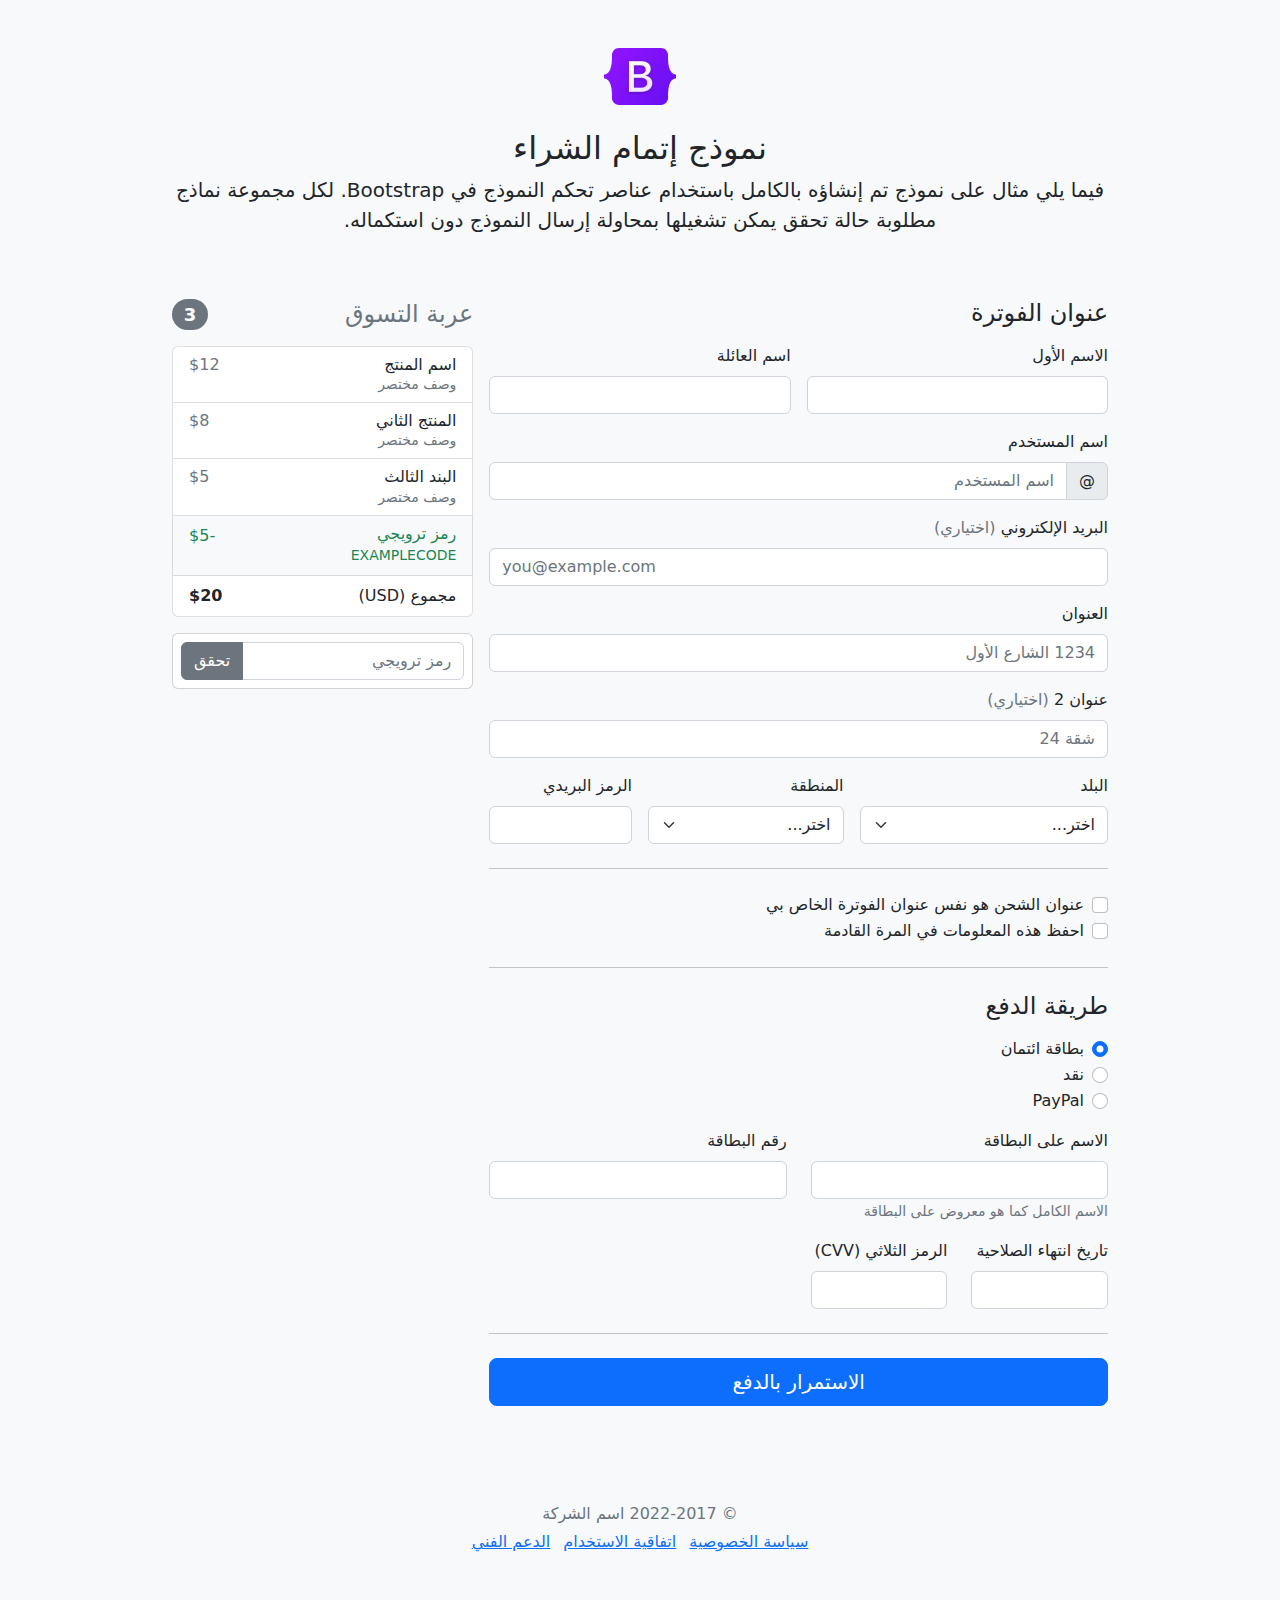
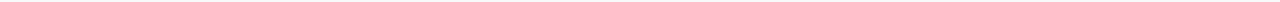
<file: bootstrap-5.2.2-examples/checkout-rtl/index.html>
<!doctype html>
<html lang="ar" dir="rtl">
  <head>
    <meta charset="utf-8">
    <meta name="viewport" content="width=device-width, initial-scale=1">
    <meta name="description" content="">
    <meta name="author" content="Mark Otto, Jacob Thornton, and Bootstrap contributors">
    <meta name="generator" content="Hugo 0.104.2">
    <title>مثال إتمام الشراء · Bootstrap v5.2</title>

    <link rel="canonical" href="https://getbootstrap.com/docs/5.2/examples/checkout-rtl/">

    

    

<link href="../assets/dist/css/bootstrap.rtl.min.css" rel="stylesheet">

    <style>
      .bd-placeholder-img {
        font-size: 1.125rem;
        text-anchor: middle;
        -webkit-user-select: none;
        -moz-user-select: none;
        user-select: none;
      }

      @media (min-width: 768px) {
        .bd-placeholder-img-lg {
          font-size: 3.5rem;
        }
      }

      .b-example-divider {
        height: 3rem;
        background-color: rgba(0, 0, 0, .1);
        border: solid rgba(0, 0, 0, .15);
        border-width: 1px 0;
        box-shadow: inset 0 .5em 1.5em rgba(0, 0, 0, .1), inset 0 .125em .5em rgba(0, 0, 0, .15);
      }

      .b-example-vr {
        flex-shrink: 0;
        width: 1.5rem;
        height: 100vh;
      }

      .bi {
        vertical-align: -.125em;
        fill: currentColor;
      }

      .nav-scroller {
        position: relative;
        z-index: 2;
        height: 2.75rem;
        overflow-y: hidden;
      }

      .nav-scroller .nav {
        display: flex;
        flex-wrap: nowrap;
        padding-bottom: 1rem;
        margin-top: -1px;
        overflow-x: auto;
        text-align: center;
        white-space: nowrap;
        -webkit-overflow-scrolling: touch;
      }
    </style>

    
    <!-- Custom styles for this template -->
    <link href="../checkout/form-validation.css" rel="stylesheet">
  </head>
  <body class="bg-light">
    
<div class="container">
  <main>
    <div class="py-5 text-center">
      <img class="d-block mx-auto mb-4" src="../assets/brand/bootstrap-logo.svg" alt="" width="72" height="57">
      <h2>نموذج إتمام الشراء</h2>
      <p class="lead">فيما يلي مثال على نموذج تم إنشاؤه بالكامل باستخدام عناصر تحكم النموذج في Bootstrap. لكل مجموعة نماذج مطلوبة حالة تحقق يمكن تشغيلها بمحاولة إرسال النموذج دون استكماله.</p>
    </div>

    <div class="row g-3">
      <div class="col-md-5 col-lg-4 order-md-last">
        <h4 class="d-flex justify-content-between align-items-center mb-3">
          <span class="text-muted">عربة التسوق</span>
          <span class="badge bg-secondary rounded-pill">3</span>
        </h4>
        <ul class="list-group mb-3">
          <li class="list-group-item d-flex justify-content-between lh-sm">
            <div>
              <h6 class="my-0">اسم المنتج</h6>
              <small class="text-muted">وصف مختصر</small>
            </div>
            <span class="text-muted">$12</span>
          </li>
          <li class="list-group-item d-flex justify-content-between lh-sm">
            <div>
              <h6 class="my-0">المنتج الثاني</h6>
              <small class="text-muted">وصف مختصر</small>
            </div>
            <span class="text-muted">$8</span>
          </li>
          <li class="list-group-item d-flex justify-content-between lh-sm">
            <div>
              <h6 class="my-0">البند الثالث</h6>
              <small class="text-muted">وصف مختصر</small>
            </div>
            <span class="text-muted">$5</span>
          </li>
          <li class="list-group-item d-flex justify-content-between bg-light">
            <div class="text-success">
              <h6 class="my-0">رمز ترويجي</h6>
              <small>EXAMPLECODE</small>
            </div>
            <span class="text-success">-$5</span>
          </li>
          <li class="list-group-item d-flex justify-content-between">
            <span>مجموع (USD)</span>
            <strong>$20</strong>
          </li>
        </ul>

        <form class="card p-2">
          <div class="input-group">
            <input type="text" class="form-control" placeholder="رمز ترويجي">
            <button type="submit" class="btn btn-secondary">تحقق</button>
          </div>
        </form>
      </div>
      <div class="col-md-7 col-lg-8">
        <h4 class="mb-3">عنوان الفوترة</h4>
        <form class="needs-validation" novalidate>
          <div class="row g-3">
            <div class="col-sm-6">
              <label for="firstName" class="form-label">الاسم الأول</label>
              <input type="text" class="form-control" id="firstName" placeholder="" value="" required>
              <div class="invalid-feedback">
                يرجى إدخال اسم أول صحيح.
              </div>
            </div>

            <div class="col-sm-6">
              <label for="lastName" class="form-label">اسم العائلة</label>
              <input type="text" class="form-control" id="lastName" placeholder="" value="" required>
              <div class="invalid-feedback">
                يرجى إدخال اسم عائلة صحيح.
              </div>
            </div>

            <div class="col-12">
              <label for="username" class="form-label">اسم المستخدم</label>
              <div class="input-group has-validation">
                <span class="input-group-text">@</span>
                <input type="text" class="form-control" id="username" placeholder="اسم المستخدم" required>
              <div class="invalid-feedback">
                اسم المستخدم الخاص بك مطلوب.
                </div>
              </div>
            </div>

            <div class="col-12">
              <label for="email" class="form-label">البريد الإلكتروني <span class="text-muted">(اختياري)</span></label>
              <input type="email" class="form-control" id="email" placeholder="you@example.com">
              <div class="invalid-feedback">
                يرجى إدخال عنوان بريد إلكتروني صحيح لتصلكم تحديثات الشحن.
              </div>
            </div>

            <div class="col-12">
              <label for="address" class="form-label">العنوان</label>
              <input type="text" class="form-control" id="address" placeholder="1234 الشارع الأول" required>
              <div class="invalid-feedback">
                يرجى إدخال عنوان الشحن الخاص بك.
              </div>
            </div>

            <div class="col-12">
              <label for="address2" class="form-label">عنوان 2 <span class="text-muted">(اختياري)</span></label>
              <input type="text" class="form-control" id="address2" placeholder="شقة 24">
            </div>

            <div class="col-md-5">
              <label for="country" class="form-label">البلد</label>
              <select class="form-select" id="country" required>
                <option value="">اختر...</option>
                <option>الولايات المتحدة الأمريكية</option>
              </select>
              <div class="invalid-feedback">
                يرجى اختيار بلد صحيح.
              </div>
            </div>

            <div class="col-md-4">
              <label for="state" class="form-label">المنطقة</label>
              <select class="form-select" id="state" required>
                <option value="">اختر...</option>
                <option>كاليفورنيا</option>
              </select>
              <div class="invalid-feedback">
                يرجى اختيار اسم منطقة صحيح.
              </div>
            </div>

            <div class="col-md-3">
              <label for="zip" class="form-label">الرمز البريدي</label>
              <input type="text" class="form-control" id="zip" placeholder="" required>
              <div class="invalid-feedback">
                الرمز البريدي مطلوب.
              </div>
            </div>
          </div>

          <hr class="my-4">

          <div class="form-check">
            <input type="checkbox" class="form-check-input" id="same-address">
            <label class="form-check-label" for="same-address">عنوان الشحن هو نفس عنوان الفوترة الخاص بي</label>
          </div>

          <div class="form-check">
            <input type="checkbox" class="form-check-input" id="save-info">
            <label class="form-check-label" for="save-info">احفظ هذه المعلومات في المرة القادمة</label>
          </div>

          <hr class="my-4">

          <h4 class="mb-3">طريقة الدفع</h4>

          <div class="my-3">
            <div class="form-check">
              <input id="credit" name="paymentMethod" type="radio" class="form-check-input" checked required>
              <label class="form-check-label" for="credit">بطاقة ائتمان</label>
            </div>
            <div class="form-check">
              <input id="cash" name="paymentMethod" type="radio" class="form-check-input" required>
              <label class="form-check-label" for="cash">نقد</label>
            </div>
            <div class="form-check">
              <input id="paypal" name="paymentMethod" type="radio" class="form-check-input" required>
              <label class="form-check-label" for="paypal">PayPal</label>
            </div>
          </div>

          <div class="row gy-3">
            <div class="col-md-6">
              <label for="cc-name" class="form-label">الاسم على البطاقة</label>
              <input type="text" class="form-control" id="cc-name" placeholder="" required>
              <small class="text-muted">الاسم الكامل كما هو معروض على البطاقة</small>
              <div class="invalid-feedback">
                الاسم على البطاقة مطلوب
              </div>
            </div>

            <div class="col-md-6">
              <label for="cc-number" class="form-label">رقم البطاقة</label>
              <input type="text" class="form-control" id="cc-number" placeholder="" required>
              <div class="invalid-feedback">
                رقم بطاقة الائتمان مطلوب
              </div>
            </div>

            <div class="col-md-3">
              <label for="cc-expiration" class="form-label">تاريخ انتهاء الصلاحية</label>
              <input type="text" class="form-control" id="cc-expiration" placeholder="" required>
              <div class="invalid-feedback">
                تاريخ انتهاء الصلاحية مطلوب
              </div>
            </div>

            <div class="col-md-3">
              <label for="cc-cvv" class="form-label">الرمز الثلاثي (CVV)</label>
              <input type="text" class="form-control" id="cc-cvv" placeholder="" required>
              <div class="invalid-feedback">
                رمز الحماية مطلوب
              </div>
            </div>
          </div>

          <hr class="my-4">

          <button class="w-100 btn btn-primary btn-lg" type="submit">الاستمرار بالدفع</button>
        </form>
      </div>
    </div>
  </main>
  <footer class="my-5 pt-5 text-muted text-center text-small">
    <p class="mb-1">&copy; 2022-2017 اسم الشركة</p>
    <ul class="list-inline">
      <li class="list-inline-item"><a href="#">سياسة الخصوصية</a></li>
      <li class="list-inline-item"><a href="#">اتفاقية الاستخدام</a></li>
      <li class="list-inline-item"><a href="#">الدعم الفني</a></li>
    </ul>
  </footer>
</div>


    <script src="../assets/dist/js/bootstrap.bundle.min.js"></script>

      <script src="../checkout/form-validation.js"></script>
  </body>
</html>
</file>
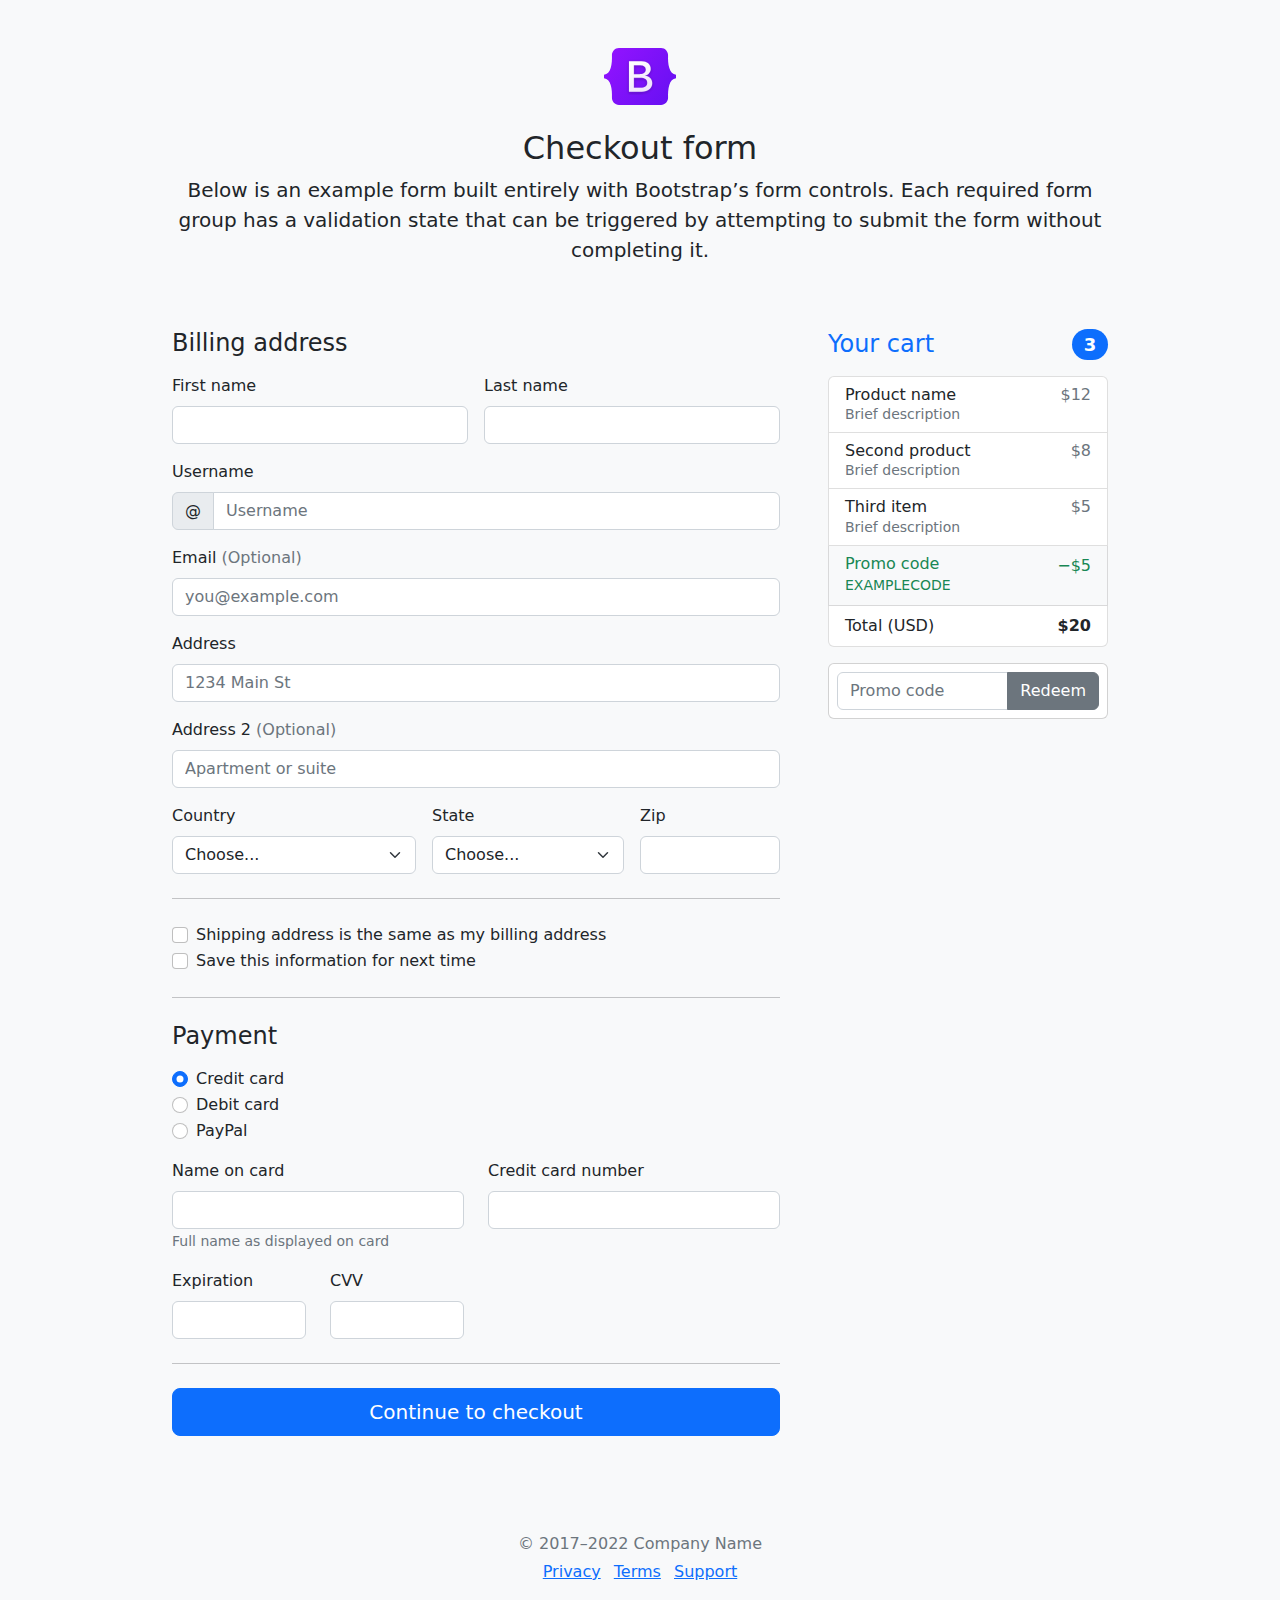
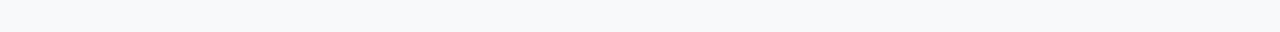
<file: bootstrap-5.2.2-examples/checkout/index.html>
<!doctype html>
<html lang="en">
  <head>
    <meta charset="utf-8">
    <meta name="viewport" content="width=device-width, initial-scale=1">
    <meta name="description" content="">
    <meta name="author" content="Mark Otto, Jacob Thornton, and Bootstrap contributors">
    <meta name="generator" content="Hugo 0.104.2">
    <title>Checkout example · Bootstrap v5.2</title>

    <link rel="canonical" href="https://getbootstrap.com/docs/5.2/examples/checkout/">

    

    

<link href="../assets/dist/css/bootstrap.min.css" rel="stylesheet">

    <style>
      .bd-placeholder-img {
        font-size: 1.125rem;
        text-anchor: middle;
        -webkit-user-select: none;
        -moz-user-select: none;
        user-select: none;
      }

      @media (min-width: 768px) {
        .bd-placeholder-img-lg {
          font-size: 3.5rem;
        }
      }

      .b-example-divider {
        height: 3rem;
        background-color: rgba(0, 0, 0, .1);
        border: solid rgba(0, 0, 0, .15);
        border-width: 1px 0;
        box-shadow: inset 0 .5em 1.5em rgba(0, 0, 0, .1), inset 0 .125em .5em rgba(0, 0, 0, .15);
      }

      .b-example-vr {
        flex-shrink: 0;
        width: 1.5rem;
        height: 100vh;
      }

      .bi {
        vertical-align: -.125em;
        fill: currentColor;
      }

      .nav-scroller {
        position: relative;
        z-index: 2;
        height: 2.75rem;
        overflow-y: hidden;
      }

      .nav-scroller .nav {
        display: flex;
        flex-wrap: nowrap;
        padding-bottom: 1rem;
        margin-top: -1px;
        overflow-x: auto;
        text-align: center;
        white-space: nowrap;
        -webkit-overflow-scrolling: touch;
      }
    </style>

    
    <!-- Custom styles for this template -->
    <link href="form-validation.css" rel="stylesheet">
  </head>
  <body class="bg-light">
    
<div class="container">
  <main>
    <div class="py-5 text-center">
      <img class="d-block mx-auto mb-4" src="../assets/brand/bootstrap-logo.svg" alt="" width="72" height="57">
      <h2>Checkout form</h2>
      <p class="lead">Below is an example form built entirely with Bootstrap’s form controls. Each required form group has a validation state that can be triggered by attempting to submit the form without completing it.</p>
    </div>

    <div class="row g-5">
      <div class="col-md-5 col-lg-4 order-md-last">
        <h4 class="d-flex justify-content-between align-items-center mb-3">
          <span class="text-primary">Your cart</span>
          <span class="badge bg-primary rounded-pill">3</span>
        </h4>
        <ul class="list-group mb-3">
          <li class="list-group-item d-flex justify-content-between lh-sm">
            <div>
              <h6 class="my-0">Product name</h6>
              <small class="text-muted">Brief description</small>
            </div>
            <span class="text-muted">$12</span>
          </li>
          <li class="list-group-item d-flex justify-content-between lh-sm">
            <div>
              <h6 class="my-0">Second product</h6>
              <small class="text-muted">Brief description</small>
            </div>
            <span class="text-muted">$8</span>
          </li>
          <li class="list-group-item d-flex justify-content-between lh-sm">
            <div>
              <h6 class="my-0">Third item</h6>
              <small class="text-muted">Brief description</small>
            </div>
            <span class="text-muted">$5</span>
          </li>
          <li class="list-group-item d-flex justify-content-between bg-light">
            <div class="text-success">
              <h6 class="my-0">Promo code</h6>
              <small>EXAMPLECODE</small>
            </div>
            <span class="text-success">−$5</span>
          </li>
          <li class="list-group-item d-flex justify-content-between">
            <span>Total (USD)</span>
            <strong>$20</strong>
          </li>
        </ul>

        <form class="card p-2">
          <div class="input-group">
            <input type="text" class="form-control" placeholder="Promo code">
            <button type="submit" class="btn btn-secondary">Redeem</button>
          </div>
        </form>
      </div>
      <div class="col-md-7 col-lg-8">
        <h4 class="mb-3">Billing address</h4>
        <form class="needs-validation" novalidate>
          <div class="row g-3">
            <div class="col-sm-6">
              <label for="firstName" class="form-label">First name</label>
              <input type="text" class="form-control" id="firstName" placeholder="" value="" required>
              <div class="invalid-feedback">
                Valid first name is required.
              </div>
            </div>

            <div class="col-sm-6">
              <label for="lastName" class="form-label">Last name</label>
              <input type="text" class="form-control" id="lastName" placeholder="" value="" required>
              <div class="invalid-feedback">
                Valid last name is required.
              </div>
            </div>

            <div class="col-12">
              <label for="username" class="form-label">Username</label>
              <div class="input-group has-validation">
                <span class="input-group-text">@</span>
                <input type="text" class="form-control" id="username" placeholder="Username" required>
              <div class="invalid-feedback">
                  Your username is required.
                </div>
              </div>
            </div>

            <div class="col-12">
              <label for="email" class="form-label">Email <span class="text-muted">(Optional)</span></label>
              <input type="email" class="form-control" id="email" placeholder="you@example.com">
              <div class="invalid-feedback">
                Please enter a valid email address for shipping updates.
              </div>
            </div>

            <div class="col-12">
              <label for="address" class="form-label">Address</label>
              <input type="text" class="form-control" id="address" placeholder="1234 Main St" required>
              <div class="invalid-feedback">
                Please enter your shipping address.
              </div>
            </div>

            <div class="col-12">
              <label for="address2" class="form-label">Address 2 <span class="text-muted">(Optional)</span></label>
              <input type="text" class="form-control" id="address2" placeholder="Apartment or suite">
            </div>

            <div class="col-md-5">
              <label for="country" class="form-label">Country</label>
              <select class="form-select" id="country" required>
                <option value="">Choose...</option>
                <option>United States</option>
              </select>
              <div class="invalid-feedback">
                Please select a valid country.
              </div>
            </div>

            <div class="col-md-4">
              <label for="state" class="form-label">State</label>
              <select class="form-select" id="state" required>
                <option value="">Choose...</option>
                <option>California</option>
              </select>
              <div class="invalid-feedback">
                Please provide a valid state.
              </div>
            </div>

            <div class="col-md-3">
              <label for="zip" class="form-label">Zip</label>
              <input type="text" class="form-control" id="zip" placeholder="" required>
              <div class="invalid-feedback">
                Zip code required.
              </div>
            </div>
          </div>

          <hr class="my-4">

          <div class="form-check">
            <input type="checkbox" class="form-check-input" id="same-address">
            <label class="form-check-label" for="same-address">Shipping address is the same as my billing address</label>
          </div>

          <div class="form-check">
            <input type="checkbox" class="form-check-input" id="save-info">
            <label class="form-check-label" for="save-info">Save this information for next time</label>
          </div>

          <hr class="my-4">

          <h4 class="mb-3">Payment</h4>

          <div class="my-3">
            <div class="form-check">
              <input id="credit" name="paymentMethod" type="radio" class="form-check-input" checked required>
              <label class="form-check-label" for="credit">Credit card</label>
            </div>
            <div class="form-check">
              <input id="debit" name="paymentMethod" type="radio" class="form-check-input" required>
              <label class="form-check-label" for="debit">Debit card</label>
            </div>
            <div class="form-check">
              <input id="paypal" name="paymentMethod" type="radio" class="form-check-input" required>
              <label class="form-check-label" for="paypal">PayPal</label>
            </div>
          </div>

          <div class="row gy-3">
            <div class="col-md-6">
              <label for="cc-name" class="form-label">Name on card</label>
              <input type="text" class="form-control" id="cc-name" placeholder="" required>
              <small class="text-muted">Full name as displayed on card</small>
              <div class="invalid-feedback">
                Name on card is required
              </div>
            </div>

            <div class="col-md-6">
              <label for="cc-number" class="form-label">Credit card number</label>
              <input type="text" class="form-control" id="cc-number" placeholder="" required>
              <div class="invalid-feedback">
                Credit card number is required
              </div>
            </div>

            <div class="col-md-3">
              <label for="cc-expiration" class="form-label">Expiration</label>
              <input type="text" class="form-control" id="cc-expiration" placeholder="" required>
              <div class="invalid-feedback">
                Expiration date required
              </div>
            </div>

            <div class="col-md-3">
              <label for="cc-cvv" class="form-label">CVV</label>
              <input type="text" class="form-control" id="cc-cvv" placeholder="" required>
              <div class="invalid-feedback">
                Security code required
              </div>
            </div>
          </div>

          <hr class="my-4">

          <button class="w-100 btn btn-primary btn-lg" type="submit">Continue to checkout</button>
        </form>
      </div>
    </div>
  </main>

  <footer class="my-5 pt-5 text-muted text-center text-small">
    <p class="mb-1">&copy; 2017–2022 Company Name</p>
    <ul class="list-inline">
      <li class="list-inline-item"><a href="#">Privacy</a></li>
      <li class="list-inline-item"><a href="#">Terms</a></li>
      <li class="list-inline-item"><a href="#">Support</a></li>
    </ul>
  </footer>
</div>


    <script src="../assets/dist/js/bootstrap.bundle.min.js"></script>

      <script src="form-validation.js"></script>
  </body>
</html>
</file>
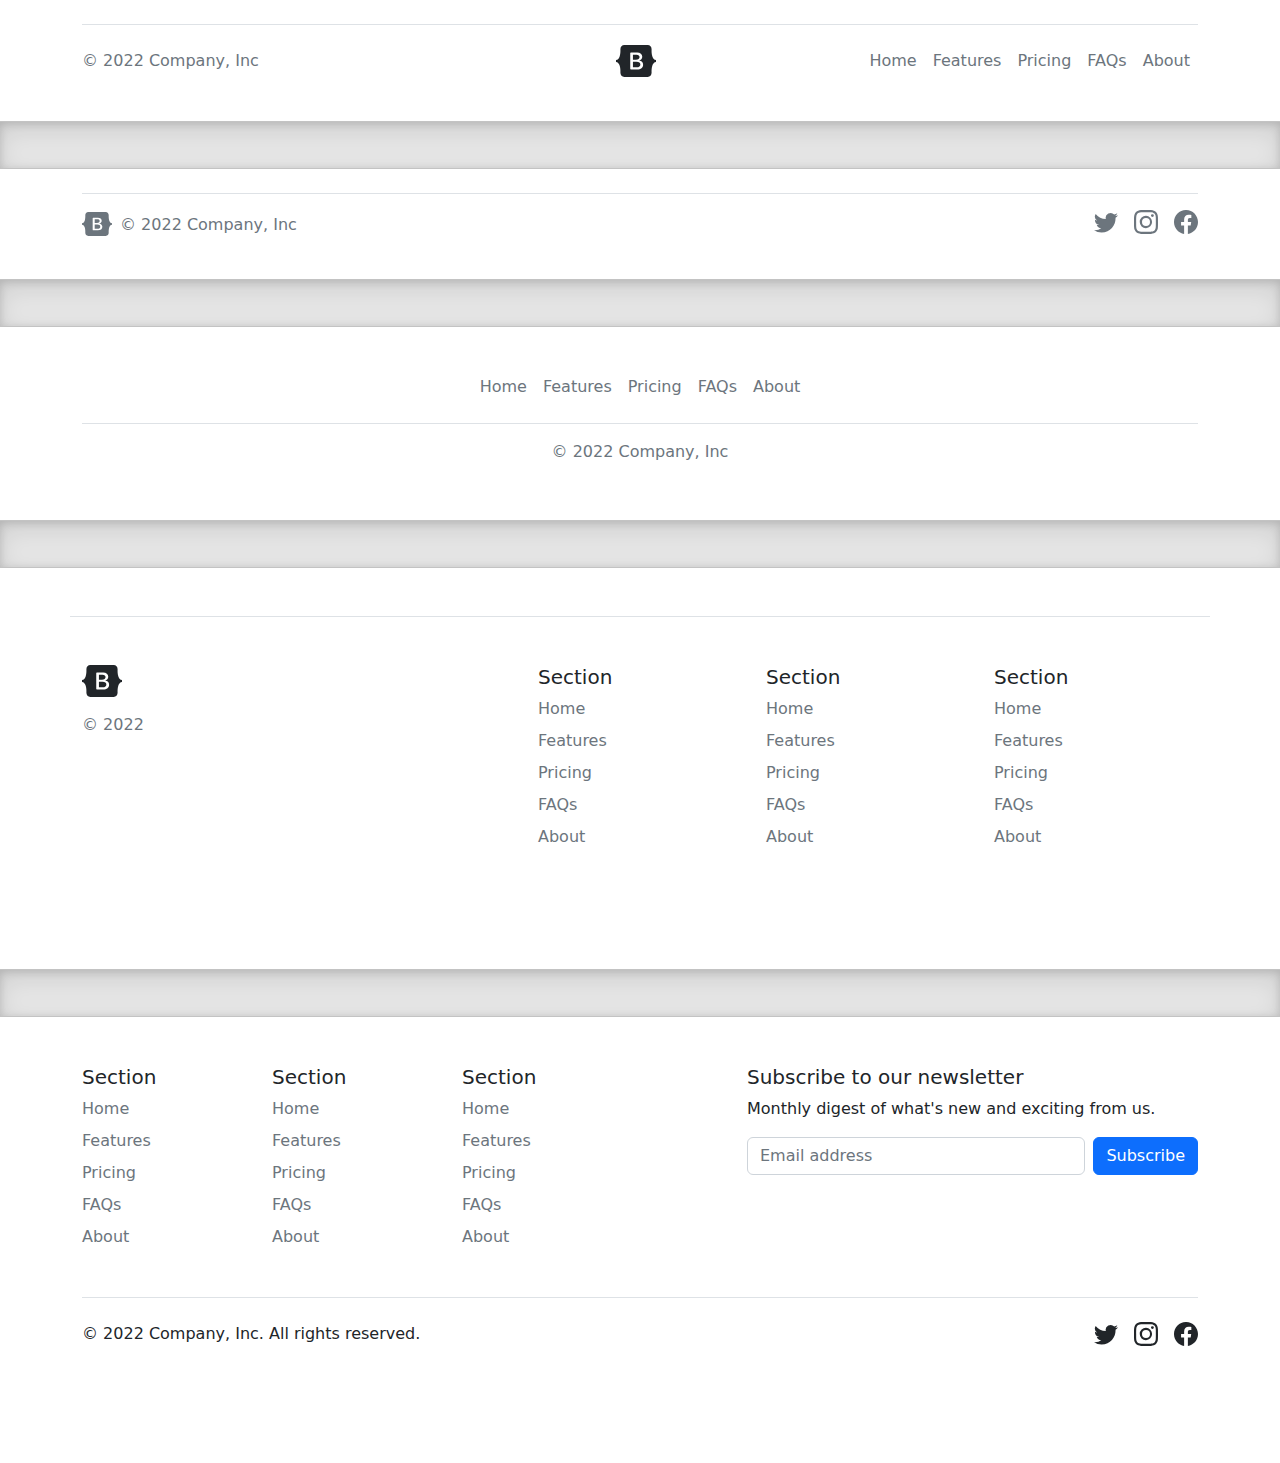
<file: bootstrap-5.2.2-examples/footers/index.html>
<!doctype html>
<html lang="en">
  <head>
    <meta charset="utf-8">
    <meta name="viewport" content="width=device-width, initial-scale=1">
    <meta name="description" content="">
    <meta name="author" content="Mark Otto, Jacob Thornton, and Bootstrap contributors">
    <meta name="generator" content="Hugo 0.104.2">
    <title>Footers · Bootstrap v5.2</title>

    <link rel="canonical" href="https://getbootstrap.com/docs/5.2/examples/footers/">

    

    

<link href="../assets/dist/css/bootstrap.min.css" rel="stylesheet">

    <style>
      .bd-placeholder-img {
        font-size: 1.125rem;
        text-anchor: middle;
        -webkit-user-select: none;
        -moz-user-select: none;
        user-select: none;
      }

      @media (min-width: 768px) {
        .bd-placeholder-img-lg {
          font-size: 3.5rem;
        }
      }

      .b-example-divider {
        height: 3rem;
        background-color: rgba(0, 0, 0, .1);
        border: solid rgba(0, 0, 0, .15);
        border-width: 1px 0;
        box-shadow: inset 0 .5em 1.5em rgba(0, 0, 0, .1), inset 0 .125em .5em rgba(0, 0, 0, .15);
      }

      .b-example-vr {
        flex-shrink: 0;
        width: 1.5rem;
        height: 100vh;
      }

      .bi {
        vertical-align: -.125em;
        fill: currentColor;
      }

      .nav-scroller {
        position: relative;
        z-index: 2;
        height: 2.75rem;
        overflow-y: hidden;
      }

      .nav-scroller .nav {
        display: flex;
        flex-wrap: nowrap;
        padding-bottom: 1rem;
        margin-top: -1px;
        overflow-x: auto;
        text-align: center;
        white-space: nowrap;
        -webkit-overflow-scrolling: touch;
      }
    </style>

    
  </head>
  <body>
    
<svg xmlns="http://www.w3.org/2000/svg" style="display: none;">
  <symbol id="bootstrap" viewBox="0 0 118 94">
    <title>Bootstrap</title>
    <path fill-rule="evenodd" clip-rule="evenodd" d="M24.509 0c-6.733 0-11.715 5.893-11.492 12.284.214 6.14-.064 14.092-2.066 20.577C8.943 39.365 5.547 43.485 0 44.014v5.972c5.547.529 8.943 4.649 10.951 11.153 2.002 6.485 2.28 14.437 2.066 20.577C12.794 88.106 17.776 94 24.51 94H93.5c6.733 0 11.714-5.893 11.491-12.284-.214-6.14.064-14.092 2.066-20.577 2.009-6.504 5.396-10.624 10.943-11.153v-5.972c-5.547-.529-8.934-4.649-10.943-11.153-2.002-6.484-2.28-14.437-2.066-20.577C105.214 5.894 100.233 0 93.5 0H24.508zM80 57.863C80 66.663 73.436 72 62.543 72H44a2 2 0 01-2-2V24a2 2 0 012-2h18.437c9.083 0 15.044 4.92 15.044 12.474 0 5.302-4.01 10.049-9.119 10.88v.277C75.317 46.394 80 51.21 80 57.863zM60.521 28.34H49.948v14.934h8.905c6.884 0 10.68-2.772 10.68-7.727 0-4.643-3.264-7.207-9.012-7.207zM49.948 49.2v16.458H60.91c7.167 0 10.964-2.876 10.964-8.281 0-5.406-3.903-8.178-11.425-8.178H49.948z"></path>
  </symbol>
  <symbol id="facebook" viewBox="0 0 16 16">
    <path d="M16 8.049c0-4.446-3.582-8.05-8-8.05C3.58 0-.002 3.603-.002 8.05c0 4.017 2.926 7.347 6.75 7.951v-5.625h-2.03V8.05H6.75V6.275c0-2.017 1.195-3.131 3.022-3.131.876 0 1.791.157 1.791.157v1.98h-1.009c-.993 0-1.303.621-1.303 1.258v1.51h2.218l-.354 2.326H9.25V16c3.824-.604 6.75-3.934 6.75-7.951z"/>
  </symbol>
  <symbol id="instagram" viewBox="0 0 16 16">
      <path d="M8 0C5.829 0 5.556.01 4.703.048 3.85.088 3.269.222 2.76.42a3.917 3.917 0 0 0-1.417.923A3.927 3.927 0 0 0 .42 2.76C.222 3.268.087 3.85.048 4.7.01 5.555 0 5.827 0 8.001c0 2.172.01 2.444.048 3.297.04.852.174 1.433.372 1.942.205.526.478.972.923 1.417.444.445.89.719 1.416.923.51.198 1.09.333 1.942.372C5.555 15.99 5.827 16 8 16s2.444-.01 3.298-.048c.851-.04 1.434-.174 1.943-.372a3.916 3.916 0 0 0 1.416-.923c.445-.445.718-.891.923-1.417.197-.509.332-1.09.372-1.942C15.99 10.445 16 10.173 16 8s-.01-2.445-.048-3.299c-.04-.851-.175-1.433-.372-1.941a3.926 3.926 0 0 0-.923-1.417A3.911 3.911 0 0 0 13.24.42c-.51-.198-1.092-.333-1.943-.372C10.443.01 10.172 0 7.998 0h.003zm-.717 1.442h.718c2.136 0 2.389.007 3.232.046.78.035 1.204.166 1.486.275.373.145.64.319.92.599.28.28.453.546.598.92.11.281.24.705.275 1.485.039.843.047 1.096.047 3.231s-.008 2.389-.047 3.232c-.035.78-.166 1.203-.275 1.485a2.47 2.47 0 0 1-.599.919c-.28.28-.546.453-.92.598-.28.11-.704.24-1.485.276-.843.038-1.096.047-3.232.047s-2.39-.009-3.233-.047c-.78-.036-1.203-.166-1.485-.276a2.478 2.478 0 0 1-.92-.598 2.48 2.48 0 0 1-.6-.92c-.109-.281-.24-.705-.275-1.485-.038-.843-.046-1.096-.046-3.233 0-2.136.008-2.388.046-3.231.036-.78.166-1.204.276-1.486.145-.373.319-.64.599-.92.28-.28.546-.453.92-.598.282-.11.705-.24 1.485-.276.738-.034 1.024-.044 2.515-.045v.002zm4.988 1.328a.96.96 0 1 0 0 1.92.96.96 0 0 0 0-1.92zm-4.27 1.122a4.109 4.109 0 1 0 0 8.217 4.109 4.109 0 0 0 0-8.217zm0 1.441a2.667 2.667 0 1 1 0 5.334 2.667 2.667 0 0 1 0-5.334z"/>
  </symbol>
  <symbol id="twitter" viewBox="0 0 16 16">
    <path d="M5.026 15c6.038 0 9.341-5.003 9.341-9.334 0-.14 0-.282-.006-.422A6.685 6.685 0 0 0 16 3.542a6.658 6.658 0 0 1-1.889.518 3.301 3.301 0 0 0 1.447-1.817 6.533 6.533 0 0 1-2.087.793A3.286 3.286 0 0 0 7.875 6.03a9.325 9.325 0 0 1-6.767-3.429 3.289 3.289 0 0 0 1.018 4.382A3.323 3.323 0 0 1 .64 6.575v.045a3.288 3.288 0 0 0 2.632 3.218 3.203 3.203 0 0 1-.865.115 3.23 3.23 0 0 1-.614-.057 3.283 3.283 0 0 0 3.067 2.277A6.588 6.588 0 0 1 .78 13.58a6.32 6.32 0 0 1-.78-.045A9.344 9.344 0 0 0 5.026 15z"/>
  </symbol>
</svg>

<div class="container">
  <footer class="d-flex flex-wrap justify-content-between align-items-center py-3 my-4 border-top">
    <p class="col-md-4 mb-0 text-muted">&copy; 2022 Company, Inc</p>

    <a href="/" class="col-md-4 d-flex align-items-center justify-content-center mb-3 mb-md-0 me-md-auto link-dark text-decoration-none">
      <svg class="bi me-2" width="40" height="32"><use xlink:href="#bootstrap"/></svg>
    </a>

    <ul class="nav col-md-4 justify-content-end">
      <li class="nav-item"><a href="#" class="nav-link px-2 text-muted">Home</a></li>
      <li class="nav-item"><a href="#" class="nav-link px-2 text-muted">Features</a></li>
      <li class="nav-item"><a href="#" class="nav-link px-2 text-muted">Pricing</a></li>
      <li class="nav-item"><a href="#" class="nav-link px-2 text-muted">FAQs</a></li>
      <li class="nav-item"><a href="#" class="nav-link px-2 text-muted">About</a></li>
    </ul>
  </footer>
</div>

<div class="b-example-divider"></div>

<div class="container">
  <footer class="d-flex flex-wrap justify-content-between align-items-center py-3 my-4 border-top">
    <div class="col-md-4 d-flex align-items-center">
      <a href="/" class="mb-3 me-2 mb-md-0 text-muted text-decoration-none lh-1">
        <svg class="bi" width="30" height="24"><use xlink:href="#bootstrap"/></svg>
      </a>
      <span class="mb-3 mb-md-0 text-muted">&copy; 2022 Company, Inc</span>
    </div>

    <ul class="nav col-md-4 justify-content-end list-unstyled d-flex">
      <li class="ms-3"><a class="text-muted" href="#"><svg class="bi" width="24" height="24"><use xlink:href="#twitter"/></svg></a></li>
      <li class="ms-3"><a class="text-muted" href="#"><svg class="bi" width="24" height="24"><use xlink:href="#instagram"/></svg></a></li>
      <li class="ms-3"><a class="text-muted" href="#"><svg class="bi" width="24" height="24"><use xlink:href="#facebook"/></svg></a></li>
    </ul>
  </footer>
</div>

<div class="b-example-divider"></div>

<div class="container">
  <footer class="py-3 my-4">
    <ul class="nav justify-content-center border-bottom pb-3 mb-3">
      <li class="nav-item"><a href="#" class="nav-link px-2 text-muted">Home</a></li>
      <li class="nav-item"><a href="#" class="nav-link px-2 text-muted">Features</a></li>
      <li class="nav-item"><a href="#" class="nav-link px-2 text-muted">Pricing</a></li>
      <li class="nav-item"><a href="#" class="nav-link px-2 text-muted">FAQs</a></li>
      <li class="nav-item"><a href="#" class="nav-link px-2 text-muted">About</a></li>
    </ul>
    <p class="text-center text-muted">&copy; 2022 Company, Inc</p>
  </footer>
</div>

<div class="b-example-divider"></div>

<div class="container">
  <footer class="row row-cols-1 row-cols-sm-2 row-cols-md-5 py-5 my-5 border-top">
    <div class="col mb-3">
      <a href="/" class="d-flex align-items-center mb-3 link-dark text-decoration-none">
        <svg class="bi me-2" width="40" height="32"><use xlink:href="#bootstrap"/></svg>
      </a>
      <p class="text-muted">&copy; 2022</p>
    </div>

    <div class="col mb-3">

    </div>

    <div class="col mb-3">
      <h5>Section</h5>
      <ul class="nav flex-column">
        <li class="nav-item mb-2"><a href="#" class="nav-link p-0 text-muted">Home</a></li>
        <li class="nav-item mb-2"><a href="#" class="nav-link p-0 text-muted">Features</a></li>
        <li class="nav-item mb-2"><a href="#" class="nav-link p-0 text-muted">Pricing</a></li>
        <li class="nav-item mb-2"><a href="#" class="nav-link p-0 text-muted">FAQs</a></li>
        <li class="nav-item mb-2"><a href="#" class="nav-link p-0 text-muted">About</a></li>
      </ul>
    </div>

    <div class="col mb-3">
      <h5>Section</h5>
      <ul class="nav flex-column">
        <li class="nav-item mb-2"><a href="#" class="nav-link p-0 text-muted">Home</a></li>
        <li class="nav-item mb-2"><a href="#" class="nav-link p-0 text-muted">Features</a></li>
        <li class="nav-item mb-2"><a href="#" class="nav-link p-0 text-muted">Pricing</a></li>
        <li class="nav-item mb-2"><a href="#" class="nav-link p-0 text-muted">FAQs</a></li>
        <li class="nav-item mb-2"><a href="#" class="nav-link p-0 text-muted">About</a></li>
      </ul>
    </div>

    <div class="col mb-3">
      <h5>Section</h5>
      <ul class="nav flex-column">
        <li class="nav-item mb-2"><a href="#" class="nav-link p-0 text-muted">Home</a></li>
        <li class="nav-item mb-2"><a href="#" class="nav-link p-0 text-muted">Features</a></li>
        <li class="nav-item mb-2"><a href="#" class="nav-link p-0 text-muted">Pricing</a></li>
        <li class="nav-item mb-2"><a href="#" class="nav-link p-0 text-muted">FAQs</a></li>
        <li class="nav-item mb-2"><a href="#" class="nav-link p-0 text-muted">About</a></li>
      </ul>
    </div>
  </footer>
</div>

<div class="b-example-divider"></div>


<div class="container">
  <footer class="py-5">
    <div class="row">
      <div class="col-6 col-md-2 mb-3">
        <h5>Section</h5>
        <ul class="nav flex-column">
          <li class="nav-item mb-2"><a href="#" class="nav-link p-0 text-muted">Home</a></li>
          <li class="nav-item mb-2"><a href="#" class="nav-link p-0 text-muted">Features</a></li>
          <li class="nav-item mb-2"><a href="#" class="nav-link p-0 text-muted">Pricing</a></li>
          <li class="nav-item mb-2"><a href="#" class="nav-link p-0 text-muted">FAQs</a></li>
          <li class="nav-item mb-2"><a href="#" class="nav-link p-0 text-muted">About</a></li>
        </ul>
      </div>

      <div class="col-6 col-md-2 mb-3">
        <h5>Section</h5>
        <ul class="nav flex-column">
          <li class="nav-item mb-2"><a href="#" class="nav-link p-0 text-muted">Home</a></li>
          <li class="nav-item mb-2"><a href="#" class="nav-link p-0 text-muted">Features</a></li>
          <li class="nav-item mb-2"><a href="#" class="nav-link p-0 text-muted">Pricing</a></li>
          <li class="nav-item mb-2"><a href="#" class="nav-link p-0 text-muted">FAQs</a></li>
          <li class="nav-item mb-2"><a href="#" class="nav-link p-0 text-muted">About</a></li>
        </ul>
      </div>

      <div class="col-6 col-md-2 mb-3">
        <h5>Section</h5>
        <ul class="nav flex-column">
          <li class="nav-item mb-2"><a href="#" class="nav-link p-0 text-muted">Home</a></li>
          <li class="nav-item mb-2"><a href="#" class="nav-link p-0 text-muted">Features</a></li>
          <li class="nav-item mb-2"><a href="#" class="nav-link p-0 text-muted">Pricing</a></li>
          <li class="nav-item mb-2"><a href="#" class="nav-link p-0 text-muted">FAQs</a></li>
          <li class="nav-item mb-2"><a href="#" class="nav-link p-0 text-muted">About</a></li>
        </ul>
      </div>

      <div class="col-md-5 offset-md-1 mb-3">
        <form>
          <h5>Subscribe to our newsletter</h5>
          <p>Monthly digest of what's new and exciting from us.</p>
          <div class="d-flex flex-column flex-sm-row w-100 gap-2">
            <label for="newsletter1" class="visually-hidden">Email address</label>
            <input id="newsletter1" type="text" class="form-control" placeholder="Email address">
            <button class="btn btn-primary" type="button">Subscribe</button>
          </div>
        </form>
      </div>
    </div>

    <div class="d-flex flex-column flex-sm-row justify-content-between py-4 my-4 border-top">
      <p>&copy; 2022 Company, Inc. All rights reserved.</p>
      <ul class="list-unstyled d-flex">
        <li class="ms-3"><a class="link-dark" href="#"><svg class="bi" width="24" height="24"><use xlink:href="#twitter"/></svg></a></li>
        <li class="ms-3"><a class="link-dark" href="#"><svg class="bi" width="24" height="24"><use xlink:href="#instagram"/></svg></a></li>
        <li class="ms-3"><a class="link-dark" href="#"><svg class="bi" width="24" height="24"><use xlink:href="#facebook"/></svg></a></li>
      </ul>
    </div>
  </footer>
</div>


    <script src="../assets/dist/js/bootstrap.bundle.min.js"></script>

      
  </body>
</html>
</file>
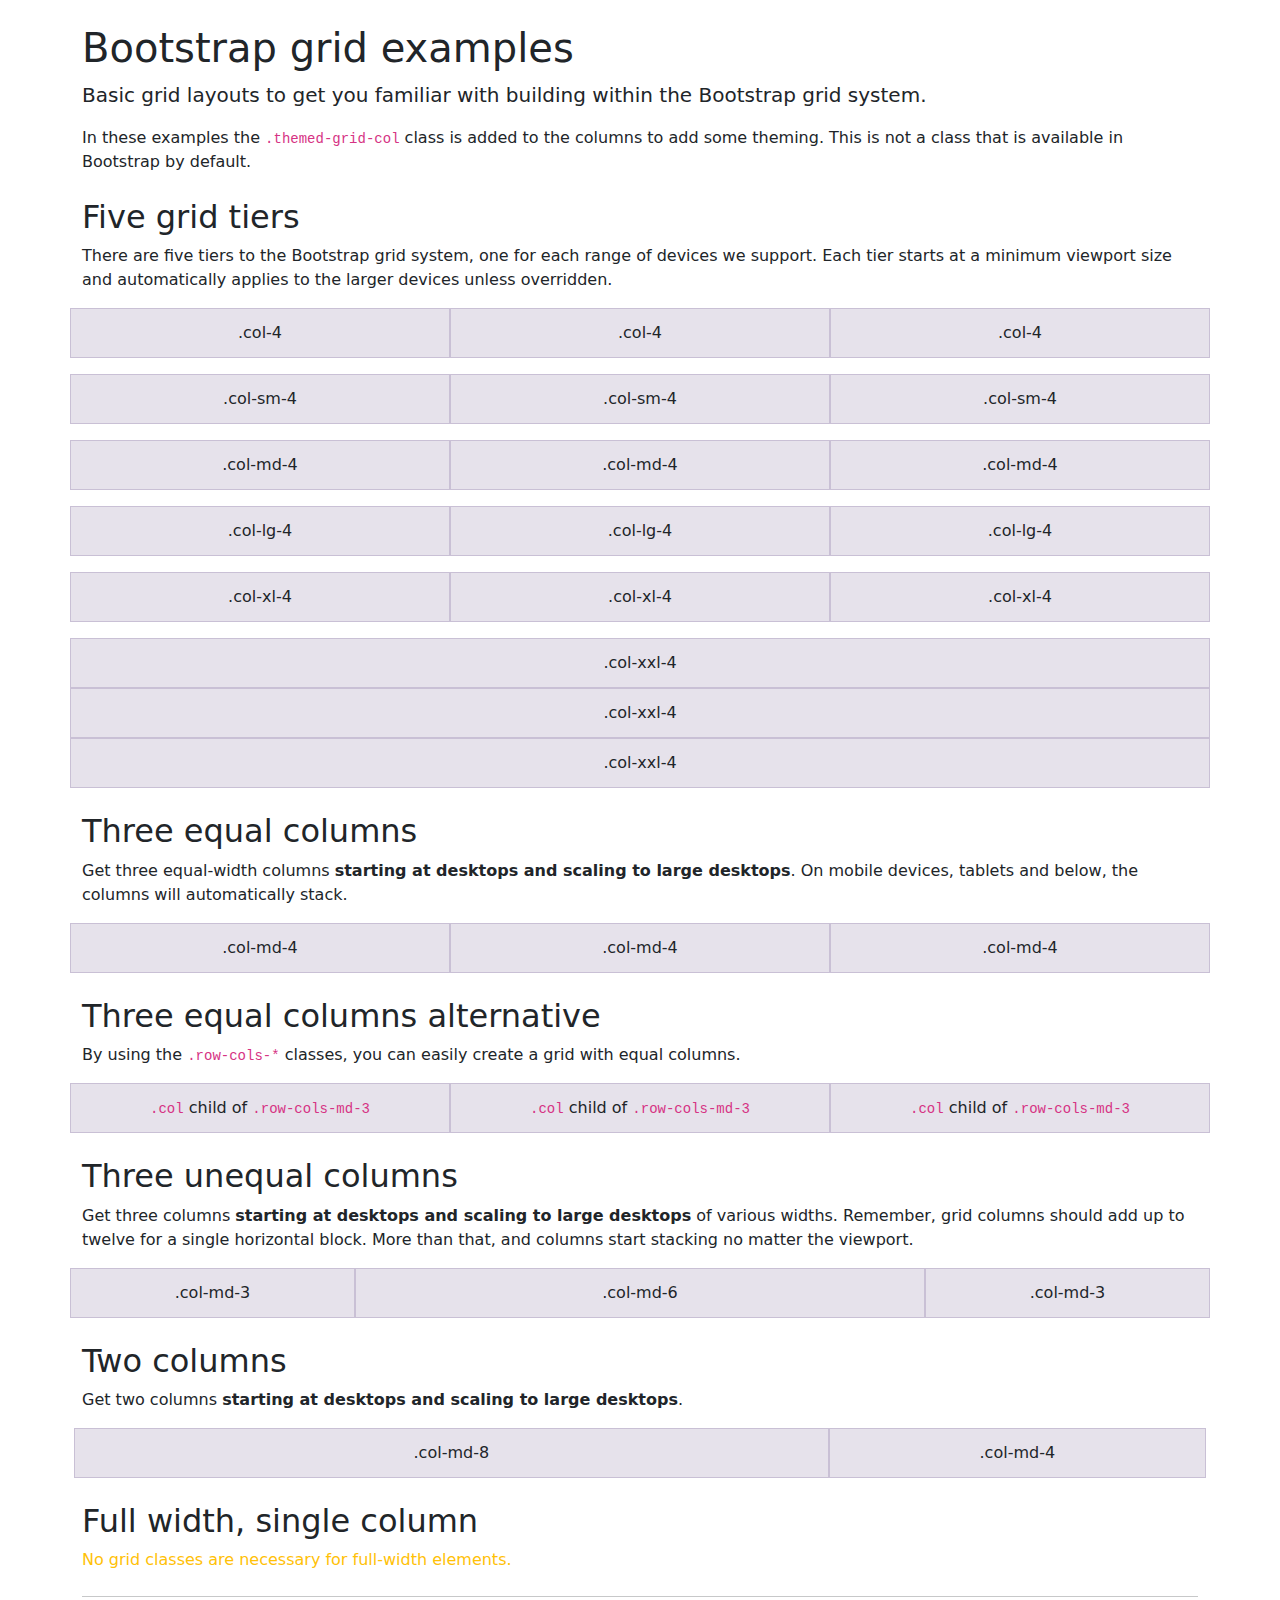
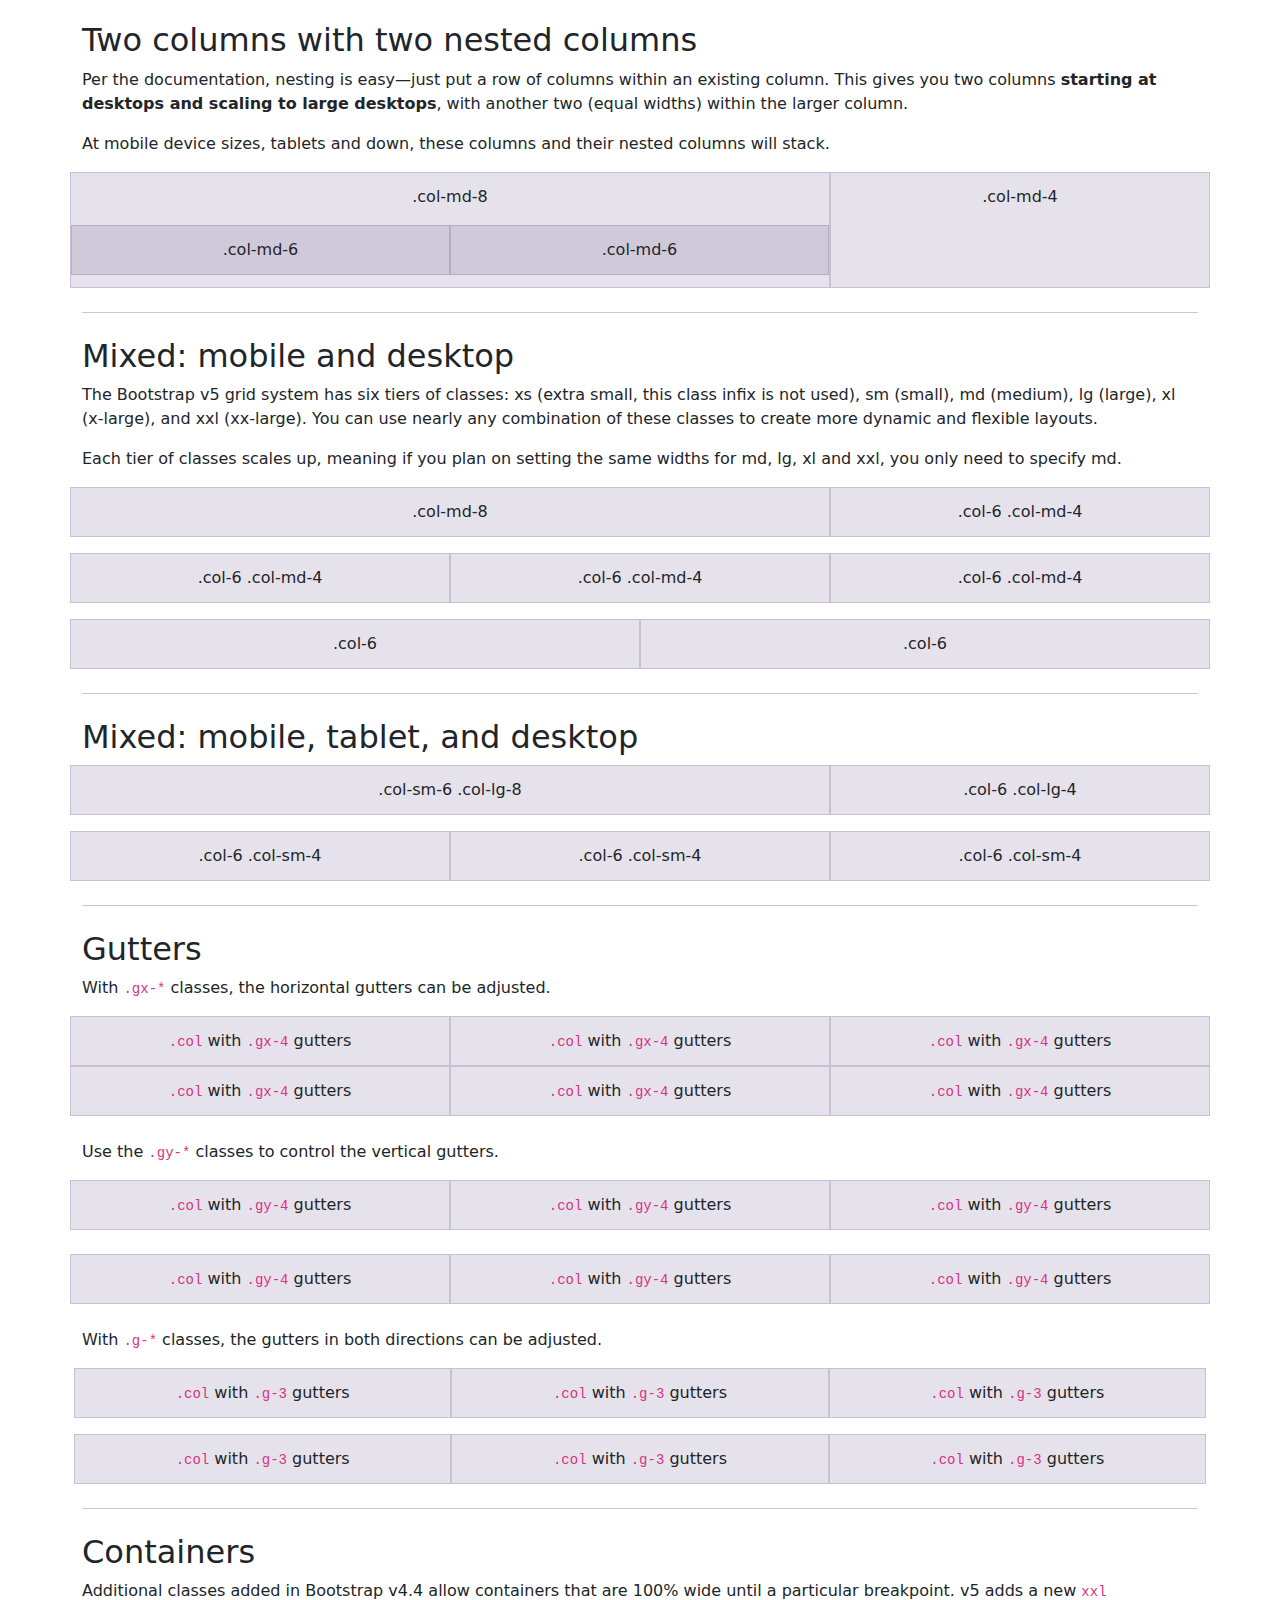
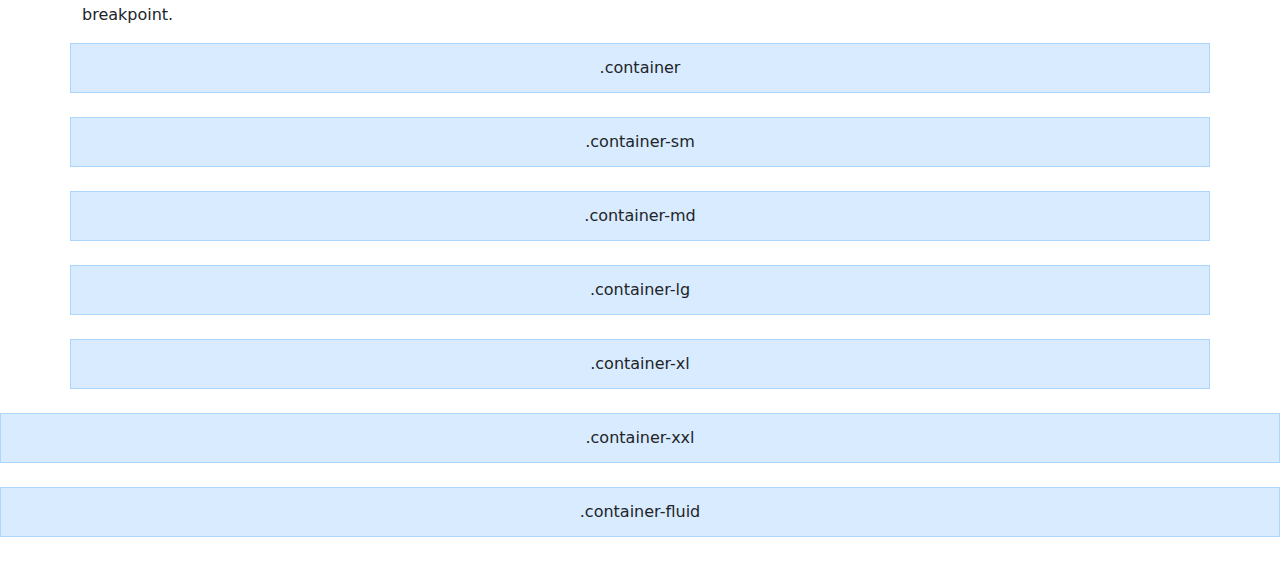
<file: bootstrap-5.2.2-examples/grid/index.html>
<!DOCTYPE html>
<html lang="en">
  <head>
    <meta charset="utf-8" />
    <meta name="viewport" content="width=device-width, initial-scale=1" />
    <meta name="description" content="" />
    <meta
      name="author"
      content="Mark Otto, Jacob Thornton, and Bootstrap contributors"
    />
    <meta name="generator" content="Hugo 0.104.2" />
    <title>Grid Template · Bootstrap v5.2</title>

    <link
      rel="canonical"
      href="https://getbootstrap.com/docs/5.2/examples/grid/"
    />

    <link href="../assets/dist/css/bootstrap.min.css" rel="stylesheet" />

    <style>
      .bd-placeholder-img {
        font-size: 1.125rem;
        text-anchor: middle;
        -webkit-user-select: none;
        -moz-user-select: none;
        user-select: none;
      }

      @media (min-width: 768px) {
        .bd-placeholder-img-lg {
          font-size: 3.5rem;
        }
      }

      .b-example-divider {
        height: 3rem;
        background-color: rgba(0, 0, 0, 0.1);
        border: solid rgba(0, 0, 0, 0.15);
        border-width: 1px 0;
        box-shadow: inset 0 0.5em 1.5em rgba(0, 0, 0, 0.1),
          inset 0 0.125em 0.5em rgba(0, 0, 0, 0.15);
      }

      .b-example-vr {
        flex-shrink: 0;
        width: 1.5rem;
        height: 100vh;
      }

      .bi {
        vertical-align: -0.125em;
        fill: currentColor;
      }

      .nav-scroller {
        position: relative;
        z-index: 2;
        height: 2.75rem;
        overflow-y: hidden;
      }

      .nav-scroller .nav {
        display: flex;
        flex-wrap: nowrap;
        padding-bottom: 1rem;
        margin-top: -1px;
        overflow-x: auto;
        text-align: center;
        white-space: nowrap;
        -webkit-overflow-scrolling: touch;
      }
    </style>

    <!-- Custom styles for this template -->
    <link href="grid.css" rel="stylesheet" />
  </head>
  <body class="py-4">
    <main>
      <div class="container">
        <h1>Bootstrap grid examples</h1>
        <p class="lead">
          Basic grid layouts to get you familiar with building within the
          Bootstrap grid system.
        </p>
        <p>
          In these examples the <code>.themed-grid-col</code> class is added to
          the columns to add some theming. This is not a class that is available
          in Bootstrap by default.
        </p>

        <h2 class="mt-4">Five grid tiers</h2>
        <p>
          There are five tiers to the Bootstrap grid system, one for each range
          of devices we support. Each tier starts at a minimum viewport size and
          automatically applies to the larger devices unless overridden.
        </p>

        <div class="row mb-3 text-center">
          <div class="col-4 themed-grid-col">.col-4</div>
          <div class="col-4 themed-grid-col">.col-4</div>
          <div class="col-4 themed-grid-col">.col-4</div>
        </div>

        <div class="row mb-3 text-center">
          <div class="col-sm-4 themed-grid-col">.col-sm-4</div>
          <div class="col-sm-4 themed-grid-col">.col-sm-4</div>
          <div class="col-sm-4 themed-grid-col">.col-sm-4</div>
        </div>

        <div class="row mb-3 text-center">
          <div class="col-md-4 themed-grid-col">.col-md-4</div>
          <div class="col-md-4 themed-grid-col">.col-md-4</div>
          <div class="col-md-4 themed-grid-col">.col-md-4</div>
        </div>

        <div class="row mb-3 text-center">
          <div class="col-lg-4 themed-grid-col">.col-lg-4</div>
          <div class="col-lg-4 themed-grid-col">.col-lg-4</div>
          <div class="col-lg-4 themed-grid-col">.col-lg-4</div>
        </div>

        <div class="row mb-3 text-center">
          <div class="col-xl-4 themed-grid-col">.col-xl-4</div>
          <div class="col-xl-4 themed-grid-col">.col-xl-4</div>
          <div class="col-xl-4 themed-grid-col">.col-xl-4</div>
        </div>

        <div class="row mb-3 text-center">
          <div class="col-xxl-4 themed-grid-col">.col-xxl-4</div>
          <div class="col-xxl-4 themed-grid-col">.col-xxl-4</div>
          <div class="col-xxl-4 themed-grid-col">.col-xxl-4</div>
        </div>

        <h2 class="mt-4">Three equal columns</h2>
        <p>
          Get three equal-width columns
          <strong>starting at desktops and scaling to large desktops</strong>.
          On mobile devices, tablets and below, the columns will automatically
          stack.
        </p>
        <div class="row mb-3 text-center">
          <div class="col-md-4 themed-grid-col">.col-md-4</div>
          <div class="col-md-4 themed-grid-col">.col-md-4</div>
          <div class="col-md-4 themed-grid-col">.col-md-4</div>
        </div>

        <h2 class="mt-4">Three equal columns alternative</h2>
        <p>
          By using the <code>.row-cols-*</code> classes, you can easily create a
          grid with equal columns.
        </p>
        <div class="row row-cols-md-3 mb-3 text-center">
          <div class="col themed-grid-col">
            <code>.col</code> child of <code>.row-cols-md-3</code>
          </div>
          <div class="col themed-grid-col">
            <code>.col</code> child of <code>.row-cols-md-3</code>
          </div>
          <div class="col themed-grid-col">
            <code>.col</code> child of <code>.row-cols-md-3</code>
          </div>
        </div>

        <h2 class="mt-4">Three unequal columns</h2>
        <p>
          Get three columns
          <strong>starting at desktops and scaling to large desktops</strong> of
          various widths. Remember, grid columns should add up to twelve for a
          single horizontal block. More than that, and columns start stacking no
          matter the viewport.
        </p>
        <div class="row mb-3 text-center">
          <div class="col-md-3 themed-grid-col">.col-md-3</div>
          <div class="col-md-6 themed-grid-col">.col-md-6</div>
          <div class="col-md-3 themed-grid-col">.col-md-3</div>
        </div>

        <h2 class="mt-4">Two columns</h2>
        <p>
          Get two columns
          <strong>starting at desktops and scaling to large desktops</strong>.
        </p>
        <div class="row mb-3 text-center g-3">
          <div class="col-md-8 themed-grid-col">.col-md-8</div>
          <div class="col-md-4 themed-grid-col">.col-md-4</div>
        </div>

        <h2 class="mt-4">Full width, single column</h2>
        <p class="text-warning">
          No grid classes are necessary for full-width elements.
        </p>

        <hr class="my-4" />

        <h2 class="mt-4">Two columns with two nested columns</h2>
        <p>
          Per the documentation, nesting is easy—just put a row of columns
          within an existing column. This gives you two columns
          <strong>starting at desktops and scaling to large desktops</strong>,
          with another two (equal widths) within the larger column.
        </p>
        <p>
          At mobile device sizes, tablets and down, these columns and their
          nested columns will stack.
        </p>
        <div class="row mb-3 text-center">
          <div class="col-md-8 themed-grid-col">
            <div class="pb-3">.col-md-8</div>
            <div class="row">
              <div class="col-md-6 themed-grid-col">.col-md-6</div>
              <div class="col-md-6 themed-grid-col">.col-md-6</div>
            </div>
          </div>
          <div class="col-md-4 themed-grid-col">.col-md-4</div>
        </div>

        <hr class="my-4" />

        <h2 class="mt-4">Mixed: mobile and desktop</h2>
        <p>
          The Bootstrap v5 grid system has six tiers of classes: xs (extra
          small, this class infix is not used), sm (small), md (medium), lg
          (large), xl (x-large), and xxl (xx-large). You can use nearly any
          combination of these classes to create more dynamic and flexible
          layouts.
        </p>
        <p>
          Each tier of classes scales up, meaning if you plan on setting the
          same widths for md, lg, xl and xxl, you only need to specify md.
        </p>
        <div class="row mb-3 text-center">
          <div class="col-md-8 themed-grid-col">.col-md-8</div>
          <div class="col-6 col-md-4 themed-grid-col">.col-6 .col-md-4</div>
        </div>
        <div class="row mb-3 text-center">
          <div class="col-6 col-md-4 themed-grid-col">.col-6 .col-md-4</div>
          <div class="col-6 col-md-4 themed-grid-col">.col-6 .col-md-4</div>
          <div class="col-6 col-md-4 themed-grid-col">.col-6 .col-md-4</div>
        </div>
        <div class="row mb-3 text-center">
          <div class="col-6 themed-grid-col">.col-6</div>
          <div class="col-6 themed-grid-col">.col-6</div>
        </div>

        <hr class="my-4" />

        <h2 class="mt-4">Mixed: mobile, tablet, and desktop</h2>
        <div class="row mb-3 text-center">
          <div class="col-sm-6 col-lg-8 themed-grid-col">
            .col-sm-6 .col-lg-8
          </div>
          <div class="col-6 col-lg-4 themed-grid-col">.col-6 .col-lg-4</div>
        </div>
        <div class="row mb-3 text-center">
          <div class="col-6 col-sm-4 themed-grid-col">.col-6 .col-sm-4</div>
          <div class="col-6 col-sm-4 themed-grid-col">.col-6 .col-sm-4</div>
          <div class="col-6 col-sm-4 themed-grid-col">.col-6 .col-sm-4</div>
        </div>

        <hr class="my-4" />

        <h2 class="mt-4">Gutters</h2>
        <p>
          With <code>.gx-*</code> classes, the horizontal gutters can be
          adjusted.
        </p>
        <div class="row row-cols-1 row-cols-md-3 gx-4 text-center">
          <div class="col themed-grid-col">
            <code>.col</code> with <code>.gx-4</code> gutters
          </div>
          <div class="col themed-grid-col">
            <code>.col</code> with <code>.gx-4</code> gutters
          </div>
          <div class="col themed-grid-col">
            <code>.col</code> with <code>.gx-4</code> gutters
          </div>
          <div class="col themed-grid-col">
            <code>.col</code> with <code>.gx-4</code> gutters
          </div>
          <div class="col themed-grid-col">
            <code>.col</code> with <code>.gx-4</code> gutters
          </div>
          <div class="col themed-grid-col">
            <code>.col</code> with <code>.gx-4</code> gutters
          </div>
        </div>
        <p class="mt-4">
          Use the <code>.gy-*</code> classes to control the vertical gutters.
        </p>
        <div class="row row-cols-1 row-cols-md-3 gy-4 text-center">
          <div class="col themed-grid-col">
            <code>.col</code> with <code>.gy-4</code> gutters
          </div>
          <div class="col themed-grid-col">
            <code>.col</code> with <code>.gy-4</code> gutters
          </div>
          <div class="col themed-grid-col">
            <code>.col</code> with <code>.gy-4</code> gutters
          </div>
          <div class="col themed-grid-col">
            <code>.col</code> with <code>.gy-4</code> gutters
          </div>
          <div class="col themed-grid-col">
            <code>.col</code> with <code>.gy-4</code> gutters
          </div>
          <div class="col themed-grid-col">
            <code>.col</code> with <code>.gy-4</code> gutters
          </div>
        </div>
        <p class="mt-4">
          With <code>.g-*</code> classes, the gutters in both directions can be
          adjusted.
        </p>
        <div class="row row-cols-1 row-cols-md-3 g-3 text-center">
          <div class="col themed-grid-col">
            <code>.col</code> with <code>.g-3</code> gutters
          </div>
          <div class="col themed-grid-col">
            <code>.col</code> with <code>.g-3</code> gutters
          </div>
          <div class="col themed-grid-col">
            <code>.col</code> with <code>.g-3</code> gutters
          </div>
          <div class="col themed-grid-col">
            <code>.col</code> with <code>.g-3</code> gutters
          </div>
          <div class="col themed-grid-col">
            <code>.col</code> with <code>.g-3</code> gutters
          </div>
          <div class="col themed-grid-col">
            <code>.col</code> with <code>.g-3</code> gutters
          </div>
        </div>
      </div>

      <div class="container" id="containers">
        <hr class="my-4" />

        <h2 class="mt-4">Containers</h2>
        <p>
          Additional classes added in Bootstrap v4.4 allow containers that are
          100% wide until a particular breakpoint. v5 adds a new
          <code>xxl</code> breakpoint.
        </p>
      </div>

      <div class="container themed-container text-center">.container</div>
      <div class="container-sm themed-container text-center">.container-sm</div>
      <div class="container-md themed-container text-center">.container-md</div>
      <div class="container-lg themed-container text-center">.container-lg</div>
      <div class="container-xl themed-container text-center">.container-xl</div>
      <div class="container-xxl themed-container text-center">
        .container-xxl
      </div>
      <div class="container-fluid themed-container text-center">
        .container-fluid
      </div>
    </main>
  </body>
</html>
</file>
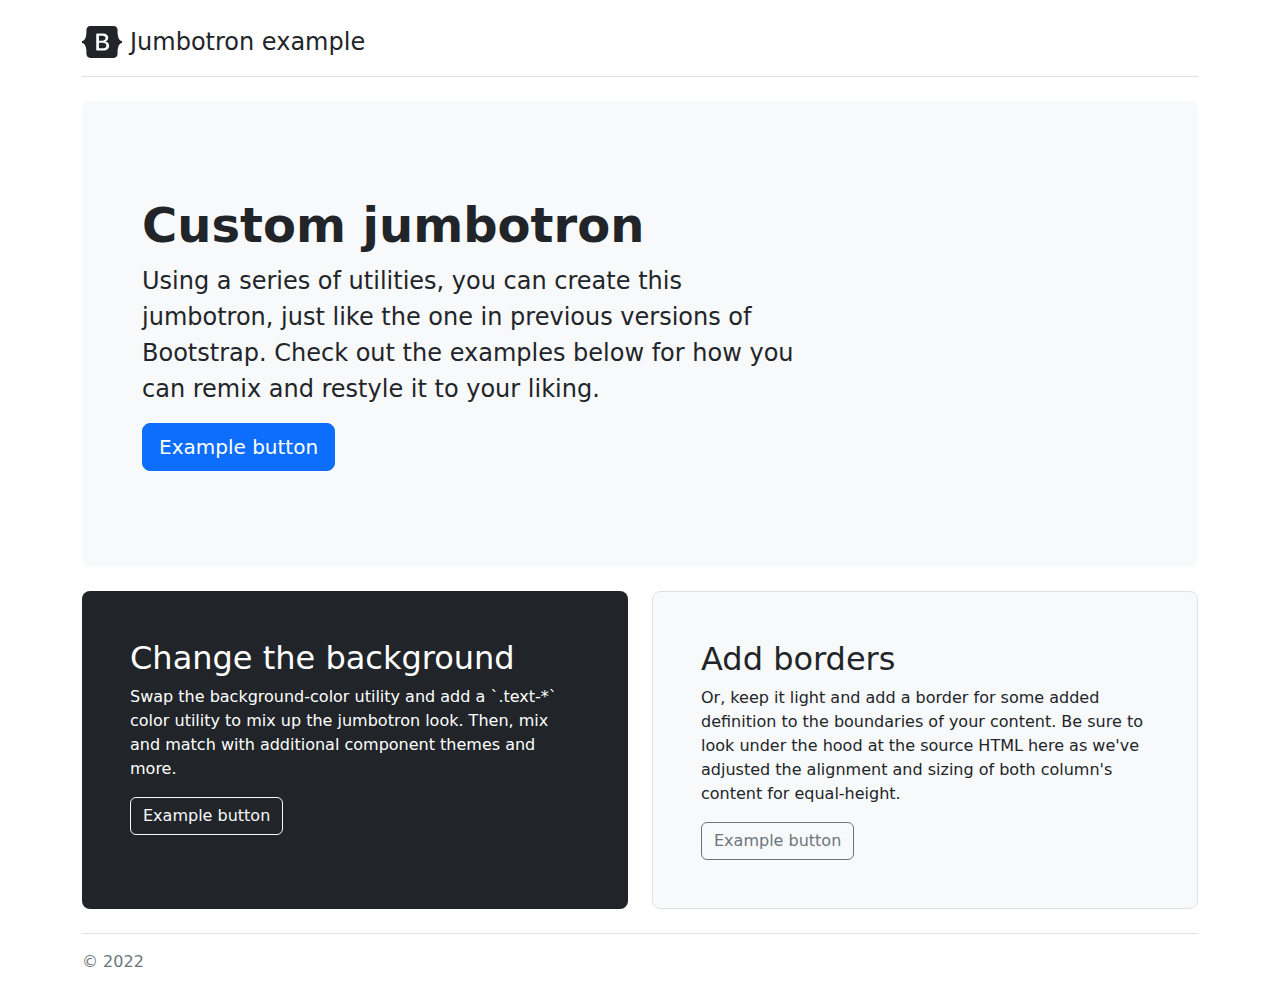
<file: bootstrap-5.2.2-examples/jumbotron/index.html>
<!doctype html>
<html lang="en">
  <head>
    <meta charset="utf-8">
    <meta name="viewport" content="width=device-width, initial-scale=1">
    <meta name="description" content="">
    <meta name="author" content="Mark Otto, Jacob Thornton, and Bootstrap contributors">
    <meta name="generator" content="Hugo 0.104.2">
    <title>Jumbotron example · Bootstrap v5.2</title>

    <link rel="canonical" href="https://getbootstrap.com/docs/5.2/examples/jumbotron/">

    

    

<link href="../assets/dist/css/bootstrap.min.css" rel="stylesheet">

    <style>
      .bd-placeholder-img {
        font-size: 1.125rem;
        text-anchor: middle;
        -webkit-user-select: none;
        -moz-user-select: none;
        user-select: none;
      }

      @media (min-width: 768px) {
        .bd-placeholder-img-lg {
          font-size: 3.5rem;
        }
      }

      .b-example-divider {
        height: 3rem;
        background-color: rgba(0, 0, 0, .1);
        border: solid rgba(0, 0, 0, .15);
        border-width: 1px 0;
        box-shadow: inset 0 .5em 1.5em rgba(0, 0, 0, .1), inset 0 .125em .5em rgba(0, 0, 0, .15);
      }

      .b-example-vr {
        flex-shrink: 0;
        width: 1.5rem;
        height: 100vh;
      }

      .bi {
        vertical-align: -.125em;
        fill: currentColor;
      }

      .nav-scroller {
        position: relative;
        z-index: 2;
        height: 2.75rem;
        overflow-y: hidden;
      }

      .nav-scroller .nav {
        display: flex;
        flex-wrap: nowrap;
        padding-bottom: 1rem;
        margin-top: -1px;
        overflow-x: auto;
        text-align: center;
        white-space: nowrap;
        -webkit-overflow-scrolling: touch;
      }
    </style>

    
  </head>
  <body>
    
<main>
  <div class="container py-4">
    <header class="pb-3 mb-4 border-bottom">
      <a href="/" class="d-flex align-items-center text-dark text-decoration-none">
        <svg xmlns="http://www.w3.org/2000/svg" width="40" height="32" class="me-2" viewBox="0 0 118 94" role="img"><title>Bootstrap</title><path fill-rule="evenodd" clip-rule="evenodd" d="M24.509 0c-6.733 0-11.715 5.893-11.492 12.284.214 6.14-.064 14.092-2.066 20.577C8.943 39.365 5.547 43.485 0 44.014v5.972c5.547.529 8.943 4.649 10.951 11.153 2.002 6.485 2.28 14.437 2.066 20.577C12.794 88.106 17.776 94 24.51 94H93.5c6.733 0 11.714-5.893 11.491-12.284-.214-6.14.064-14.092 2.066-20.577 2.009-6.504 5.396-10.624 10.943-11.153v-5.972c-5.547-.529-8.934-4.649-10.943-11.153-2.002-6.484-2.28-14.437-2.066-20.577C105.214 5.894 100.233 0 93.5 0H24.508zM80 57.863C80 66.663 73.436 72 62.543 72H44a2 2 0 01-2-2V24a2 2 0 012-2h18.437c9.083 0 15.044 4.92 15.044 12.474 0 5.302-4.01 10.049-9.119 10.88v.277C75.317 46.394 80 51.21 80 57.863zM60.521 28.34H49.948v14.934h8.905c6.884 0 10.68-2.772 10.68-7.727 0-4.643-3.264-7.207-9.012-7.207zM49.948 49.2v16.458H60.91c7.167 0 10.964-2.876 10.964-8.281 0-5.406-3.903-8.178-11.425-8.178H49.948z" fill="currentColor"></path></svg>
        <span class="fs-4">Jumbotron example</span>
      </a>
    </header>

    <div class="p-5 mb-4 bg-light rounded-3">
      <div class="container-fluid py-5">
        <h1 class="display-5 fw-bold">Custom jumbotron</h1>
        <p class="col-md-8 fs-4">Using a series of utilities, you can create this jumbotron, just like the one in previous versions of Bootstrap. Check out the examples below for how you can remix and restyle it to your liking.</p>
        <button class="btn btn-primary btn-lg" type="button">Example button</button>
      </div>
    </div>

    <div class="row align-items-md-stretch">
      <div class="col-md-6">
        <div class="h-100 p-5 text-bg-dark rounded-3">
          <h2>Change the background</h2>
          <p>Swap the background-color utility and add a `.text-*` color utility to mix up the jumbotron look. Then, mix and match with additional component themes and more.</p>
          <button class="btn btn-outline-light" type="button">Example button</button>
        </div>
      </div>
      <div class="col-md-6">
        <div class="h-100 p-5 bg-light border rounded-3">
          <h2>Add borders</h2>
          <p>Or, keep it light and add a border for some added definition to the boundaries of your content. Be sure to look under the hood at the source HTML here as we've adjusted the alignment and sizing of both column's content for equal-height.</p>
          <button class="btn btn-outline-secondary" type="button">Example button</button>
        </div>
      </div>
    </div>

    <footer class="pt-3 mt-4 text-muted border-top">
      &copy; 2022
    </footer>
  </div>
</main>


    
  </body>
</html>
</file>
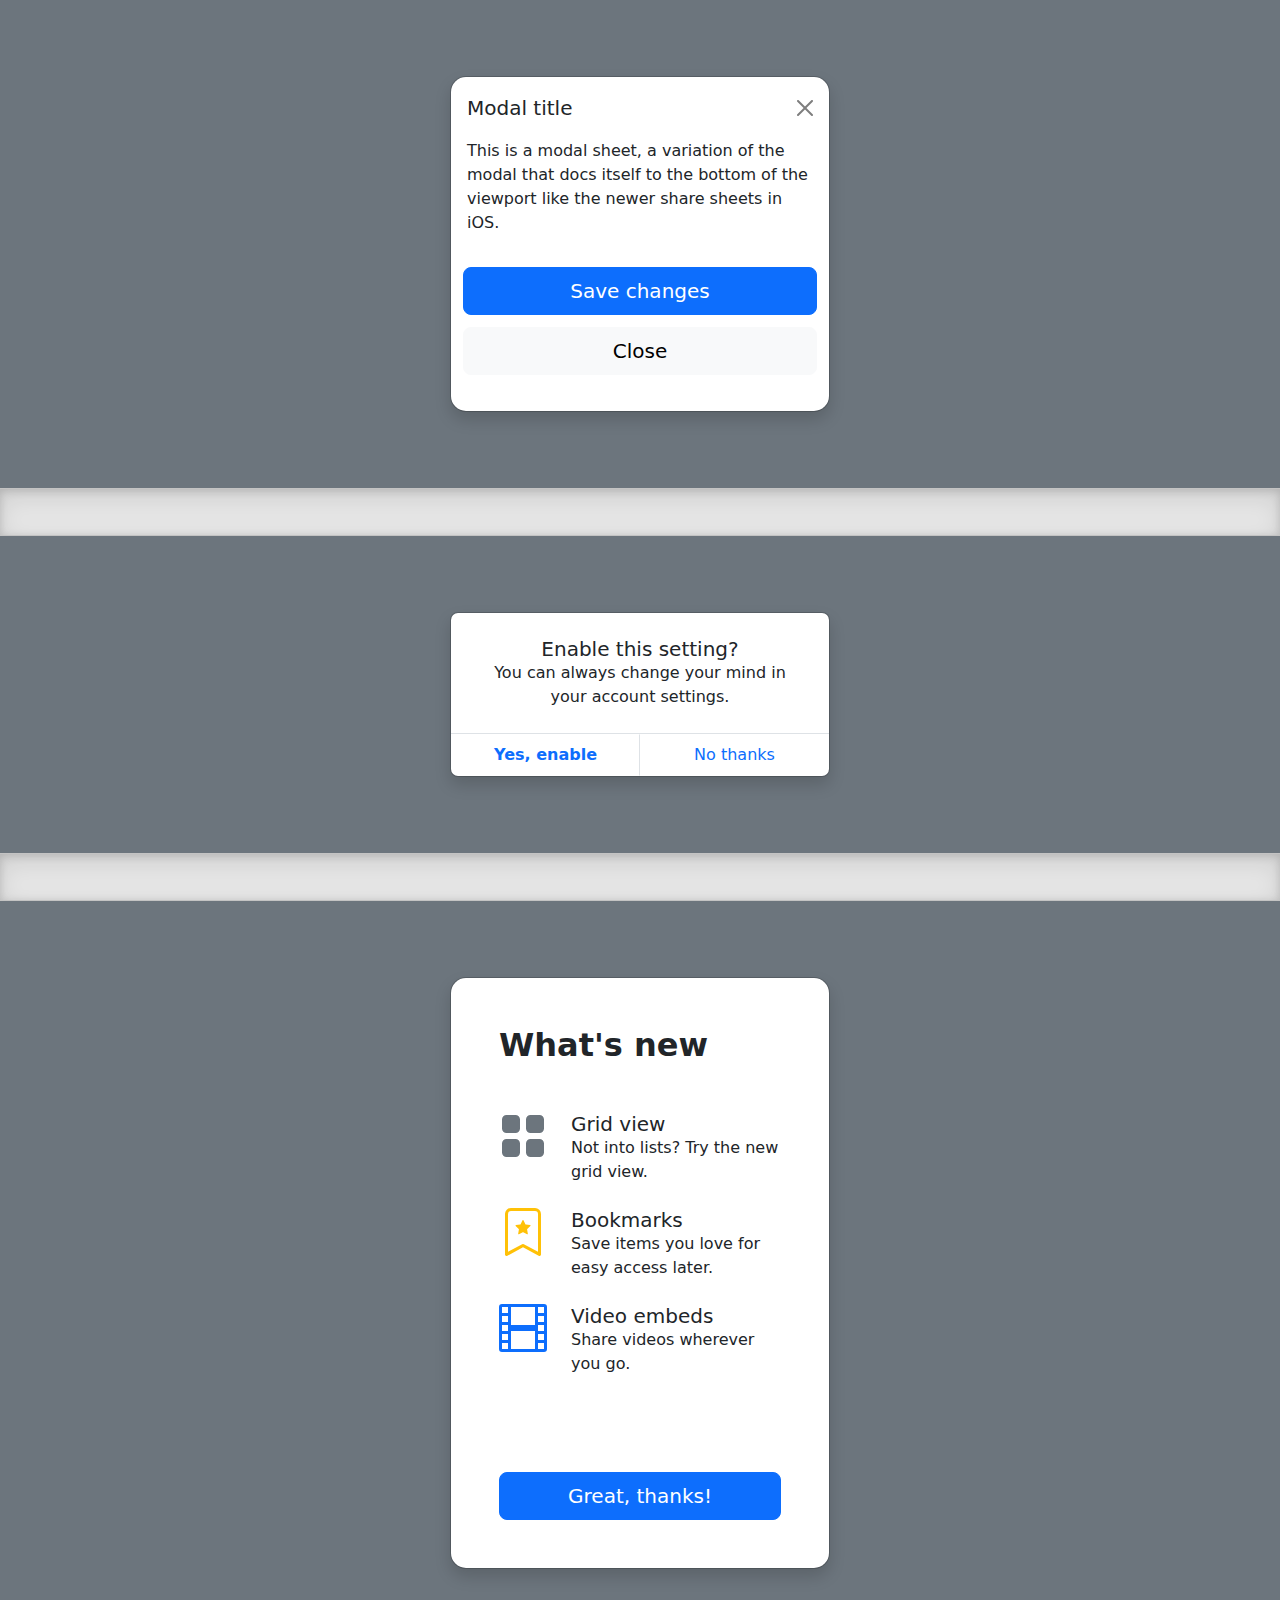
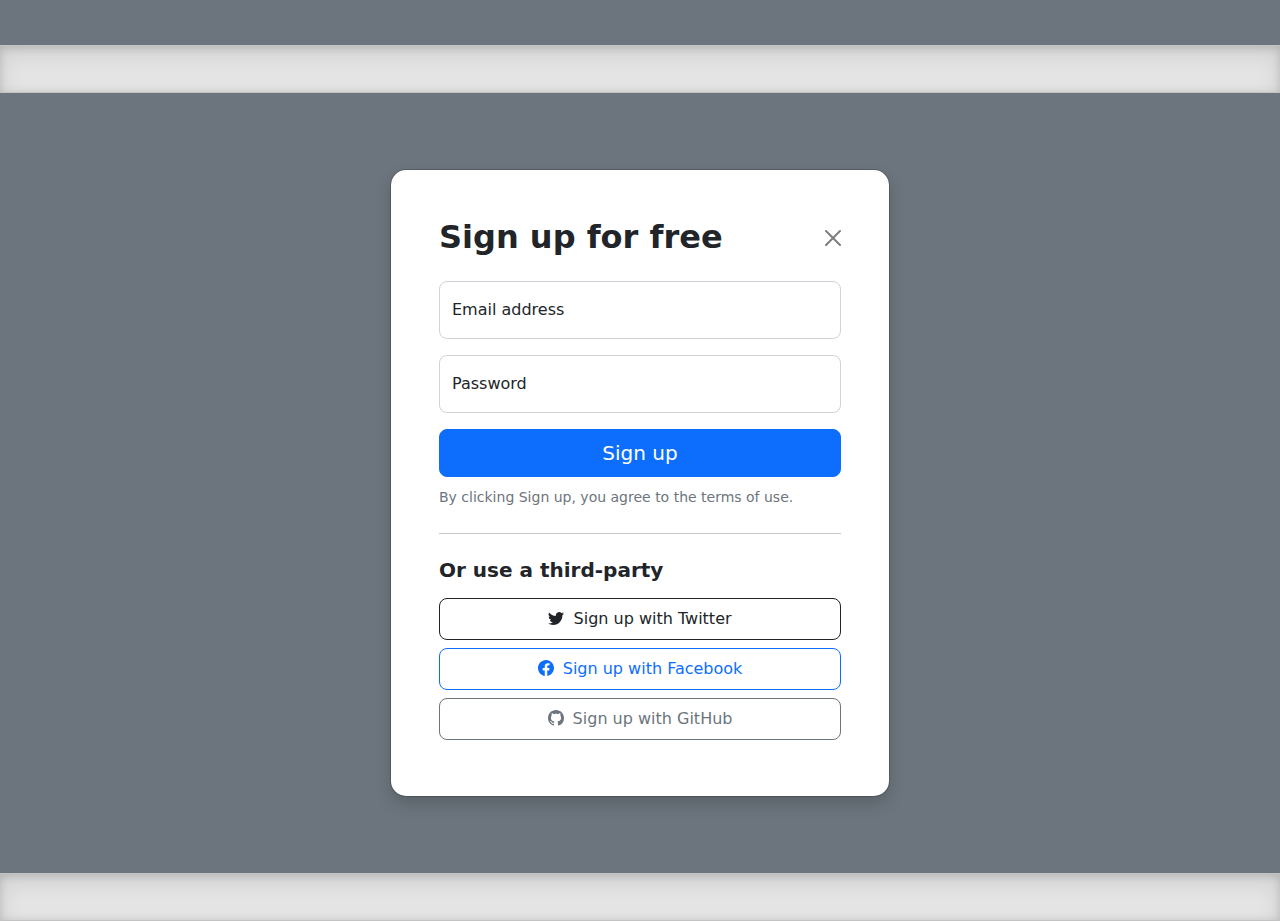
<file: bootstrap-5.2.2-examples/modals/index.html>
<!doctype html>
<html lang="en">
  <head>
    <meta charset="utf-8">
    <meta name="viewport" content="width=device-width, initial-scale=1">
    <meta name="description" content="">
    <meta name="author" content="Mark Otto, Jacob Thornton, and Bootstrap contributors">
    <meta name="generator" content="Hugo 0.104.2">
    <title>Modals · Bootstrap v5.2</title>

    <link rel="canonical" href="https://getbootstrap.com/docs/5.2/examples/modals/">

    

    

<link href="../assets/dist/css/bootstrap.min.css" rel="stylesheet">

    <style>
      .bd-placeholder-img {
        font-size: 1.125rem;
        text-anchor: middle;
        -webkit-user-select: none;
        -moz-user-select: none;
        user-select: none;
      }

      @media (min-width: 768px) {
        .bd-placeholder-img-lg {
          font-size: 3.5rem;
        }
      }

      .b-example-divider {
        height: 3rem;
        background-color: rgba(0, 0, 0, .1);
        border: solid rgba(0, 0, 0, .15);
        border-width: 1px 0;
        box-shadow: inset 0 .5em 1.5em rgba(0, 0, 0, .1), inset 0 .125em .5em rgba(0, 0, 0, .15);
      }

      .b-example-vr {
        flex-shrink: 0;
        width: 1.5rem;
        height: 100vh;
      }

      .bi {
        vertical-align: -.125em;
        fill: currentColor;
      }

      .nav-scroller {
        position: relative;
        z-index: 2;
        height: 2.75rem;
        overflow-y: hidden;
      }

      .nav-scroller .nav {
        display: flex;
        flex-wrap: nowrap;
        padding-bottom: 1rem;
        margin-top: -1px;
        overflow-x: auto;
        text-align: center;
        white-space: nowrap;
        -webkit-overflow-scrolling: touch;
      }
    </style>

    
    <!-- Custom styles for this template -->
    <link href="modals.css" rel="stylesheet">
  </head>
  <body>
    
<svg xmlns="http://www.w3.org/2000/svg" style="display: none;">
  <symbol id="bootstrap" viewBox="0 0 118 94">
    <title>Bootstrap</title>
    <path fill-rule="evenodd" clip-rule="evenodd" d="M24.509 0c-6.733 0-11.715 5.893-11.492 12.284.214 6.14-.064 14.092-2.066 20.577C8.943 39.365 5.547 43.485 0 44.014v5.972c5.547.529 8.943 4.649 10.951 11.153 2.002 6.485 2.28 14.437 2.066 20.577C12.794 88.106 17.776 94 24.51 94H93.5c6.733 0 11.714-5.893 11.491-12.284-.214-6.14.064-14.092 2.066-20.577 2.009-6.504 5.396-10.624 10.943-11.153v-5.972c-5.547-.529-8.934-4.649-10.943-11.153-2.002-6.484-2.28-14.437-2.066-20.577C105.214 5.894 100.233 0 93.5 0H24.508zM80 57.863C80 66.663 73.436 72 62.543 72H44a2 2 0 01-2-2V24a2 2 0 012-2h18.437c9.083 0 15.044 4.92 15.044 12.474 0 5.302-4.01 10.049-9.119 10.88v.277C75.317 46.394 80 51.21 80 57.863zM60.521 28.34H49.948v14.934h8.905c6.884 0 10.68-2.772 10.68-7.727 0-4.643-3.264-7.207-9.012-7.207zM49.948 49.2v16.458H60.91c7.167 0 10.964-2.876 10.964-8.281 0-5.406-3.903-8.178-11.425-8.178H49.948z"></path>
  </symbol>

  <symbol id="exclamation-triangle-fill" viewBox="0 0 16 16">
    <path d="M8.982 1.566a1.13 1.13 0 0 0-1.96 0L.165 13.233c-.457.778.091 1.767.98 1.767h13.713c.889 0 1.438-.99.98-1.767L8.982 1.566zM8 5c.535 0 .954.462.9.995l-.35 3.507a.552.552 0 0 1-1.1 0L7.1 5.995A.905.905 0 0 1 8 5zm.002 6a1 1 0 1 1 0 2 1 1 0 0 1 0-2z"/>
  </symbol>

  <symbol id="check2" viewBox="0 0 16 16">
    <path d="M13.854 3.646a.5.5 0 0 1 0 .708l-7 7a.5.5 0 0 1-.708 0l-3.5-3.5a.5.5 0 1 1 .708-.708L6.5 10.293l6.646-6.647a.5.5 0 0 1 .708 0z"/>
  </symbol>

  <symbol id="check2-circle" viewBox="0 0 16 16">
    <path d="M2.5 8a5.5 5.5 0 0 1 8.25-4.764.5.5 0 0 0 .5-.866A6.5 6.5 0 1 0 14.5 8a.5.5 0 0 0-1 0 5.5 5.5 0 1 1-11 0z"/>
    <path d="M15.354 3.354a.5.5 0 0 0-.708-.708L8 9.293 5.354 6.646a.5.5 0 1 0-.708.708l3 3a.5.5 0 0 0 .708 0l7-7z"/>
  </symbol>

  <symbol id="bookmark-star" viewBox="0 0 16 16">
    <path d="M7.84 4.1a.178.178 0 0 1 .32 0l.634 1.285a.178.178 0 0 0 .134.098l1.42.206c.145.021.204.2.098.303L9.42 6.993a.178.178 0 0 0-.051.158l.242 1.414a.178.178 0 0 1-.258.187l-1.27-.668a.178.178 0 0 0-.165 0l-1.27.668a.178.178 0 0 1-.257-.187l.242-1.414a.178.178 0 0 0-.05-.158l-1.03-1.001a.178.178 0 0 1 .098-.303l1.42-.206a.178.178 0 0 0 .134-.098L7.84 4.1z"/>
    <path d="M2 2a2 2 0 0 1 2-2h8a2 2 0 0 1 2 2v13.5a.5.5 0 0 1-.777.416L8 13.101l-5.223 2.815A.5.5 0 0 1 2 15.5V2zm2-1a1 1 0 0 0-1 1v12.566l4.723-2.482a.5.5 0 0 1 .554 0L13 14.566V2a1 1 0 0 0-1-1H4z"/>
  </symbol>

  <symbol id="grid-fill" viewBox="0 0 16 16">
    <path d="M1 2.5A1.5 1.5 0 0 1 2.5 1h3A1.5 1.5 0 0 1 7 2.5v3A1.5 1.5 0 0 1 5.5 7h-3A1.5 1.5 0 0 1 1 5.5v-3zm8 0A1.5 1.5 0 0 1 10.5 1h3A1.5 1.5 0 0 1 15 2.5v3A1.5 1.5 0 0 1 13.5 7h-3A1.5 1.5 0 0 1 9 5.5v-3zm-8 8A1.5 1.5 0 0 1 2.5 9h3A1.5 1.5 0 0 1 7 10.5v3A1.5 1.5 0 0 1 5.5 15h-3A1.5 1.5 0 0 1 1 13.5v-3zm8 0A1.5 1.5 0 0 1 10.5 9h3a1.5 1.5 0 0 1 1.5 1.5v3a1.5 1.5 0 0 1-1.5 1.5h-3A1.5 1.5 0 0 1 9 13.5v-3z"/>
  </symbol>

  <symbol id="stars" viewBox="0 0 16 16">
    <path d="M7.657 6.247c.11-.33.576-.33.686 0l.645 1.937a2.89 2.89 0 0 0 1.829 1.828l1.936.645c.33.11.33.576 0 .686l-1.937.645a2.89 2.89 0 0 0-1.828 1.829l-.645 1.936a.361.361 0 0 1-.686 0l-.645-1.937a2.89 2.89 0 0 0-1.828-1.828l-1.937-.645a.361.361 0 0 1 0-.686l1.937-.645a2.89 2.89 0 0 0 1.828-1.828l.645-1.937zM3.794 1.148a.217.217 0 0 1 .412 0l.387 1.162c.173.518.579.924 1.097 1.097l1.162.387a.217.217 0 0 1 0 .412l-1.162.387A1.734 1.734 0 0 0 4.593 5.69l-.387 1.162a.217.217 0 0 1-.412 0L3.407 5.69A1.734 1.734 0 0 0 2.31 4.593l-1.162-.387a.217.217 0 0 1 0-.412l1.162-.387A1.734 1.734 0 0 0 3.407 2.31l.387-1.162zM10.863.099a.145.145 0 0 1 .274 0l.258.774c.115.346.386.617.732.732l.774.258a.145.145 0 0 1 0 .274l-.774.258a1.156 1.156 0 0 0-.732.732l-.258.774a.145.145 0 0 1-.274 0l-.258-.774a1.156 1.156 0 0 0-.732-.732L9.1 2.137a.145.145 0 0 1 0-.274l.774-.258c.346-.115.617-.386.732-.732L10.863.1z"/>
  </symbol>

  <symbol id="film" viewBox="0 0 16 16">
    <path d="M0 1a1 1 0 0 1 1-1h14a1 1 0 0 1 1 1v14a1 1 0 0 1-1 1H1a1 1 0 0 1-1-1V1zm4 0v6h8V1H4zm8 8H4v6h8V9zM1 1v2h2V1H1zm2 3H1v2h2V4zM1 7v2h2V7H1zm2 3H1v2h2v-2zm-2 3v2h2v-2H1zM15 1h-2v2h2V1zm-2 3v2h2V4h-2zm2 3h-2v2h2V7zm-2 3v2h2v-2h-2zm2 3h-2v2h2v-2z"/>
  </symbol>

  <symbol id="github" viewBox="0 0 16 16">
    <path d="M8 0C3.58 0 0 3.58 0 8c0 3.54 2.29 6.53 5.47 7.59.4.07.55-.17.55-.38 0-.19-.01-.82-.01-1.49-2.01.37-2.53-.49-2.69-.94-.09-.23-.48-.94-.82-1.13-.28-.15-.68-.52-.01-.53.63-.01 1.08.58 1.23.82.72 1.21 1.87.87 2.33.66.07-.52.28-.87.51-1.07-1.78-.2-3.64-.89-3.64-3.95 0-.87.31-1.59.82-2.15-.08-.2-.36-1.02.08-2.12 0 0 .67-.21 2.2.82.64-.18 1.32-.27 2-.27.68 0 1.36.09 2 .27 1.53-1.04 2.2-.82 2.2-.82.44 1.1.16 1.92.08 2.12.51.56.82 1.27.82 2.15 0 3.07-1.87 3.75-3.65 3.95.29.25.54.73.54 1.48 0 1.07-.01 1.93-.01 2.2 0 .21.15.46.55.38A8.012 8.012 0 0 0 16 8c0-4.42-3.58-8-8-8z"/>
  </symbol>

  <symbol id="twitter" viewBox="0 0 16 16">
    <path d="M5.026 15c6.038 0 9.341-5.003 9.341-9.334 0-.14 0-.282-.006-.422A6.685 6.685 0 0 0 16 3.542a6.658 6.658 0 0 1-1.889.518 3.301 3.301 0 0 0 1.447-1.817 6.533 6.533 0 0 1-2.087.793A3.286 3.286 0 0 0 7.875 6.03a9.325 9.325 0 0 1-6.767-3.429 3.289 3.289 0 0 0 1.018 4.382A3.323 3.323 0 0 1 .64 6.575v.045a3.288 3.288 0 0 0 2.632 3.218 3.203 3.203 0 0 1-.865.115 3.23 3.23 0 0 1-.614-.057 3.283 3.283 0 0 0 3.067 2.277A6.588 6.588 0 0 1 .78 13.58a6.32 6.32 0 0 1-.78-.045A9.344 9.344 0 0 0 5.026 15z"/>
  </symbol>

  <symbol id="facebook" viewBox="0 0 16 16">
    <path d="M16 8.049c0-4.446-3.582-8.05-8-8.05C3.58 0-.002 3.603-.002 8.05c0 4.017 2.926 7.347 6.75 7.951v-5.625h-2.03V8.05H6.75V6.275c0-2.017 1.195-3.131 3.022-3.131.876 0 1.791.157 1.791.157v1.98h-1.009c-.993 0-1.303.621-1.303 1.258v1.51h2.218l-.354 2.326H9.25V16c3.824-.604 6.75-3.934 6.75-7.951z"/>
  </symbol>
</svg>

<div class="modal modal-sheet position-static d-block bg-secondary py-5" tabindex="-1" role="dialog" id="modalSheet">
  <div class="modal-dialog" role="document">
    <div class="modal-content rounded-4 shadow">
      <div class="modal-header border-bottom-0">
        <h1 class="modal-title fs-5">Modal title</h1>
        <button type="button" class="btn-close" data-bs-dismiss="modal" aria-label="Close"></button>
      </div>
      <div class="modal-body py-0">
        <p>This is a modal sheet, a variation of the modal that docs itself to the bottom of the viewport like the newer share sheets in iOS.</p>
      </div>
      <div class="modal-footer flex-column border-top-0">
        <button type="button" class="btn btn-lg btn-primary w-100 mx-0 mb-2">Save changes</button>
        <button type="button" class="btn btn-lg btn-light w-100 mx-0" data-bs-dismiss="modal">Close</button>
      </div>
    </div>
  </div>
</div>

<div class="b-example-divider"></div>

<div class="modal modal-alert position-static d-block bg-secondary py-5" tabindex="-1" role="dialog" id="modalChoice">
  <div class="modal-dialog" role="document">
    <div class="modal-content rounded-3 shadow">
      <div class="modal-body p-4 text-center">
        <h5 class="mb-0">Enable this setting?</h5>
        <p class="mb-0">You can always change your mind in your account settings.</p>
      </div>
      <div class="modal-footer flex-nowrap p-0">
        <button type="button" class="btn btn-lg btn-link fs-6 text-decoration-none col-6 m-0 rounded-0 border-end"><strong>Yes, enable</strong></button>
        <button type="button" class="btn btn-lg btn-link fs-6 text-decoration-none col-6 m-0 rounded-0" data-bs-dismiss="modal">No thanks</button>
      </div>
    </div>
  </div>
</div>

<div class="b-example-divider"></div>

<div class="modal modal-tour position-static d-block bg-secondary py-5" tabindex="-1" role="dialog" id="modalTour">
  <div class="modal-dialog" role="document">
    <div class="modal-content rounded-4 shadow">
      <div class="modal-body p-5">
        <h2 class="fw-bold mb-0">What's new</h2>

        <ul class="d-grid gap-4 my-5 list-unstyled">
          <li class="d-flex gap-4">
            <svg class="bi text-muted flex-shrink-0" width="48" height="48"><use xlink:href="#grid-fill"/></svg>
            <div>
              <h5 class="mb-0">Grid view</h5>
              Not into lists? Try the new grid view.
            </div>
          </li>
          <li class="d-flex gap-4">
            <svg class="bi text-warning flex-shrink-0" width="48" height="48"><use xlink:href="#bookmark-star"/></svg>
            <div>
              <h5 class="mb-0">Bookmarks</h5>
              Save items you love for easy access later.
            </div>
          </li>
          <li class="d-flex gap-4">
            <svg class="bi text-primary flex-shrink-0" width="48" height="48"><use xlink:href="#film"/></svg>
            <div>
              <h5 class="mb-0">Video embeds</h5>
              Share videos wherever you go.
            </div>
          </li>
        </ul>
        <button type="button" class="btn btn-lg btn-primary mt-5 w-100" data-bs-dismiss="modal">Great, thanks!</button>
      </div>
    </div>
  </div>
</div>

<div class="b-example-divider"></div>

<div class="modal modal-signin position-static d-block bg-secondary py-5" tabindex="-1" role="dialog" id="modalSignin">
  <div class="modal-dialog" role="document">
    <div class="modal-content rounded-4 shadow">
      <div class="modal-header p-5 pb-4 border-bottom-0">
        <!-- <h1 class="modal-title fs-5" >Modal title</h1> -->
        <h1 class="fw-bold mb-0 fs-2">Sign up for free</h1>
        <button type="button" class="btn-close" data-bs-dismiss="modal" aria-label="Close"></button>
      </div>

      <div class="modal-body p-5 pt-0">
        <form class="">
          <div class="form-floating mb-3">
            <input type="email" class="form-control rounded-3" id="floatingInput" placeholder="name@example.com">
            <label for="floatingInput">Email address</label>
          </div>
          <div class="form-floating mb-3">
            <input type="password" class="form-control rounded-3" id="floatingPassword" placeholder="Password">
            <label for="floatingPassword">Password</label>
          </div>
          <button class="w-100 mb-2 btn btn-lg rounded-3 btn-primary" type="submit">Sign up</button>
          <small class="text-muted">By clicking Sign up, you agree to the terms of use.</small>
          <hr class="my-4">
          <h2 class="fs-5 fw-bold mb-3">Or use a third-party</h2>
          <button class="w-100 py-2 mb-2 btn btn-outline-dark rounded-3" type="submit">
            <svg class="bi me-1" width="16" height="16"><use xlink:href="#twitter"/></svg>
            Sign up with Twitter
          </button>
          <button class="w-100 py-2 mb-2 btn btn-outline-primary rounded-3" type="submit">
            <svg class="bi me-1" width="16" height="16"><use xlink:href="#facebook"/></svg>
            Sign up with Facebook
          </button>
          <button class="w-100 py-2 mb-2 btn btn-outline-secondary rounded-3" type="submit">
            <svg class="bi me-1" width="16" height="16"><use xlink:href="#github"/></svg>
            Sign up with GitHub
          </button>
        </form>
      </div>
    </div>
  </div>
</div>

<div class="b-example-divider"></div>


    <script src="../assets/dist/js/bootstrap.bundle.min.js"></script>

      
  </body>
</html>
</file>
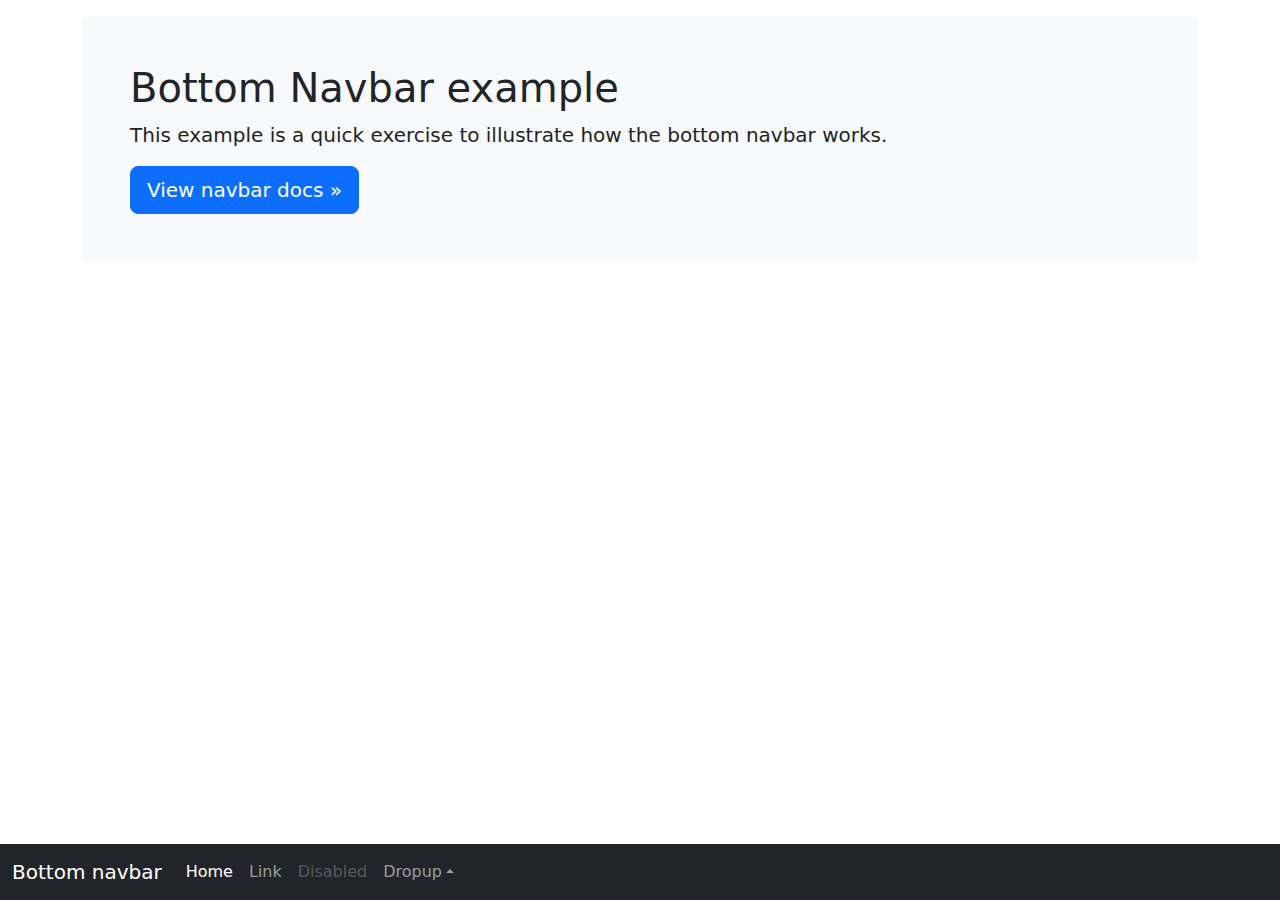
<file: bootstrap-5.2.2-examples/navbar-bottom/index.html>
<!doctype html>
<html lang="en">
  <head>
    <meta charset="utf-8">
    <meta name="viewport" content="width=device-width, initial-scale=1">
    <meta name="description" content="">
    <meta name="author" content="Mark Otto, Jacob Thornton, and Bootstrap contributors">
    <meta name="generator" content="Hugo 0.104.2">
    <title>Bottom navbar example · Bootstrap v5.2</title>

    <link rel="canonical" href="https://getbootstrap.com/docs/5.2/examples/navbar-bottom/">

    

    

<link href="../assets/dist/css/bootstrap.min.css" rel="stylesheet">

    <style>
      .bd-placeholder-img {
        font-size: 1.125rem;
        text-anchor: middle;
        -webkit-user-select: none;
        -moz-user-select: none;
        user-select: none;
      }

      @media (min-width: 768px) {
        .bd-placeholder-img-lg {
          font-size: 3.5rem;
        }
      }

      .b-example-divider {
        height: 3rem;
        background-color: rgba(0, 0, 0, .1);
        border: solid rgba(0, 0, 0, .15);
        border-width: 1px 0;
        box-shadow: inset 0 .5em 1.5em rgba(0, 0, 0, .1), inset 0 .125em .5em rgba(0, 0, 0, .15);
      }

      .b-example-vr {
        flex-shrink: 0;
        width: 1.5rem;
        height: 100vh;
      }

      .bi {
        vertical-align: -.125em;
        fill: currentColor;
      }

      .nav-scroller {
        position: relative;
        z-index: 2;
        height: 2.75rem;
        overflow-y: hidden;
      }

      .nav-scroller .nav {
        display: flex;
        flex-wrap: nowrap;
        padding-bottom: 1rem;
        margin-top: -1px;
        overflow-x: auto;
        text-align: center;
        white-space: nowrap;
        -webkit-overflow-scrolling: touch;
      }
    </style>

    
  </head>
  <body>
    
<main class="container">
  <div class="bg-light p-5 rounded mt-3">
    <h1>Bottom Navbar example</h1>
    <p class="lead">This example is a quick exercise to illustrate how the bottom navbar works.</p>
    <a class="btn btn-lg btn-primary" href="../components/navbar/" role="button">View navbar docs &raquo;</a>
  </div>
</main>
<nav class="navbar fixed-bottom navbar-expand-sm navbar-dark bg-dark">
  <div class="container-fluid">
    <a class="navbar-brand" href="#">Bottom navbar</a>
    <button class="navbar-toggler" type="button" data-bs-toggle="collapse" data-bs-target="#navbarCollapse" aria-controls="navbarCollapse" aria-expanded="false" aria-label="Toggle navigation">
      <span class="navbar-toggler-icon"></span>
    </button>
    <div class="collapse navbar-collapse" id="navbarCollapse">
      <ul class="navbar-nav">
        <li class="nav-item">
          <a class="nav-link active" aria-current="page" href="#">Home</a>
        </li>
        <li class="nav-item">
          <a class="nav-link" href="#">Link</a>
        </li>
        <li class="nav-item">
          <a class="nav-link disabled">Disabled</a>
        </li>
        <li class="nav-item dropup">
          <a class="nav-link dropdown-toggle" href="#" data-bs-toggle="dropdown" aria-expanded="false">Dropup</a>
          <ul class="dropdown-menu">
            <li><a class="dropdown-item" href="#">Action</a></li>
            <li><a class="dropdown-item" href="#">Another action</a></li>
            <li><a class="dropdown-item" href="#">Something else here</a></li>
          </ul>
        </li>
      </ul>
    </div>
  </div>
</nav>


    <script src="../assets/dist/js/bootstrap.bundle.min.js"></script>

      
  </body>
</html>
</file>
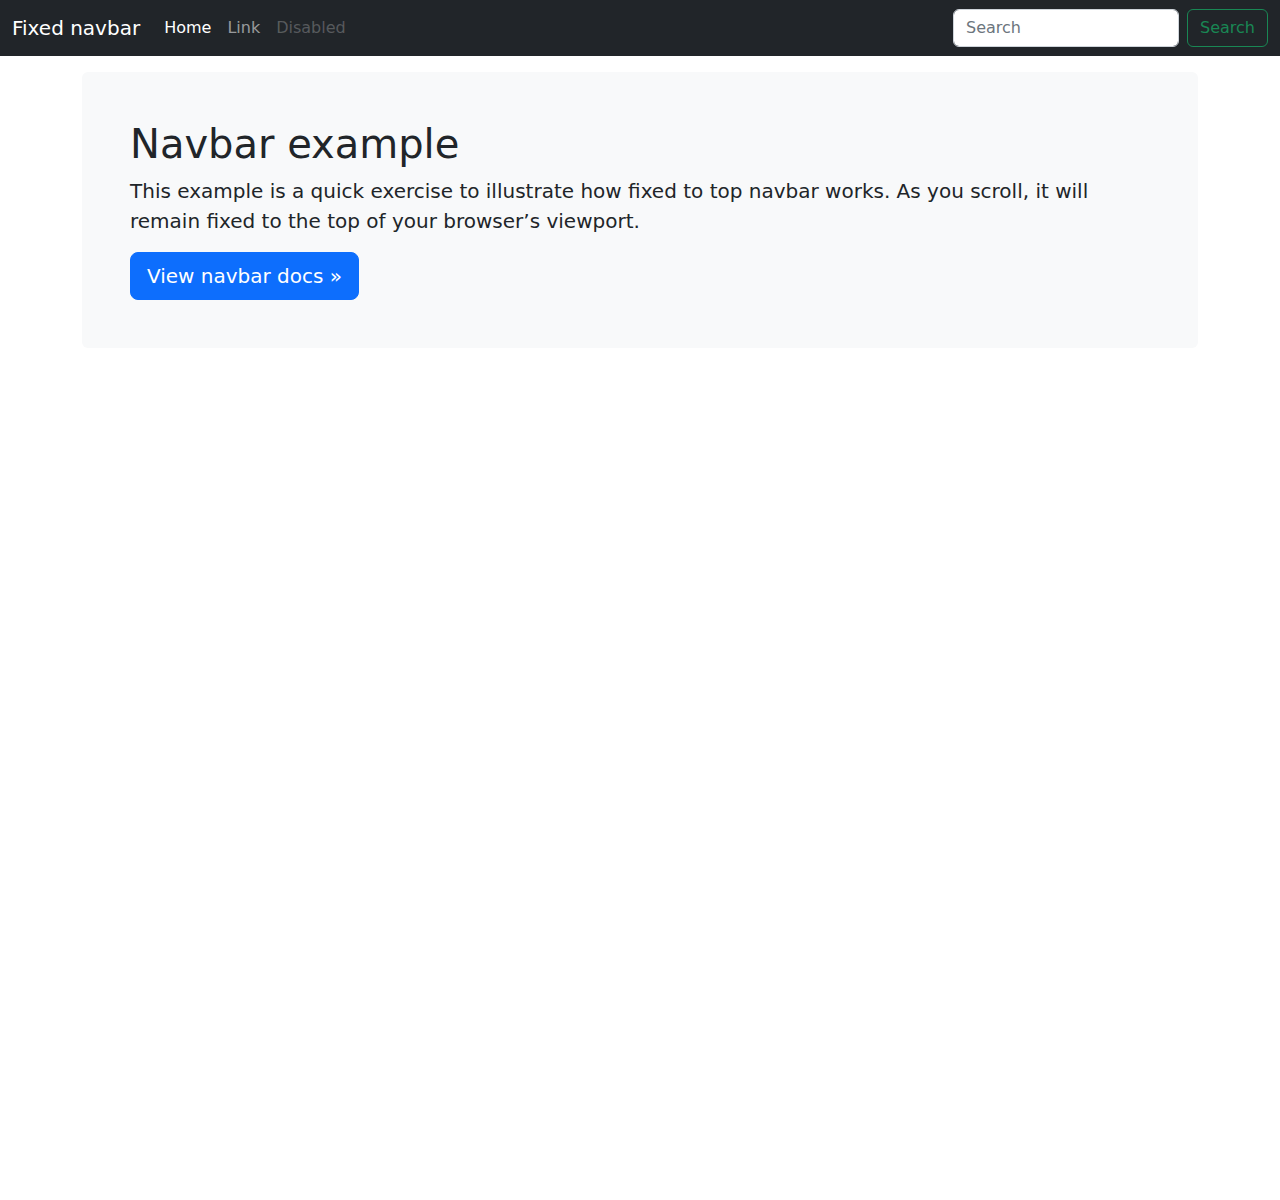
<file: bootstrap-5.2.2-examples/navbar-fixed/index.html>
<!doctype html>
<html lang="en">
  <head>
    <meta charset="utf-8">
    <meta name="viewport" content="width=device-width, initial-scale=1">
    <meta name="description" content="">
    <meta name="author" content="Mark Otto, Jacob Thornton, and Bootstrap contributors">
    <meta name="generator" content="Hugo 0.104.2">
    <title>Fixed top navbar example · Bootstrap v5.2</title>

    <link rel="canonical" href="https://getbootstrap.com/docs/5.2/examples/navbar-fixed/">

    

    

<link href="../assets/dist/css/bootstrap.min.css" rel="stylesheet">

    <style>
      .bd-placeholder-img {
        font-size: 1.125rem;
        text-anchor: middle;
        -webkit-user-select: none;
        -moz-user-select: none;
        user-select: none;
      }

      @media (min-width: 768px) {
        .bd-placeholder-img-lg {
          font-size: 3.5rem;
        }
      }

      .b-example-divider {
        height: 3rem;
        background-color: rgba(0, 0, 0, .1);
        border: solid rgba(0, 0, 0, .15);
        border-width: 1px 0;
        box-shadow: inset 0 .5em 1.5em rgba(0, 0, 0, .1), inset 0 .125em .5em rgba(0, 0, 0, .15);
      }

      .b-example-vr {
        flex-shrink: 0;
        width: 1.5rem;
        height: 100vh;
      }

      .bi {
        vertical-align: -.125em;
        fill: currentColor;
      }

      .nav-scroller {
        position: relative;
        z-index: 2;
        height: 2.75rem;
        overflow-y: hidden;
      }

      .nav-scroller .nav {
        display: flex;
        flex-wrap: nowrap;
        padding-bottom: 1rem;
        margin-top: -1px;
        overflow-x: auto;
        text-align: center;
        white-space: nowrap;
        -webkit-overflow-scrolling: touch;
      }
    </style>

    
    <!-- Custom styles for this template -->
    <link href="navbar-top-fixed.css" rel="stylesheet">
  </head>
  <body>
    
<nav class="navbar navbar-expand-md navbar-dark fixed-top bg-dark">
  <div class="container-fluid">
    <a class="navbar-brand" href="#">Fixed navbar</a>
    <button class="navbar-toggler" type="button" data-bs-toggle="collapse" data-bs-target="#navbarCollapse" aria-controls="navbarCollapse" aria-expanded="false" aria-label="Toggle navigation">
      <span class="navbar-toggler-icon"></span>
    </button>
    <div class="collapse navbar-collapse" id="navbarCollapse">
      <ul class="navbar-nav me-auto mb-2 mb-md-0">
        <li class="nav-item">
          <a class="nav-link active" aria-current="page" href="#">Home</a>
        </li>
        <li class="nav-item">
          <a class="nav-link" href="#">Link</a>
        </li>
        <li class="nav-item">
          <a class="nav-link disabled">Disabled</a>
        </li>
      </ul>
      <form class="d-flex" role="search">
        <input class="form-control me-2" type="search" placeholder="Search" aria-label="Search">
        <button class="btn btn-outline-success" type="submit">Search</button>
      </form>
    </div>
  </div>
</nav>

<main class="container">
  <div class="bg-light p-5 rounded">
    <h1>Navbar example</h1>
    <p class="lead">This example is a quick exercise to illustrate how fixed to top navbar works. As you scroll, it will remain fixed to the top of your browser’s viewport.</p>
    <a class="btn btn-lg btn-primary" href="../components/navbar/" role="button">View navbar docs &raquo;</a>
  </div>
</main>


    <script src="../assets/dist/js/bootstrap.bundle.min.js"></script>

      
  </body>
</html>
</file>
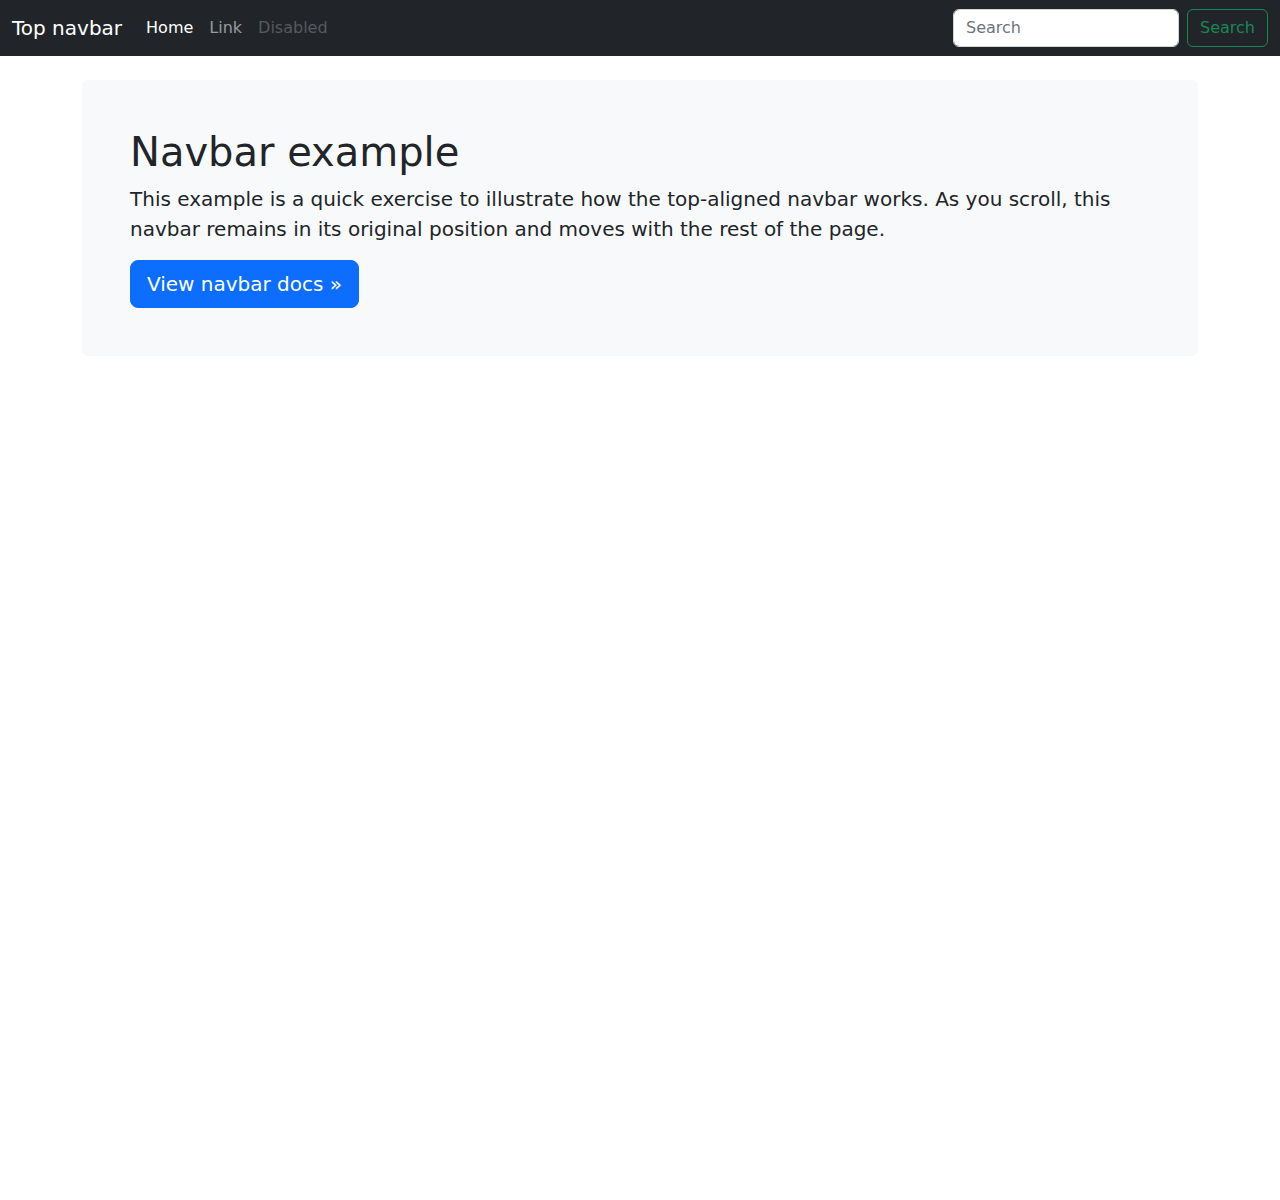
<file: bootstrap-5.2.2-examples/navbar-static/index.html>
<!doctype html>
<html lang="en">
  <head>
    <meta charset="utf-8">
    <meta name="viewport" content="width=device-width, initial-scale=1">
    <meta name="description" content="">
    <meta name="author" content="Mark Otto, Jacob Thornton, and Bootstrap contributors">
    <meta name="generator" content="Hugo 0.104.2">
    <title>Top navbar example · Bootstrap v5.2</title>

    <link rel="canonical" href="https://getbootstrap.com/docs/5.2/examples/navbar-static/">

    

    

<link href="../assets/dist/css/bootstrap.min.css" rel="stylesheet">

    <style>
      .bd-placeholder-img {
        font-size: 1.125rem;
        text-anchor: middle;
        -webkit-user-select: none;
        -moz-user-select: none;
        user-select: none;
      }

      @media (min-width: 768px) {
        .bd-placeholder-img-lg {
          font-size: 3.5rem;
        }
      }

      .b-example-divider {
        height: 3rem;
        background-color: rgba(0, 0, 0, .1);
        border: solid rgba(0, 0, 0, .15);
        border-width: 1px 0;
        box-shadow: inset 0 .5em 1.5em rgba(0, 0, 0, .1), inset 0 .125em .5em rgba(0, 0, 0, .15);
      }

      .b-example-vr {
        flex-shrink: 0;
        width: 1.5rem;
        height: 100vh;
      }

      .bi {
        vertical-align: -.125em;
        fill: currentColor;
      }

      .nav-scroller {
        position: relative;
        z-index: 2;
        height: 2.75rem;
        overflow-y: hidden;
      }

      .nav-scroller .nav {
        display: flex;
        flex-wrap: nowrap;
        padding-bottom: 1rem;
        margin-top: -1px;
        overflow-x: auto;
        text-align: center;
        white-space: nowrap;
        -webkit-overflow-scrolling: touch;
      }
    </style>

    
    <!-- Custom styles for this template -->
    <link href="navbar-top.css" rel="stylesheet">
  </head>
  <body>
    
<nav class="navbar navbar-expand-md navbar-dark bg-dark mb-4">
  <div class="container-fluid">
    <a class="navbar-brand" href="#">Top navbar</a>
    <button class="navbar-toggler" type="button" data-bs-toggle="collapse" data-bs-target="#navbarCollapse" aria-controls="navbarCollapse" aria-expanded="false" aria-label="Toggle navigation">
      <span class="navbar-toggler-icon"></span>
    </button>
    <div class="collapse navbar-collapse" id="navbarCollapse">
      <ul class="navbar-nav me-auto mb-2 mb-md-0">
        <li class="nav-item">
          <a class="nav-link active" aria-current="page" href="#">Home</a>
        </li>
        <li class="nav-item">
          <a class="nav-link" href="#">Link</a>
        </li>
        <li class="nav-item">
          <a class="nav-link disabled">Disabled</a>
        </li>
      </ul>
      <form class="d-flex" role="search">
        <input class="form-control me-2" type="search" placeholder="Search" aria-label="Search">
        <button class="btn btn-outline-success" type="submit">Search</button>
      </form>
    </div>
  </div>
</nav>

<main class="container">
  <div class="bg-light p-5 rounded">
    <h1>Navbar example</h1>
    <p class="lead">This example is a quick exercise to illustrate how the top-aligned navbar works. As you scroll, this navbar remains in its original position and moves with the rest of the page.</p>
    <a class="btn btn-lg btn-primary" href="../components/navbar/" role="button">View navbar docs &raquo;</a>
  </div>
</main>


    <script src="../assets/dist/js/bootstrap.bundle.min.js"></script>

      
  </body>
</html>
</file>
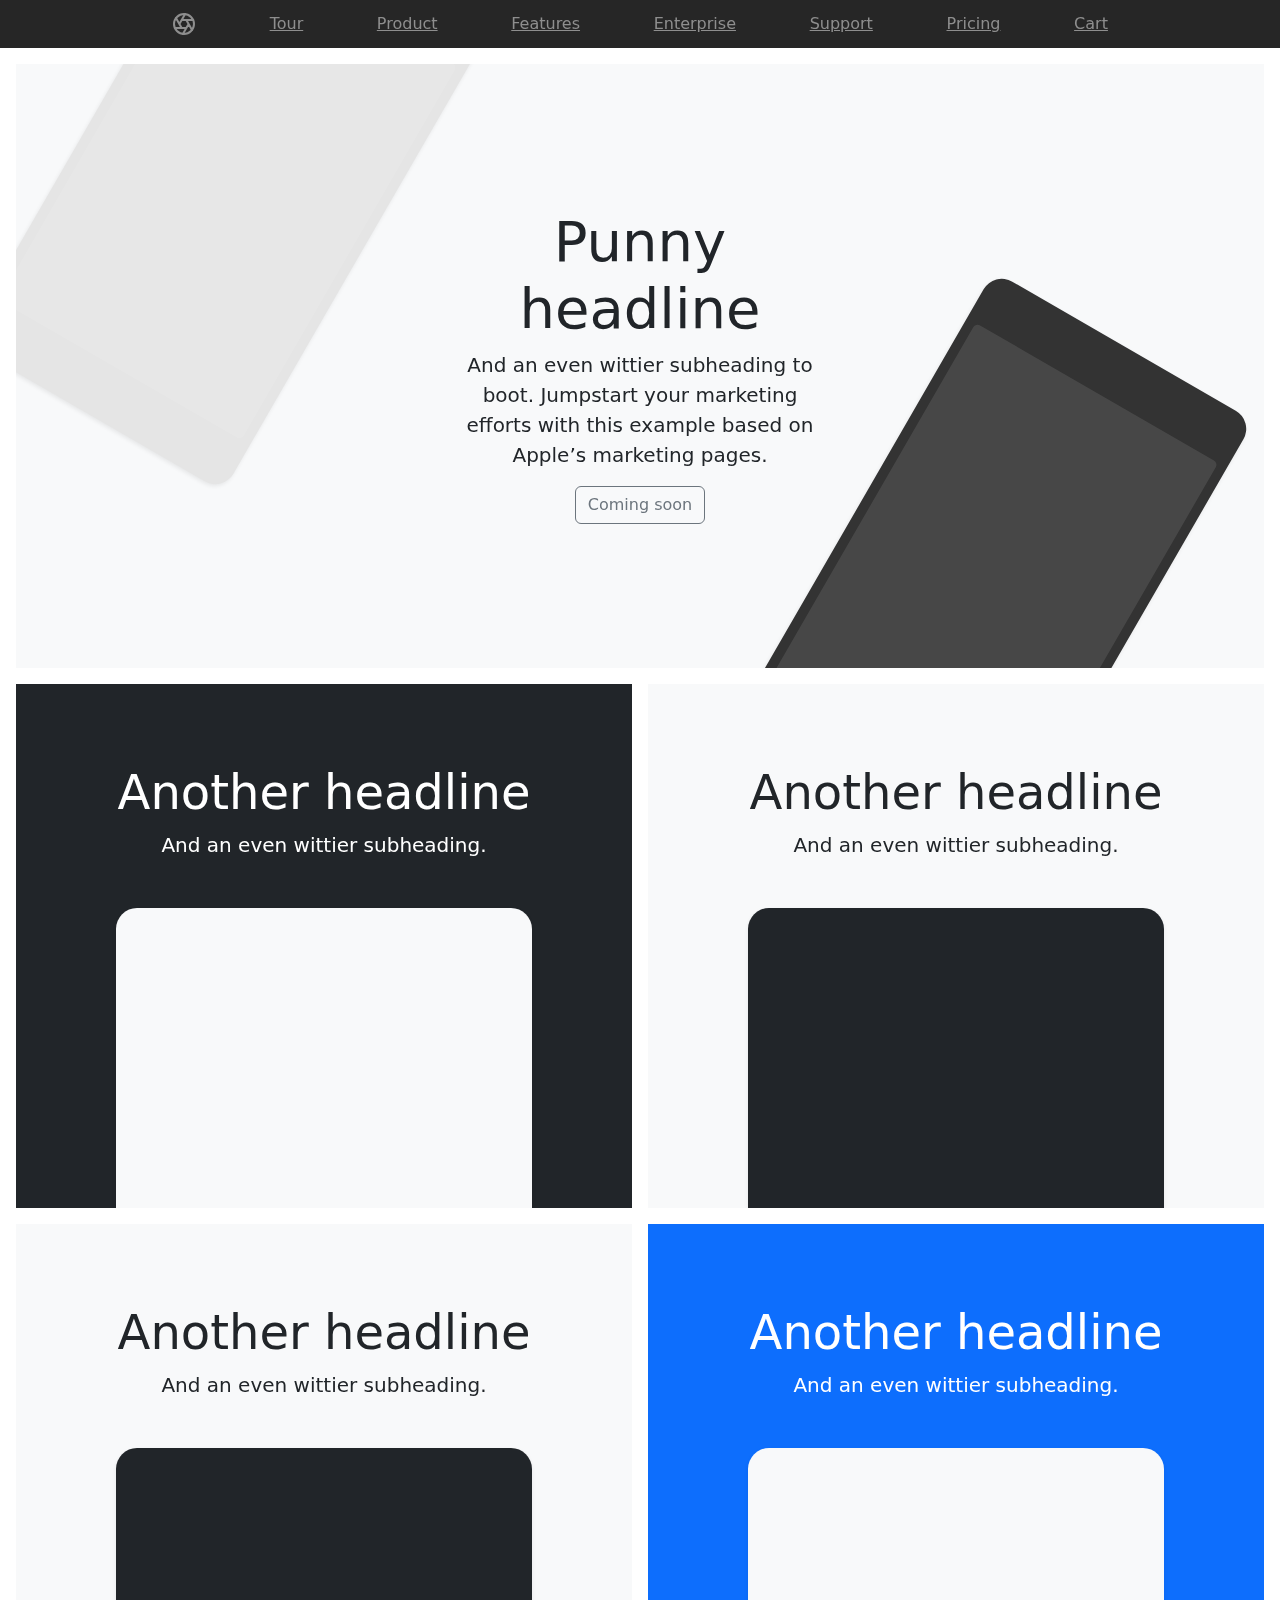
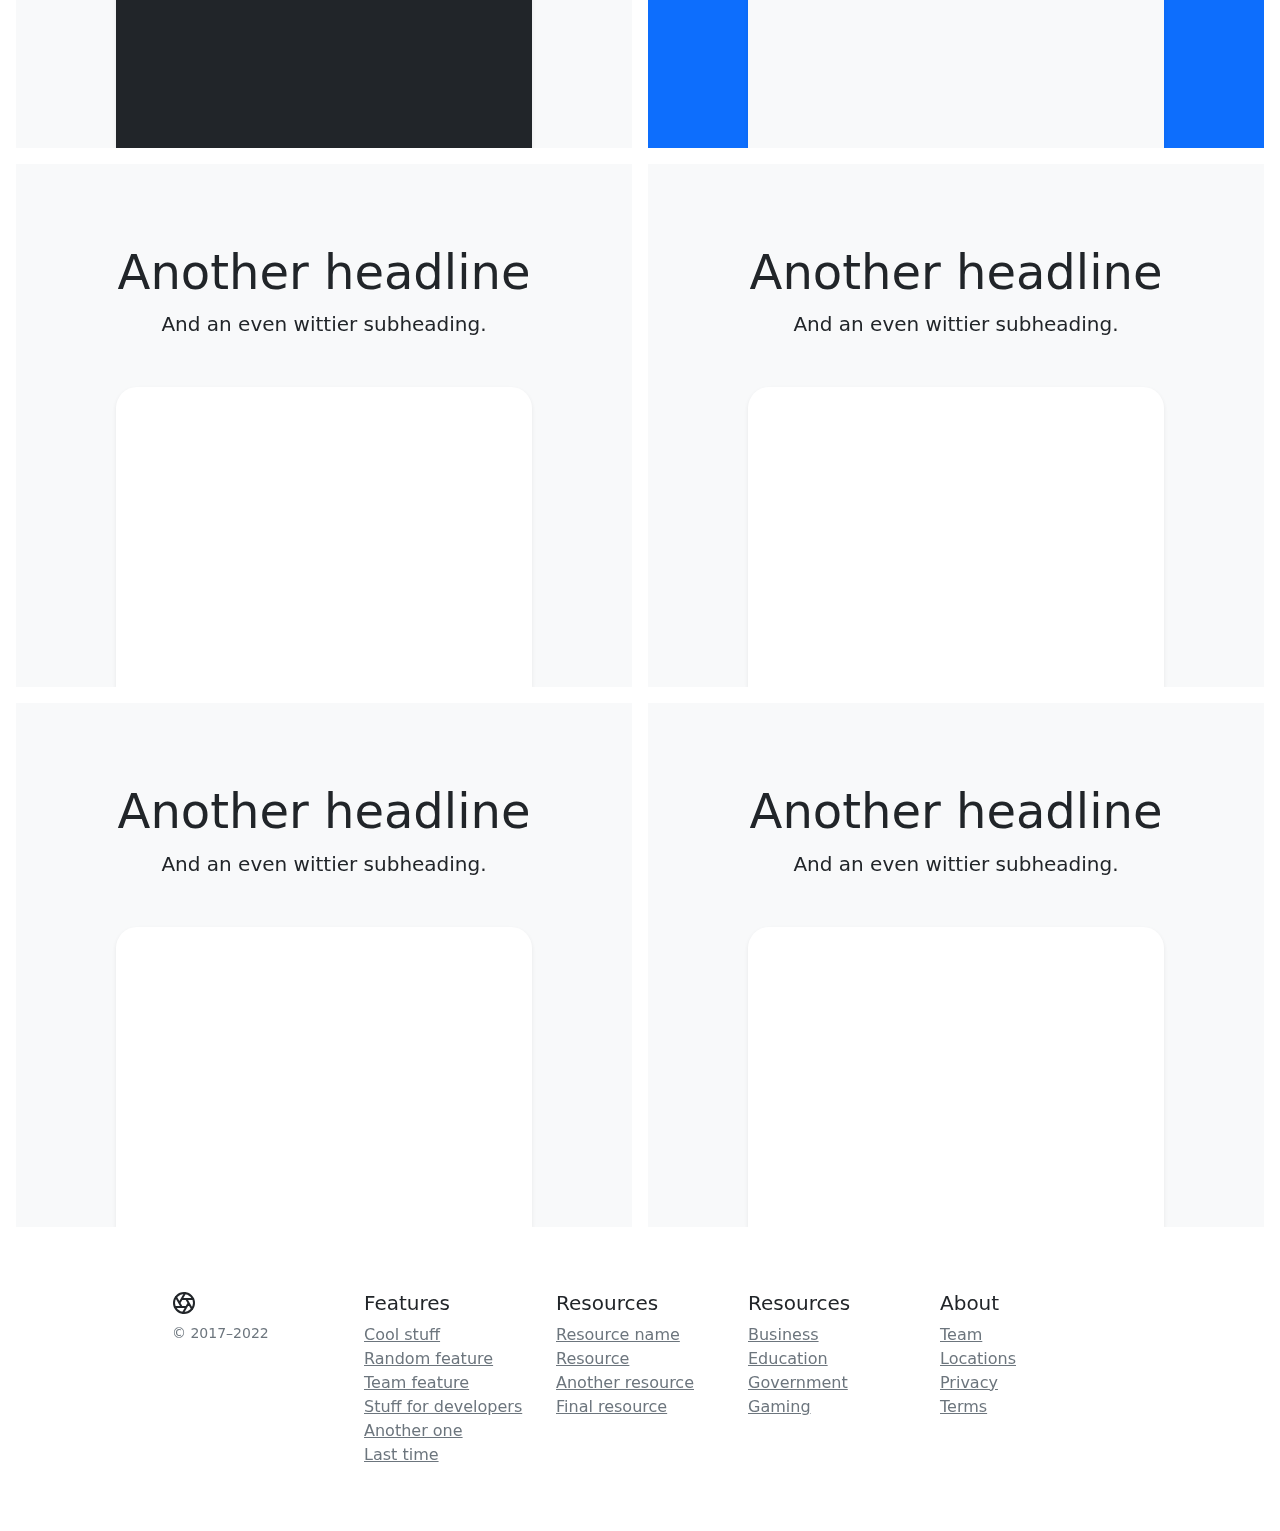
<file: bootstrap-5.2.2-examples/product/index.html>
<!doctype html>
<html lang="en">
  <head>
    <meta charset="utf-8">
    <meta name="viewport" content="width=device-width, initial-scale=1">
    <meta name="description" content="">
    <meta name="author" content="Mark Otto, Jacob Thornton, and Bootstrap contributors">
    <meta name="generator" content="Hugo 0.104.2">
    <title>Product example · Bootstrap v5.2</title>

    <link rel="canonical" href="https://getbootstrap.com/docs/5.2/examples/product/">

    

    

<link href="../assets/dist/css/bootstrap.min.css" rel="stylesheet">

    <style>
      .bd-placeholder-img {
        font-size: 1.125rem;
        text-anchor: middle;
        -webkit-user-select: none;
        -moz-user-select: none;
        user-select: none;
      }

      @media (min-width: 768px) {
        .bd-placeholder-img-lg {
          font-size: 3.5rem;
        }
      }

      .b-example-divider {
        height: 3rem;
        background-color: rgba(0, 0, 0, .1);
        border: solid rgba(0, 0, 0, .15);
        border-width: 1px 0;
        box-shadow: inset 0 .5em 1.5em rgba(0, 0, 0, .1), inset 0 .125em .5em rgba(0, 0, 0, .15);
      }

      .b-example-vr {
        flex-shrink: 0;
        width: 1.5rem;
        height: 100vh;
      }

      .bi {
        vertical-align: -.125em;
        fill: currentColor;
      }

      .nav-scroller {
        position: relative;
        z-index: 2;
        height: 2.75rem;
        overflow-y: hidden;
      }

      .nav-scroller .nav {
        display: flex;
        flex-wrap: nowrap;
        padding-bottom: 1rem;
        margin-top: -1px;
        overflow-x: auto;
        text-align: center;
        white-space: nowrap;
        -webkit-overflow-scrolling: touch;
      }
    </style>

    
    <!-- Custom styles for this template -->
    <link href="product.css" rel="stylesheet">
  </head>
  <body>
    
<header class="site-header sticky-top py-1">
  <nav class="container d-flex flex-column flex-md-row justify-content-between">
    <a class="py-2" href="#" aria-label="Product">
      <svg xmlns="http://www.w3.org/2000/svg" width="24" height="24" fill="none" stroke="currentColor" stroke-linecap="round" stroke-linejoin="round" stroke-width="2" class="d-block mx-auto" role="img" viewBox="0 0 24 24"><title>Product</title><circle cx="12" cy="12" r="10"/><path d="M14.31 8l5.74 9.94M9.69 8h11.48M7.38 12l5.74-9.94M9.69 16L3.95 6.06M14.31 16H2.83m13.79-4l-5.74 9.94"/></svg>
    </a>
    <a class="py-2 d-none d-md-inline-block" href="#">Tour</a>
    <a class="py-2 d-none d-md-inline-block" href="#">Product</a>
    <a class="py-2 d-none d-md-inline-block" href="#">Features</a>
    <a class="py-2 d-none d-md-inline-block" href="#">Enterprise</a>
    <a class="py-2 d-none d-md-inline-block" href="#">Support</a>
    <a class="py-2 d-none d-md-inline-block" href="#">Pricing</a>
    <a class="py-2 d-none d-md-inline-block" href="#">Cart</a>
  </nav>
</header>

<main>
  <div class="position-relative overflow-hidden p-3 p-md-5 m-md-3 text-center bg-light">
    <div class="col-md-5 p-lg-5 mx-auto my-5">
      <h1 class="display-4 fw-normal">Punny headline</h1>
      <p class="lead fw-normal">And an even wittier subheading to boot. Jumpstart your marketing efforts with this example based on Apple’s marketing pages.</p>
      <a class="btn btn-outline-secondary" href="#">Coming soon</a>
    </div>
    <div class="product-device shadow-sm d-none d-md-block"></div>
    <div class="product-device product-device-2 shadow-sm d-none d-md-block"></div>
  </div>

  <div class="d-md-flex flex-md-equal w-100 my-md-3 ps-md-3">
    <div class="text-bg-dark me-md-3 pt-3 px-3 pt-md-5 px-md-5 text-center overflow-hidden">
      <div class="my-3 py-3">
        <h2 class="display-5">Another headline</h2>
        <p class="lead">And an even wittier subheading.</p>
      </div>
      <div class="bg-light shadow-sm mx-auto" style="width: 80%; height: 300px; border-radius: 21px 21px 0 0;"></div>
    </div>
    <div class="bg-light me-md-3 pt-3 px-3 pt-md-5 px-md-5 text-center overflow-hidden">
      <div class="my-3 p-3">
        <h2 class="display-5">Another headline</h2>
        <p class="lead">And an even wittier subheading.</p>
      </div>
      <div class="bg-dark shadow-sm mx-auto" style="width: 80%; height: 300px; border-radius: 21px 21px 0 0;"></div>
    </div>
  </div>

  <div class="d-md-flex flex-md-equal w-100 my-md-3 ps-md-3">
    <div class="bg-light me-md-3 pt-3 px-3 pt-md-5 px-md-5 text-center overflow-hidden">
      <div class="my-3 p-3">
        <h2 class="display-5">Another headline</h2>
        <p class="lead">And an even wittier subheading.</p>
      </div>
      <div class="bg-dark shadow-sm mx-auto" style="width: 80%; height: 300px; border-radius: 21px 21px 0 0;"></div>
    </div>
    <div class="text-bg-primary me-md-3 pt-3 px-3 pt-md-5 px-md-5 text-center overflow-hidden">
      <div class="my-3 py-3">
        <h2 class="display-5">Another headline</h2>
        <p class="lead">And an even wittier subheading.</p>
      </div>
      <div class="bg-light shadow-sm mx-auto" style="width: 80%; height: 300px; border-radius: 21px 21px 0 0;"></div>
    </div>
  </div>

  <div class="d-md-flex flex-md-equal w-100 my-md-3 ps-md-3">
    <div class="bg-light me-md-3 pt-3 px-3 pt-md-5 px-md-5 text-center overflow-hidden">
      <div class="my-3 p-3">
        <h2 class="display-5">Another headline</h2>
        <p class="lead">And an even wittier subheading.</p>
      </div>
      <div class="bg-body shadow-sm mx-auto" style="width: 80%; height: 300px; border-radius: 21px 21px 0 0;"></div>
    </div>
    <div class="bg-light me-md-3 pt-3 px-3 pt-md-5 px-md-5 text-center overflow-hidden">
      <div class="my-3 py-3">
        <h2 class="display-5">Another headline</h2>
        <p class="lead">And an even wittier subheading.</p>
      </div>
      <div class="bg-body shadow-sm mx-auto" style="width: 80%; height: 300px; border-radius: 21px 21px 0 0;"></div>
    </div>
  </div>

  <div class="d-md-flex flex-md-equal w-100 my-md-3 ps-md-3">
    <div class="bg-light me-md-3 pt-3 px-3 pt-md-5 px-md-5 text-center overflow-hidden">
      <div class="my-3 p-3">
        <h2 class="display-5">Another headline</h2>
        <p class="lead">And an even wittier subheading.</p>
      </div>
      <div class="bg-body shadow-sm mx-auto" style="width: 80%; height: 300px; border-radius: 21px 21px 0 0;"></div>
    </div>
    <div class="bg-light me-md-3 pt-3 px-3 pt-md-5 px-md-5 text-center overflow-hidden">
      <div class="my-3 py-3">
        <h2 class="display-5">Another headline</h2>
        <p class="lead">And an even wittier subheading.</p>
      </div>
      <div class="bg-body shadow-sm mx-auto" style="width: 80%; height: 300px; border-radius: 21px 21px 0 0;"></div>
    </div>
  </div>
</main>

<footer class="container py-5">
  <div class="row">
    <div class="col-12 col-md">
      <svg xmlns="http://www.w3.org/2000/svg" width="24" height="24" fill="none" stroke="currentColor" stroke-linecap="round" stroke-linejoin="round" stroke-width="2" class="d-block mb-2" role="img" viewBox="0 0 24 24"><title>Product</title><circle cx="12" cy="12" r="10"/><path d="M14.31 8l5.74 9.94M9.69 8h11.48M7.38 12l5.74-9.94M9.69 16L3.95 6.06M14.31 16H2.83m13.79-4l-5.74 9.94"/></svg>
      <small class="d-block mb-3 text-muted">&copy; 2017–2022</small>
    </div>
    <div class="col-6 col-md">
      <h5>Features</h5>
      <ul class="list-unstyled text-small">
        <li><a class="link-secondary" href="#">Cool stuff</a></li>
        <li><a class="link-secondary" href="#">Random feature</a></li>
        <li><a class="link-secondary" href="#">Team feature</a></li>
        <li><a class="link-secondary" href="#">Stuff for developers</a></li>
        <li><a class="link-secondary" href="#">Another one</a></li>
        <li><a class="link-secondary" href="#">Last time</a></li>
      </ul>
    </div>
    <div class="col-6 col-md">
      <h5>Resources</h5>
      <ul class="list-unstyled text-small">
        <li><a class="link-secondary" href="#">Resource name</a></li>
        <li><a class="link-secondary" href="#">Resource</a></li>
        <li><a class="link-secondary" href="#">Another resource</a></li>
        <li><a class="link-secondary" href="#">Final resource</a></li>
      </ul>
    </div>
    <div class="col-6 col-md">
      <h5>Resources</h5>
      <ul class="list-unstyled text-small">
        <li><a class="link-secondary" href="#">Business</a></li>
        <li><a class="link-secondary" href="#">Education</a></li>
        <li><a class="link-secondary" href="#">Government</a></li>
        <li><a class="link-secondary" href="#">Gaming</a></li>
      </ul>
    </div>
    <div class="col-6 col-md">
      <h5>About</h5>
      <ul class="list-unstyled text-small">
        <li><a class="link-secondary" href="#">Team</a></li>
        <li><a class="link-secondary" href="#">Locations</a></li>
        <li><a class="link-secondary" href="#">Privacy</a></li>
        <li><a class="link-secondary" href="#">Terms</a></li>
      </ul>
    </div>
  </div>
</footer>


    <script src="../assets/dist/js/bootstrap.bundle.min.js"></script>

      
  </body>
</html>
</file>
<file: bootstrap-5.2.2-examples/checkout/form-validation.css>
.container {
  max-width: 960px;
}
</file>
<file: bootstrap-5.2.2-examples/grid/grid.css>
.themed-grid-col {
  padding-top: .75rem;
  padding-bottom: .75rem;
  background-color: rgba(86, 61, 124, .15);
  border: 1px solid rgba(86, 61, 124, .2);
}

.themed-container {
  padding: .75rem;
  margin-bottom: 1.5rem;
  background-color: rgba(0, 123, 255, .15);
  border: 1px solid rgba(0, 123, 255, .2);
}
</file>
<file: bootstrap-5.2.2-examples/modals/modals.css>
.modal-sheet .modal-dialog {
  width: 380px;
  transition: bottom .75s ease-in-out;
}
.modal-sheet .modal-footer {
  padding-bottom: 2rem;
}

.modal-alert .modal-dialog {
  width: 380px;
}

.modal-tour .modal-dialog {
  width: 380px;
}
</file>
<file: bootstrap-5.2.2-examples/navbar-fixed/navbar-top-fixed.css>
/* Show it is fixed to the top */
body {
  min-height: 75rem;
  padding-top: 4.5rem;
}
</file>
<file: bootstrap-5.2.2-examples/navbar-static/navbar-top.css>
/* Show it's not fixed to the top */
body {
  min-height: 75rem;
}
</file>
<file: bootstrap-5.2.2-examples/product/product.css>
.container {
  max-width: 960px;
}

/*
 * Custom translucent site header
 */

.site-header {
  background-color: rgba(0, 0, 0, .85);
  -webkit-backdrop-filter: saturate(180%) blur(20px);
  backdrop-filter: saturate(180%) blur(20px);
}
.site-header a {
  color: #8e8e8e;
  transition: color .15s ease-in-out;
}
.site-header a:hover {
  color: #fff;
  text-decoration: none;
}

/*
 * Dummy devices (replace them with your own or something else entirely!)
 */

.product-device {
  position: absolute;
  right: 10%;
  bottom: -30%;
  width: 300px;
  height: 540px;
  background-color: #333;
  border-radius: 21px;
  transform: rotate(30deg);
}

.product-device::before {
  position: absolute;
  top: 10%;
  right: 10px;
  bottom: 10%;
  left: 10px;
  content: "";
  background-color: rgba(255, 255, 255, .1);
  border-radius: 5px;
}

.product-device-2 {
  top: -25%;
  right: auto;
  bottom: 0;
  left: 5%;
  background-color: #e5e5e5;
}


/*
 * Extra utilities
 */

.flex-equal > * {
  flex: 1;
}
@media (min-width: 768px) {
  .flex-md-equal > * {
    flex: 1;
  }
}
</file>
<file: bootstrap-5.2.2-examples/cheatsheet/cheatsheet.rtl.css>
body {
  scroll-behavior: smooth;
}

/**
 * Bootstrap "Journal code" icon
 * @link https://icons.getbootstrap.com/icons/journal-code/
 */
.bd-heading a::before {
  display: inline-block;
  width: 1em;
  height: 1em;
  margin-left: .25rem;
  content: "";
  background-image: url("data:image/svg+xml,%3Csvg xmlns='http://www.w3.org/2000/svg' fill='%25230d6efd' viewBox='0 0 16 16'%3E%3Cpath d='M4 1h8a2 2 0 0 1 2 2v10a2 2 0 0 1-2 2H4a2 2 0 0 1-2-2h1a1 1 0 0 0 1 1h8a1 1 0 0 0 1-1V3a1 1 0 0 0-1-1H4a1 1 0 0 0-1 1H2a2 2 0 0 1 2-2z'/%3E%3Cpath d='M2 5v-.5a.5.5 0 0 1 1 0V5h.5a.5.5 0 0 1 0 1h-2a.5.5 0 0 1 0-1H2zm0 3v-.5a.5.5 0 0 1 1 0V8h.5a.5.5 0 0 1 0 1h-2a.5.5 0 0 1 0-1H2zm0 3v-.5a.5.5 0 0 1 1 0v.5h.5a.5.5 0 0 1 0 1h-2a.5.5 0 0 1 0-1H2z'/%3E%3Cpath fill-rule='evenodd' d='M8.646 5.646a.5.5 0 0 1 .708 0l2 2a.5.5 0 0 1 0 .708l-2 2a.5.5 0 0 1-.708-.708L10.293 8 8.646 6.354a.5.5 0 0 1 0-.708zm-1.292 0a.5.5 0 0 0-.708 0l-2 2a.5.5 0 0 0 0 .708l2 2a.5.5 0 0 0 .708-.708L5.707 8l1.647-1.646a.5.5 0 0 0 0-.708z'/%3E%3C/svg%3E");
  background-size: 1em;
}

/* stylelint-disable-next-line selector-max-universal */
.bd-heading + div > * + * {
  margin-top: 3rem;
}

/* Table of contents */
.bd-aside a {
  padding: .1875rem .5rem;
  margin-top: .125rem;
  margin-right: .3125rem;
  color: rgba(0, 0, 0, .65);
}

.bd-aside a:hover,
.bd-aside a:focus {
  color: rgba(0, 0, 0, .85);
  background-color: rgba(121, 82, 179, .1);
}

.bd-aside .active {
  font-weight: 600;
  color: rgba(0, 0, 0, .85);
}

.bd-aside .btn {
  padding: .25rem .5rem;
  font-weight: 600;
  color: rgba(0, 0, 0, .65);
}

.bd-aside .btn:hover,
.bd-aside .btn:focus {
  color: rgba(0, 0, 0, .85);
  background-color: rgba(121, 82, 179, .1);
}

.bd-aside .btn:focus {
  box-shadow: 0 0 0 1px rgba(121, 82, 179, .7);
}

.bd-aside .btn::before {
  width: 1.25em;
  line-height: 0;
  content: url("data:image/svg+xml,%3csvg xmlns='http://www.w3.org/2000/svg' width='16' height='16' viewBox='0 0 16 16'%3e%3cpath fill='none' stroke='rgba%280,0,0,.5%29' stroke-linecap='round' stroke-linejoin='round' stroke-width='2' d='M5 14l6-6-6-6'/%3e%3c/svg%3e");
  transition: transform .35s ease;
  transform: rotate(180deg) translateX(-2px);
  transform-origin: .5em 50%;
}

.bd-aside .btn[aria-expanded="true"]::before {
  transform: rotate(90deg);
}


/* Examples */
.scrollspy-example {
  height: 200px;
}

[id="modal"] .bd-example .btn,
[id="buttons"] .bd-example .btn,
[id="tooltips"] .bd-example .btn,
[id="popovers"] .bd-example .btn,
[id="dropdowns"] .bd-example .btn-group,
[id="dropdowns"] .bd-example .dropdown,
[id="dropdowns"] .bd-example .dropup,
[id="dropdowns"] .bd-example .dropend,
[id="dropdowns"] .bd-example .dropstart {
  margin: 0 0 1rem 1rem;
}

/* Layout */
@media (min-width: 1200px) {
  body {
    display: grid;
    grid-template-rows: auto;
    grid-template-columns: 1fr 4fr 1fr;
    gap: 1rem;
  }

  .bd-header {
    position: fixed;
    top: 0;
    right: 0;
    left: 0;
    z-index: 1030;
    grid-column: 1 / span 3;
  }

  .bd-aside,
  .bd-cheatsheet {
    padding-top: 4rem;
  }

  /**
   * 1. Too bad only Firefox supports subgrids ATM
   */
  .bd-cheatsheet,
  .bd-cheatsheet section,
  .bd-cheatsheet article {
    display: inherit; /* 1 */
    grid-template-rows: auto;
    grid-template-columns: 1fr 4fr;
    grid-column: 1 / span 2;
    gap: inherit; /* 1 */
  }

  .bd-aside {
    grid-area: 1 / 3;
    scroll-margin-top: 4rem;
  }

  .bd-cheatsheet section,
  .bd-cheatsheet section > h2 {
    top: 2rem;
    scroll-margin-top: 2rem;
  }

  .bd-cheatsheet section > h2::before {
    position: absolute;
    top: 0;
    right: 0;
    bottom: -2rem;
    left: 0;
    z-index: -1;
    content: "";
    background-image: linear-gradient(to bottom, rgba(255, 255, 255, 1) calc(100% - 3rem), rgba(255, 255, 255, .01));
  }

  .bd-cheatsheet article,
  .bd-cheatsheet .bd-heading {
    top: 8rem;
    scroll-margin-top: 8rem;
  }

  .bd-cheatsheet .bd-heading {
    z-index: 1;
  }
}
</file>
<file: bootstrap-5.2.2-examples/cheatsheet/cheatsheet.css>
body {
  scroll-behavior: smooth;
}

/**
 * Bootstrap "Journal code" icon
 * @link https://icons.getbootstrap.com/icons/journal-code/
 */
.bd-heading a::before {
  display: inline-block;
  width: 1em;
  height: 1em;
  margin-right: .25rem;
  content: "";
  background-image: url("data:image/svg+xml,%3Csvg xmlns='http://www.w3.org/2000/svg' fill='%25230d6efd' viewBox='0 0 16 16'%3E%3Cpath d='M4 1h8a2 2 0 0 1 2 2v10a2 2 0 0 1-2 2H4a2 2 0 0 1-2-2h1a1 1 0 0 0 1 1h8a1 1 0 0 0 1-1V3a1 1 0 0 0-1-1H4a1 1 0 0 0-1 1H2a2 2 0 0 1 2-2z'/%3E%3Cpath d='M2 5v-.5a.5.5 0 0 1 1 0V5h.5a.5.5 0 0 1 0 1h-2a.5.5 0 0 1 0-1H2zm0 3v-.5a.5.5 0 0 1 1 0V8h.5a.5.5 0 0 1 0 1h-2a.5.5 0 0 1 0-1H2zm0 3v-.5a.5.5 0 0 1 1 0v.5h.5a.5.5 0 0 1 0 1h-2a.5.5 0 0 1 0-1H2z'/%3E%3Cpath fill-rule='evenodd' d='M8.646 5.646a.5.5 0 0 1 .708 0l2 2a.5.5 0 0 1 0 .708l-2 2a.5.5 0 0 1-.708-.708L10.293 8 8.646 6.354a.5.5 0 0 1 0-.708zm-1.292 0a.5.5 0 0 0-.708 0l-2 2a.5.5 0 0 0 0 .708l2 2a.5.5 0 0 0 .708-.708L5.707 8l1.647-1.646a.5.5 0 0 0 0-.708z'/%3E%3C/svg%3E");
  background-size: 1em;
}

/* stylelint-disable-next-line selector-max-universal */
.bd-heading + div > * + * {
  margin-top: 3rem;
}

/* Table of contents */
.bd-aside a {
  padding: .1875rem .5rem;
  margin-top: .125rem;
  margin-left: .3125rem;
  color: rgba(0, 0, 0, .65);
}

.bd-aside a:hover,
.bd-aside a:focus {
  color: rgba(0, 0, 0, .85);
  background-color: rgba(121, 82, 179, .1);
}

.bd-aside .active {
  font-weight: 600;
  color: rgba(0, 0, 0, .85);
}

.bd-aside .btn {
  padding: .25rem .5rem;
  font-weight: 600;
  color: rgba(0, 0, 0, .65);
}

.bd-aside .btn:hover,
.bd-aside .btn:focus {
  color: rgba(0, 0, 0, .85);
  background-color: rgba(121, 82, 179, .1);
}

.bd-aside .btn:focus {
  box-shadow: 0 0 0 1px rgba(121, 82, 179, .7);
}

.bd-aside .btn::before {
  width: 1.25em;
  line-height: 0;
  content: url("data:image/svg+xml,%3csvg xmlns='http://www.w3.org/2000/svg' width='16' height='16' viewBox='0 0 16 16'%3e%3cpath fill='none' stroke='rgba%280,0,0,.5%29' stroke-linecap='round' stroke-linejoin='round' stroke-width='2' d='M5 14l6-6-6-6'/%3e%3c/svg%3e");
  transition: transform .35s ease;

  /* rtl:raw:
  transform: rotate(180deg) translateX(-2px);
  */
  transform-origin: .5em 50%;
}

.bd-aside .btn[aria-expanded="true"]::before {
  transform: rotate(90deg)/* rtl:ignore */;
}


/* Examples */
.scrollspy-example {
  height: 200px;
}

[id="modal"] .bd-example .btn,
[id="buttons"] .bd-example .btn,
[id="tooltips"] .bd-example .btn,
[id="popovers"] .bd-example .btn,
[id="dropdowns"] .bd-example .btn-group,
[id="dropdowns"] .bd-example .dropdown,
[id="dropdowns"] .bd-example .dropup,
[id="dropdowns"] .bd-example .dropend,
[id="dropdowns"] .bd-example .dropstart {
  margin: 0 1rem 1rem 0;
}

/* Layout */
@media (min-width: 1200px) {
  body {
    display: grid;
    grid-template-rows: auto;
    grid-template-columns: 1fr 4fr 1fr;
    gap: 1rem;
  }

  .bd-header {
    position: fixed;
    top: 0;
    /* rtl:begin:ignore */
    right: 0;
    left: 0;
    /* rtl:end:ignore */
    z-index: 1030;
    grid-column: 1 / span 3;
  }

  .bd-aside,
  .bd-cheatsheet {
    padding-top: 4rem;
  }

  /**
   * 1. Too bad only Firefox supports subgrids ATM
   */
  .bd-cheatsheet,
  .bd-cheatsheet section,
  .bd-cheatsheet article {
    display: inherit; /* 1 */
    grid-template-rows: auto;
    grid-template-columns: 1fr 4fr;
    grid-column: 1 / span 2;
    gap: inherit; /* 1 */
  }

  .bd-aside {
    grid-area: 1 / 3;
    scroll-margin-top: 4rem;
  }

  .bd-cheatsheet section,
  .bd-cheatsheet section > h2 {
    top: 2rem;
    scroll-margin-top: 2rem;
  }

  .bd-cheatsheet section > h2::before {
    position: absolute;
    /* rtl:begin:ignore */
    top: 0;
    right: 0;
    bottom: -2rem;
    left: 0;
    /* rtl:end:ignore */
    z-index: -1;
    content: "";
    background-image: linear-gradient(to bottom, rgba(255, 255, 255, 1) calc(100% - 3rem), rgba(255, 255, 255, .01));
  }

  .bd-cheatsheet article,
  .bd-cheatsheet .bd-heading {
    top: 8rem;
    scroll-margin-top: 8rem;
  }

  .bd-cheatsheet .bd-heading {
    z-index: 1;
  }
}
</file>
